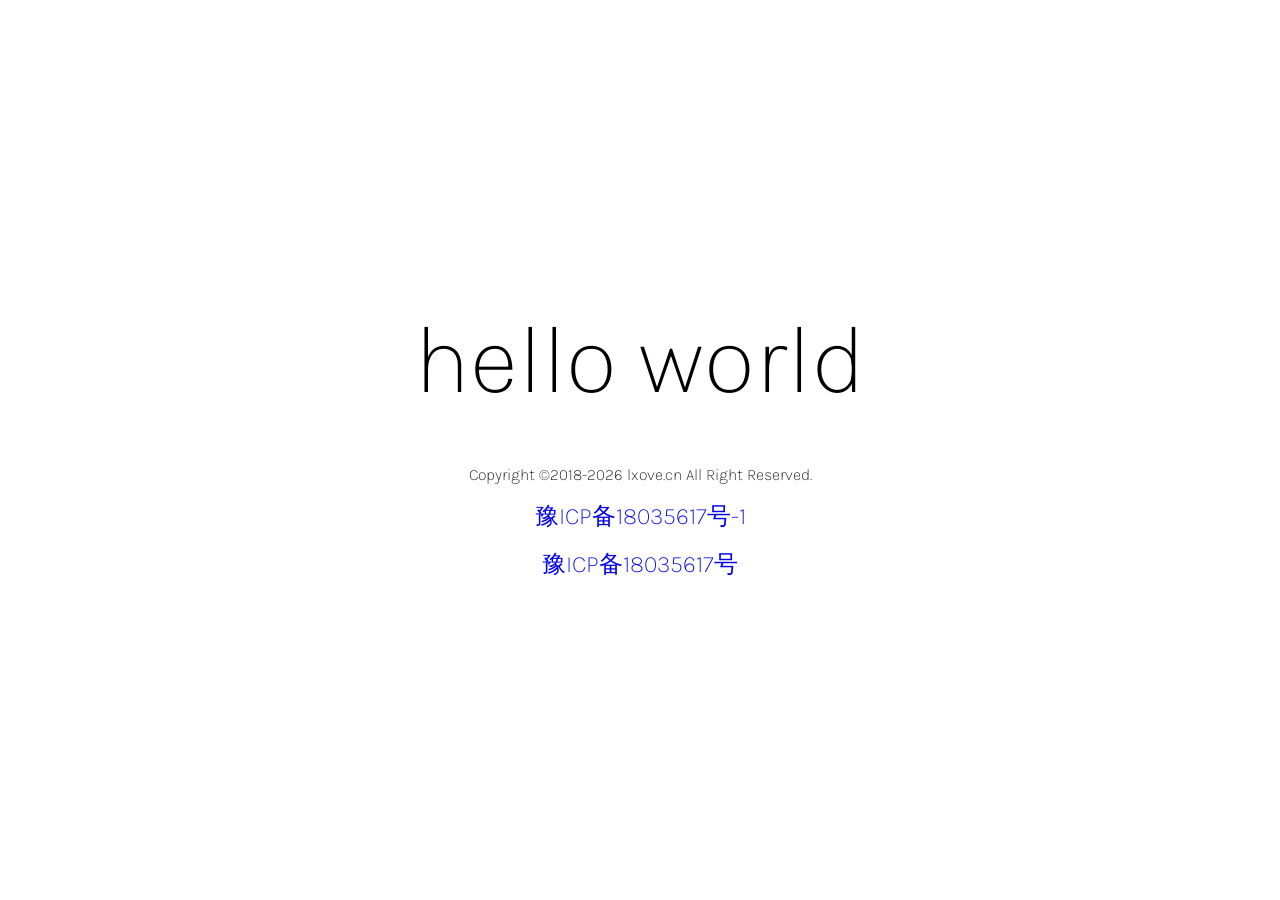
<file: index.html>
<!DOCTYPE html>
<html>
    <head>
        <title>hello world</title>

        <link href="https://fonts.googleapis.com/css?family=Karla:400" rel="stylesheet" type="text/css">

        <style>
            html, body {
                height: 100%;
            }

            body {
                margin: 0;
                padding: 0;
                width: 100%;
                display: table;
                font-weight: 100;
                font-family: 'Karla';
            }

            .container {
                text-align: center;
                display: table-cell;
                vertical-align: middle;
            }

            .content {
                text-align: center;
                display: inline-block;
            }

            .title {
                font-size: 96px;
            }

            .opt {
                margin-top: 30px;
            }

            .opt a {
              text-decoration: none;
              font-size: 150%;
            }
            
            a:hover {
              color: red;
            }
        </style>
    </head>
    <body>
        <div class="container">
            <div class="content">
                <div class="title" title="Laragon">hello world</div>
     
                <div class="info"><br />

                </div>
                <div class="opt">
                  <!-- <div><a title="Getting Started" href="https://laragon.org/docs">Getting Started</a></div> -->
                  <div class="text">
                    Copyright &copy;2018-2026 lxove.cn All Right Reserved.
                    <p class="dev_info">
                        <a href="https://beian.miit.gov.cn/" rel="nofollow" target="_blank">豫ICP备18035617号-1</a>
                    </p>
                    <p class="dev_info">
                        <a href="https://beian.miit.gov.cn/" rel="nofollow" target="_blank">豫ICP备18035617号</a>
                    </p>
                </div>
                </div>
            </div>

        </div>

    </body>
</html>
</file>
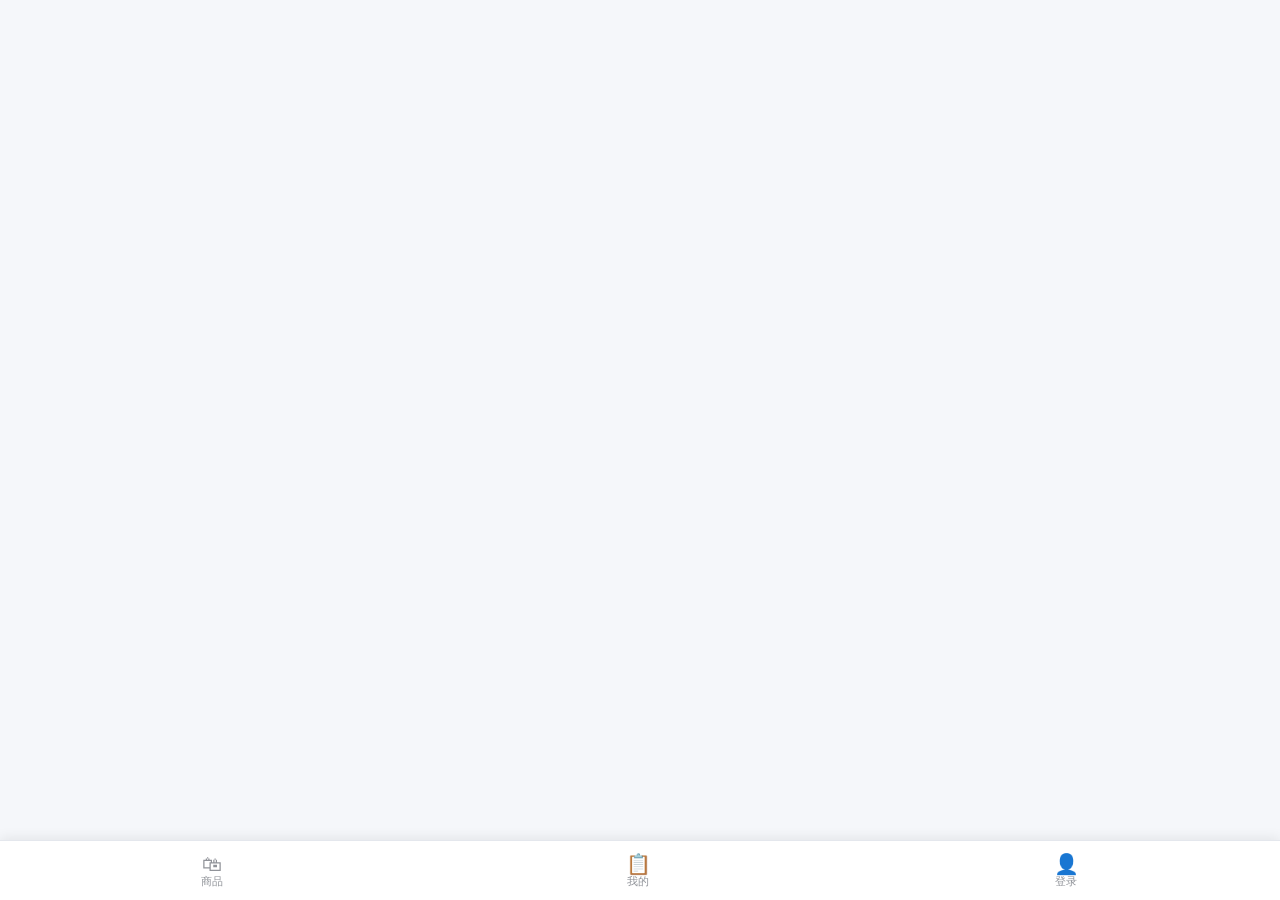
<file: fruit_ordering/index.html>
<!doctype html>
<html lang="zh-CN">
  <head>
    <meta charset="UTF-8" />
    <meta name="viewport" content="width=device-width, initial-scale=1.0" />
    <title>水果订餐系统</title>
    <script type="module" crossorigin src="/fruit_ordering/assets/index-CHclAu25.js"></script>
    <link rel="stylesheet" crossorigin href="/fruit_ordering/assets/index-DONQ1Suo.css">
  </head>
  <body>
    <div id="app"></div>
  </body>
</html>
</file>
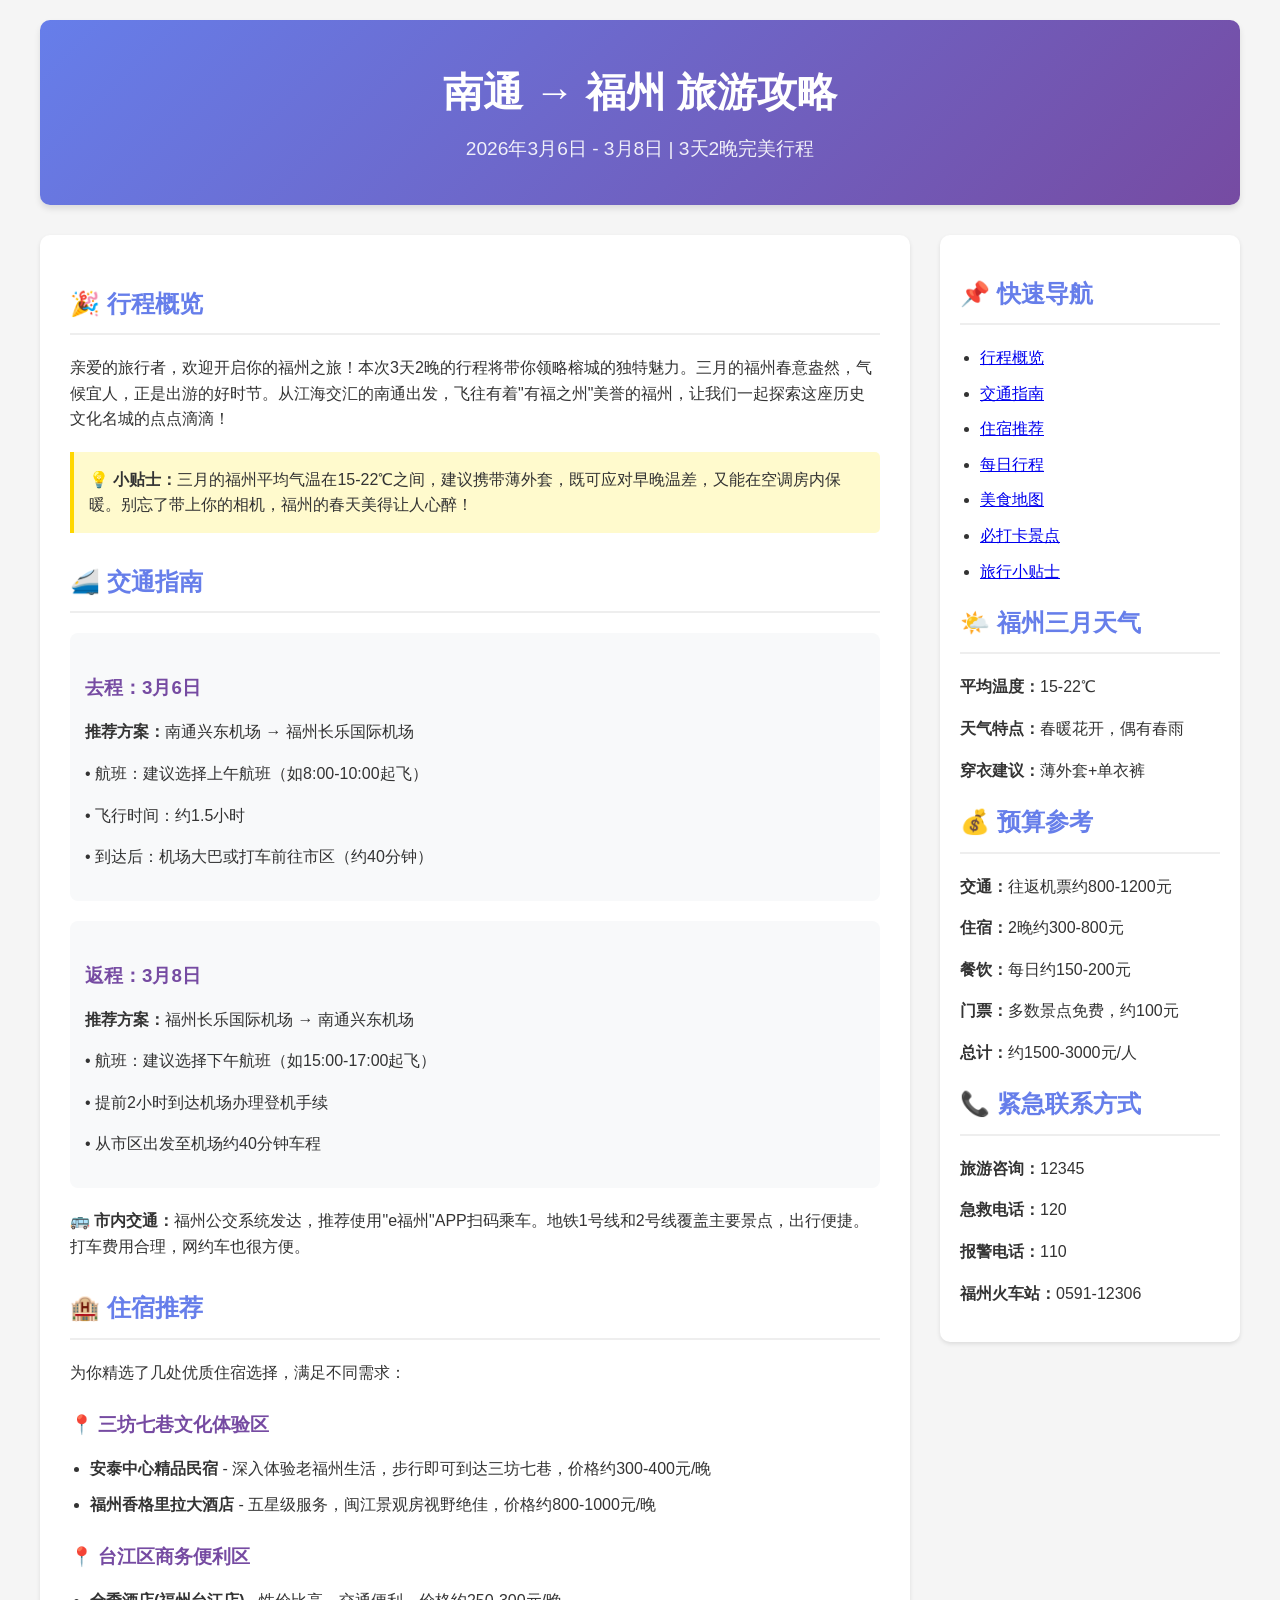
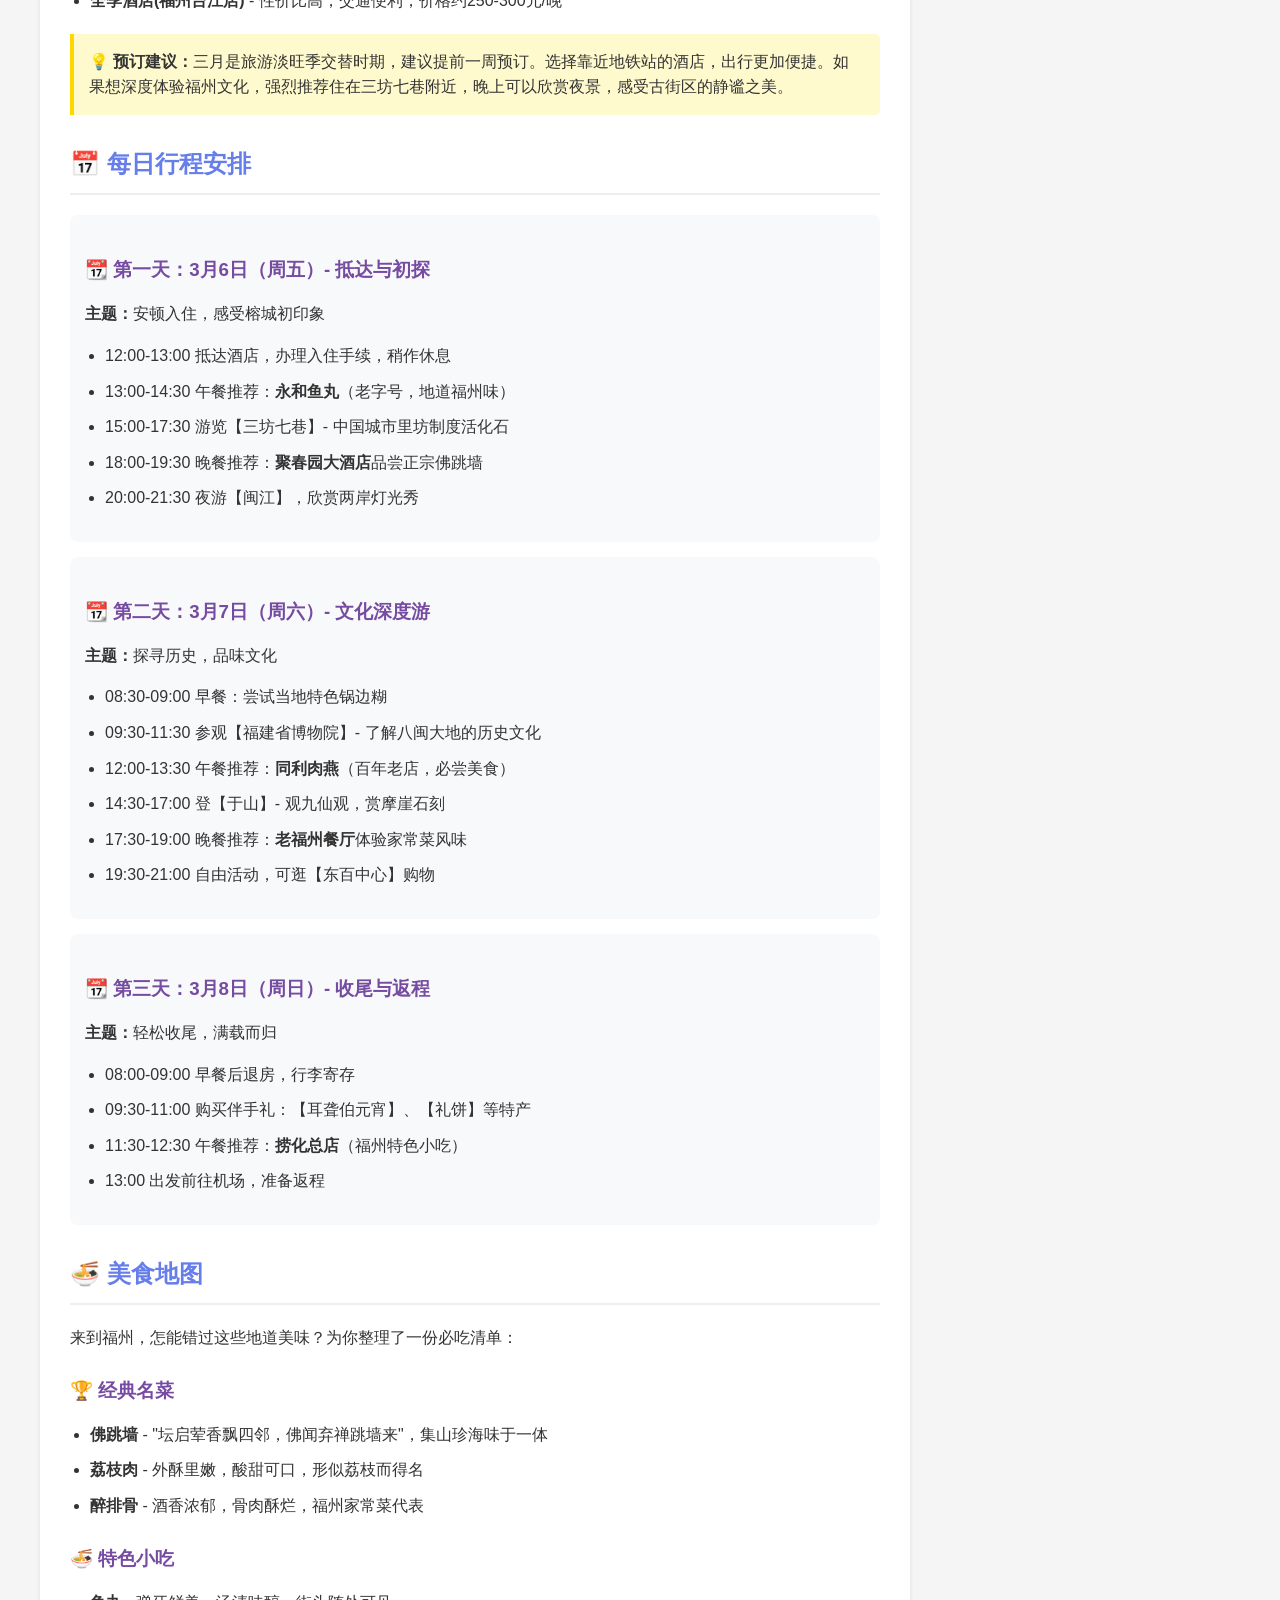
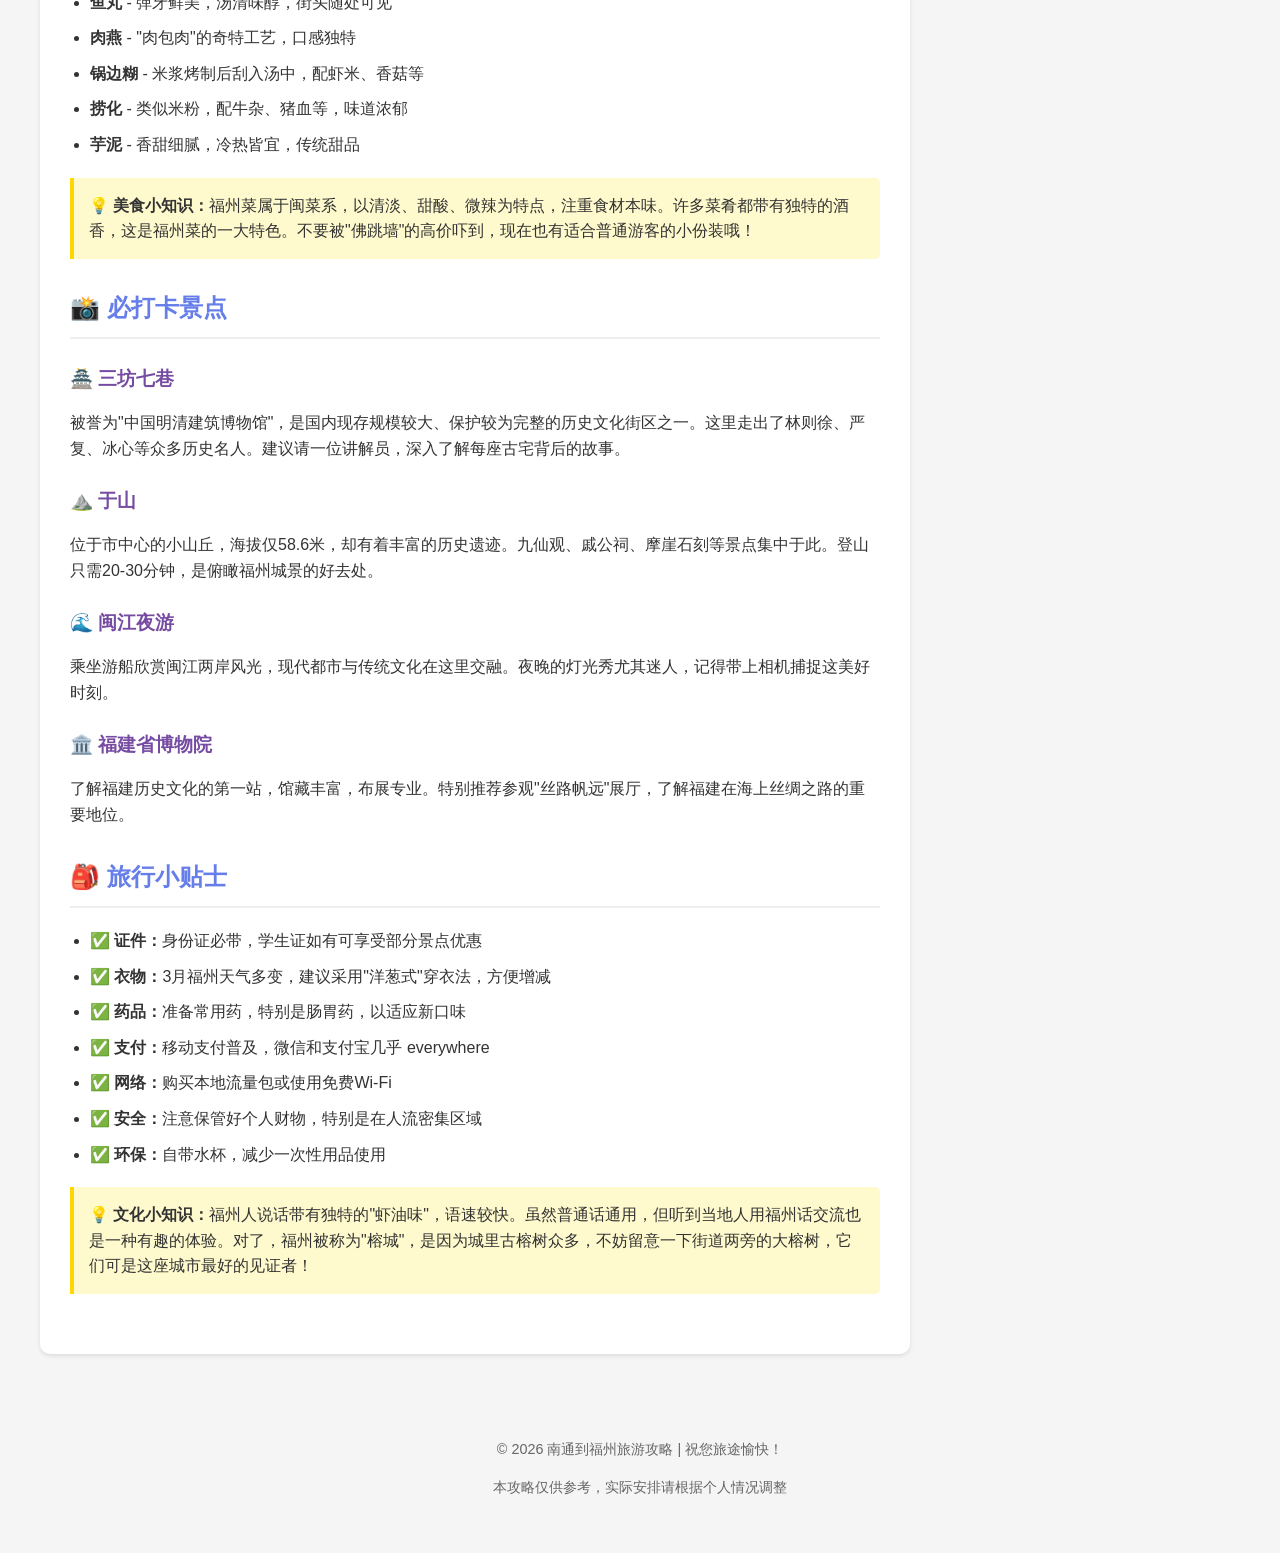
<file: nantong-to-fuzhou.html>
<!DOCTYPE html>
<html lang="zh-CN">
<head>
    <meta charset="UTF-8">
    <meta name="viewport" content="width=device-width, initial-scale=1.0">
    <title>南通到福州旅游攻略 | 3月6日-8日行程</title>
    <style>
        body {
            font-family: 'Arial', sans-serif;
            line-height: 1.6;
            color: #333;
            max-width: 1200px;
            margin: 0 auto;
            padding: 20px;
            background-color: #f5f5f5;
        }
        .header {
            text-align: center;
            background: linear-gradient(135deg, #667eea 0%, #764ba2 100%);
            color: white;
            padding: 40px 20px;
            border-radius: 10px;
            margin-bottom: 30px;
            box-shadow: 0 4px 6px rgba(0, 0, 0, 0.1);
        }
        h1 {
            margin: 0;
            font-size: 2.5em;
        }
        .date-info {
            font-size: 1.2em;
            opacity: 0.9;
            margin-top: 10px;
        }
        .container {
            display: grid;
            grid-template-columns: 1fr 300px;
            gap: 30px;
        }
        @media (max-width: 768px) {
            .container {
                grid-template-columns: 1fr;
            }
        }
        .content {
            background: white;
            padding: 30px;
            border-radius: 10px;
            box-shadow: 0 2px 4px rgba(0, 0, 0, 0.1);
        }
        .sidebar {
            background: white;
            padding: 20px;
            border-radius: 10px;
            box-shadow: 0 2px 4px rgba(0, 0, 0, 0.1);
            align-self: start;
        }
        section {
            margin-bottom: 30px;
        }
        h2 {
            color: #667eea;
            border-bottom: 2px solid #eee;
            padding-bottom: 10px;
            margin-bottom: 20px;
        }
        h3 {
            color: #764ba2;
            margin: 25px 0 15px 0;
        }
        ul {
            padding-left: 20px;
        }
        li {
            margin: 10px 0;
        }
        .highlight {
            background: #fffacd;
            padding: 15px;
            border-left: 4px solid #ffd700;
            margin: 20px 0;
            border-radius: 0 5px 5px 0;
        }
        .transport {
            display: flex;
            justify-content: space-between;
            margin: 20px 0;
            padding: 15px;
            background: #f8f9fa;
            border-radius: 8px;
        }
        .day-plan {
            background: #f8f9fa;
            padding: 15px;
            border-radius: 8px;
            margin: 15px 0;
        }
        footer {
            text-align: center;
            margin-top: 50px;
            color: #666;
            font-size: 0.9em;
            padding: 20px;
        }
    </style>
</head>
<body>
    <div class="header">
        <h1>南通 → 福州 旅游攻略</h1>
        <div class="date-info">2026年3月6日 - 3月8日 | 3天2晚完美行程</div>
    </div>

    <div class="container">
        <div class="content">
            <section>
                <h2>🎉 行程概览</h2>
                <p>亲爱的旅行者，欢迎开启你的福州之旅！本次3天2晚的行程将带你领略榕城的独特魅力。三月的福州春意盎然，气候宜人，正是出游的好时节。从江海交汇的南通出发，飞往有着"有福之州"美誉的福州，让我们一起探索这座历史文化名城的点点滴滴！</p>
                
                <div class="highlight">
                    <strong>💡 小贴士：</strong>三月的福州平均气温在15-22℃之间，建议携带薄外套，既可应对早晚温差，又能在空调房内保暖。别忘了带上你的相机，福州的春天美得让人心醉！
                </div>
            </section>

            <section>
                <h2>🚄 交通指南</h2>
                
                <div class="transport">
                    <div>
                        <h3>去程：3月6日</h3>
                        <p><strong>推荐方案：</strong>南通兴东机场 → 福州长乐国际机场</p>
                        <p>• 航班：建议选择上午航班（如8:00-10:00起飞）</p>
                        <p>• 飞行时间：约1.5小时</p>
                        <p>• 到达后：机场大巴或打车前往市区（约40分钟）</p>
                    </div>
                </div>
                
                <div class="transport">
                    <div>
                        <h3>返程：3月8日</h3>
                        <p><strong>推荐方案：</strong>福州长乐国际机场 → 南通兴东机场</p>
                        <p>• 航班：建议选择下午航班（如15:00-17:00起飞）</p>
                        <p>• 提前2小时到达机场办理登机手续</p>
                        <p>• 从市区出发至机场约40分钟车程</p>
                    </div>
                </div>
                
                <p><strong>🚌 市内交通：</strong>福州公交系统发达，推荐使用"e福州"APP扫码乘车。地铁1号线和2号线覆盖主要景点，出行便捷。打车费用合理，网约车也很方便。</p>
            </section>

            <section>
                <h2>🏨 住宿推荐</h2>
                <p>为你精选了几处优质住宿选择，满足不同需求：</p>
                
                <h3>📍 三坊七巷文化体验区</h3>
                <ul>
                    <li><strong>安泰中心精品民宿</strong> - 深入体验老福州生活，步行即可到达三坊七巷，价格约300-400元/晚</li>
                    <li><strong>福州香格里拉大酒店</strong> - 五星级服务，闽江景观房视野绝佳，价格约800-1000元/晚</li>
                </ul>
                
                <h3>📍 台江区商务便利区</h3>
                <ul>
                    <li><strong>全季酒店(福州台江店)</strong> - 性价比高，交通便利，价格约250-300元/晚</li>
                </ul>
                
                <div class="highlight">
                    <strong>💡 预订建议：</strong>三月是旅游淡旺季交替时期，建议提前一周预订。选择靠近地铁站的酒店，出行更加便捷。如果想深度体验福州文化，强烈推荐住在三坊七巷附近，晚上可以欣赏夜景，感受古街区的静谧之美。
                </div>
            </section>

            <section>
                <h2>📅 每日行程安排</h2>
                
                <div class="day-plan">
                    <h3>📆 第一天：3月6日（周五）- 抵达与初探</h3>
                    <p><strong>主题：</strong>安顿入住，感受榕城初印象</p>
                    <ul>
                        <li>12:00-13:00 抵达酒店，办理入住手续，稍作休息</li>
                        <li>13:00-14:30 午餐推荐：<strong>永和鱼丸</strong>（老字号，地道福州味）</li>
                        <li>15:00-17:30 游览【三坊七巷】- 中国城市里坊制度活化石</li>
                        <li>18:00-19:30 晚餐推荐：<strong>聚春园大酒店</strong>品尝正宗佛跳墙</li>
                        <li>20:00-21:30 夜游【闽江】，欣赏两岸灯光秀</li>
                    </ul>
                </div>
                
                <div class="day-plan">
                    <h3>📆 第二天：3月7日（周六）- 文化深度游</h3>
                    <p><strong>主题：</strong>探寻历史，品味文化</p>
                    <ul>
                        <li>08:30-09:00 早餐：尝试当地特色锅边糊</li>
                        <li>09:30-11:30 参观【福建省博物院】- 了解八闽大地的历史文化</li>
                        <li>12:00-13:30 午餐推荐：<strong>同利肉燕</strong>（百年老店，必尝美食）</li>
                        <li>14:30-17:00 登【于山】- 观九仙观，赏摩崖石刻</li>
                        <li>17:30-19:00 晚餐推荐：<strong>老福州餐厅</strong>体验家常菜风味</li>
                        <li>19:30-21:00 自由活动，可逛【东百中心】购物</li>
                    </ul>
                </div>
                
                <div class="day-plan">
                    <h3>📆 第三天：3月8日（周日）- 收尾与返程</h3>
                    <p><strong>主题：</strong>轻松收尾，满载而归</p>
                    <ul>
                        <li>08:00-09:00 早餐后退房，行李寄存</li>
                        <li>09:30-11:00 购买伴手礼：【耳聋伯元宵】、【礼饼】等特产</li>
                        <li>11:30-12:30 午餐推荐：<strong>捞化总店</strong>（福州特色小吃）</li>
                        <li>13:00 出发前往机场，准备返程</li>
                    </ul>
                </div>
            </section>

            <section>
                <h2>🍜 美食地图</h2>
                <p>来到福州，怎能错过这些地道美味？为你整理了一份必吃清单：</p>
                
                <h3>🏆 经典名菜</h3>
                <ul>
                    <li><strong>佛跳墙</strong> - "坛启荤香飘四邻，佛闻弃禅跳墙来"，集山珍海味于一体</li>
                    <li><strong>荔枝肉</strong> - 外酥里嫩，酸甜可口，形似荔枝而得名</li>
                    <li><strong>醉排骨</strong> - 酒香浓郁，骨肉酥烂，福州家常菜代表</li>
                </ul>
                
                <h3>🍜 特色小吃</h3>
                <ul>
                    <li><strong>鱼丸</strong> - 弹牙鲜美，汤清味醇，街头随处可见</li>
                    <li><strong>肉燕</strong> - "肉包肉"的奇特工艺，口感独特</li>
                    <li><strong>锅边糊</strong> - 米浆烤制后刮入汤中，配虾米、香菇等</li>
                    <li><strong>捞化</strong> - 类似米粉，配牛杂、猪血等，味道浓郁</li>
                    <li><strong>芋泥</strong> - 香甜细腻，冷热皆宜，传统甜品</li>
                </ul>
                
                <div class="highlight">
                    <strong>💡 美食小知识：</strong>福州菜属于闽菜系，以清淡、甜酸、微辣为特点，注重食材本味。许多菜肴都带有独特的酒香，这是福州菜的一大特色。不要被"佛跳墙"的高价吓到，现在也有适合普通游客的小份装哦！
                </div>
            </section>

            <section>
                <h2>📸 必打卡景点</h2>
                
                <h3>🏯 三坊七巷</h3>
                <p>被誉为"中国明清建筑博物馆"，是国内现存规模较大、保护较为完整的历史文化街区之一。这里走出了林则徐、严复、冰心等众多历史名人。建议请一位讲解员，深入了解每座古宅背后的故事。</p>
                
                <h3>⛰️ 于山</h3>
                <p>位于市中心的小山丘，海拔仅58.6米，却有着丰富的历史遗迹。九仙观、戚公祠、摩崖石刻等景点集中于此。登山只需20-30分钟，是俯瞰福州城景的好去处。</p>
                
                <h3>🌊 闽江夜游</h3>
                <p>乘坐游船欣赏闽江两岸风光，现代都市与传统文化在这里交融。夜晚的灯光秀尤其迷人，记得带上相机捕捉这美好时刻。</p>
                
                <h3>🏛️ 福建省博物院</h3>
                <p>了解福建历史文化的第一站，馆藏丰富，布展专业。特别推荐参观"丝路帆远"展厅，了解福建在海上丝绸之路的重要地位。</p>
            </section>

            <section>
                <h2>🎒 旅行小贴士</h2>
                <ul>
                    <li>✅ <strong>证件：</strong>身份证必带，学生证如有可享受部分景点优惠</li>
                    <li>✅ <strong>衣物：</strong>3月福州天气多变，建议采用"洋葱式"穿衣法，方便增减</li>
                    <li>✅ <strong>药品：</strong>准备常用药，特别是肠胃药，以适应新口味</li>
                    <li>✅ <strong>支付：</strong>移动支付普及，微信和支付宝几乎 everywhere</li>
                    <li>✅ <strong>网络：</strong>购买本地流量包或使用免费Wi-Fi</li>
                    <li>✅ <strong>安全：</strong>注意保管好个人财物，特别是在人流密集区域</li>
                    <li>✅ <strong>环保：</strong>自带水杯，减少一次性用品使用</li>
                </ul>
                
                <div class="highlight">
                    <strong>💡 文化小知识：</strong>福州人说话带有独特的"虾油味"，语速较快。虽然普通话通用，但听到当地人用福州话交流也是一种有趣的体验。对了，福州被称为"榕城"，是因为城里古榕树众多，不妨留意一下街道两旁的大榕树，它们可是这座城市最好的见证者！
                </div>
            </section>
        </div>

        <div class="sidebar">
            <h2>📌 快速导航</h2>
            <ul>
                <li><a href="#overview">行程概览</a></li>
                <li><a href="#transport">交通指南</a></li>
                <li><a href="#accommodation">住宿推荐</a></li>
                <li><a href="#itinerary">每日行程</a></li>
                <li><a href="#food">美食地图</a></li>
                <li><a href="#attractions">必打卡景点</a></li>
                <li><a href="#tips">旅行小贴士</a></li>
            </ul>

            <h2>🌤️ 福州三月天气</h2>
            <p><strong>平均温度：</strong>15-22℃</p>
            <p><strong>天气特点：</strong>春暖花开，偶有春雨</p>
            <p><strong>穿衣建议：</strong>薄外套+单衣裤</p>
            
            <h2>💰 预算参考</h2>
            <p><strong>交通：</strong>往返机票约800-1200元</p>
            <p><strong>住宿：</strong>2晚约300-800元</p>
            <p><strong>餐饮：</strong>每日约150-200元</p>
            <p><strong>门票：</strong>多数景点免费，约100元</p>
            <p><strong>总计：</strong>约1500-3000元/人</p>

            <h2>📞 紧急联系方式</h2>
            <p><strong>旅游咨询：</strong>12345</p>
            <p><strong>急救电话：</strong>120</p>
            <p><strong>报警电话：</strong>110</p>
            <p><strong>福州火车站：</strong>0591-12306</p>
        </div>
    </div>

    <footer>
        <p>© 2026 南通到福州旅游攻略 | 祝您旅途愉快！</p>
        <p>本攻略仅供参考，实际安排请根据个人情况调整</p>
    </footer>
</body>
</html>
</file>
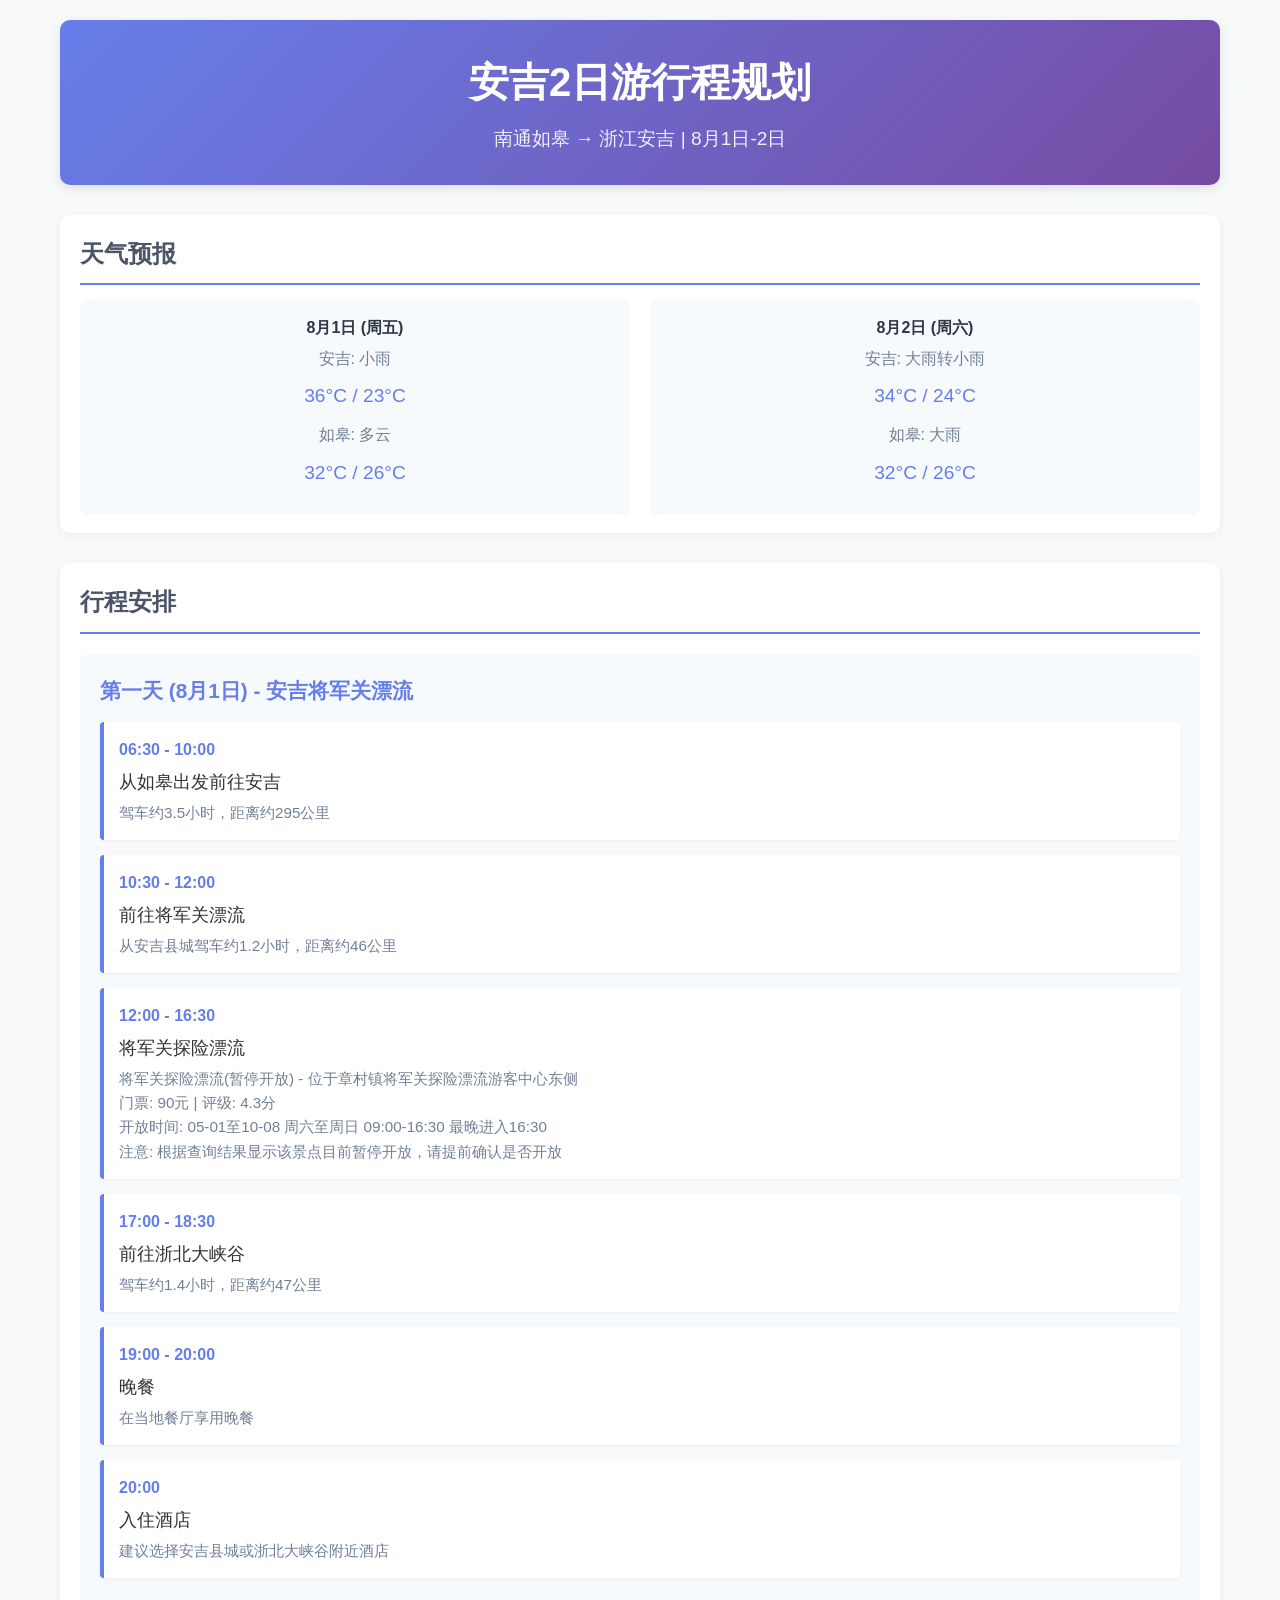
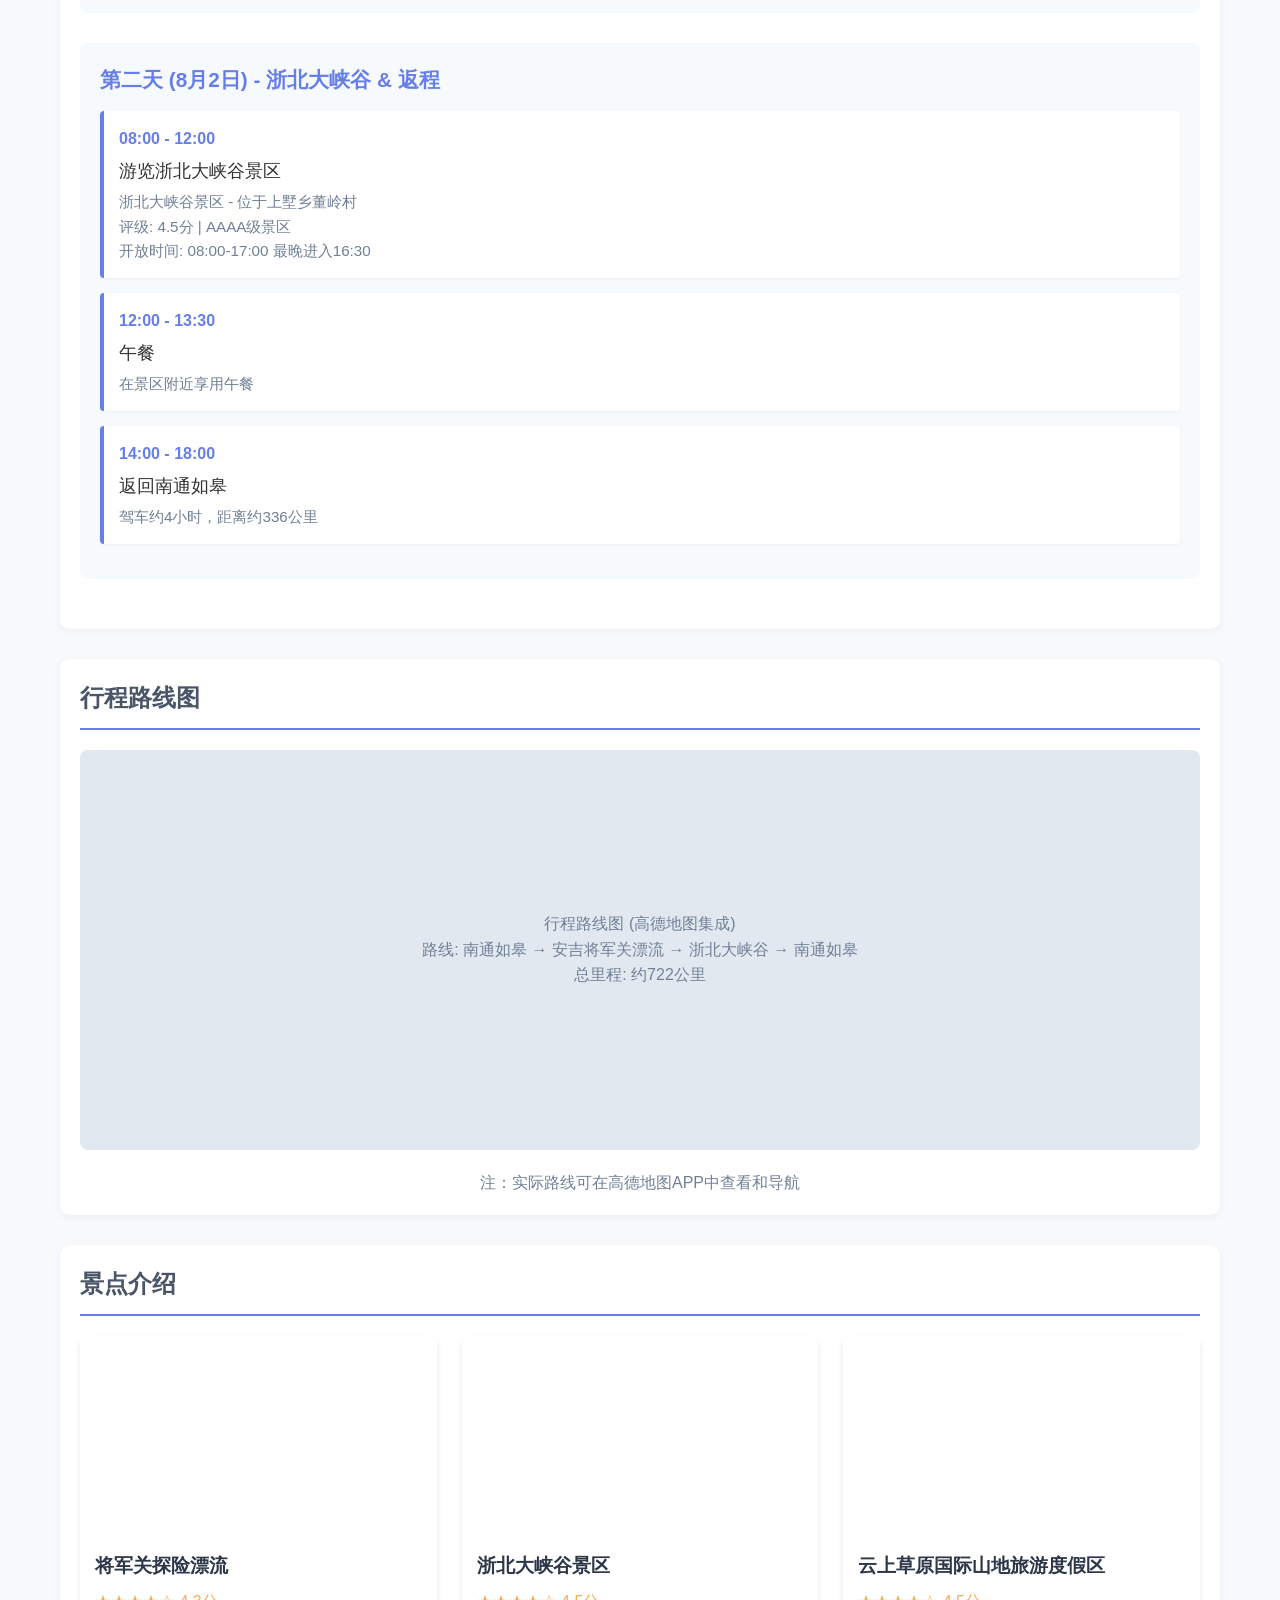
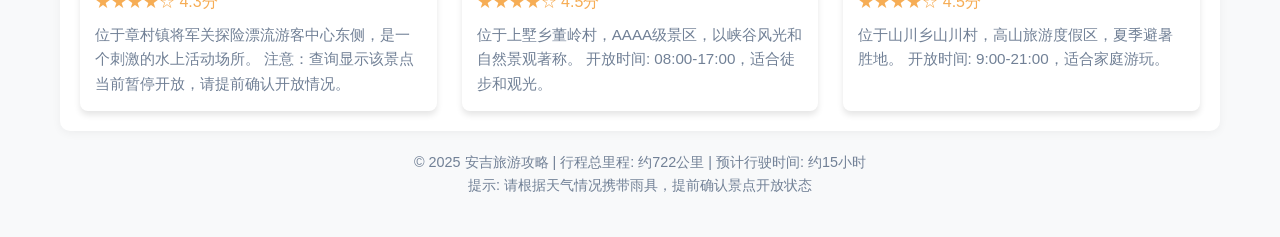
<file: travel.html>
<!DOCTYPE html>
<html lang="zh-CN">
<head>
    <meta charset="UTF-8">
    <meta name="viewport" content="width=device-width, initial-scale=1.0">
    <title>安吉2日游行程规划</title>
    <style>
        * {
            margin: 0;
            padding: 0;
            box-sizing: border-box;
        }

        body {
            font-family: 'Helvetica Neue', Helvetica, Arial, sans-serif;
            line-height: 1.6;
            color: #333;
            background-color: #f8f9fa;
        }

        .container {
            max-width: 1200px;
            margin: 0 auto;
            padding: 20px;
        }

        header {
            text-align: center;
            padding: 30px 0;
            background: linear-gradient(135deg, #667eea 0%, #764ba2 100%);
            color: white;
            border-radius: 10px;
            margin-bottom: 30px;
            box-shadow: 0 4px 12px rgba(0,0,0,0.1);
        }

        h1 {
            font-size: 2.5rem;
            margin-bottom: 10px;
        }

        .subtitle {
            font-size: 1.2rem;
            opacity: 0.9;
        }

        .weather-section {
            background: white;
            border-radius: 10px;
            padding: 20px;
            margin-bottom: 30px;
            box-shadow: 0 2px 10px rgba(0,0,0,0.05);
        }

        .weather-title {
            font-size: 1.5rem;
            margin-bottom: 15px;
            color: #4a5568;
            border-bottom: 2px solid #667eea;
            padding-bottom: 10px;
        }

        .weather-grid {
            display: grid;
            grid-template-columns: repeat(auto-fit, minmax(250px, 1fr));
            gap: 20px;
        }

        .weather-card {
            background: #f7fafc;
            border-radius: 8px;
            padding: 15px;
            text-align: center;
            box-shadow: 0 1px 3px rgba(0,0,0,0.05);
        }

        .weather-date {
            font-weight: bold;
            color: #2d3748;
            margin-bottom: 5px;
        }

        .weather-temp {
            font-size: 1.2rem;
            color: #667eea;
            margin: 10px 0;
        }

        .weather-condition {
            color: #718096;
        }

        .itinerary-section {
            background: white;
            border-radius: 10px;
            padding: 20px;
            margin-bottom: 30px;
            box-shadow: 0 2px 10px rgba(0,0,0,0.05);
        }

        .itinerary-title {
            font-size: 1.5rem;
            margin-bottom: 20px;
            color: #4a5568;
            border-bottom: 2px solid #667eea;
            padding-bottom: 10px;
        }

        .day-plan {
            margin-bottom: 30px;
            padding: 20px;
            background: #f7fafc;
            border-radius: 8px;
        }

        .day-title {
            font-size: 1.3rem;
            color: #667eea;
            margin-bottom: 15px;
        }

        .activity {
            margin-bottom: 15px;
            padding: 15px;
            background: white;
            border-left: 4px solid #667eea;
            border-radius: 4px;
            box-shadow: 0 1px 3px rgba(0,0,0,0.05);
        }

        .activity-time {
            font-weight: bold;
            color: #667eea;
            margin-bottom: 5px;
        }

        .activity-name {
            font-size: 1.1rem;
            margin-bottom: 5px;
        }

        .activity-details {
            color: #718096;
            font-size: 0.95rem;
        }

        .map-section {
            background: white;
            border-radius: 10px;
            padding: 20px;
            margin-bottom: 30px;
            box-shadow: 0 2px 10px rgba(0,0,0,0.05);
        }

        .map-title {
            font-size: 1.5rem;
            margin-bottom: 20px;
            color: #4a5568;
            border-bottom: 2px solid #667eea;
            padding-bottom: 10px;
        }

        .map-container {
            height: 400px;
            background: #e2e8f0;
            border-radius: 8px;
            display: flex;
            align-items: center;
            justify-content: center;
            margin-bottom: 20px;
        }

        .map-placeholder {
            text-align: center;
            color: #718096;
        }

        .map-placeholder img {
            max-width: 100%;
            height: auto;
            border-radius: 8px;
        }

        .attractions-section {
            background: white;
            border-radius: 10px;
            padding: 20px;
            box-shadow: 0 2px 10px rgba(0,0,0,0.05);
        }

        .attractions-title {
            font-size: 1.5rem;
            margin-bottom: 20px;
            color: #4a5568;
            border-bottom: 2px solid #667eea;
            padding-bottom: 10px;
        }

        .attractions-grid {
            display: grid;
            grid-template-columns: repeat(auto-fit, minmax(300px, 1fr));
            gap: 25px;
        }

        .attraction-card {
            border-radius: 8px;
            overflow: hidden;
            box-shadow: 0 4px 6px rgba(0,0,0,0.1);
            transition: transform 0.3s ease, box-shadow 0.3s ease;
        }

        .attraction-card:hover {
            transform: translateY(-5px);
            box-shadow: 0 10px 15px rgba(0,0,0,0.1);
        }

        .attraction-image {
            height: 200px;
            background-size: cover;
            background-position: center;
        }

        .attraction-info {
            padding: 15px;
        }

        .attraction-name {
            font-size: 1.2rem;
            font-weight: bold;
            margin-bottom: 8px;
            color: #2d3748;
        }

        .attraction-rating {
            color: #f6ad55;
            margin-bottom: 8px;
        }

        .attraction-description {
            color: #718096;
            font-size: 0.95rem;
        }

        footer {
            text-align: center;
            padding: 20px;
            color: #718096;
            font-size: 0.9rem;
        }

        @media (max-width: 768px) {
            .container {
                padding: 10px;
            }

            h1 {
                font-size: 2rem;
            }

            .weather-grid,
            .attractions-grid {
                grid-template-columns: 1fr;
            }

            .map-container {
                height: 300px;
            }
        }
    </style>
</head>
<body>
    <div class="container">
        <header>
            <h1>安吉2日游行程规划</h1>
            <div class="subtitle">南通如皋 → 浙江安吉 | 8月1日-2日</div>
        </header>

        <section class="weather-section">
            <h2 class="weather-title">天气预报</h2>
            <div class="weather-grid">
                <div class="weather-card">
                    <div class="weather-date">8月1日 (周五)</div>
                    <div class="weather-condition">安吉: 小雨</div>
                    <div class="weather-temp">36°C / 23°C</div>
                    <div class="weather-condition">如皋: 多云</div>
                    <div class="weather-temp">32°C / 26°C</div>
                </div>
                <div class="weather-card">
                    <div class="weather-date">8月2日 (周六)</div>
                    <div class="weather-condition">安吉: 大雨转小雨</div>
                    <div class="weather-temp">34°C / 24°C</div>
                    <div class="weather-condition">如皋: 大雨</div>
                    <div class="weather-temp">32°C / 26°C</div>
                </div>
            </div>
        </section>

        <section class="itinerary-section">
            <h2 class="itinerary-title">行程安排</h2>
            
            <div class="day-plan">
                <h3 class="day-title">第一天 (8月1日) - 安吉将军关漂流</h3>
                
                <div class="activity">
                    <div class="activity-time">06:30 - 10:00</div>
                    <div class="activity-name">从如皋出发前往安吉</div>
                    <div class="activity-details">驾车约3.5小时，距离约295公里</div>
                </div>
                
                <div class="activity">
                    <div class="activity-time">10:30 - 12:00</div>
                    <div class="activity-name">前往将军关漂流</div>
                    <div class="activity-details">从安吉县城驾车约1.2小时，距离约46公里</div>
                </div>
                
                <div class="activity">
                    <div class="activity-time">12:00 - 16:30</div>
                    <div class="activity-name">将军关探险漂流</div>
                    <div class="activity-details">
                        <p>将军关探险漂流(暂停开放) - 位于章村镇将军关探险漂流游客中心东侧</p>
                        <p>门票: 90元 | 评级: 4.3分</p>
                        <p>开放时间: 05-01至10-08 周六至周日 09:00-16:30 最晚进入16:30</p>
                        <p>注意: 根据查询结果显示该景点目前暂停开放，请提前确认是否开放</p>
                    </div>
                </div>
                
                <div class="activity">
                    <div class="activity-time">17:00 - 18:30</div>
                    <div class="activity-name">前往浙北大峡谷</div>
                    <div class="activity-details">驾车约1.4小时，距离约47公里</div>
                </div>
                
                <div class="activity">
                    <div class="activity-time">19:00 - 20:00</div>
                    <div class="activity-name">晚餐</div>
                    <div class="activity-details">在当地餐厅享用晚餐</div>
                </div>
                
                <div class="activity">
                    <div class="activity-time">20:00</div>
                    <div class="activity-name">入住酒店</div>
                    <div class="activity-details">建议选择安吉县城或浙北大峡谷附近酒店</div>
                </div>
            </div>
            
            <div class="day-plan">
                <h3 class="day-title">第二天 (8月2日) - 浙北大峡谷 & 返程</h3>
                
                <div class="activity">
                    <div class="activity-time">08:00 - 12:00</div>
                    <div class="activity-name">游览浙北大峡谷景区</div>
                    <div class="activity-details">
                        <p>浙北大峡谷景区 - 位于上墅乡董岭村</p>
                        <p>评级: 4.5分 | AAAA级景区</p>
                        <p>开放时间: 08:00-17:00 最晚进入16:30</p>
                    </div>
                </div>
                
                <div class="activity">
                    <div class="activity-time">12:00 - 13:30</div>
                    <div class="activity-name">午餐</div>
                    <div class="activity-details">在景区附近享用午餐</div>
                </div>
                
                <div class="activity">
                    <div class="activity-time">14:00 - 18:00</div>
                    <div class="activity-name">返回南通如皋</div>
                    <div class="activity-details">驾车约4小时，距离约336公里</div>
                </div>
            </div>
        </section>

        <section class="map-section">
            <h2 class="map-title">行程路线图</h2>
            <div class="map-container">
                <div class="map-placeholder">
                    <p>行程路线图 (高德地图集成)</p>
                    <p>路线: 南通如皋 → 安吉将军关漂流 → 浙北大峡谷 → 南通如皋</p>
                    <p>总里程: 约722公里</p>
                </div>
            </div>
            <p style="text-align: center; color: #718096;">
                注：实际路线可在高德地图APP中查看和导航
            </p>
        </section>

        <section class="attractions-section">
            <h2 class="attractions-title">景点介绍</h2>
            <div class="attractions-grid">
                <div class="attraction-card">
                    <div class="attraction-image" style="background-image: url('http://store.is.autonavi.com/showpic/64dad73b30edc439a4f6ea84d5cedae5'); background-size: cover;"></div>
                    <div class="attraction-info">
                        <div class="attraction-name">将军关探险漂流</div>
                        <div class="attraction-rating">★★★★☆ 4.3分</div>
                        <div class="attraction-description">
                            位于章村镇将军关探险漂流游客中心东侧，是一个刺激的水上活动场所。
                            注意：查询显示该景点当前暂停开放，请提前确认开放情况。
                        </div>
                    </div>
                </div>
                
                <div class="attraction-card">
                    <div class="attraction-image" style="background-image: url('http://store.is.autonavi.com/showpic/944b4226a7c4ab3bdc54ba0d048f6c70'); background-size: cover;"></div>
                    <div class="attraction-info">
                        <div class="attraction-name">浙北大峡谷景区</div>
                        <div class="attraction-rating">★★★★☆ 4.5分</div>
                        <div class="attraction-description">
                            位于上墅乡董岭村，AAAA级景区，以峡谷风光和自然景观著称。
                            开放时间: 08:00-17:00，适合徒步和观光。
                        </div>
                    </div>
                </div>
                
                <div class="attraction-card">
                    <div class="attraction-image" style="background-image: url('http://store.is.autonavi.com/showpic/894d4b064d8da3c5f4af9405ff96392d'); background-size: cover;"></div>
                    <div class="attraction-info">
                        <div class="attraction-name">云上草原国际山地旅游度假区</div>
                        <div class="attraction-rating">★★★★☆ 4.5分</div>
                        <div class="attraction-description">
                            位于山川乡山川村，高山旅游度假区，夏季避暑胜地。
                            开放时间: 9:00-21:00，适合家庭游玩。
                        </div>
                    </div>
                </div>
            </div>
        </section>

        <footer>
            <p>© 2025 安吉旅游攻略 | 行程总里程: 约722公里 | 预计行驶时间: 约15小时</p>
            <p>提示: 请根据天气情况携带雨具，提前确认景点开放状态</p>
        </footer>
    </div>
</body>
</html>
</file>
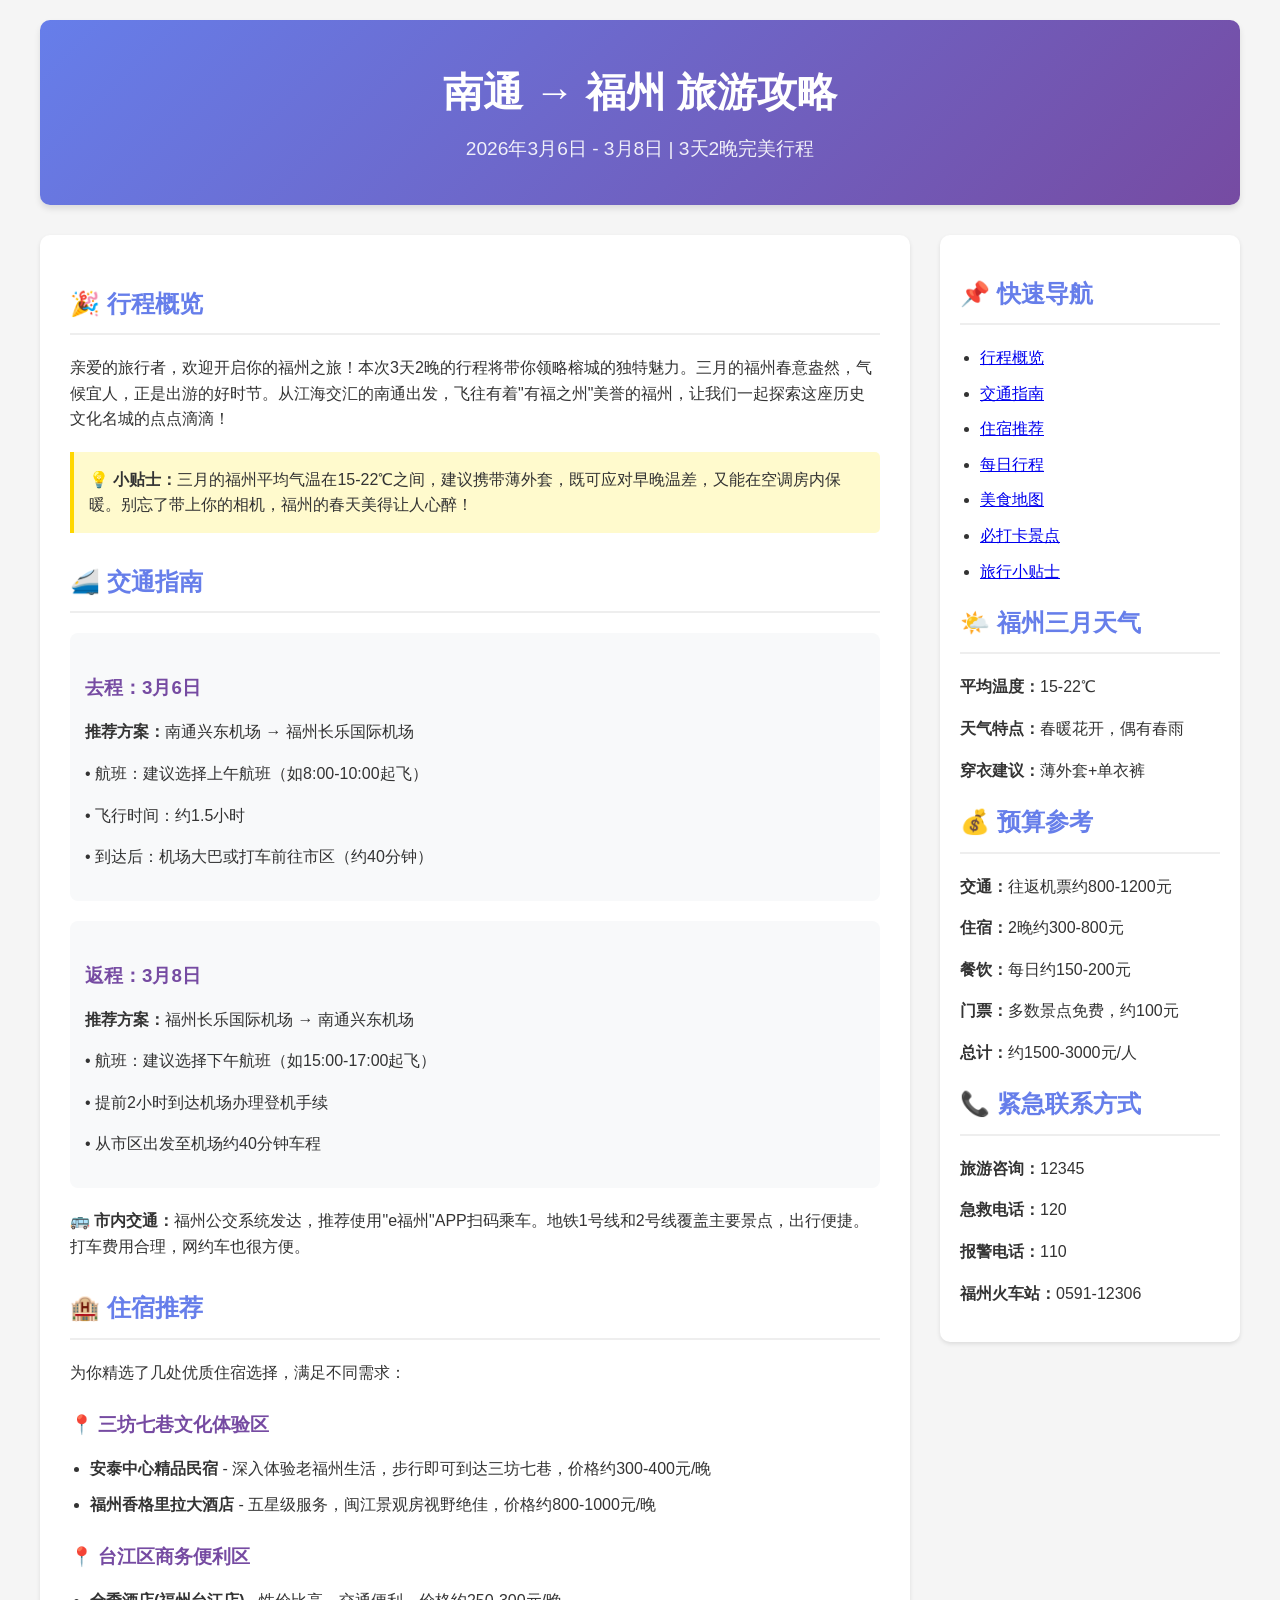
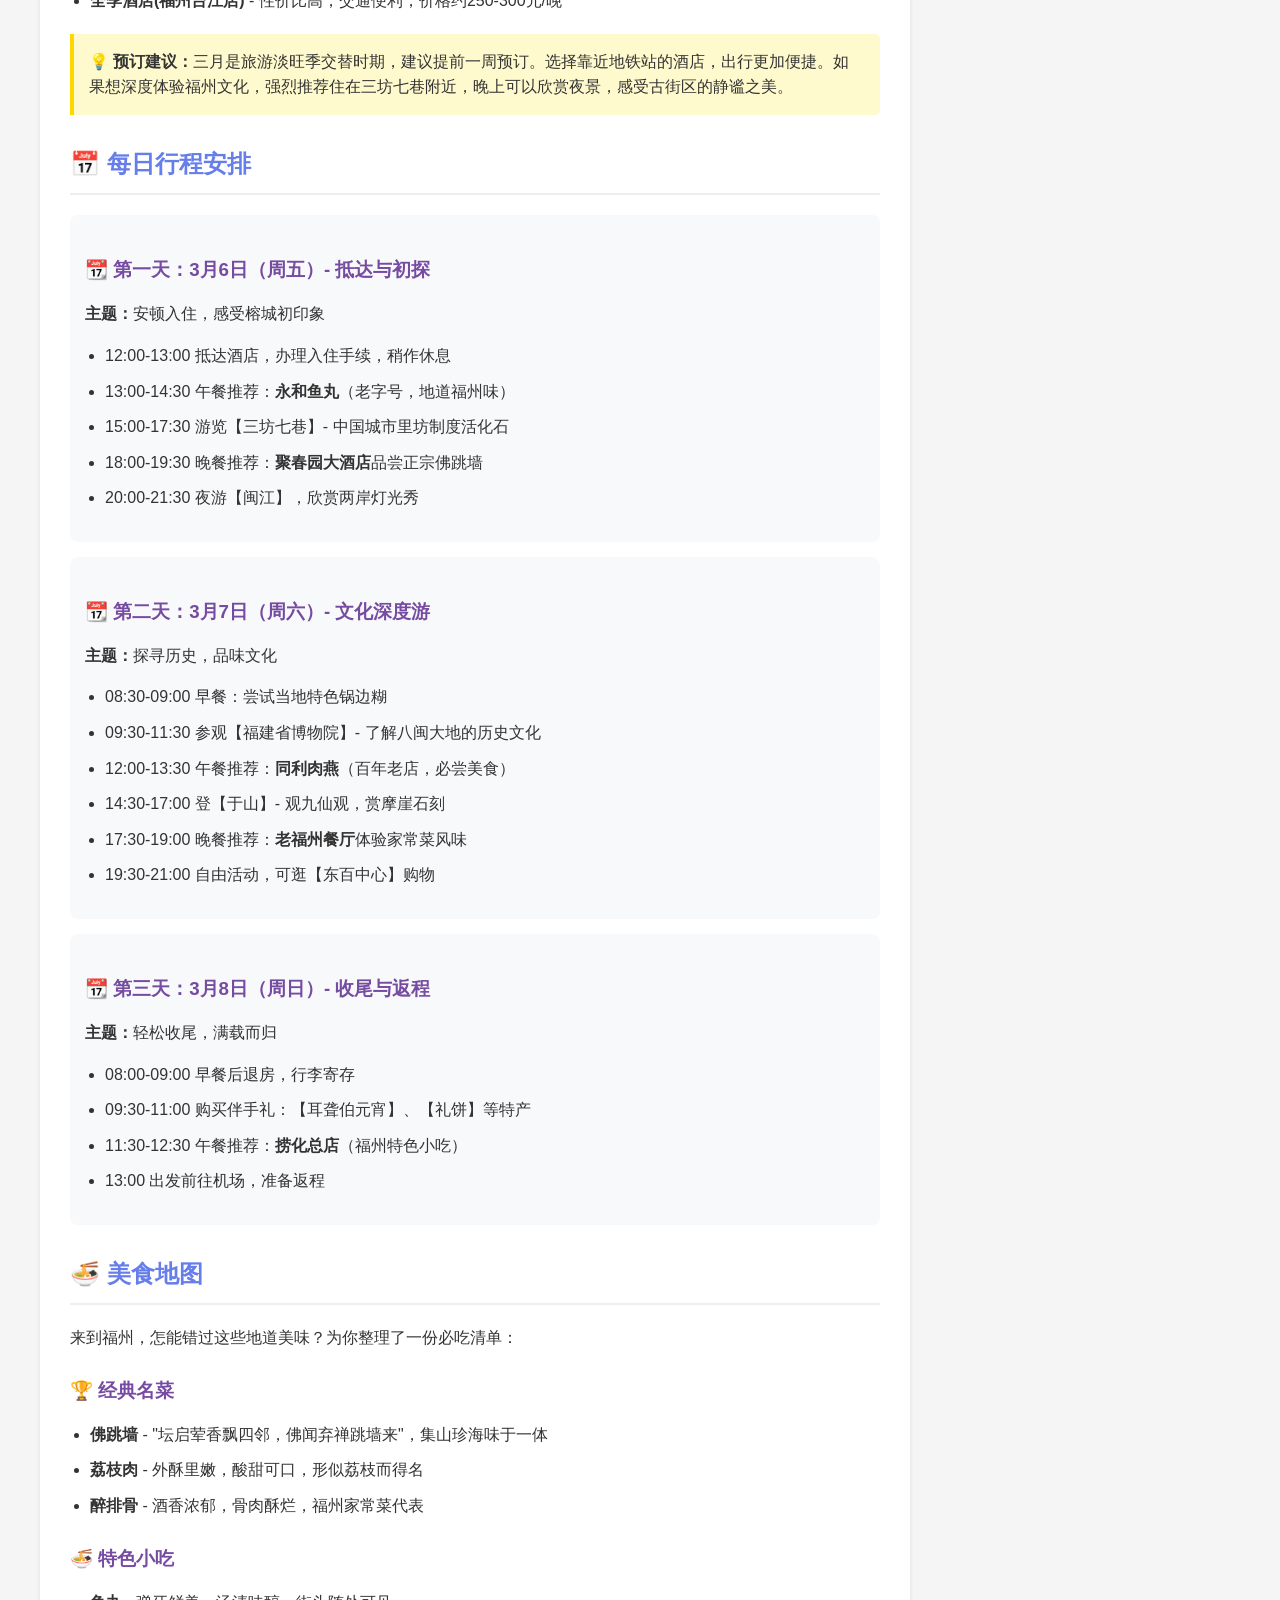
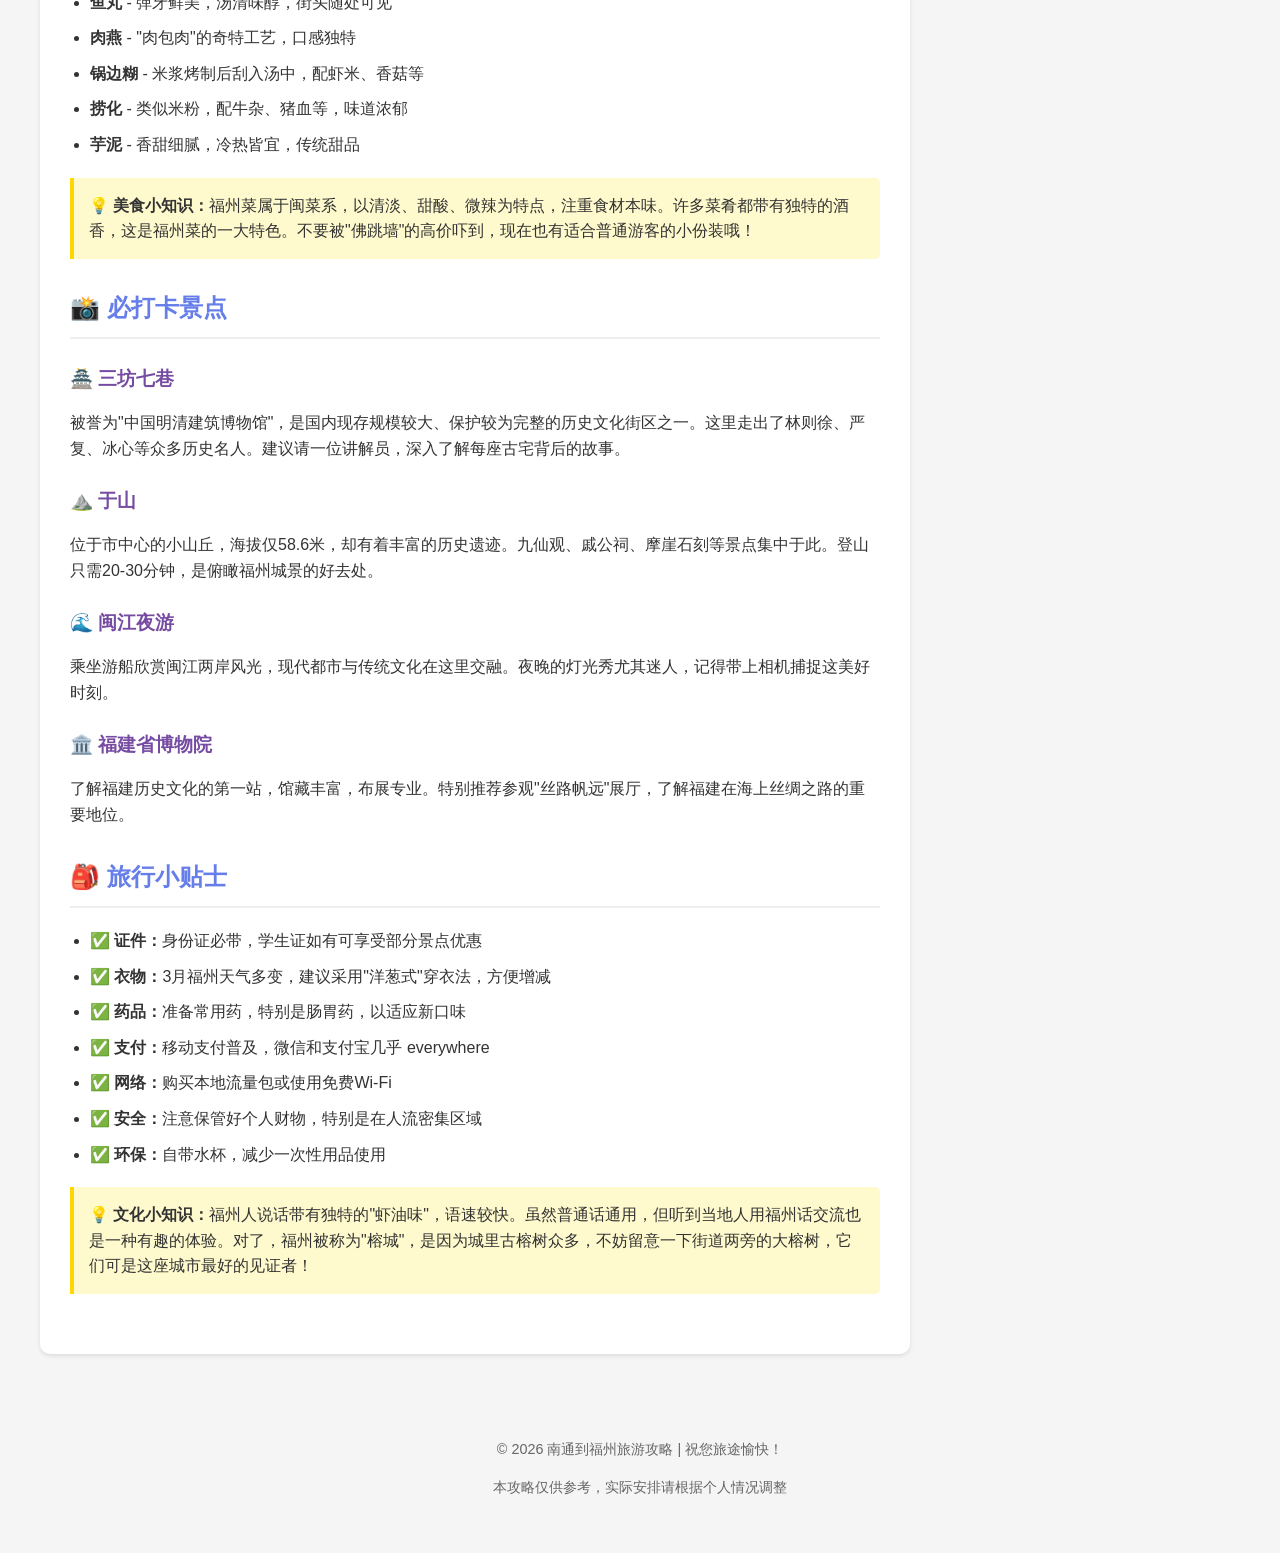
<file: travel/to-fuzhou/nantong-to-fuzhou.html>
<!DOCTYPE html>
<html lang="zh-CN">
<head>
    <meta charset="UTF-8">
    <meta name="viewport" content="width=device-width, initial-scale=1.0">
    <title>南通到福州旅游攻略 | 3月6日-8日行程</title>
    <style>
        body {
            font-family: 'Arial', sans-serif;
            line-height: 1.6;
            color: #333;
            max-width: 1200px;
            margin: 0 auto;
            padding: 20px;
            background-color: #f5f5f5;
        }
        .header {
            text-align: center;
            background: linear-gradient(135deg, #667eea 0%, #764ba2 100%);
            color: white;
            padding: 40px 20px;
            border-radius: 10px;
            margin-bottom: 30px;
            box-shadow: 0 4px 6px rgba(0, 0, 0, 0.1);
        }
        h1 {
            margin: 0;
            font-size: 2.5em;
        }
        .date-info {
            font-size: 1.2em;
            opacity: 0.9;
            margin-top: 10px;
        }
        .container {
            display: grid;
            grid-template-columns: 1fr 300px;
            gap: 30px;
        }
        @media (max-width: 768px) {
            .container {
                grid-template-columns: 1fr;
            }
        }
        .content {
            background: white;
            padding: 30px;
            border-radius: 10px;
            box-shadow: 0 2px 4px rgba(0, 0, 0, 0.1);
        }
        .sidebar {
            background: white;
            padding: 20px;
            border-radius: 10px;
            box-shadow: 0 2px 4px rgba(0, 0, 0, 0.1);
            align-self: start;
        }
        section {
            margin-bottom: 30px;
        }
        h2 {
            color: #667eea;
            border-bottom: 2px solid #eee;
            padding-bottom: 10px;
            margin-bottom: 20px;
        }
        h3 {
            color: #764ba2;
            margin: 25px 0 15px 0;
        }
        ul {
            padding-left: 20px;
        }
        li {
            margin: 10px 0;
        }
        .highlight {
            background: #fffacd;
            padding: 15px;
            border-left: 4px solid #ffd700;
            margin: 20px 0;
            border-radius: 0 5px 5px 0;
        }
        .transport {
            display: flex;
            justify-content: space-between;
            margin: 20px 0;
            padding: 15px;
            background: #f8f9fa;
            border-radius: 8px;
        }
        .day-plan {
            background: #f8f9fa;
            padding: 15px;
            border-radius: 8px;
            margin: 15px 0;
        }
        footer {
            text-align: center;
            margin-top: 50px;
            color: #666;
            font-size: 0.9em;
            padding: 20px;
        }
    </style>
</head>
<body>
    <div class="header">
        <h1>南通 → 福州 旅游攻略</h1>
        <div class="date-info">2026年3月6日 - 3月8日 | 3天2晚完美行程</div>
    </div>

    <div class="container">
        <div class="content">
            <section id="overview">
                <h2>🎉 行程概览</h2>
                <p>亲爱的旅行者，欢迎开启你的福州之旅！本次3天2晚的行程将带你领略榕城的独特魅力。三月的福州春意盎然，气候宜人，正是出游的好时节。从江海交汇的南通出发，飞往有着"有福之州"美誉的福州，让我们一起探索这座历史文化名城的点点滴滴！</p>
                
                <div class="highlight">
                    <strong>💡 小贴士：</strong>三月的福州平均气温在15-22℃之间，建议携带薄外套，既可应对早晚温差，又能在空调房内保暖。别忘了带上你的相机，福州的春天美得让人心醉！
                </div>
            </section>

            <section id="transport">
                <h2>🚄 交通指南</h2>
                
                <div class="transport">
                    <div>
                        <h3>去程：3月6日</h3>
                        <p><strong>推荐方案：</strong>南通兴东机场 → 福州长乐国际机场</p>
                        <p>• 航班：建议选择上午航班（如8:00-10:00起飞）</p>
                        <p>• 飞行时间：约1.5小时</p>
                        <p>• 到达后：机场大巴或打车前往市区（约40分钟）</p>
                    </div>
                </div>
                
                <div class="transport">
                    <div>
                        <h3>返程：3月8日</h3>
                        <p><strong>推荐方案：</strong>福州长乐国际机场 → 南通兴东机场</p>
                        <p>• 航班：建议选择下午航班（如15:00-17:00起飞）</p>
                        <p>• 提前2小时到达机场办理登机手续</p>
                        <p>• 从市区出发至机场约40分钟车程</p>
                    </div>
                </div>
                
                <p><strong>🚌 市内交通：</strong>福州公交系统发达，推荐使用"e福州"APP扫码乘车。地铁1号线和2号线覆盖主要景点，出行便捷。打车费用合理，网约车也很方便。</p>
            </section>

            <section id="accommodation">
                <h2>🏨 住宿推荐</h2>
                <p>为你精选了几处优质住宿选择，满足不同需求：</p>
                
                <h3>📍 三坊七巷文化体验区</h3>
                <ul>
                    <li><strong>安泰中心精品民宿</strong> - 深入体验老福州生活，步行即可到达三坊七巷，价格约300-400元/晚</li>
                    <li><strong>福州香格里拉大酒店</strong> - 五星级服务，闽江景观房视野绝佳，价格约800-1000元/晚</li>
                </ul>
                
                <h3>📍 台江区商务便利区</h3>
                <ul>
                    <li><strong>全季酒店(福州台江店)</strong> - 性价比高，交通便利，价格约250-300元/晚</li>
                </ul>
                
                <div class="highlight">
                    <strong>💡 预订建议：</strong>三月是旅游淡旺季交替时期，建议提前一周预订。选择靠近地铁站的酒店，出行更加便捷。如果想深度体验福州文化，强烈推荐住在三坊七巷附近，晚上可以欣赏夜景，感受古街区的静谧之美。
                </div>
            </section>

            <section id="itinerary">
                <h2>📅 每日行程安排</h2>
                
                <div class="day-plan">
                    <h3>📆 第一天：3月6日（周五）- 抵达与初探</h3>
                    <p><strong>主题：</strong>安顿入住，感受榕城初印象</p>
                    <ul>
                        <li>12:00-13:00 抵达酒店，办理入住手续，稍作休息</li>
                        <li>13:00-14:30 午餐推荐：<strong>永和鱼丸</strong>（老字号，地道福州味）</li>
                        <li>15:00-17:30 游览【三坊七巷】- 中国城市里坊制度活化石</li>
                        <li>18:00-19:30 晚餐推荐：<strong>聚春园大酒店</strong>品尝正宗佛跳墙</li>
                        <li>20:00-21:30 夜游【闽江】，欣赏两岸灯光秀</li>
                    </ul>
                </div>
                
                <div class="day-plan">
                    <h3>📆 第二天：3月7日（周六）- 文化深度游</h3>
                    <p><strong>主题：</strong>探寻历史，品味文化</p>
                    <ul>
                        <li>08:30-09:00 早餐：尝试当地特色锅边糊</li>
                        <li>09:30-11:30 参观【福建省博物院】- 了解八闽大地的历史文化</li>
                        <li>12:00-13:30 午餐推荐：<strong>同利肉燕</strong>（百年老店，必尝美食）</li>
                        <li>14:30-17:00 登【于山】- 观九仙观，赏摩崖石刻</li>
                        <li>17:30-19:00 晚餐推荐：<strong>老福州餐厅</strong>体验家常菜风味</li>
                        <li>19:30-21:00 自由活动，可逛【东百中心】购物</li>
                    </ul>
                </div>
                
                <div class="day-plan">
                    <h3>📆 第三天：3月8日（周日）- 收尾与返程</h3>
                    <p><strong>主题：</strong>轻松收尾，满载而归</p>
                    <ul>
                        <li>08:00-09:00 早餐后退房，行李寄存</li>
                        <li>09:30-11:00 购买伴手礼：【耳聋伯元宵】、【礼饼】等特产</li>
                        <li>11:30-12:30 午餐推荐：<strong>捞化总店</strong>（福州特色小吃）</li>
                        <li>13:00 出发前往机场，准备返程</li>
                    </ul>
                </div>
            </section>

            <section id="food">
                <h2>🍜 美食地图</h2>
                <p>来到福州，怎能错过这些地道美味？为你整理了一份必吃清单：</p>
                
                <h3>🏆 经典名菜</h3>
                <ul>
                    <li><strong>佛跳墙</strong> - "坛启荤香飘四邻，佛闻弃禅跳墙来"，集山珍海味于一体</li>
                    <li><strong>荔枝肉</strong> - 外酥里嫩，酸甜可口，形似荔枝而得名</li>
                    <li><strong>醉排骨</strong> - 酒香浓郁，骨肉酥烂，福州家常菜代表</li>
                </ul>
                
                <h3>🍜 特色小吃</h3>
                <ul>
                    <li><strong>鱼丸</strong> - 弹牙鲜美，汤清味醇，街头随处可见</li>
                    <li><strong>肉燕</strong> - "肉包肉"的奇特工艺，口感独特</li>
                    <li><strong>锅边糊</strong> - 米浆烤制后刮入汤中，配虾米、香菇等</li>
                    <li><strong>捞化</strong> - 类似米粉，配牛杂、猪血等，味道浓郁</li>
                    <li><strong>芋泥</strong> - 香甜细腻，冷热皆宜，传统甜品</li>
                </ul>
                
                <div class="highlight">
                    <strong>💡 美食小知识：</strong>福州菜属于闽菜系，以清淡、甜酸、微辣为特点，注重食材本味。许多菜肴都带有独特的酒香，这是福州菜的一大特色。不要被"佛跳墙"的高价吓到，现在也有适合普通游客的小份装哦！
                </div>
            </section>

            <section id="attractions">
                <h2>📸 必打卡景点</h2>
                
                <h3>🏯 三坊七巷</h3>
                <p>被誉为"中国明清建筑博物馆"，是国内现存规模较大、保护较为完整的历史文化街区之一。这里走出了林则徐、严复、冰心等众多历史名人。建议请一位讲解员，深入了解每座古宅背后的故事。</p>
                
                <h3>⛰️ 于山</h3>
                <p>位于市中心的小山丘，海拔仅58.6米，却有着丰富的历史遗迹。九仙观、戚公祠、摩崖石刻等景点集中于此。登山只需20-30分钟，是俯瞰福州城景的好去处。</p>
                
                <h3>🌊 闽江夜游</h3>
                <p>乘坐游船欣赏闽江两岸风光，现代都市与传统文化在这里交融。夜晚的灯光秀尤其迷人，记得带上相机捕捉这美好时刻。</p>
                
                <h3>🏛️ 福建省博物院</h3>
                <p>了解福建历史文化的第一站，馆藏丰富，布展专业。特别推荐参观"丝路帆远"展厅，了解福建在海上丝绸之路的重要地位。</p>
            </section>

            <section id="tips">
                <h2>🎒 旅行小贴士</h2>
                <ul>
                    <li>✅ <strong>证件：</strong>身份证必带，学生证如有可享受部分景点优惠</li>
                    <li>✅ <strong>衣物：</strong>3月福州天气多变，建议采用"洋葱式"穿衣法，方便增减</li>
                    <li>✅ <strong>药品：</strong>准备常用药，特别是肠胃药，以适应新口味</li>
                    <li>✅ <strong>支付：</strong>移动支付普及，微信和支付宝几乎 everywhere</li>
                    <li>✅ <strong>网络：</strong>购买本地流量包或使用免费Wi-Fi</li>
                    <li>✅ <strong>安全：</strong>注意保管好个人财物，特别是在人流密集区域</li>
                    <li>✅ <strong>环保：</strong>自带水杯，减少一次性用品使用</li>
                </ul>
                
                <div class="highlight">
                    <strong>💡 文化小知识：</strong>福州人说话带有独特的"虾油味"，语速较快。虽然普通话通用，但听到当地人用福州话交流也是一种有趣的体验。对了，福州被称为"榕城"，是因为城里古榕树众多，不妨留意一下街道两旁的大榕树，它们可是这座城市最好的见证者！
                </div>
            </section>
        </div>

        <div class="sidebar">
            <h2>📌 快速导航</h2>
            <ul>
                <li><a href="#overview">行程概览</a></li>
                <li><a href="#transport">交通指南</a></li>
                <li><a href="#accommodation">住宿推荐</a></li>
                <li><a href="#itinerary">每日行程</a></li>
                <li><a href="#food">美食地图</a></li>
                <li><a href="#attractions">必打卡景点</a></li>
                <li><a href="#tips">旅行小贴士</a></li>
            </ul>

            <h2>🌤️ 福州三月天气</h2>
            <p><strong>平均温度：</strong>15-22℃</p>
            <p><strong>天气特点：</strong>春暖花开，偶有春雨</p>
            <p><strong>穿衣建议：</strong>薄外套+单衣裤</p>
            
            <h2>💰 预算参考</h2>
            <p><strong>交通：</strong>往返机票约800-1200元</p>
            <p><strong>住宿：</strong>2晚约300-800元</p>
            <p><strong>餐饮：</strong>每日约150-200元</p>
            <p><strong>门票：</strong>多数景点免费，约100元</p>
            <p><strong>总计：</strong>约1500-3000元/人</p>

            <h2>📞 紧急联系方式</h2>
            <p><strong>旅游咨询：</strong>12345</p>
            <p><strong>急救电话：</strong>120</p>
            <p><strong>报警电话：</strong>110</p>
            <p><strong>福州火车站：</strong>0591-12306</p>
        </div>
    </div>

    <footer>
        <p>© 2026 南通到福州旅游攻略 | 祝您旅途愉快！</p>
        <p>本攻略仅供参考，实际安排请根据个人情况调整</p>
    </footer>
</body>
</html>
</file>
<file: fruit_ordering/assets/index-DONQ1Suo.css>
:root{--el-color-white:#fff;--el-color-black:#000;--el-color-primary-rgb:64, 158, 255;--el-color-success-rgb:103, 194, 58;--el-color-warning-rgb:230, 162, 60;--el-color-danger-rgb:245, 108, 108;--el-color-error-rgb:245, 108, 108;--el-color-info-rgb:144, 147, 153;--el-font-size-extra-large:20px;--el-font-size-large:18px;--el-font-size-medium:16px;--el-font-size-base:14px;--el-font-size-small:13px;--el-font-size-extra-small:12px;--el-font-family:"Helvetica Neue", Helvetica, "PingFang SC", "Hiragino Sans GB", "Microsoft YaHei", "微软雅黑", Arial, sans-serif;--el-font-weight-primary:500;--el-font-line-height-primary:24px;--el-index-normal:1;--el-index-top:1000;--el-index-popper:2000;--el-border-radius-base:4px;--el-border-radius-small:2px;--el-border-radius-round:20px;--el-border-radius-circle:100%;--el-transition-duration:.3s;--el-transition-duration-fast:.2s;--el-transition-function-ease-in-out-bezier:cubic-bezier(.645, .045, .355, 1);--el-transition-function-fast-bezier:cubic-bezier(.23, 1, .32, 1);--el-transition-all:all var(--el-transition-duration) var(--el-transition-function-ease-in-out-bezier);--el-transition-fade:opacity var(--el-transition-duration) var(--el-transition-function-fast-bezier);--el-transition-md-fade:transform var(--el-transition-duration) var(--el-transition-function-fast-bezier), opacity var(--el-transition-duration) var(--el-transition-function-fast-bezier);--el-transition-fade-linear:opacity var(--el-transition-duration-fast) linear;--el-transition-border:border-color var(--el-transition-duration-fast) var(--el-transition-function-ease-in-out-bezier);--el-transition-box-shadow:box-shadow var(--el-transition-duration-fast) var(--el-transition-function-ease-in-out-bezier);--el-transition-color:color var(--el-transition-duration-fast) var(--el-transition-function-ease-in-out-bezier);--el-component-size-large:40px;--el-component-size:32px;--el-component-size-small:24px;--lightningcss-light:initial;--lightningcss-dark: ;color-scheme:light;--el-color-primary:#409eff;--el-color-primary-light-3:#79bbff;--el-color-primary-light-5:#a0cfff;--el-color-primary-light-7:#c6e2ff;--el-color-primary-light-8:#d9ecff;--el-color-primary-light-9:#ecf5ff;--el-color-primary-dark-2:#337ecc;--el-color-success:#67c23a;--el-color-success-light-3:#95d475;--el-color-success-light-5:#b3e19d;--el-color-success-light-7:#d1edc4;--el-color-success-light-8:#e1f3d8;--el-color-success-light-9:#f0f9eb;--el-color-success-dark-2:#529b2e;--el-color-warning:#e6a23c;--el-color-warning-light-3:#eebe77;--el-color-warning-light-5:#f3d19e;--el-color-warning-light-7:#f8e3c5;--el-color-warning-light-8:#faecd8;--el-color-warning-light-9:#fdf6ec;--el-color-warning-dark-2:#b88230;--el-color-danger:#f56c6c;--el-color-danger-light-3:#f89898;--el-color-danger-light-5:#fab6b6;--el-color-danger-light-7:#fcd3d3;--el-color-danger-light-8:#fde2e2;--el-color-danger-light-9:#fef0f0;--el-color-danger-dark-2:#c45656;--el-color-error:#f56c6c;--el-color-error-light-3:#f89898;--el-color-error-light-5:#fab6b6;--el-color-error-light-7:#fcd3d3;--el-color-error-light-8:#fde2e2;--el-color-error-light-9:#fef0f0;--el-color-error-dark-2:#c45656;--el-color-info:#909399;--el-color-info-light-3:#b1b3b8;--el-color-info-light-5:#c8c9cc;--el-color-info-light-7:#dedfe0;--el-color-info-light-8:#e9e9eb;--el-color-info-light-9:#f4f4f5;--el-color-info-dark-2:#73767a;--el-bg-color:#fff;--el-bg-color-page:#f2f3f5;--el-bg-color-overlay:#fff;--el-text-color-primary:#303133;--el-text-color-regular:#606266;--el-text-color-secondary:#909399;--el-text-color-placeholder:#a8abb2;--el-text-color-disabled:#c0c4cc;--el-border-color:#dcdfe6;--el-border-color-light:#e4e7ed;--el-border-color-lighter:#ebeef5;--el-border-color-extra-light:#f2f6fc;--el-border-color-dark:#d4d7de;--el-border-color-darker:#cdd0d6;--el-fill-color:#f0f2f5;--el-fill-color-light:#f5f7fa;--el-fill-color-lighter:#fafafa;--el-fill-color-extra-light:#fafcff;--el-fill-color-dark:#ebedf0;--el-fill-color-darker:#e6e8eb;--el-fill-color-blank:#fff;--el-box-shadow:0px 12px 32px 4px #0000000a, 0px 8px 20px #00000014;--el-box-shadow-light:0px 0px 12px #0000001f;--el-box-shadow-lighter:0px 0px 6px #0000001f;--el-box-shadow-dark:0px 16px 48px 16px #00000014, 0px 12px 32px #0000001f, 0px 8px 16px -8px #00000029;--el-disabled-bg-color:var(--el-fill-color-light);--el-disabled-text-color:var(--el-text-color-placeholder);--el-disabled-border-color:var(--el-border-color-light);--el-overlay-color:#000c;--el-overlay-color-light:#000000b3;--el-overlay-color-lighter:#00000080;--el-mask-color:#ffffffe6;--el-mask-color-extra-light:#ffffff4d;--el-border-width:1px;--el-border-style:solid;--el-border-color-hover:var(--el-text-color-disabled);--el-border:var(--el-border-width) var(--el-border-style) var(--el-border-color);--el-svg-monochrome-grey:var(--el-border-color)}.fade-in-linear-enter-active,.fade-in-linear-leave-active{transition:var(--el-transition-fade-linear)}.fade-in-linear-enter-from,.fade-in-linear-leave-to{opacity:0}.el-fade-in-linear-enter-active,.el-fade-in-linear-leave-active{transition:var(--el-transition-fade-linear)}.el-fade-in-linear-enter-from,.el-fade-in-linear-leave-to{opacity:0}.el-fade-in-enter-active,.el-fade-in-leave-active{transition:all var(--el-transition-duration) cubic-bezier(.55,0,.1,1)}.el-fade-in-enter-from,.el-fade-in-leave-active{opacity:0}.el-zoom-in-center-enter-active,.el-zoom-in-center-leave-active{transition:all var(--el-transition-duration) cubic-bezier(.55,0,.1,1)}.el-zoom-in-center-enter-from,.el-zoom-in-center-leave-active{opacity:0;transform:scaleX(0)}.el-zoom-in-top-enter-active,.el-zoom-in-top-leave-active{opacity:1;transition:var(--el-transition-md-fade);transform-origin:top;transform:scaleY(1)}.el-zoom-in-top-enter-active[data-popper-placement^=top],.el-zoom-in-top-leave-active[data-popper-placement^=top]{transform-origin:bottom}.el-zoom-in-top-enter-from,.el-zoom-in-top-leave-active{opacity:0;transform:scaleY(0)}.el-zoom-in-bottom-enter-active,.el-zoom-in-bottom-leave-active{opacity:1;transition:var(--el-transition-md-fade);transform-origin:bottom;transform:scaleY(1)}.el-zoom-in-bottom-enter-from,.el-zoom-in-bottom-leave-active{opacity:0;transform:scaleY(0)}.el-zoom-in-left-enter-active,.el-zoom-in-left-leave-active{opacity:1;transition:var(--el-transition-md-fade);transform-origin:0 0;transform:scale(1)}.el-zoom-in-left-enter-from,.el-zoom-in-left-leave-active{opacity:0;transform:scale(.45)}.collapse-transition{transition:var(--el-transition-duration) height ease-in-out,var(--el-transition-duration) padding-top ease-in-out,var(--el-transition-duration) padding-bottom ease-in-out}.el-collapse-transition-leave-active,.el-collapse-transition-enter-active{transition:var(--el-transition-duration) max-height ease-in-out,var(--el-transition-duration) padding-top ease-in-out,var(--el-transition-duration) padding-bottom ease-in-out}.horizontal-collapse-transition{transition:var(--el-transition-duration) width ease-in-out,var(--el-transition-duration) padding-left ease-in-out,var(--el-transition-duration) padding-right ease-in-out}.el-list-enter-active,.el-list-leave-active{transition:all 1s}.el-list-enter-from,.el-list-leave-to{opacity:0;transform:translateY(-30px)}.el-list-leave-active{position:absolute!important}.el-opacity-transition{transition:opacity var(--el-transition-duration) cubic-bezier(.55,0,.1,1)}.el-icon--right{margin-left:5px}.el-icon--left{margin-right:5px}@keyframes rotating{0%{transform:rotate(0)}to{transform:rotate(360deg)}}.el-icon{--color:inherit;fill:currentColor;width:1em;height:1em;color:var(--color);line-height:1em;font-size:inherit;justify-content:center;align-items:center;display:inline-flex;position:relative}.el-icon.is-loading{animation:2s linear infinite rotating}.el-icon svg{width:1em;height:1em}.el-affix--fixed{position:fixed}.el-alert{--el-alert-padding:8px 16px;--el-alert-border-radius-base:var(--el-border-radius-base);--el-alert-title-font-size:14px;--el-alert-title-with-description-font-size:16px;--el-alert-description-font-size:14px;--el-alert-close-font-size:16px;--el-alert-close-customed-font-size:14px;--el-alert-icon-size:16px;--el-alert-icon-large-size:28px;width:100%;padding:var(--el-alert-padding);box-sizing:border-box;border-radius:var(--el-alert-border-radius-base);background-color:var(--el-color-white);opacity:1;transition:opacity var(--el-transition-duration-fast);align-items:center;margin:0;display:flex;position:relative;overflow:hidden}.el-alert.is-light .el-alert__close-btn{color:var(--el-text-color-placeholder)}.el-alert.is-dark .el-alert__close-btn,.el-alert.is-dark .el-alert__description{color:var(--el-color-white)}.el-alert.is-center{justify-content:center}.el-alert--primary{--el-alert-bg-color:var(--el-color-primary-light-9)}.el-alert--primary.is-light{background-color:var(--el-alert-bg-color);color:var(--el-color-primary)}.el-alert--primary.is-light .el-alert__description{color:var(--el-color-primary)}.el-alert--primary.is-dark{background-color:var(--el-color-primary);color:var(--el-color-white)}.el-alert--success{--el-alert-bg-color:var(--el-color-success-light-9)}.el-alert--success.is-light{background-color:var(--el-alert-bg-color);color:var(--el-color-success)}.el-alert--success.is-light .el-alert__description{color:var(--el-color-success)}.el-alert--success.is-dark{background-color:var(--el-color-success);color:var(--el-color-white)}.el-alert--info{--el-alert-bg-color:var(--el-color-info-light-9)}.el-alert--info.is-light{background-color:var(--el-alert-bg-color);color:var(--el-color-info)}.el-alert--info.is-light .el-alert__description{color:var(--el-color-info)}.el-alert--info.is-dark{background-color:var(--el-color-info);color:var(--el-color-white)}.el-alert--warning{--el-alert-bg-color:var(--el-color-warning-light-9)}.el-alert--warning.is-light{background-color:var(--el-alert-bg-color);color:var(--el-color-warning)}.el-alert--warning.is-light .el-alert__description{color:var(--el-color-warning)}.el-alert--warning.is-dark{background-color:var(--el-color-warning);color:var(--el-color-white)}.el-alert--error{--el-alert-bg-color:var(--el-color-error-light-9)}.el-alert--error.is-light{background-color:var(--el-alert-bg-color);color:var(--el-color-error)}.el-alert--error.is-light .el-alert__description{color:var(--el-color-error)}.el-alert--error.is-dark{background-color:var(--el-color-error);color:var(--el-color-white)}.el-alert__content{flex-direction:column;gap:4px;display:flex}.el-alert .el-alert__icon{font-size:var(--el-alert-icon-size);width:var(--el-alert-icon-size);margin-right:8px}.el-alert .el-alert__icon.is-big{font-size:var(--el-alert-icon-large-size);width:var(--el-alert-icon-large-size);margin-right:12px}.el-alert__title{font-size:var(--el-alert-title-font-size);line-height:24px}.el-alert__title.with-description{font-size:var(--el-alert-title-with-description-font-size)}.el-alert .el-alert__description{font-size:var(--el-alert-description-font-size);margin:0}.el-alert .el-alert__close-btn{font-size:var(--el-alert-close-font-size);opacity:1;cursor:pointer;position:absolute;top:12px;right:16px}.el-alert .el-alert__close-btn.is-customed{font-style:normal;font-size:var(--el-alert-close-customed-font-size);line-height:24px;top:8px}.el-alert-fade-enter-from,.el-alert-fade-leave-active{opacity:0}.el-aside{box-sizing:border-box;width:var(--el-aside-width,300px);flex-shrink:0;overflow:auto}.el-autocomplete{--el-input-text-color:var(--el-text-color-regular);--el-input-border:var(--el-border);--el-input-hover-border:var(--el-border-color-hover);--el-input-focus-border:var(--el-color-primary);--el-input-transparent-border:0 0 0 1px transparent inset;--el-input-border-color:var(--el-border-color);--el-input-border-radius:var(--el-border-radius-base);--el-input-bg-color:var(--el-fill-color-blank);--el-input-icon-color:var(--el-text-color-placeholder);--el-input-placeholder-color:var(--el-text-color-placeholder);--el-input-hover-border-color:var(--el-border-color-hover);--el-input-clear-hover-color:var(--el-text-color-secondary);--el-input-focus-border-color:var(--el-color-primary);--el-input-width:100%;width:var(--el-input-width);display:inline-block;position:relative}.el-autocomplete__popper.el-popper{background:var(--el-bg-color-overlay);border:1px solid var(--el-border-color-light);box-shadow:var(--el-box-shadow-light)}.el-autocomplete__popper.el-popper .el-popper__arrow:before{border:1px solid var(--el-border-color-light)}.el-autocomplete__popper.el-popper[data-popper-placement^=top] .el-popper__arrow:before{border-top-color:#0000;border-left-color:#0000}.el-autocomplete__popper.el-popper[data-popper-placement^=bottom] .el-popper__arrow:before{border-bottom-color:#0000;border-right-color:#0000}.el-autocomplete__popper.el-popper[data-popper-placement^=left] .el-popper__arrow:before{border-bottom-color:#0000;border-left-color:#0000}.el-autocomplete__popper.el-popper[data-popper-placement^=right] .el-popper__arrow:before{border-top-color:#0000;border-right-color:#0000}.el-autocomplete-suggestion{border-radius:var(--el-border-radius-base);box-sizing:border-box}.el-autocomplete-suggestion__header{border-bottom:1px solid var(--el-border-color-lighter);padding:10px}.el-autocomplete-suggestion__footer{border-top:1px solid var(--el-border-color-lighter);padding:10px}.el-autocomplete-suggestion__wrap{box-sizing:border-box;max-height:280px;padding:10px 0}.el-autocomplete-suggestion__list{margin:0;padding:0}.el-autocomplete-suggestion li{cursor:pointer;color:var(--el-text-color-regular);line-height:34px;font-size:var(--el-font-size-base);text-align:left;text-overflow:ellipsis;white-space:nowrap;margin:0;padding:0 20px;list-style:none;overflow:hidden}.el-autocomplete-suggestion li:hover,.el-autocomplete-suggestion li.highlighted{background-color:var(--el-fill-color-light)}.el-autocomplete-suggestion li.divider{border-top:1px solid var(--el-color-black);margin-top:6px}.el-autocomplete-suggestion li.divider:last-child{margin-bottom:-6px}.el-autocomplete-suggestion.is-loading li{cursor:default;height:100px;color:var(--el-text-color-secondary);justify-content:center;align-items:center;font-size:20px;display:flex}.el-autocomplete-suggestion.is-loading li:hover{background-color:var(--el-bg-color-overlay)}.el-avatar{--el-avatar-text-color:var(--el-color-white);--el-avatar-bg-color:var(--el-text-color-disabled);--el-avatar-text-size:14px;--el-avatar-icon-size:18px;--el-avatar-border-radius:var(--el-border-radius-base);--el-avatar-size-large:56px;--el-avatar-size:40px;--el-avatar-size-small:24px;box-sizing:border-box;text-align:center;color:var(--el-avatar-text-color);background:var(--el-avatar-bg-color);width:var(--el-avatar-size);height:var(--el-avatar-size);font-size:var(--el-avatar-text-size);outline:none;justify-content:center;align-items:center;display:inline-flex;overflow:hidden}.el-avatar>img{width:100%;height:100%;display:block}.el-avatar--circle{border-radius:50%}.el-avatar--square{border-radius:var(--el-avatar-border-radius)}.el-avatar--icon{font-size:var(--el-avatar-icon-size)}.el-avatar--small{--el-avatar-size:24px}.el-avatar--large{--el-avatar-size:56px}.el-avatar-group{--el-avatar-group-item-gap:-8px;--el-avatar-group-collapse-item-gap:4px;display:inline-flex}.el-avatar-group .el-avatar{border:1px solid var(--el-border-color-extra-light)}.el-avatar-group .el-avatar:not(:first-child){margin-left:var(--el-avatar-group-item-gap)}.el-avatar-group__collapse-avatars{--el-avatar-group-item-gap:-8px;--el-avatar-group-collapse-item-gap:4px}.el-avatar-group__collapse-avatars .el-avatar:not(:first-child){margin-left:var(--el-avatar-group-collapse-item-gap)}.el-backtop{--el-backtop-bg-color:var(--el-bg-color-overlay);--el-backtop-text-color:var(--el-color-primary);--el-backtop-hover-bg-color:var(--el-border-color-extra-light);background-color:var(--el-backtop-bg-color);width:40px;height:40px;color:var(--el-backtop-text-color);box-shadow:var(--el-box-shadow-lighter);cursor:pointer;z-index:5;border-radius:50%;justify-content:center;align-items:center;font-size:20px;display:flex;position:fixed}.el-backtop:hover{background-color:var(--el-backtop-hover-bg-color)}.el-backtop__icon{font-size:20px}.el-badge{--el-badge-bg-color:var(--el-color-danger);--el-badge-radius:10px;--el-badge-font-size:12px;--el-badge-padding:6px;--el-badge-size:18px;vertical-align:middle;width:-moz-fit-content;width:fit-content;display:inline-block;position:relative}.el-badge__content{background-color:var(--el-badge-bg-color);border-radius:var(--el-badge-radius);color:var(--el-color-white);font-size:var(--el-badge-font-size);height:var(--el-badge-size);padding:0 var(--el-badge-padding);white-space:nowrap;border:1px solid var(--el-bg-color);justify-content:center;align-items:center;display:inline-flex}.el-badge__content.is-fixed{top:0;right:calc(1px + var(--el-badge-size) / 2);z-index:var(--el-index-normal);position:absolute;transform:translateY(-50%)translate(100%)}.el-badge__content.is-fixed.is-dot{right:5px}.el-badge__content.is-dot{border-radius:50%;width:8px;height:8px;padding:0;right:0}.el-badge__content.is-hide-zero{display:none}.el-badge__content--primary{background-color:var(--el-color-primary)}.el-badge__content--success{background-color:var(--el-color-success)}.el-badge__content--warning{background-color:var(--el-color-warning)}.el-badge__content--info{background-color:var(--el-color-info)}.el-badge__content--danger{background-color:var(--el-color-danger)}.el-breadcrumb__separator{color:var(--el-text-color-placeholder);margin:0 9px;font-weight:700}.el-breadcrumb__separator.el-icon{margin:0 6px;font-weight:400}.el-breadcrumb__separator.el-icon svg{vertical-align:middle}.el-breadcrumb__item{float:left;align-items:center;display:inline-flex}.el-breadcrumb__inner{color:var(--el-text-color-regular)}.el-breadcrumb__inner.is-link,.el-breadcrumb__inner a{transition:var(--el-transition-color);color:var(--el-text-color-primary);font-weight:700;text-decoration:none}.el-breadcrumb__inner.is-link:hover,.el-breadcrumb__inner a:hover{color:var(--el-color-primary);cursor:pointer}.el-breadcrumb__item:last-child .el-breadcrumb__inner,.el-breadcrumb__item:last-child .el-breadcrumb__inner:hover,.el-breadcrumb__item:last-child .el-breadcrumb__inner a,.el-breadcrumb__item:last-child .el-breadcrumb__inner a:hover{color:var(--el-text-color-regular);cursor:text;font-weight:400}.el-breadcrumb__item:last-child .el-breadcrumb__separator{display:none}.el-breadcrumb{font-size:14px;line-height:1}.el-breadcrumb:before,.el-breadcrumb:after{content:"";display:table}.el-breadcrumb:after{clear:both}.el-button-group>.el-button+.el-button{margin-left:0}.el-button-group>.el-button:first-child:last-child{border-top-right-radius:var(--el-border-radius-base);border-bottom-right-radius:var(--el-border-radius-base);border-top-left-radius:var(--el-border-radius-base);border-bottom-left-radius:var(--el-border-radius-base)}.el-button-group>.el-button:first-child:last-child.is-round{border-radius:var(--el-border-radius-round)}.el-button-group>.el-button:first-child:last-child.is-circle{border-radius:50%}.el-button-group>.el-button:not(:first-child):not(:last-child){border-radius:0}.el-button-group>.el-button:hover,.el-button-group>.el-button:focus,.el-button-group>.el-button:active,.el-button-group>.el-button.is-active{z-index:1}.el-button-group--horizontal{vertical-align:middle;display:inline-block}.el-button-group--horizontal:before,.el-button-group--horizontal:after{content:"";display:table}.el-button-group--horizontal:after{clear:both}.el-button-group--horizontal>.el-button{float:left;position:relative}.el-button-group--horizontal>.el-button:first-child{border-top-right-radius:0;border-bottom-right-radius:0}.el-button-group--horizontal>.el-button:last-child{border-top-left-radius:0;border-bottom-left-radius:0}.el-button-group--horizontal>.el-button:not(:last-child){margin-right:-1px}.el-button-group--horizontal .el-button--primary:first-child{border-right-color:var(--el-button-divide-border-color)}.el-button-group--horizontal .el-button--primary:last-child{border-left-color:var(--el-button-divide-border-color)}.el-button-group--horizontal .el-button--primary:not(:first-child):not(:last-child){border-left-color:var(--el-button-divide-border-color);border-right-color:var(--el-button-divide-border-color)}.el-button-group--horizontal .el-button--success:first-child{border-right-color:var(--el-button-divide-border-color)}.el-button-group--horizontal .el-button--success:last-child{border-left-color:var(--el-button-divide-border-color)}.el-button-group--horizontal .el-button--success:not(:first-child):not(:last-child){border-left-color:var(--el-button-divide-border-color);border-right-color:var(--el-button-divide-border-color)}.el-button-group--horizontal .el-button--warning:first-child{border-right-color:var(--el-button-divide-border-color)}.el-button-group--horizontal .el-button--warning:last-child{border-left-color:var(--el-button-divide-border-color)}.el-button-group--horizontal .el-button--warning:not(:first-child):not(:last-child){border-left-color:var(--el-button-divide-border-color);border-right-color:var(--el-button-divide-border-color)}.el-button-group--horizontal .el-button--danger:first-child{border-right-color:var(--el-button-divide-border-color)}.el-button-group--horizontal .el-button--danger:last-child{border-left-color:var(--el-button-divide-border-color)}.el-button-group--horizontal .el-button--danger:not(:first-child):not(:last-child){border-left-color:var(--el-button-divide-border-color);border-right-color:var(--el-button-divide-border-color)}.el-button-group--horizontal .el-button--info:first-child{border-right-color:var(--el-button-divide-border-color)}.el-button-group--horizontal .el-button--info:last-child{border-left-color:var(--el-button-divide-border-color)}.el-button-group--horizontal .el-button--info:not(:first-child):not(:last-child){border-left-color:var(--el-button-divide-border-color);border-right-color:var(--el-button-divide-border-color)}.el-button-group--horizontal>.el-dropdown>.el-button{border-left-color:var(--el-button-divide-border-color);border-top-left-radius:0;border-bottom-left-radius:0}.el-button-group--vertical{flex-direction:column;align-items:stretch;display:inline-flex}.el-button-group--vertical>.el-button{margin-top:-1px}.el-button-group--vertical>.el-button:first-child{border-bottom-right-radius:0;border-bottom-left-radius:0}.el-button-group--vertical>.el-button:last-child{border-top-left-radius:0;border-top-right-radius:0}.el-button-group--vertical>.el-dropdown{margin-top:-1px}.el-button-group--vertical>.el-dropdown>.el-button{border-left-color:var(--el-button-divide-border-color);border-top-left-radius:0;border-top-right-radius:0}.el-button-group--vertical .el-button--primary:first-child{border-bottom-color:var(--el-button-divide-border-color)}.el-button-group--vertical .el-button--primary:last-child{border-top-color:var(--el-button-divide-border-color)}.el-button-group--vertical .el-button--primary:not(:first-child):not(:last-child){border-top-color:var(--el-button-divide-border-color);border-bottom-color:var(--el-button-divide-border-color)}.el-button-group--vertical .el-button--success:first-child{border-bottom-color:var(--el-button-divide-border-color)}.el-button-group--vertical .el-button--success:last-child{border-top-color:var(--el-button-divide-border-color)}.el-button-group--vertical .el-button--success:not(:first-child):not(:last-child){border-top-color:var(--el-button-divide-border-color);border-bottom-color:var(--el-button-divide-border-color)}.el-button-group--vertical .el-button--warning:first-child{border-bottom-color:var(--el-button-divide-border-color)}.el-button-group--vertical .el-button--warning:last-child{border-top-color:var(--el-button-divide-border-color)}.el-button-group--vertical .el-button--warning:not(:first-child):not(:last-child){border-top-color:var(--el-button-divide-border-color);border-bottom-color:var(--el-button-divide-border-color)}.el-button-group--vertical .el-button--danger:first-child{border-bottom-color:var(--el-button-divide-border-color)}.el-button-group--vertical .el-button--danger:last-child{border-top-color:var(--el-button-divide-border-color)}.el-button-group--vertical .el-button--danger:not(:first-child):not(:last-child){border-top-color:var(--el-button-divide-border-color);border-bottom-color:var(--el-button-divide-border-color)}.el-button-group--vertical .el-button--info:first-child{border-bottom-color:var(--el-button-divide-border-color)}.el-button-group--vertical .el-button--info:last-child{border-top-color:var(--el-button-divide-border-color)}.el-button-group--vertical .el-button--info:not(:first-child):not(:last-child){border-top-color:var(--el-button-divide-border-color);border-bottom-color:var(--el-button-divide-border-color)}.el-button{--el-button-font-weight:var(--el-font-weight-primary);--el-button-border-color:var(--el-border-color);--el-button-bg-color:var(--el-fill-color-blank);--el-button-text-color:var(--el-text-color-regular);--el-button-disabled-text-color:var(--el-disabled-text-color);--el-button-disabled-bg-color:var(--el-fill-color-blank);--el-button-disabled-border-color:var(--el-border-color-light);--el-button-divide-border-color:#ffffff80;--el-button-hover-text-color:var(--el-color-primary);--el-button-hover-bg-color:var(--el-color-primary-light-9);--el-button-hover-border-color:var(--el-color-primary-light-7);--el-button-active-text-color:var(--el-button-hover-text-color);--el-button-active-border-color:var(--el-color-primary);--el-button-active-bg-color:var(--el-button-hover-bg-color);--el-button-outline-color:var(--el-color-primary-light-5);--el-button-hover-link-text-color:var(--el-text-color-secondary);--el-button-active-color:var(--el-text-color-primary);white-space:nowrap;cursor:pointer;height:32px;color:var(--el-button-text-color);text-align:center;box-sizing:border-box;line-height:1;font-weight:var(--el-button-font-weight);-webkit-user-select:none;user-select:none;vertical-align:middle;-webkit-appearance:none;background-color:var(--el-button-bg-color);border:var(--el-border);border-color:var(--el-button-border-color);outline:none;justify-content:center;align-items:center;transition:all .1s;display:inline-flex}.el-button:hover{color:var(--el-button-hover-text-color);border-color:var(--el-button-hover-border-color);background-color:var(--el-button-hover-bg-color);outline:none}.el-button:active{color:var(--el-button-active-text-color);border-color:var(--el-button-active-border-color);background-color:var(--el-button-active-bg-color);outline:none}.el-button:focus-visible{outline:2px solid var(--el-button-outline-color);outline-offset:1px;transition:outline-offset,outline}.el-button>span{align-items:center;display:inline-flex}.el-button+.el-button{margin-left:12px}.el-button{font-size:var(--el-font-size-base);border-radius:var(--el-border-radius-base);padding:8px 15px}.el-button.is-round{padding:8px 15px}.el-button::-moz-focus-inner{border:0}.el-button [class*=el-icon]+span{margin-left:6px}.el-button [class*=el-icon] svg{vertical-align:bottom}.el-button.is-plain{--el-button-hover-text-color:var(--el-color-primary);--el-button-hover-bg-color:var(--el-fill-color-blank);--el-button-hover-border-color:var(--el-color-primary)}.el-button.is-active{color:var(--el-button-active-text-color);border-color:var(--el-button-active-border-color);background-color:var(--el-button-active-bg-color);outline:none}.el-button.is-disabled,.el-button.is-disabled:hover{color:var(--el-button-disabled-text-color);cursor:not-allowed;background-image:none;background-color:var(--el-button-disabled-bg-color);border-color:var(--el-button-disabled-border-color)}.el-button.is-loading{pointer-events:none;position:relative}.el-button.is-loading:before{z-index:1;pointer-events:none;content:"";border-radius:inherit;background-color:var(--el-mask-color-extra-light);position:absolute;top:-1px;bottom:-1px;left:-1px;right:-1px}.el-button.is-round{border-radius:var(--el-border-radius-round)}.el-button.is-dashed{--el-button-hover-text-color:var(--el-color-primary);--el-button-hover-bg-color:var(--el-fill-color-blank);--el-button-hover-border-color:var(--el-color-primary);border-style:dashed}.el-button.is-circle{border-radius:50%;width:32px;padding:8px}.el-button.is-text{color:var(--el-button-text-color);background-color:#0000;border:0 solid #0000}.el-button.is-text.is-disabled{color:var(--el-button-disabled-text-color);background-color:#0000!important}.el-button.is-text:not(.is-disabled):hover{background-color:var(--el-fill-color-light)}.el-button.is-text:not(.is-disabled):focus-visible{outline:2px solid var(--el-button-outline-color);outline-offset:1px;transition:outline-offset,outline}.el-button.is-text:not(.is-disabled):active{background-color:var(--el-fill-color)}.el-button.is-text:not(.is-disabled).is-has-bg{background-color:var(--el-fill-color-light)}.el-button.is-text:not(.is-disabled).is-has-bg:hover{background-color:var(--el-fill-color)}.el-button.is-text:not(.is-disabled).is-has-bg:active{background-color:var(--el-fill-color-dark)}.el-button__text--expand{letter-spacing:.3em;margin-right:-.3em}.el-button.is-link{color:var(--el-button-text-color);background:0 0;border-color:#0000;height:auto;padding:2px}.el-button.is-link:hover{color:var(--el-button-hover-link-text-color)}.el-button.is-link.is-disabled{color:var(--el-button-disabled-text-color);background-color:#0000!important;border-color:#0000!important}.el-button.is-link:not(.is-disabled):hover{background-color:#0000;border-color:#0000}.el-button.is-link:not(.is-disabled):active{color:var(--el-button-active-color);background-color:#0000;border-color:#0000}.el-button--text{color:var(--el-color-primary);background:0 0;border-color:#0000;padding-left:0;padding-right:0}.el-button--text.is-disabled{color:var(--el-button-disabled-text-color);background-color:#0000!important;border-color:#0000!important}.el-button--text:not(.is-disabled):hover{color:var(--el-color-primary-light-3);background-color:#0000;border-color:#0000}.el-button--text:not(.is-disabled):active{color:var(--el-color-primary-dark-2);background-color:#0000;border-color:#0000}.el-button__link--expand{letter-spacing:.3em;margin-right:-.3em}.el-button--primary{--el-button-text-color:var(--el-color-white);--el-button-bg-color:var(--el-color-primary);--el-button-border-color:var(--el-color-primary);--el-button-outline-color:var(--el-color-primary-light-5);--el-button-active-color:var(--el-color-primary-dark-2);--el-button-hover-text-color:var(--el-color-white);--el-button-hover-link-text-color:var(--el-color-primary-light-5);--el-button-hover-bg-color:var(--el-color-primary-light-3);--el-button-hover-border-color:var(--el-color-primary-light-3);--el-button-active-bg-color:var(--el-color-primary-dark-2);--el-button-active-border-color:var(--el-color-primary-dark-2);--el-button-disabled-text-color:var(--el-color-white);--el-button-disabled-bg-color:var(--el-color-primary-light-5);--el-button-disabled-border-color:var(--el-color-primary-light-5)}.el-button--primary.is-plain,.el-button--primary.is-text,.el-button--primary.is-link{--el-button-text-color:var(--el-color-primary);--el-button-bg-color:var(--el-color-primary-light-9);--el-button-border-color:var(--el-color-primary-light-5);--el-button-hover-text-color:var(--el-color-white);--el-button-hover-bg-color:var(--el-color-primary);--el-button-hover-border-color:var(--el-color-primary);--el-button-active-text-color:var(--el-color-white)}.el-button--primary.is-plain.is-disabled,.el-button--primary.is-plain.is-disabled:hover,.el-button--primary.is-plain.is-disabled:focus,.el-button--primary.is-plain.is-disabled:active,.el-button--primary.is-text.is-disabled,.el-button--primary.is-text.is-disabled:hover,.el-button--primary.is-text.is-disabled:focus,.el-button--primary.is-text.is-disabled:active,.el-button--primary.is-link.is-disabled,.el-button--primary.is-link.is-disabled:hover,.el-button--primary.is-link.is-disabled:focus,.el-button--primary.is-link.is-disabled:active{color:var(--el-color-primary-light-5);background-color:var(--el-color-primary-light-9);border-color:var(--el-color-primary-light-8)}.el-button--primary.is-dashed{--el-button-text-color:var(--el-color-primary);--el-button-bg-color:var(--el-color-primary-light-9);--el-button-border-color:var(--el-color-primary-light-5);--el-button-hover-text-color:var(--el-color-primary);--el-button-hover-bg-color:var(--el-color-primary-light-9);--el-button-hover-border-color:var(--el-color-primary-light-3);--el-button-active-text-color:var(--el-color-primary-dark-2);--el-button-active-bg-color:var(--el-color-primary-light-9);--el-button-active-border-color:var(--el-color-primary-dark-2)}.el-button--primary.is-dashed.is-disabled,.el-button--primary.is-dashed.is-disabled:hover,.el-button--primary.is-dashed.is-disabled:focus,.el-button--primary.is-dashed.is-disabled:active{color:var(--el-color-primary-light-5);background-color:var(--el-color-primary-light-9);border-color:var(--el-color-primary-light-8)}.el-button--success{--el-button-text-color:var(--el-color-white);--el-button-bg-color:var(--el-color-success);--el-button-border-color:var(--el-color-success);--el-button-outline-color:var(--el-color-success-light-5);--el-button-active-color:var(--el-color-success-dark-2);--el-button-hover-text-color:var(--el-color-white);--el-button-hover-link-text-color:var(--el-color-success-light-5);--el-button-hover-bg-color:var(--el-color-success-light-3);--el-button-hover-border-color:var(--el-color-success-light-3);--el-button-active-bg-color:var(--el-color-success-dark-2);--el-button-active-border-color:var(--el-color-success-dark-2);--el-button-disabled-text-color:var(--el-color-white);--el-button-disabled-bg-color:var(--el-color-success-light-5);--el-button-disabled-border-color:var(--el-color-success-light-5)}.el-button--success.is-plain,.el-button--success.is-text,.el-button--success.is-link{--el-button-text-color:var(--el-color-success);--el-button-bg-color:var(--el-color-success-light-9);--el-button-border-color:var(--el-color-success-light-5);--el-button-hover-text-color:var(--el-color-white);--el-button-hover-bg-color:var(--el-color-success);--el-button-hover-border-color:var(--el-color-success);--el-button-active-text-color:var(--el-color-white)}.el-button--success.is-plain.is-disabled,.el-button--success.is-plain.is-disabled:hover,.el-button--success.is-plain.is-disabled:focus,.el-button--success.is-plain.is-disabled:active,.el-button--success.is-text.is-disabled,.el-button--success.is-text.is-disabled:hover,.el-button--success.is-text.is-disabled:focus,.el-button--success.is-text.is-disabled:active,.el-button--success.is-link.is-disabled,.el-button--success.is-link.is-disabled:hover,.el-button--success.is-link.is-disabled:focus,.el-button--success.is-link.is-disabled:active{color:var(--el-color-success-light-5);background-color:var(--el-color-success-light-9);border-color:var(--el-color-success-light-8)}.el-button--success.is-dashed{--el-button-text-color:var(--el-color-success);--el-button-bg-color:var(--el-color-success-light-9);--el-button-border-color:var(--el-color-success-light-5);--el-button-hover-text-color:var(--el-color-success);--el-button-hover-bg-color:var(--el-color-success-light-9);--el-button-hover-border-color:var(--el-color-success-light-3);--el-button-active-text-color:var(--el-color-success-dark-2);--el-button-active-bg-color:var(--el-color-success-light-9);--el-button-active-border-color:var(--el-color-success-dark-2)}.el-button--success.is-dashed.is-disabled,.el-button--success.is-dashed.is-disabled:hover,.el-button--success.is-dashed.is-disabled:focus,.el-button--success.is-dashed.is-disabled:active{color:var(--el-color-success-light-5);background-color:var(--el-color-success-light-9);border-color:var(--el-color-success-light-8)}.el-button--warning{--el-button-text-color:var(--el-color-white);--el-button-bg-color:var(--el-color-warning);--el-button-border-color:var(--el-color-warning);--el-button-outline-color:var(--el-color-warning-light-5);--el-button-active-color:var(--el-color-warning-dark-2);--el-button-hover-text-color:var(--el-color-white);--el-button-hover-link-text-color:var(--el-color-warning-light-5);--el-button-hover-bg-color:var(--el-color-warning-light-3);--el-button-hover-border-color:var(--el-color-warning-light-3);--el-button-active-bg-color:var(--el-color-warning-dark-2);--el-button-active-border-color:var(--el-color-warning-dark-2);--el-button-disabled-text-color:var(--el-color-white);--el-button-disabled-bg-color:var(--el-color-warning-light-5);--el-button-disabled-border-color:var(--el-color-warning-light-5)}.el-button--warning.is-plain,.el-button--warning.is-text,.el-button--warning.is-link{--el-button-text-color:var(--el-color-warning);--el-button-bg-color:var(--el-color-warning-light-9);--el-button-border-color:var(--el-color-warning-light-5);--el-button-hover-text-color:var(--el-color-white);--el-button-hover-bg-color:var(--el-color-warning);--el-button-hover-border-color:var(--el-color-warning);--el-button-active-text-color:var(--el-color-white)}.el-button--warning.is-plain.is-disabled,.el-button--warning.is-plain.is-disabled:hover,.el-button--warning.is-plain.is-disabled:focus,.el-button--warning.is-plain.is-disabled:active,.el-button--warning.is-text.is-disabled,.el-button--warning.is-text.is-disabled:hover,.el-button--warning.is-text.is-disabled:focus,.el-button--warning.is-text.is-disabled:active,.el-button--warning.is-link.is-disabled,.el-button--warning.is-link.is-disabled:hover,.el-button--warning.is-link.is-disabled:focus,.el-button--warning.is-link.is-disabled:active{color:var(--el-color-warning-light-5);background-color:var(--el-color-warning-light-9);border-color:var(--el-color-warning-light-8)}.el-button--warning.is-dashed{--el-button-text-color:var(--el-color-warning);--el-button-bg-color:var(--el-color-warning-light-9);--el-button-border-color:var(--el-color-warning-light-5);--el-button-hover-text-color:var(--el-color-warning);--el-button-hover-bg-color:var(--el-color-warning-light-9);--el-button-hover-border-color:var(--el-color-warning-light-3);--el-button-active-text-color:var(--el-color-warning-dark-2);--el-button-active-bg-color:var(--el-color-warning-light-9);--el-button-active-border-color:var(--el-color-warning-dark-2)}.el-button--warning.is-dashed.is-disabled,.el-button--warning.is-dashed.is-disabled:hover,.el-button--warning.is-dashed.is-disabled:focus,.el-button--warning.is-dashed.is-disabled:active{color:var(--el-color-warning-light-5);background-color:var(--el-color-warning-light-9);border-color:var(--el-color-warning-light-8)}.el-button--danger{--el-button-text-color:var(--el-color-white);--el-button-bg-color:var(--el-color-danger);--el-button-border-color:var(--el-color-danger);--el-button-outline-color:var(--el-color-danger-light-5);--el-button-active-color:var(--el-color-danger-dark-2);--el-button-hover-text-color:var(--el-color-white);--el-button-hover-link-text-color:var(--el-color-danger-light-5);--el-button-hover-bg-color:var(--el-color-danger-light-3);--el-button-hover-border-color:var(--el-color-danger-light-3);--el-button-active-bg-color:var(--el-color-danger-dark-2);--el-button-active-border-color:var(--el-color-danger-dark-2);--el-button-disabled-text-color:var(--el-color-white);--el-button-disabled-bg-color:var(--el-color-danger-light-5);--el-button-disabled-border-color:var(--el-color-danger-light-5)}.el-button--danger.is-plain,.el-button--danger.is-text,.el-button--danger.is-link{--el-button-text-color:var(--el-color-danger);--el-button-bg-color:var(--el-color-danger-light-9);--el-button-border-color:var(--el-color-danger-light-5);--el-button-hover-text-color:var(--el-color-white);--el-button-hover-bg-color:var(--el-color-danger);--el-button-hover-border-color:var(--el-color-danger);--el-button-active-text-color:var(--el-color-white)}.el-button--danger.is-plain.is-disabled,.el-button--danger.is-plain.is-disabled:hover,.el-button--danger.is-plain.is-disabled:focus,.el-button--danger.is-plain.is-disabled:active,.el-button--danger.is-text.is-disabled,.el-button--danger.is-text.is-disabled:hover,.el-button--danger.is-text.is-disabled:focus,.el-button--danger.is-text.is-disabled:active,.el-button--danger.is-link.is-disabled,.el-button--danger.is-link.is-disabled:hover,.el-button--danger.is-link.is-disabled:focus,.el-button--danger.is-link.is-disabled:active{color:var(--el-color-danger-light-5);background-color:var(--el-color-danger-light-9);border-color:var(--el-color-danger-light-8)}.el-button--danger.is-dashed{--el-button-text-color:var(--el-color-danger);--el-button-bg-color:var(--el-color-danger-light-9);--el-button-border-color:var(--el-color-danger-light-5);--el-button-hover-text-color:var(--el-color-danger);--el-button-hover-bg-color:var(--el-color-danger-light-9);--el-button-hover-border-color:var(--el-color-danger-light-3);--el-button-active-text-color:var(--el-color-danger-dark-2);--el-button-active-bg-color:var(--el-color-danger-light-9);--el-button-active-border-color:var(--el-color-danger-dark-2)}.el-button--danger.is-dashed.is-disabled,.el-button--danger.is-dashed.is-disabled:hover,.el-button--danger.is-dashed.is-disabled:focus,.el-button--danger.is-dashed.is-disabled:active{color:var(--el-color-danger-light-5);background-color:var(--el-color-danger-light-9);border-color:var(--el-color-danger-light-8)}.el-button--info{--el-button-text-color:var(--el-color-white);--el-button-bg-color:var(--el-color-info);--el-button-border-color:var(--el-color-info);--el-button-outline-color:var(--el-color-info-light-5);--el-button-active-color:var(--el-color-info-dark-2);--el-button-hover-text-color:var(--el-color-white);--el-button-hover-link-text-color:var(--el-color-info-light-5);--el-button-hover-bg-color:var(--el-color-info-light-3);--el-button-hover-border-color:var(--el-color-info-light-3);--el-button-active-bg-color:var(--el-color-info-dark-2);--el-button-active-border-color:var(--el-color-info-dark-2);--el-button-disabled-text-color:var(--el-color-white);--el-button-disabled-bg-color:var(--el-color-info-light-5);--el-button-disabled-border-color:var(--el-color-info-light-5)}.el-button--info.is-plain,.el-button--info.is-text,.el-button--info.is-link{--el-button-text-color:var(--el-color-info);--el-button-bg-color:var(--el-color-info-light-9);--el-button-border-color:var(--el-color-info-light-5);--el-button-hover-text-color:var(--el-color-white);--el-button-hover-bg-color:var(--el-color-info);--el-button-hover-border-color:var(--el-color-info);--el-button-active-text-color:var(--el-color-white)}.el-button--info.is-plain.is-disabled,.el-button--info.is-plain.is-disabled:hover,.el-button--info.is-plain.is-disabled:focus,.el-button--info.is-plain.is-disabled:active,.el-button--info.is-text.is-disabled,.el-button--info.is-text.is-disabled:hover,.el-button--info.is-text.is-disabled:focus,.el-button--info.is-text.is-disabled:active,.el-button--info.is-link.is-disabled,.el-button--info.is-link.is-disabled:hover,.el-button--info.is-link.is-disabled:focus,.el-button--info.is-link.is-disabled:active{color:var(--el-color-info-light-5);background-color:var(--el-color-info-light-9);border-color:var(--el-color-info-light-8)}.el-button--info.is-dashed{--el-button-text-color:var(--el-color-info);--el-button-bg-color:var(--el-color-info-light-9);--el-button-border-color:var(--el-color-info-light-5);--el-button-hover-text-color:var(--el-color-info);--el-button-hover-bg-color:var(--el-color-info-light-9);--el-button-hover-border-color:var(--el-color-info-light-3);--el-button-active-text-color:var(--el-color-info-dark-2);--el-button-active-bg-color:var(--el-color-info-light-9);--el-button-active-border-color:var(--el-color-info-dark-2)}.el-button--info.is-dashed.is-disabled,.el-button--info.is-dashed.is-disabled:hover,.el-button--info.is-dashed.is-disabled:focus,.el-button--info.is-dashed.is-disabled:active{color:var(--el-color-info-light-5);background-color:var(--el-color-info-light-9);border-color:var(--el-color-info-light-8)}.el-button--large{--el-button-size:40px;height:var(--el-button-size)}.el-button--large [class*=el-icon]+span{margin-left:8px}.el-button--large{font-size:var(--el-font-size-base);border-radius:var(--el-border-radius-base);padding:12px 19px}.el-button--large.is-round{padding:12px 19px}.el-button--large.is-circle{width:var(--el-button-size);padding:12px}.el-button--small{--el-button-size:24px;height:var(--el-button-size)}.el-button--small [class*=el-icon]+span{margin-left:4px}.el-button--small{border-radius:calc(var(--el-border-radius-base) - 1px);padding:5px 11px;font-size:12px}.el-button--small.is-round{padding:5px 11px}.el-button--small.is-circle{width:var(--el-button-size);padding:5px}.el-calendar{--el-calendar-border:var(--el-table-border,1px solid var(--el-border-color-lighter));--el-calendar-header-border-bottom:var(--el-calendar-border);--el-calendar-selected-bg-color:var(--el-color-primary-light-9);--el-calendar-cell-width:85px;background-color:var(--el-fill-color-blank)}.el-calendar__header{border-bottom:var(--el-calendar-header-border-bottom);justify-content:space-between;padding:12px 20px;display:flex}.el-calendar__title{color:var(--el-text-color);align-self:center}.el-calendar__body{padding:12px 20px 35px}.el-calendar__select-controller .el-select{margin-right:8px}.el-calendar__select-controller .el-calendar-select__year{width:120px}.el-calendar__select-controller .el-calendar-select__month{width:60px}.el-calendar-table{table-layout:fixed;width:100%}.el-calendar-table thead th{color:var(--el-text-color-regular);padding:12px 0;font-weight:400}.el-calendar-table:not(.is-range) td.prev,.el-calendar-table:not(.is-range) td.next{color:var(--el-text-color-placeholder)}.el-calendar-table td{border-bottom:var(--el-calendar-border);border-right:var(--el-calendar-border);vertical-align:top;transition:background-color var(--el-transition-duration-fast) ease}.el-calendar-table td.is-selected{background-color:var(--el-calendar-selected-bg-color)}.el-calendar-table td.is-today{color:var(--el-color-primary)}.el-calendar-table tr:first-child td{border-top:var(--el-calendar-border)}.el-calendar-table tr td:first-child{border-left:var(--el-calendar-border)}.el-calendar-table tr.el-calendar-table__row--hide-border td{border-top:none}.el-calendar-table .el-calendar-day{box-sizing:border-box;height:var(--el-calendar-cell-width);padding:8px}.el-calendar-table .el-calendar-day:hover{cursor:pointer;background-color:var(--el-calendar-selected-bg-color)}.el-card{--el-card-border-color:var(--el-border-color-light);--el-card-border-radius:4px;--el-card-padding:20px;--el-card-bg-color:var(--el-fill-color-blank);border-radius:var(--el-card-border-radius);border:1px solid var(--el-card-border-color);background-color:var(--el-card-bg-color);color:var(--el-text-color-primary);transition:var(--el-transition-duration);flex-direction:column;display:flex;overflow:hidden}.el-card.is-always-shadow,.el-card.is-hover-shadow:hover,.el-card.is-hover-shadow:focus{box-shadow:var(--el-box-shadow-light)}.el-card__header{padding:calc(var(--el-card-padding) - 2px) var(--el-card-padding);border-bottom:1px solid var(--el-card-border-color);box-sizing:border-box}.el-card__body{padding:var(--el-card-padding);flex-grow:1;overflow:auto}.el-card__footer{padding:calc(var(--el-card-padding) - 2px) var(--el-card-padding);border-top:1px solid var(--el-card-border-color);box-sizing:border-box}.el-carousel__item{width:100%;height:100%;z-index:calc(var(--el-index-normal) - 1);display:inline-block;position:absolute;top:0;left:0;overflow:hidden}.el-carousel__item.is-active{z-index:calc(var(--el-index-normal) - 1)}.el-carousel__item.is-animating{transition:transform .4s ease-in-out}.el-carousel__item--card{width:50%;transition:transform .4s ease-in-out}.el-carousel__item--card.is-in-stage{cursor:pointer;z-index:var(--el-index-normal)}.el-carousel__item--card.is-in-stage:hover .el-carousel__mask,.el-carousel__item--card.is-in-stage.is-hover .el-carousel__mask{opacity:.12}.el-carousel__item--card.is-active{z-index:calc(var(--el-index-normal) + 1)}.el-carousel__item--card-vertical{width:100%;height:50%}.el-carousel__mask{background-color:var(--el-color-white);opacity:.24;width:100%;height:100%;transition:var(--el-transition-duration-fast);position:absolute;top:0;left:0}.el-carousel{--el-carousel-arrow-font-size:12px;--el-carousel-arrow-size:36px;--el-carousel-arrow-background:#1f2d3d1c;--el-carousel-arrow-hover-background:#1f2d3d3b;--el-carousel-indicator-width:30px;--el-carousel-indicator-height:2px;--el-carousel-indicator-padding-horizontal:4px;--el-carousel-indicator-padding-vertical:12px;--el-carousel-indicator-out-color:var(--el-border-color-hover);position:relative}.el-carousel--horizontal,.el-carousel--vertical{overflow:hidden}.el-carousel.is-vertical-outside{flex-direction:row;align-items:center;display:flex}.el-carousel.is-vertical-outside .el-carousel__container{flex:1}.el-carousel__container{height:300px;position:relative}.el-carousel__arrow{height:var(--el-carousel-arrow-size);width:var(--el-carousel-arrow-size);cursor:pointer;transition:var(--el-transition-duration);background-color:var(--el-carousel-arrow-background);color:#fff;z-index:10;text-align:center;font-size:var(--el-carousel-arrow-font-size);border:none;border-radius:50%;outline:none;justify-content:center;align-items:center;margin:0;padding:0;display:inline-flex;position:absolute;top:50%;transform:translateY(-50%)}.el-carousel__arrow--left{left:16px}.el-carousel__arrow--right{right:16px}.el-carousel__arrow:hover{background-color:var(--el-carousel-arrow-hover-background)}.el-carousel__arrow i{cursor:pointer}.el-carousel__indicators{z-index:calc(var(--el-index-normal) + 1);margin:0;padding:0;list-style:none;position:absolute}.el-carousel__indicators--horizontal{bottom:0;left:50%;transform:translate(-50%)}.el-carousel__indicators--vertical{top:50%;right:0;transform:translateY(-50%)}.el-carousel__indicators--outside{text-align:center;position:static;transform:none}.el-carousel__indicators--outside .el-carousel__indicator:hover button{opacity:.64}.el-carousel__indicators--outside button{background-color:var(--el-carousel-indicator-out-color);opacity:.24}.el-carousel__indicators--right{right:0}.el-carousel__indicators--labels .el-carousel__button{color:#000;padding:2px 18px;font-size:12px}.el-carousel__indicators--labels .el-carousel__indicator{padding:6px 4px}.el-carousel__indicator{cursor:pointer;background-color:#0000}.el-carousel__indicator:hover button{opacity:.72}.el-carousel__indicator--horizontal{padding:var(--el-carousel-indicator-padding-vertical) var(--el-carousel-indicator-padding-horizontal);display:inline-block}.el-carousel__indicator--vertical{padding:var(--el-carousel-indicator-padding-horizontal) var(--el-carousel-indicator-padding-vertical)}.el-carousel__indicator--vertical .el-carousel__button{width:var(--el-carousel-indicator-height);height:calc(var(--el-carousel-indicator-width) / 2)}.el-carousel__indicator.is-active button{opacity:1}.el-carousel__button{opacity:.48;width:var(--el-carousel-indicator-width);height:var(--el-carousel-indicator-height);cursor:pointer;transition:var(--el-transition-duration);background-color:#fff;border:none;outline:none;margin:0;padding:0;display:block}.el-carousel__indicators--labels .el-carousel__button{width:auto;height:auto}.carousel-arrow-left-enter-from,.carousel-arrow-left-leave-active{opacity:0;transform:translateY(-50%)translate(-10px)}.carousel-arrow-right-enter-from,.carousel-arrow-right-leave-active{opacity:0;transform:translateY(-50%)translate(10px)}.el-transitioning{filter:url(#elCarouselHorizontal)}.el-transitioning-vertical{filter:url(#elCarouselVertical)}.el-cascader-panel{--el-cascader-menu-text-color:var(--el-text-color-regular);--el-cascader-menu-selected-text-color:var(--el-color-primary);--el-cascader-menu-fill:var(--el-bg-color-overlay);--el-cascader-menu-font-size:var(--el-font-size-base);--el-cascader-menu-radius:var(--el-border-radius-base);--el-cascader-menu-border:solid 1px var(--el-border-color-light);--el-cascader-menu-shadow:var(--el-box-shadow-light);--el-cascader-node-background-hover:var(--el-fill-color-light);--el-cascader-node-color-disabled:var(--el-text-color-placeholder);--el-cascader-color-empty:var(--el-text-color-placeholder);--el-cascader-tag-background:var(--el-fill-color);border-radius:var(--el-cascader-menu-radius);width:-moz-fit-content;width:fit-content;font-size:var(--el-cascader-menu-font-size);display:flex}.el-cascader-panel.is-bordered{border:var(--el-cascader-menu-border);border-radius:var(--el-cascader-menu-radius)}.el-cascader-menu{box-sizing:border-box;min-width:180px;color:var(--el-cascader-menu-text-color);border-right:var(--el-cascader-menu-border)}.el-cascader-menu:last-child{border-right:none}.el-cascader-menu:last-child .el-cascader-node{padding-right:20px}.el-cascader-menu__wrap.el-scrollbar__wrap{height:204px}.el-cascader-menu__list{box-sizing:border-box;min-height:100%;margin:0;padding:6px 0;list-style:none;position:relative}.el-cascader-menu__hover-zone{pointer-events:none;width:100%;height:100%;position:absolute;top:0;left:0}.el-cascader-menu__empty-text{color:var(--el-cascader-color-empty);align-items:center;display:flex;position:absolute;top:50%;left:50%;transform:translate(-50%,-50%)}.el-cascader-menu__empty-text .is-loading{margin-right:2px}.el-cascader-node{outline:none;align-items:center;height:34px;padding:0 30px 0 20px;line-height:34px;display:flex;position:relative}.el-cascader-node.is-selectable.in-active-path{color:var(--el-cascader-menu-text-color)}.el-cascader-node.in-active-path,.el-cascader-node.is-selectable.in-checked-path,.el-cascader-node.is-active{color:var(--el-cascader-menu-selected-text-color);font-weight:700}.el-cascader-node:not(.is-disabled){cursor:pointer}.el-cascader-node:not(.is-disabled):hover,.el-cascader-node:not(.is-disabled):focus{background:var(--el-cascader-node-background-hover)}.el-cascader-node.is-disabled{color:var(--el-cascader-node-color-disabled);cursor:not-allowed}.el-cascader-node__prefix{position:absolute;left:10px}.el-cascader-node__postfix{position:absolute;right:10px}.el-cascader-node__label{text-align:left;white-space:nowrap;text-overflow:ellipsis;flex:1;padding:0 8px;overflow:hidden}.el-cascader-node>.el-checkbox,.el-cascader-node>.el-radio{margin-right:0}.el-cascader-node>.el-radio .el-radio__label{padding-left:0}.el-cascader{--el-cascader-menu-text-color:var(--el-text-color-regular);--el-cascader-menu-selected-text-color:var(--el-color-primary);--el-cascader-menu-fill:var(--el-bg-color-overlay);--el-cascader-menu-font-size:var(--el-font-size-base);--el-cascader-menu-radius:var(--el-border-radius-base);--el-cascader-menu-border:solid 1px var(--el-border-color-light);--el-cascader-menu-shadow:var(--el-box-shadow-light);--el-cascader-node-background-hover:var(--el-fill-color-light);--el-cascader-node-color-disabled:var(--el-text-color-placeholder);--el-cascader-color-empty:var(--el-text-color-placeholder);--el-cascader-tag-background:var(--el-fill-color);vertical-align:middle;font-size:var(--el-font-size-base);outline:none;line-height:32px;display:inline-block;position:relative}.el-cascader:not(.is-disabled):hover .el-input__wrapper{cursor:pointer;box-shadow:0 0 0 1px var(--el-input-hover-border-color) inset}.el-cascader .el-input{cursor:pointer;display:flex}.el-cascader .el-input .el-input__inner{text-overflow:ellipsis}.el-cascader .el-input .el-input__inner:read-only{cursor:pointer}.el-cascader .el-input .el-input__inner:disabled{cursor:not-allowed}.el-cascader .el-input .el-input__suffix-inner .el-icon svg{vertical-align:middle}.el-cascader .el-input .icon-arrow-down{transition:transform var(--el-transition-duration);font-size:14px}.el-cascader .el-input .icon-arrow-down.is-reverse{transform:rotate(180deg)}.el-cascader .el-input .icon-circle-close:hover{color:var(--el-input-clear-hover-color,var(--el-text-color-secondary))}.el-cascader .el-input.is-focus .el-input__wrapper{box-shadow:0 0 0 1px var(--el-input-focus-border-color,var(--el-color-primary)) inset}.el-cascader--large{font-size:14px;line-height:40px}.el-cascader--large .el-cascader__tags{gap:6px;padding:8px}.el-cascader--large .el-cascader__search-input{height:24px;margin-left:7px}.el-cascader--small{font-size:12px;line-height:24px}.el-cascader--small .el-cascader__tags{gap:4px;padding:2px}.el-cascader--small .el-cascader__search-input{height:20px;margin-left:5px}.el-cascader.is-disabled .el-cascader__label{z-index:calc(var(--el-index-normal) + 1);color:var(--el-disabled-text-color)}.el-cascader__dropdown{--el-cascader-menu-text-color:var(--el-text-color-regular);--el-cascader-menu-selected-text-color:var(--el-color-primary);--el-cascader-menu-fill:var(--el-bg-color-overlay);--el-cascader-menu-font-size:var(--el-font-size-base);--el-cascader-menu-radius:var(--el-border-radius-base);--el-cascader-menu-border:solid 1px var(--el-border-color-light);--el-cascader-menu-shadow:var(--el-box-shadow-light);--el-cascader-node-background-hover:var(--el-fill-color-light);--el-cascader-node-color-disabled:var(--el-text-color-placeholder);--el-cascader-color-empty:var(--el-text-color-placeholder);--el-cascader-tag-background:var(--el-fill-color);font-size:var(--el-cascader-menu-font-size);border-radius:var(--el-cascader-menu-radius)}.el-cascader__dropdown.el-popper{background:var(--el-cascader-menu-fill);border:var(--el-cascader-menu-border);box-shadow:var(--el-cascader-menu-shadow)}.el-cascader__dropdown.el-popper .el-popper__arrow:before{border:var(--el-cascader-menu-border)}.el-cascader__dropdown.el-popper[data-popper-placement^=top] .el-popper__arrow:before{border-top-color:#0000;border-left-color:#0000}.el-cascader__dropdown.el-popper[data-popper-placement^=bottom] .el-popper__arrow:before{border-bottom-color:#0000;border-right-color:#0000}.el-cascader__dropdown.el-popper[data-popper-placement^=left] .el-popper__arrow:before{border-bottom-color:#0000;border-left-color:#0000}.el-cascader__dropdown.el-popper[data-popper-placement^=right] .el-popper__arrow:before{border-top-color:#0000;border-right-color:#0000}.el-cascader__dropdown.el-popper{box-shadow:var(--el-cascader-menu-shadow)}.el-cascader__header{border-bottom:1px solid var(--el-border-color-light);padding:10px}.el-cascader__footer{border-top:1px solid var(--el-border-color-light);padding:10px}.el-cascader__tags{text-align:left;box-sizing:border-box;flex-wrap:wrap;gap:6px;padding:4px;line-height:normal;display:flex;position:absolute;top:50%;left:0;right:30px;transform:translateY(-50%)}.el-cascader__tags .el-tag{text-overflow:ellipsis;background:var(--el-cascader-tag-background);align-items:center;max-width:100%;display:inline-flex}.el-cascader__tags .el-tag.el-tag--dark,.el-cascader__tags .el-tag.el-tag--plain{background-color:var(--el-tag-bg-color)}.el-cascader__tags .el-tag:not(.is-hit){border-color:#0000}.el-cascader__tags .el-tag:not(.is-hit).el-tag--dark,.el-cascader__tags .el-tag:not(.is-hit).el-tag--plain{border-color:var(--el-tag-border-color)}.el-cascader__tags .el-tag>span{text-overflow:ellipsis;flex:1;line-height:normal;overflow:hidden}.el-cascader__tags .el-tag .el-icon-close{background-color:var(--el-text-color-placeholder);color:var(--el-color-white);flex:none}.el-cascader__tags .el-tag .el-icon-close:hover{background-color:var(--el-text-color-secondary)}.el-cascader__tags .el-tag+input{margin-left:0}.el-cascader__tags.is-validate{right:55px}.el-cascader__collapse-tags{white-space:normal;z-index:var(--el-index-normal)}.el-cascader__collapse-tags .el-tag{text-overflow:ellipsis;background:var(--el-fill-color);align-items:center;max-width:100%;display:inline-flex}.el-cascader__collapse-tags .el-tag.el-tag--dark,.el-cascader__collapse-tags .el-tag.el-tag--plain{background-color:var(--el-tag-bg-color)}.el-cascader__collapse-tags .el-tag:not(.is-hit){border-color:#0000}.el-cascader__collapse-tags .el-tag:not(.is-hit).el-tag--dark,.el-cascader__collapse-tags .el-tag:not(.is-hit).el-tag--plain{border-color:var(--el-tag-border-color)}.el-cascader__collapse-tags .el-tag>span{text-overflow:ellipsis;flex:1;line-height:normal;overflow:hidden}.el-cascader__collapse-tags .el-tag .el-icon-close{background-color:var(--el-text-color-placeholder);color:var(--el-color-white);flex:none}.el-cascader__collapse-tags .el-tag .el-icon-close:hover{background-color:var(--el-text-color-secondary)}.el-cascader__collapse-tags .el-tag+input{margin-left:0}.el-cascader__collapse-tags .el-tag{margin:2px 0}.el-cascader__suggestion-panel{border-radius:var(--el-cascader-menu-radius)}.el-cascader__suggestion-list{max-height:204px;font-size:var(--el-font-size-base);color:var(--el-cascader-menu-text-color);text-align:center;margin:0;padding:6px 0}.el-cascader__suggestion-item{text-align:left;cursor:pointer;outline:none;justify-content:space-between;align-items:center;height:34px;padding:0 15px;display:flex}.el-cascader__suggestion-item:hover,.el-cascader__suggestion-item:focus{background:var(--el-cascader-node-background-hover)}.el-cascader__suggestion-item.is-checked{color:var(--el-cascader-menu-selected-text-color);font-weight:700}.el-cascader__suggestion-item>span{margin-right:10px}.el-cascader__empty-text{color:var(--el-cascader-color-empty);margin:10px 0}.el-cascader__search-input{min-width:60px;height:24px;color:var(--el-cascader-menu-text-color);box-sizing:border-box;background:0 0;border:none;outline:none;flex:1;margin-left:7px;padding:0}.el-cascader__search-input::placeholder{color:#0000}.el-check-tag{background-color:var(--el-color-info-light-9);border-radius:var(--el-border-radius-base);color:var(--el-color-info);cursor:pointer;font-size:var(--el-font-size-base);line-height:var(--el-font-size-base);transition:var(--el-transition-all);padding:7px 15px;font-weight:700;display:inline-block}.el-check-tag:hover{background-color:var(--el-color-info-light-7)}.el-check-tag.el-check-tag--primary.is-checked{background-color:var(--el-color-primary-light-8);color:var(--el-color-primary)}.el-check-tag.el-check-tag--primary.is-checked:hover{background-color:var(--el-color-primary-light-7)}.el-check-tag.el-check-tag--primary.is-checked.is-disabled{background-color:var(--el-color-primary-light-8);color:var(--el-disabled-text-color);cursor:not-allowed}.el-check-tag.el-check-tag--primary.is-checked.is-disabled:hover{background-color:var(--el-color-primary-light-8)}.el-check-tag.el-check-tag--primary.is-disabled{background-color:var(--el-color-info-light-9);color:var(--el-disabled-text-color);cursor:not-allowed}.el-check-tag.el-check-tag--primary.is-disabled:hover{background-color:var(--el-color-info-light-9)}.el-check-tag.el-check-tag--success.is-checked{background-color:var(--el-color-success-light-8);color:var(--el-color-success)}.el-check-tag.el-check-tag--success.is-checked:hover{background-color:var(--el-color-success-light-7)}.el-check-tag.el-check-tag--success.is-checked.is-disabled{background-color:var(--el-color-success-light-8);color:var(--el-disabled-text-color);cursor:not-allowed}.el-check-tag.el-check-tag--success.is-checked.is-disabled:hover{background-color:var(--el-color-success-light-8)}.el-check-tag.el-check-tag--success.is-disabled{background-color:var(--el-color-success-light-9);color:var(--el-disabled-text-color);cursor:not-allowed}.el-check-tag.el-check-tag--success.is-disabled:hover{background-color:var(--el-color-success-light-9)}.el-check-tag.el-check-tag--warning.is-checked{background-color:var(--el-color-warning-light-8);color:var(--el-color-warning)}.el-check-tag.el-check-tag--warning.is-checked:hover{background-color:var(--el-color-warning-light-7)}.el-check-tag.el-check-tag--warning.is-checked.is-disabled{background-color:var(--el-color-warning-light-8);color:var(--el-disabled-text-color);cursor:not-allowed}.el-check-tag.el-check-tag--warning.is-checked.is-disabled:hover{background-color:var(--el-color-warning-light-8)}.el-check-tag.el-check-tag--warning.is-disabled{background-color:var(--el-color-warning-light-9);color:var(--el-disabled-text-color);cursor:not-allowed}.el-check-tag.el-check-tag--warning.is-disabled:hover{background-color:var(--el-color-warning-light-9)}.el-check-tag.el-check-tag--danger.is-checked{background-color:var(--el-color-danger-light-8);color:var(--el-color-danger)}.el-check-tag.el-check-tag--danger.is-checked:hover{background-color:var(--el-color-danger-light-7)}.el-check-tag.el-check-tag--danger.is-checked.is-disabled{background-color:var(--el-color-danger-light-8);color:var(--el-disabled-text-color);cursor:not-allowed}.el-check-tag.el-check-tag--danger.is-checked.is-disabled:hover{background-color:var(--el-color-danger-light-8)}.el-check-tag.el-check-tag--danger.is-disabled{background-color:var(--el-color-danger-light-9);color:var(--el-disabled-text-color);cursor:not-allowed}.el-check-tag.el-check-tag--danger.is-disabled:hover{background-color:var(--el-color-danger-light-9)}.el-check-tag.el-check-tag--error.is-checked{background-color:var(--el-color-error-light-8);color:var(--el-color-error)}.el-check-tag.el-check-tag--error.is-checked:hover{background-color:var(--el-color-error-light-7)}.el-check-tag.el-check-tag--error.is-checked.is-disabled{background-color:var(--el-color-error-light-8);color:var(--el-disabled-text-color);cursor:not-allowed}.el-check-tag.el-check-tag--error.is-checked.is-disabled:hover{background-color:var(--el-color-error-light-8)}.el-check-tag.el-check-tag--error.is-disabled{background-color:var(--el-color-error-light-9);color:var(--el-disabled-text-color);cursor:not-allowed}.el-check-tag.el-check-tag--error.is-disabled:hover{background-color:var(--el-color-error-light-9)}.el-check-tag.el-check-tag--info.is-checked{background-color:var(--el-color-info-light-8);color:var(--el-color-info)}.el-check-tag.el-check-tag--info.is-checked:hover{background-color:var(--el-color-info-light-7)}.el-check-tag.el-check-tag--info.is-checked.is-disabled{background-color:var(--el-color-info-light-8);color:var(--el-disabled-text-color);cursor:not-allowed}.el-check-tag.el-check-tag--info.is-checked.is-disabled:hover{background-color:var(--el-color-info-light-8)}.el-check-tag.el-check-tag--info.is-disabled{background-color:var(--el-color-info-light-9);color:var(--el-disabled-text-color);cursor:not-allowed}.el-check-tag.el-check-tag--info.is-disabled:hover{background-color:var(--el-color-info-light-9)}.el-checkbox-button{--el-checkbox-button-checked-bg-color:var(--el-color-primary);--el-checkbox-button-checked-text-color:var(--el-color-white);--el-checkbox-button-checked-border-color:var(--el-color-primary);--el-checkbox-button-disabled-checked-fill:var(--el-border-color-extra-light);display:inline-block;position:relative}.el-checkbox-button__inner{line-height:1;font-weight:var(--el-checkbox-font-weight);white-space:nowrap;vertical-align:middle;cursor:pointer;background:var(--el-button-bg-color,var(--el-fill-color-blank));outline:var(--el-border);color:var(--el-button-text-color,var(--el-text-color-regular));-webkit-appearance:none;text-align:center;box-sizing:border-box;transition:var(--el-transition-all);-webkit-user-select:none;user-select:none;font-size:var(--el-font-size-base);border-radius:0;margin:0;padding:8px 15px;display:inline-block;position:relative}.el-checkbox-button__inner.is-round{padding:8px 15px}.el-checkbox-button__inner:hover{color:var(--el-color-primary)}.el-checkbox-button__inner [class*=el-icon-]{line-height:.9}.el-checkbox-button__inner [class*=el-icon-]+span{margin-left:5px}.el-checkbox-button__original{opacity:0;z-index:-1;outline:none;margin:0;position:absolute}.el-checkbox-button.is-checked .el-checkbox-button__inner{color:var(--el-checkbox-button-checked-text-color);background-color:var(--el-checkbox-button-checked-bg-color);border-color:var(--el-checkbox-button-checked-border-color);box-shadow:-1px 0 0 0 var(--el-color-primary-light-7)}.el-checkbox-button.is-checked:first-child .el-checkbox-button__inner{border-left-color:var(--el-checkbox-button-checked-border-color)}.el-checkbox-button.is-disabled .el-checkbox-button__inner{color:var(--el-disabled-text-color);cursor:not-allowed;background-image:none;background-color:var(--el-button-disabled-bg-color,var(--el-fill-color-blank));border-color:var(--el-button-disabled-border-color,var(--el-border-color-light));box-shadow:none}.el-checkbox-button.is-disabled:first-child .el-checkbox-button__inner{border-left-color:var(--el-button-disabled-border-color,var(--el-border-color-light))}.el-checkbox-button.is-disabled.is-checked .el-checkbox-button__inner{background-color:var(--el-checkbox-button-disabled-checked-fill)}.el-checkbox-button:first-child .el-checkbox-button__inner{border-top-left-radius:var(--el-border-radius-base);border-bottom-left-radius:var(--el-border-radius-base);box-shadow:none!important}.el-checkbox-button.is-focus .el-checkbox-button__inner{border-color:var(--el-checkbox-button-checked-border-color)}.el-checkbox-button:last-child .el-checkbox-button__inner{border-top-right-radius:var(--el-border-radius-base);border-bottom-right-radius:var(--el-border-radius-base)}.el-checkbox-button--large .el-checkbox-button__inner{font-size:var(--el-font-size-base);border-radius:0;padding:12px 19px}.el-checkbox-button--large .el-checkbox-button__inner.is-round{padding:12px 19px}.el-checkbox-button--small .el-checkbox-button__inner{border-radius:0;padding:5px 11px;font-size:12px}.el-checkbox-button--small .el-checkbox-button__inner.is-round{padding:5px 11px}.el-checkbox-group{font-size:0;line-height:0}.el-checkbox{--el-checkbox-font-size:14px;--el-checkbox-font-weight:var(--el-font-weight-primary);--el-checkbox-text-color:var(--el-text-color-regular);--el-checkbox-input-height:14px;--el-checkbox-input-width:14px;--el-checkbox-border-radius:var(--el-border-radius-small);--el-checkbox-bg-color:var(--el-fill-color-blank);--el-checkbox-input-border:var(--el-border);--el-checkbox-disabled-border-color:var(--el-border-color);--el-checkbox-disabled-input-fill:var(--el-fill-color-light);--el-checkbox-disabled-icon-color:var(--el-text-color-placeholder);--el-checkbox-disabled-checked-input-fill:var(--el-border-color-extra-light);--el-checkbox-disabled-checked-input-border-color:var(--el-border-color);--el-checkbox-disabled-checked-icon-color:var(--el-text-color-placeholder);--el-checkbox-checked-text-color:var(--el-color-primary);--el-checkbox-checked-input-border-color:var(--el-color-primary);--el-checkbox-checked-bg-color:var(--el-color-primary);--el-checkbox-checked-icon-color:var(--el-color-white);--el-checkbox-input-border-color-hover:var(--el-color-primary);color:var(--el-checkbox-text-color);font-weight:var(--el-checkbox-font-weight);font-size:var(--el-font-size-base);cursor:pointer;white-space:nowrap;-webkit-user-select:none;user-select:none;height:var(--el-checkbox-height,32px);align-items:center;margin-right:30px;display:inline-flex;position:relative}.el-checkbox.is-disabled{cursor:not-allowed}.el-checkbox.is-bordered{border-radius:var(--el-border-radius-base);border:var(--el-border);box-sizing:border-box;padding:0 15px 0 9px}.el-checkbox.is-bordered.is-checked{border-color:var(--el-color-primary)}.el-checkbox.is-bordered.is-disabled{border-color:var(--el-border-color-lighter)}.el-checkbox.is-bordered.el-checkbox--large{border-radius:var(--el-border-radius-base);padding:0 19px 0 11px}.el-checkbox.is-bordered.el-checkbox--large .el-checkbox__label{font-size:var(--el-font-size-base)}.el-checkbox.is-bordered.el-checkbox--large .el-checkbox__inner{width:14px;height:14px}.el-checkbox.is-bordered.el-checkbox--small{border-radius:calc(var(--el-border-radius-base) - 1px);padding:0 11px 0 7px}.el-checkbox.is-bordered.el-checkbox--small .el-checkbox__label{font-size:12px}.el-checkbox.is-bordered.el-checkbox--small .el-checkbox__inner{width:12px;height:12px}.el-checkbox.is-bordered.el-checkbox--small .el-checkbox__inner:after{width:2px;height:6px}.el-checkbox input:focus-visible+.el-checkbox__inner{outline:2px solid var(--el-checkbox-input-border-color-hover);outline-offset:1px;border-radius:var(--el-checkbox-border-radius)}.el-checkbox__input{white-space:nowrap;cursor:pointer;outline:none;display:inline-flex;position:relative}.el-checkbox__input.is-disabled .el-checkbox__inner{background-color:var(--el-checkbox-disabled-input-fill);border-color:var(--el-checkbox-disabled-border-color);cursor:not-allowed}.el-checkbox__input.is-disabled .el-checkbox__inner:after{cursor:not-allowed;border-color:var(--el-checkbox-disabled-icon-color);will-change:transform}.el-checkbox__input.is-disabled.is-checked .el-checkbox__inner{background-color:var(--el-checkbox-disabled-checked-input-fill);border-color:var(--el-checkbox-disabled-checked-input-border-color)}.el-checkbox__input.is-disabled.is-checked .el-checkbox__inner:after{border-color:var(--el-checkbox-disabled-checked-icon-color)}.el-checkbox__input.is-disabled.is-indeterminate .el-checkbox__inner{background-color:var(--el-checkbox-disabled-checked-input-fill);border-color:var(--el-checkbox-disabled-checked-input-border-color)}.el-checkbox__input.is-disabled.is-indeterminate .el-checkbox__inner:before{background-color:var(--el-checkbox-disabled-checked-icon-color);border-color:var(--el-checkbox-disabled-checked-icon-color)}.el-checkbox__input.is-disabled+span.el-checkbox__label{color:var(--el-disabled-text-color);cursor:not-allowed}.el-checkbox__input.is-checked .el-checkbox__inner{background-color:var(--el-checkbox-checked-bg-color);border-color:var(--el-checkbox-checked-input-border-color)}.el-checkbox__input.is-checked .el-checkbox__inner:after{border-color:var(--el-checkbox-checked-icon-color);transform:translate(-45%,-60%)rotate(45deg)scaleY(1)}.el-checkbox__input.is-checked+.el-checkbox__label{color:var(--el-checkbox-checked-text-color)}.el-checkbox__input.is-focus:not(.is-checked) .el-checkbox__original:not(:focus-visible){border-color:var(--el-checkbox-input-border-color-hover)}.el-checkbox__input.is-indeterminate .el-checkbox__inner{background-color:var(--el-checkbox-checked-bg-color);border-color:var(--el-checkbox-checked-input-border-color)}.el-checkbox__input.is-indeterminate .el-checkbox__inner:before{content:"";background-color:var(--el-checkbox-checked-icon-color);height:2px;display:block;position:absolute;top:5px;left:0;right:0;transform:scale(.5)}.el-checkbox__input.is-indeterminate .el-checkbox__inner:after{display:none}.el-checkbox__inner{border:var(--el-checkbox-input-border);border-radius:var(--el-checkbox-border-radius);box-sizing:border-box;width:var(--el-checkbox-input-width);height:var(--el-checkbox-input-height);background-color:var(--el-checkbox-bg-color);z-index:var(--el-index-normal);transition:border-color .25s cubic-bezier(.71,-.46,.29,1.46),background-color .25s cubic-bezier(.71,-.46,.29,1.46),outline .25s cubic-bezier(.71,-.46,.29,1.46);display:inline-block;position:relative}.el-checkbox__inner:hover{border-color:var(--el-checkbox-input-border-color-hover)}.el-checkbox__inner:after{box-sizing:content-box;content:"";transform-origin:50%;border:1px solid #0000;border-top:0;border-left:0;width:3px;height:7px;transition:transform .15s ease-in 50ms;position:absolute;top:50%;left:50%;transform:translate(-45%,-60%)rotate(45deg)scaleY(0)}.el-checkbox__original{opacity:0;z-index:-1;outline:none;width:0;height:0;margin:0;position:absolute}.el-checkbox__label{line-height:1;font-size:var(--el-checkbox-font-size);padding-left:8px;display:inline-block}.el-checkbox.el-checkbox--large{height:40px}.el-checkbox.el-checkbox--large .el-checkbox__label{font-size:14px}.el-checkbox.el-checkbox--large .el-checkbox__inner{width:14px;height:14px}.el-checkbox.el-checkbox--small{height:24px}.el-checkbox.el-checkbox--small .el-checkbox__label{font-size:12px}.el-checkbox.el-checkbox--small .el-checkbox__inner{width:12px;height:12px}.el-checkbox.el-checkbox--small .el-checkbox__input.is-indeterminate .el-checkbox__inner:before{top:4px}.el-checkbox.el-checkbox--small .el-checkbox__inner:after{width:2px;height:6px}.el-checkbox:last-of-type{margin-right:0}[class*=el-col-]{box-sizing:border-box}[class*=el-col-].is-guttered{min-height:1px;display:block}.el-col-0{flex:0 0;max-width:0%;display:none}.el-col-0.is-guttered{display:none}.el-col-offset-0{margin-left:0%}.el-col-pull-0{position:relative;right:0%}.el-col-push-0{position:relative;left:0%}.el-col-1{flex:0 0 4.16667%;max-width:4.16667%;display:block}.el-col-1.is-guttered{display:block}.el-col-offset-1{margin-left:4.16667%}.el-col-pull-1{position:relative;right:4.16667%}.el-col-push-1{position:relative;left:4.16667%}.el-col-2{flex:0 0 8.33333%;max-width:8.33333%;display:block}.el-col-2.is-guttered{display:block}.el-col-offset-2{margin-left:8.33333%}.el-col-pull-2{position:relative;right:8.33333%}.el-col-push-2{position:relative;left:8.33333%}.el-col-3{flex:0 0 12.5%;max-width:12.5%;display:block}.el-col-3.is-guttered{display:block}.el-col-offset-3{margin-left:12.5%}.el-col-pull-3{position:relative;right:12.5%}.el-col-push-3{position:relative;left:12.5%}.el-col-4{flex:0 0 16.6667%;max-width:16.6667%;display:block}.el-col-4.is-guttered{display:block}.el-col-offset-4{margin-left:16.6667%}.el-col-pull-4{position:relative;right:16.6667%}.el-col-push-4{position:relative;left:16.6667%}.el-col-5{flex:0 0 20.8333%;max-width:20.8333%;display:block}.el-col-5.is-guttered{display:block}.el-col-offset-5{margin-left:20.8333%}.el-col-pull-5{position:relative;right:20.8333%}.el-col-push-5{position:relative;left:20.8333%}.el-col-6{flex:0 0 25%;max-width:25%;display:block}.el-col-6.is-guttered{display:block}.el-col-offset-6{margin-left:25%}.el-col-pull-6{position:relative;right:25%}.el-col-push-6{position:relative;left:25%}.el-col-7{flex:0 0 29.1667%;max-width:29.1667%;display:block}.el-col-7.is-guttered{display:block}.el-col-offset-7{margin-left:29.1667%}.el-col-pull-7{position:relative;right:29.1667%}.el-col-push-7{position:relative;left:29.1667%}.el-col-8{flex:0 0 33.3333%;max-width:33.3333%;display:block}.el-col-8.is-guttered{display:block}.el-col-offset-8{margin-left:33.3333%}.el-col-pull-8{position:relative;right:33.3333%}.el-col-push-8{position:relative;left:33.3333%}.el-col-9{flex:0 0 37.5%;max-width:37.5%;display:block}.el-col-9.is-guttered{display:block}.el-col-offset-9{margin-left:37.5%}.el-col-pull-9{position:relative;right:37.5%}.el-col-push-9{position:relative;left:37.5%}.el-col-10{flex:0 0 41.6667%;max-width:41.6667%;display:block}.el-col-10.is-guttered{display:block}.el-col-offset-10{margin-left:41.6667%}.el-col-pull-10{position:relative;right:41.6667%}.el-col-push-10{position:relative;left:41.6667%}.el-col-11{flex:0 0 45.8333%;max-width:45.8333%;display:block}.el-col-11.is-guttered{display:block}.el-col-offset-11{margin-left:45.8333%}.el-col-pull-11{position:relative;right:45.8333%}.el-col-push-11{position:relative;left:45.8333%}.el-col-12{flex:0 0 50%;max-width:50%;display:block}.el-col-12.is-guttered{display:block}.el-col-offset-12{margin-left:50%}.el-col-pull-12{position:relative;right:50%}.el-col-push-12{position:relative;left:50%}.el-col-13{flex:0 0 54.1667%;max-width:54.1667%;display:block}.el-col-13.is-guttered{display:block}.el-col-offset-13{margin-left:54.1667%}.el-col-pull-13{position:relative;right:54.1667%}.el-col-push-13{position:relative;left:54.1667%}.el-col-14{flex:0 0 58.3333%;max-width:58.3333%;display:block}.el-col-14.is-guttered{display:block}.el-col-offset-14{margin-left:58.3333%}.el-col-pull-14{position:relative;right:58.3333%}.el-col-push-14{position:relative;left:58.3333%}.el-col-15{flex:0 0 62.5%;max-width:62.5%;display:block}.el-col-15.is-guttered{display:block}.el-col-offset-15{margin-left:62.5%}.el-col-pull-15{position:relative;right:62.5%}.el-col-push-15{position:relative;left:62.5%}.el-col-16{flex:0 0 66.6667%;max-width:66.6667%;display:block}.el-col-16.is-guttered{display:block}.el-col-offset-16{margin-left:66.6667%}.el-col-pull-16{position:relative;right:66.6667%}.el-col-push-16{position:relative;left:66.6667%}.el-col-17{flex:0 0 70.8333%;max-width:70.8333%;display:block}.el-col-17.is-guttered{display:block}.el-col-offset-17{margin-left:70.8333%}.el-col-pull-17{position:relative;right:70.8333%}.el-col-push-17{position:relative;left:70.8333%}.el-col-18{flex:0 0 75%;max-width:75%;display:block}.el-col-18.is-guttered{display:block}.el-col-offset-18{margin-left:75%}.el-col-pull-18{position:relative;right:75%}.el-col-push-18{position:relative;left:75%}.el-col-19{flex:0 0 79.1667%;max-width:79.1667%;display:block}.el-col-19.is-guttered{display:block}.el-col-offset-19{margin-left:79.1667%}.el-col-pull-19{position:relative;right:79.1667%}.el-col-push-19{position:relative;left:79.1667%}.el-col-20{flex:0 0 83.3333%;max-width:83.3333%;display:block}.el-col-20.is-guttered{display:block}.el-col-offset-20{margin-left:83.3333%}.el-col-pull-20{position:relative;right:83.3333%}.el-col-push-20{position:relative;left:83.3333%}.el-col-21{flex:0 0 87.5%;max-width:87.5%;display:block}.el-col-21.is-guttered{display:block}.el-col-offset-21{margin-left:87.5%}.el-col-pull-21{position:relative;right:87.5%}.el-col-push-21{position:relative;left:87.5%}.el-col-22{flex:0 0 91.6667%;max-width:91.6667%;display:block}.el-col-22.is-guttered{display:block}.el-col-offset-22{margin-left:91.6667%}.el-col-pull-22{position:relative;right:91.6667%}.el-col-push-22{position:relative;left:91.6667%}.el-col-23{flex:0 0 95.8333%;max-width:95.8333%;display:block}.el-col-23.is-guttered{display:block}.el-col-offset-23{margin-left:95.8333%}.el-col-pull-23{position:relative;right:95.8333%}.el-col-push-23{position:relative;left:95.8333%}.el-col-24{flex:0 0 100%;max-width:100%;display:block}.el-col-24.is-guttered{display:block}.el-col-offset-24{margin-left:100%}.el-col-pull-24{position:relative;right:100%}.el-col-push-24{position:relative;left:100%}@media only screen and (max-width:767px){.el-col-xs-0{flex:0 0;max-width:0%;display:none}.el-col-xs-0.is-guttered{display:none}.el-col-xs-offset-0{margin-left:0%}.el-col-xs-pull-0{position:relative;right:0%}.el-col-xs-push-0{position:relative;left:0%}.el-col-xs-1{flex:0 0 4.16667%;max-width:4.16667%;display:block}.el-col-xs-1.is-guttered{display:block}.el-col-xs-offset-1{margin-left:4.16667%}.el-col-xs-pull-1{position:relative;right:4.16667%}.el-col-xs-push-1{position:relative;left:4.16667%}.el-col-xs-2{flex:0 0 8.33333%;max-width:8.33333%;display:block}.el-col-xs-2.is-guttered{display:block}.el-col-xs-offset-2{margin-left:8.33333%}.el-col-xs-pull-2{position:relative;right:8.33333%}.el-col-xs-push-2{position:relative;left:8.33333%}.el-col-xs-3{flex:0 0 12.5%;max-width:12.5%;display:block}.el-col-xs-3.is-guttered{display:block}.el-col-xs-offset-3{margin-left:12.5%}.el-col-xs-pull-3{position:relative;right:12.5%}.el-col-xs-push-3{position:relative;left:12.5%}.el-col-xs-4{flex:0 0 16.6667%;max-width:16.6667%;display:block}.el-col-xs-4.is-guttered{display:block}.el-col-xs-offset-4{margin-left:16.6667%}.el-col-xs-pull-4{position:relative;right:16.6667%}.el-col-xs-push-4{position:relative;left:16.6667%}.el-col-xs-5{flex:0 0 20.8333%;max-width:20.8333%;display:block}.el-col-xs-5.is-guttered{display:block}.el-col-xs-offset-5{margin-left:20.8333%}.el-col-xs-pull-5{position:relative;right:20.8333%}.el-col-xs-push-5{position:relative;left:20.8333%}.el-col-xs-6{flex:0 0 25%;max-width:25%;display:block}.el-col-xs-6.is-guttered{display:block}.el-col-xs-offset-6{margin-left:25%}.el-col-xs-pull-6{position:relative;right:25%}.el-col-xs-push-6{position:relative;left:25%}.el-col-xs-7{flex:0 0 29.1667%;max-width:29.1667%;display:block}.el-col-xs-7.is-guttered{display:block}.el-col-xs-offset-7{margin-left:29.1667%}.el-col-xs-pull-7{position:relative;right:29.1667%}.el-col-xs-push-7{position:relative;left:29.1667%}.el-col-xs-8{flex:0 0 33.3333%;max-width:33.3333%;display:block}.el-col-xs-8.is-guttered{display:block}.el-col-xs-offset-8{margin-left:33.3333%}.el-col-xs-pull-8{position:relative;right:33.3333%}.el-col-xs-push-8{position:relative;left:33.3333%}.el-col-xs-9{flex:0 0 37.5%;max-width:37.5%;display:block}.el-col-xs-9.is-guttered{display:block}.el-col-xs-offset-9{margin-left:37.5%}.el-col-xs-pull-9{position:relative;right:37.5%}.el-col-xs-push-9{position:relative;left:37.5%}.el-col-xs-10{flex:0 0 41.6667%;max-width:41.6667%;display:block}.el-col-xs-10.is-guttered{display:block}.el-col-xs-offset-10{margin-left:41.6667%}.el-col-xs-pull-10{position:relative;right:41.6667%}.el-col-xs-push-10{position:relative;left:41.6667%}.el-col-xs-11{flex:0 0 45.8333%;max-width:45.8333%;display:block}.el-col-xs-11.is-guttered{display:block}.el-col-xs-offset-11{margin-left:45.8333%}.el-col-xs-pull-11{position:relative;right:45.8333%}.el-col-xs-push-11{position:relative;left:45.8333%}.el-col-xs-12{flex:0 0 50%;max-width:50%;display:block}.el-col-xs-12.is-guttered{display:block}.el-col-xs-offset-12{margin-left:50%}.el-col-xs-pull-12{position:relative;right:50%}.el-col-xs-push-12{position:relative;left:50%}.el-col-xs-13{flex:0 0 54.1667%;max-width:54.1667%;display:block}.el-col-xs-13.is-guttered{display:block}.el-col-xs-offset-13{margin-left:54.1667%}.el-col-xs-pull-13{position:relative;right:54.1667%}.el-col-xs-push-13{position:relative;left:54.1667%}.el-col-xs-14{flex:0 0 58.3333%;max-width:58.3333%;display:block}.el-col-xs-14.is-guttered{display:block}.el-col-xs-offset-14{margin-left:58.3333%}.el-col-xs-pull-14{position:relative;right:58.3333%}.el-col-xs-push-14{position:relative;left:58.3333%}.el-col-xs-15{flex:0 0 62.5%;max-width:62.5%;display:block}.el-col-xs-15.is-guttered{display:block}.el-col-xs-offset-15{margin-left:62.5%}.el-col-xs-pull-15{position:relative;right:62.5%}.el-col-xs-push-15{position:relative;left:62.5%}.el-col-xs-16{flex:0 0 66.6667%;max-width:66.6667%;display:block}.el-col-xs-16.is-guttered{display:block}.el-col-xs-offset-16{margin-left:66.6667%}.el-col-xs-pull-16{position:relative;right:66.6667%}.el-col-xs-push-16{position:relative;left:66.6667%}.el-col-xs-17{flex:0 0 70.8333%;max-width:70.8333%;display:block}.el-col-xs-17.is-guttered{display:block}.el-col-xs-offset-17{margin-left:70.8333%}.el-col-xs-pull-17{position:relative;right:70.8333%}.el-col-xs-push-17{position:relative;left:70.8333%}.el-col-xs-18{flex:0 0 75%;max-width:75%;display:block}.el-col-xs-18.is-guttered{display:block}.el-col-xs-offset-18{margin-left:75%}.el-col-xs-pull-18{position:relative;right:75%}.el-col-xs-push-18{position:relative;left:75%}.el-col-xs-19{flex:0 0 79.1667%;max-width:79.1667%;display:block}.el-col-xs-19.is-guttered{display:block}.el-col-xs-offset-19{margin-left:79.1667%}.el-col-xs-pull-19{position:relative;right:79.1667%}.el-col-xs-push-19{position:relative;left:79.1667%}.el-col-xs-20{flex:0 0 83.3333%;max-width:83.3333%;display:block}.el-col-xs-20.is-guttered{display:block}.el-col-xs-offset-20{margin-left:83.3333%}.el-col-xs-pull-20{position:relative;right:83.3333%}.el-col-xs-push-20{position:relative;left:83.3333%}.el-col-xs-21{flex:0 0 87.5%;max-width:87.5%;display:block}.el-col-xs-21.is-guttered{display:block}.el-col-xs-offset-21{margin-left:87.5%}.el-col-xs-pull-21{position:relative;right:87.5%}.el-col-xs-push-21{position:relative;left:87.5%}.el-col-xs-22{flex:0 0 91.6667%;max-width:91.6667%;display:block}.el-col-xs-22.is-guttered{display:block}.el-col-xs-offset-22{margin-left:91.6667%}.el-col-xs-pull-22{position:relative;right:91.6667%}.el-col-xs-push-22{position:relative;left:91.6667%}.el-col-xs-23{flex:0 0 95.8333%;max-width:95.8333%;display:block}.el-col-xs-23.is-guttered{display:block}.el-col-xs-offset-23{margin-left:95.8333%}.el-col-xs-pull-23{position:relative;right:95.8333%}.el-col-xs-push-23{position:relative;left:95.8333%}.el-col-xs-24{flex:0 0 100%;max-width:100%;display:block}.el-col-xs-24.is-guttered{display:block}.el-col-xs-offset-24{margin-left:100%}.el-col-xs-pull-24{position:relative;right:100%}.el-col-xs-push-24{position:relative;left:100%}}@media only screen and (min-width:768px){.el-col-sm-0{flex:0 0;max-width:0%;display:none}.el-col-sm-0.is-guttered{display:none}.el-col-sm-offset-0{margin-left:0%}.el-col-sm-pull-0{position:relative;right:0%}.el-col-sm-push-0{position:relative;left:0%}.el-col-sm-1{flex:0 0 4.16667%;max-width:4.16667%;display:block}.el-col-sm-1.is-guttered{display:block}.el-col-sm-offset-1{margin-left:4.16667%}.el-col-sm-pull-1{position:relative;right:4.16667%}.el-col-sm-push-1{position:relative;left:4.16667%}.el-col-sm-2{flex:0 0 8.33333%;max-width:8.33333%;display:block}.el-col-sm-2.is-guttered{display:block}.el-col-sm-offset-2{margin-left:8.33333%}.el-col-sm-pull-2{position:relative;right:8.33333%}.el-col-sm-push-2{position:relative;left:8.33333%}.el-col-sm-3{flex:0 0 12.5%;max-width:12.5%;display:block}.el-col-sm-3.is-guttered{display:block}.el-col-sm-offset-3{margin-left:12.5%}.el-col-sm-pull-3{position:relative;right:12.5%}.el-col-sm-push-3{position:relative;left:12.5%}.el-col-sm-4{flex:0 0 16.6667%;max-width:16.6667%;display:block}.el-col-sm-4.is-guttered{display:block}.el-col-sm-offset-4{margin-left:16.6667%}.el-col-sm-pull-4{position:relative;right:16.6667%}.el-col-sm-push-4{position:relative;left:16.6667%}.el-col-sm-5{flex:0 0 20.8333%;max-width:20.8333%;display:block}.el-col-sm-5.is-guttered{display:block}.el-col-sm-offset-5{margin-left:20.8333%}.el-col-sm-pull-5{position:relative;right:20.8333%}.el-col-sm-push-5{position:relative;left:20.8333%}.el-col-sm-6{flex:0 0 25%;max-width:25%;display:block}.el-col-sm-6.is-guttered{display:block}.el-col-sm-offset-6{margin-left:25%}.el-col-sm-pull-6{position:relative;right:25%}.el-col-sm-push-6{position:relative;left:25%}.el-col-sm-7{flex:0 0 29.1667%;max-width:29.1667%;display:block}.el-col-sm-7.is-guttered{display:block}.el-col-sm-offset-7{margin-left:29.1667%}.el-col-sm-pull-7{position:relative;right:29.1667%}.el-col-sm-push-7{position:relative;left:29.1667%}.el-col-sm-8{flex:0 0 33.3333%;max-width:33.3333%;display:block}.el-col-sm-8.is-guttered{display:block}.el-col-sm-offset-8{margin-left:33.3333%}.el-col-sm-pull-8{position:relative;right:33.3333%}.el-col-sm-push-8{position:relative;left:33.3333%}.el-col-sm-9{flex:0 0 37.5%;max-width:37.5%;display:block}.el-col-sm-9.is-guttered{display:block}.el-col-sm-offset-9{margin-left:37.5%}.el-col-sm-pull-9{position:relative;right:37.5%}.el-col-sm-push-9{position:relative;left:37.5%}.el-col-sm-10{flex:0 0 41.6667%;max-width:41.6667%;display:block}.el-col-sm-10.is-guttered{display:block}.el-col-sm-offset-10{margin-left:41.6667%}.el-col-sm-pull-10{position:relative;right:41.6667%}.el-col-sm-push-10{position:relative;left:41.6667%}.el-col-sm-11{flex:0 0 45.8333%;max-width:45.8333%;display:block}.el-col-sm-11.is-guttered{display:block}.el-col-sm-offset-11{margin-left:45.8333%}.el-col-sm-pull-11{position:relative;right:45.8333%}.el-col-sm-push-11{position:relative;left:45.8333%}.el-col-sm-12{flex:0 0 50%;max-width:50%;display:block}.el-col-sm-12.is-guttered{display:block}.el-col-sm-offset-12{margin-left:50%}.el-col-sm-pull-12{position:relative;right:50%}.el-col-sm-push-12{position:relative;left:50%}.el-col-sm-13{flex:0 0 54.1667%;max-width:54.1667%;display:block}.el-col-sm-13.is-guttered{display:block}.el-col-sm-offset-13{margin-left:54.1667%}.el-col-sm-pull-13{position:relative;right:54.1667%}.el-col-sm-push-13{position:relative;left:54.1667%}.el-col-sm-14{flex:0 0 58.3333%;max-width:58.3333%;display:block}.el-col-sm-14.is-guttered{display:block}.el-col-sm-offset-14{margin-left:58.3333%}.el-col-sm-pull-14{position:relative;right:58.3333%}.el-col-sm-push-14{position:relative;left:58.3333%}.el-col-sm-15{flex:0 0 62.5%;max-width:62.5%;display:block}.el-col-sm-15.is-guttered{display:block}.el-col-sm-offset-15{margin-left:62.5%}.el-col-sm-pull-15{position:relative;right:62.5%}.el-col-sm-push-15{position:relative;left:62.5%}.el-col-sm-16{flex:0 0 66.6667%;max-width:66.6667%;display:block}.el-col-sm-16.is-guttered{display:block}.el-col-sm-offset-16{margin-left:66.6667%}.el-col-sm-pull-16{position:relative;right:66.6667%}.el-col-sm-push-16{position:relative;left:66.6667%}.el-col-sm-17{flex:0 0 70.8333%;max-width:70.8333%;display:block}.el-col-sm-17.is-guttered{display:block}.el-col-sm-offset-17{margin-left:70.8333%}.el-col-sm-pull-17{position:relative;right:70.8333%}.el-col-sm-push-17{position:relative;left:70.8333%}.el-col-sm-18{flex:0 0 75%;max-width:75%;display:block}.el-col-sm-18.is-guttered{display:block}.el-col-sm-offset-18{margin-left:75%}.el-col-sm-pull-18{position:relative;right:75%}.el-col-sm-push-18{position:relative;left:75%}.el-col-sm-19{flex:0 0 79.1667%;max-width:79.1667%;display:block}.el-col-sm-19.is-guttered{display:block}.el-col-sm-offset-19{margin-left:79.1667%}.el-col-sm-pull-19{position:relative;right:79.1667%}.el-col-sm-push-19{position:relative;left:79.1667%}.el-col-sm-20{flex:0 0 83.3333%;max-width:83.3333%;display:block}.el-col-sm-20.is-guttered{display:block}.el-col-sm-offset-20{margin-left:83.3333%}.el-col-sm-pull-20{position:relative;right:83.3333%}.el-col-sm-push-20{position:relative;left:83.3333%}.el-col-sm-21{flex:0 0 87.5%;max-width:87.5%;display:block}.el-col-sm-21.is-guttered{display:block}.el-col-sm-offset-21{margin-left:87.5%}.el-col-sm-pull-21{position:relative;right:87.5%}.el-col-sm-push-21{position:relative;left:87.5%}.el-col-sm-22{flex:0 0 91.6667%;max-width:91.6667%;display:block}.el-col-sm-22.is-guttered{display:block}.el-col-sm-offset-22{margin-left:91.6667%}.el-col-sm-pull-22{position:relative;right:91.6667%}.el-col-sm-push-22{position:relative;left:91.6667%}.el-col-sm-23{flex:0 0 95.8333%;max-width:95.8333%;display:block}.el-col-sm-23.is-guttered{display:block}.el-col-sm-offset-23{margin-left:95.8333%}.el-col-sm-pull-23{position:relative;right:95.8333%}.el-col-sm-push-23{position:relative;left:95.8333%}.el-col-sm-24{flex:0 0 100%;max-width:100%;display:block}.el-col-sm-24.is-guttered{display:block}.el-col-sm-offset-24{margin-left:100%}.el-col-sm-pull-24{position:relative;right:100%}.el-col-sm-push-24{position:relative;left:100%}}@media only screen and (min-width:992px){.el-col-md-0{flex:0 0;max-width:0%;display:none}.el-col-md-0.is-guttered{display:none}.el-col-md-offset-0{margin-left:0%}.el-col-md-pull-0{position:relative;right:0%}.el-col-md-push-0{position:relative;left:0%}.el-col-md-1{flex:0 0 4.16667%;max-width:4.16667%;display:block}.el-col-md-1.is-guttered{display:block}.el-col-md-offset-1{margin-left:4.16667%}.el-col-md-pull-1{position:relative;right:4.16667%}.el-col-md-push-1{position:relative;left:4.16667%}.el-col-md-2{flex:0 0 8.33333%;max-width:8.33333%;display:block}.el-col-md-2.is-guttered{display:block}.el-col-md-offset-2{margin-left:8.33333%}.el-col-md-pull-2{position:relative;right:8.33333%}.el-col-md-push-2{position:relative;left:8.33333%}.el-col-md-3{flex:0 0 12.5%;max-width:12.5%;display:block}.el-col-md-3.is-guttered{display:block}.el-col-md-offset-3{margin-left:12.5%}.el-col-md-pull-3{position:relative;right:12.5%}.el-col-md-push-3{position:relative;left:12.5%}.el-col-md-4{flex:0 0 16.6667%;max-width:16.6667%;display:block}.el-col-md-4.is-guttered{display:block}.el-col-md-offset-4{margin-left:16.6667%}.el-col-md-pull-4{position:relative;right:16.6667%}.el-col-md-push-4{position:relative;left:16.6667%}.el-col-md-5{flex:0 0 20.8333%;max-width:20.8333%;display:block}.el-col-md-5.is-guttered{display:block}.el-col-md-offset-5{margin-left:20.8333%}.el-col-md-pull-5{position:relative;right:20.8333%}.el-col-md-push-5{position:relative;left:20.8333%}.el-col-md-6{flex:0 0 25%;max-width:25%;display:block}.el-col-md-6.is-guttered{display:block}.el-col-md-offset-6{margin-left:25%}.el-col-md-pull-6{position:relative;right:25%}.el-col-md-push-6{position:relative;left:25%}.el-col-md-7{flex:0 0 29.1667%;max-width:29.1667%;display:block}.el-col-md-7.is-guttered{display:block}.el-col-md-offset-7{margin-left:29.1667%}.el-col-md-pull-7{position:relative;right:29.1667%}.el-col-md-push-7{position:relative;left:29.1667%}.el-col-md-8{flex:0 0 33.3333%;max-width:33.3333%;display:block}.el-col-md-8.is-guttered{display:block}.el-col-md-offset-8{margin-left:33.3333%}.el-col-md-pull-8{position:relative;right:33.3333%}.el-col-md-push-8{position:relative;left:33.3333%}.el-col-md-9{flex:0 0 37.5%;max-width:37.5%;display:block}.el-col-md-9.is-guttered{display:block}.el-col-md-offset-9{margin-left:37.5%}.el-col-md-pull-9{position:relative;right:37.5%}.el-col-md-push-9{position:relative;left:37.5%}.el-col-md-10{flex:0 0 41.6667%;max-width:41.6667%;display:block}.el-col-md-10.is-guttered{display:block}.el-col-md-offset-10{margin-left:41.6667%}.el-col-md-pull-10{position:relative;right:41.6667%}.el-col-md-push-10{position:relative;left:41.6667%}.el-col-md-11{flex:0 0 45.8333%;max-width:45.8333%;display:block}.el-col-md-11.is-guttered{display:block}.el-col-md-offset-11{margin-left:45.8333%}.el-col-md-pull-11{position:relative;right:45.8333%}.el-col-md-push-11{position:relative;left:45.8333%}.el-col-md-12{flex:0 0 50%;max-width:50%;display:block}.el-col-md-12.is-guttered{display:block}.el-col-md-offset-12{margin-left:50%}.el-col-md-pull-12{position:relative;right:50%}.el-col-md-push-12{position:relative;left:50%}.el-col-md-13{flex:0 0 54.1667%;max-width:54.1667%;display:block}.el-col-md-13.is-guttered{display:block}.el-col-md-offset-13{margin-left:54.1667%}.el-col-md-pull-13{position:relative;right:54.1667%}.el-col-md-push-13{position:relative;left:54.1667%}.el-col-md-14{flex:0 0 58.3333%;max-width:58.3333%;display:block}.el-col-md-14.is-guttered{display:block}.el-col-md-offset-14{margin-left:58.3333%}.el-col-md-pull-14{position:relative;right:58.3333%}.el-col-md-push-14{position:relative;left:58.3333%}.el-col-md-15{flex:0 0 62.5%;max-width:62.5%;display:block}.el-col-md-15.is-guttered{display:block}.el-col-md-offset-15{margin-left:62.5%}.el-col-md-pull-15{position:relative;right:62.5%}.el-col-md-push-15{position:relative;left:62.5%}.el-col-md-16{flex:0 0 66.6667%;max-width:66.6667%;display:block}.el-col-md-16.is-guttered{display:block}.el-col-md-offset-16{margin-left:66.6667%}.el-col-md-pull-16{position:relative;right:66.6667%}.el-col-md-push-16{position:relative;left:66.6667%}.el-col-md-17{flex:0 0 70.8333%;max-width:70.8333%;display:block}.el-col-md-17.is-guttered{display:block}.el-col-md-offset-17{margin-left:70.8333%}.el-col-md-pull-17{position:relative;right:70.8333%}.el-col-md-push-17{position:relative;left:70.8333%}.el-col-md-18{flex:0 0 75%;max-width:75%;display:block}.el-col-md-18.is-guttered{display:block}.el-col-md-offset-18{margin-left:75%}.el-col-md-pull-18{position:relative;right:75%}.el-col-md-push-18{position:relative;left:75%}.el-col-md-19{flex:0 0 79.1667%;max-width:79.1667%;display:block}.el-col-md-19.is-guttered{display:block}.el-col-md-offset-19{margin-left:79.1667%}.el-col-md-pull-19{position:relative;right:79.1667%}.el-col-md-push-19{position:relative;left:79.1667%}.el-col-md-20{flex:0 0 83.3333%;max-width:83.3333%;display:block}.el-col-md-20.is-guttered{display:block}.el-col-md-offset-20{margin-left:83.3333%}.el-col-md-pull-20{position:relative;right:83.3333%}.el-col-md-push-20{position:relative;left:83.3333%}.el-col-md-21{flex:0 0 87.5%;max-width:87.5%;display:block}.el-col-md-21.is-guttered{display:block}.el-col-md-offset-21{margin-left:87.5%}.el-col-md-pull-21{position:relative;right:87.5%}.el-col-md-push-21{position:relative;left:87.5%}.el-col-md-22{flex:0 0 91.6667%;max-width:91.6667%;display:block}.el-col-md-22.is-guttered{display:block}.el-col-md-offset-22{margin-left:91.6667%}.el-col-md-pull-22{position:relative;right:91.6667%}.el-col-md-push-22{position:relative;left:91.6667%}.el-col-md-23{flex:0 0 95.8333%;max-width:95.8333%;display:block}.el-col-md-23.is-guttered{display:block}.el-col-md-offset-23{margin-left:95.8333%}.el-col-md-pull-23{position:relative;right:95.8333%}.el-col-md-push-23{position:relative;left:95.8333%}.el-col-md-24{flex:0 0 100%;max-width:100%;display:block}.el-col-md-24.is-guttered{display:block}.el-col-md-offset-24{margin-left:100%}.el-col-md-pull-24{position:relative;right:100%}.el-col-md-push-24{position:relative;left:100%}}@media only screen and (min-width:1200px){.el-col-lg-0{flex:0 0;max-width:0%;display:none}.el-col-lg-0.is-guttered{display:none}.el-col-lg-offset-0{margin-left:0%}.el-col-lg-pull-0{position:relative;right:0%}.el-col-lg-push-0{position:relative;left:0%}.el-col-lg-1{flex:0 0 4.16667%;max-width:4.16667%;display:block}.el-col-lg-1.is-guttered{display:block}.el-col-lg-offset-1{margin-left:4.16667%}.el-col-lg-pull-1{position:relative;right:4.16667%}.el-col-lg-push-1{position:relative;left:4.16667%}.el-col-lg-2{flex:0 0 8.33333%;max-width:8.33333%;display:block}.el-col-lg-2.is-guttered{display:block}.el-col-lg-offset-2{margin-left:8.33333%}.el-col-lg-pull-2{position:relative;right:8.33333%}.el-col-lg-push-2{position:relative;left:8.33333%}.el-col-lg-3{flex:0 0 12.5%;max-width:12.5%;display:block}.el-col-lg-3.is-guttered{display:block}.el-col-lg-offset-3{margin-left:12.5%}.el-col-lg-pull-3{position:relative;right:12.5%}.el-col-lg-push-3{position:relative;left:12.5%}.el-col-lg-4{flex:0 0 16.6667%;max-width:16.6667%;display:block}.el-col-lg-4.is-guttered{display:block}.el-col-lg-offset-4{margin-left:16.6667%}.el-col-lg-pull-4{position:relative;right:16.6667%}.el-col-lg-push-4{position:relative;left:16.6667%}.el-col-lg-5{flex:0 0 20.8333%;max-width:20.8333%;display:block}.el-col-lg-5.is-guttered{display:block}.el-col-lg-offset-5{margin-left:20.8333%}.el-col-lg-pull-5{position:relative;right:20.8333%}.el-col-lg-push-5{position:relative;left:20.8333%}.el-col-lg-6{flex:0 0 25%;max-width:25%;display:block}.el-col-lg-6.is-guttered{display:block}.el-col-lg-offset-6{margin-left:25%}.el-col-lg-pull-6{position:relative;right:25%}.el-col-lg-push-6{position:relative;left:25%}.el-col-lg-7{flex:0 0 29.1667%;max-width:29.1667%;display:block}.el-col-lg-7.is-guttered{display:block}.el-col-lg-offset-7{margin-left:29.1667%}.el-col-lg-pull-7{position:relative;right:29.1667%}.el-col-lg-push-7{position:relative;left:29.1667%}.el-col-lg-8{flex:0 0 33.3333%;max-width:33.3333%;display:block}.el-col-lg-8.is-guttered{display:block}.el-col-lg-offset-8{margin-left:33.3333%}.el-col-lg-pull-8{position:relative;right:33.3333%}.el-col-lg-push-8{position:relative;left:33.3333%}.el-col-lg-9{flex:0 0 37.5%;max-width:37.5%;display:block}.el-col-lg-9.is-guttered{display:block}.el-col-lg-offset-9{margin-left:37.5%}.el-col-lg-pull-9{position:relative;right:37.5%}.el-col-lg-push-9{position:relative;left:37.5%}.el-col-lg-10{flex:0 0 41.6667%;max-width:41.6667%;display:block}.el-col-lg-10.is-guttered{display:block}.el-col-lg-offset-10{margin-left:41.6667%}.el-col-lg-pull-10{position:relative;right:41.6667%}.el-col-lg-push-10{position:relative;left:41.6667%}.el-col-lg-11{flex:0 0 45.8333%;max-width:45.8333%;display:block}.el-col-lg-11.is-guttered{display:block}.el-col-lg-offset-11{margin-left:45.8333%}.el-col-lg-pull-11{position:relative;right:45.8333%}.el-col-lg-push-11{position:relative;left:45.8333%}.el-col-lg-12{flex:0 0 50%;max-width:50%;display:block}.el-col-lg-12.is-guttered{display:block}.el-col-lg-offset-12{margin-left:50%}.el-col-lg-pull-12{position:relative;right:50%}.el-col-lg-push-12{position:relative;left:50%}.el-col-lg-13{flex:0 0 54.1667%;max-width:54.1667%;display:block}.el-col-lg-13.is-guttered{display:block}.el-col-lg-offset-13{margin-left:54.1667%}.el-col-lg-pull-13{position:relative;right:54.1667%}.el-col-lg-push-13{position:relative;left:54.1667%}.el-col-lg-14{flex:0 0 58.3333%;max-width:58.3333%;display:block}.el-col-lg-14.is-guttered{display:block}.el-col-lg-offset-14{margin-left:58.3333%}.el-col-lg-pull-14{position:relative;right:58.3333%}.el-col-lg-push-14{position:relative;left:58.3333%}.el-col-lg-15{flex:0 0 62.5%;max-width:62.5%;display:block}.el-col-lg-15.is-guttered{display:block}.el-col-lg-offset-15{margin-left:62.5%}.el-col-lg-pull-15{position:relative;right:62.5%}.el-col-lg-push-15{position:relative;left:62.5%}.el-col-lg-16{flex:0 0 66.6667%;max-width:66.6667%;display:block}.el-col-lg-16.is-guttered{display:block}.el-col-lg-offset-16{margin-left:66.6667%}.el-col-lg-pull-16{position:relative;right:66.6667%}.el-col-lg-push-16{position:relative;left:66.6667%}.el-col-lg-17{flex:0 0 70.8333%;max-width:70.8333%;display:block}.el-col-lg-17.is-guttered{display:block}.el-col-lg-offset-17{margin-left:70.8333%}.el-col-lg-pull-17{position:relative;right:70.8333%}.el-col-lg-push-17{position:relative;left:70.8333%}.el-col-lg-18{flex:0 0 75%;max-width:75%;display:block}.el-col-lg-18.is-guttered{display:block}.el-col-lg-offset-18{margin-left:75%}.el-col-lg-pull-18{position:relative;right:75%}.el-col-lg-push-18{position:relative;left:75%}.el-col-lg-19{flex:0 0 79.1667%;max-width:79.1667%;display:block}.el-col-lg-19.is-guttered{display:block}.el-col-lg-offset-19{margin-left:79.1667%}.el-col-lg-pull-19{position:relative;right:79.1667%}.el-col-lg-push-19{position:relative;left:79.1667%}.el-col-lg-20{flex:0 0 83.3333%;max-width:83.3333%;display:block}.el-col-lg-20.is-guttered{display:block}.el-col-lg-offset-20{margin-left:83.3333%}.el-col-lg-pull-20{position:relative;right:83.3333%}.el-col-lg-push-20{position:relative;left:83.3333%}.el-col-lg-21{flex:0 0 87.5%;max-width:87.5%;display:block}.el-col-lg-21.is-guttered{display:block}.el-col-lg-offset-21{margin-left:87.5%}.el-col-lg-pull-21{position:relative;right:87.5%}.el-col-lg-push-21{position:relative;left:87.5%}.el-col-lg-22{flex:0 0 91.6667%;max-width:91.6667%;display:block}.el-col-lg-22.is-guttered{display:block}.el-col-lg-offset-22{margin-left:91.6667%}.el-col-lg-pull-22{position:relative;right:91.6667%}.el-col-lg-push-22{position:relative;left:91.6667%}.el-col-lg-23{flex:0 0 95.8333%;max-width:95.8333%;display:block}.el-col-lg-23.is-guttered{display:block}.el-col-lg-offset-23{margin-left:95.8333%}.el-col-lg-pull-23{position:relative;right:95.8333%}.el-col-lg-push-23{position:relative;left:95.8333%}.el-col-lg-24{flex:0 0 100%;max-width:100%;display:block}.el-col-lg-24.is-guttered{display:block}.el-col-lg-offset-24{margin-left:100%}.el-col-lg-pull-24{position:relative;right:100%}.el-col-lg-push-24{position:relative;left:100%}}@media only screen and (min-width:1920px){.el-col-xl-0{flex:0 0;max-width:0%;display:none}.el-col-xl-0.is-guttered{display:none}.el-col-xl-offset-0{margin-left:0%}.el-col-xl-pull-0{position:relative;right:0%}.el-col-xl-push-0{position:relative;left:0%}.el-col-xl-1{flex:0 0 4.16667%;max-width:4.16667%;display:block}.el-col-xl-1.is-guttered{display:block}.el-col-xl-offset-1{margin-left:4.16667%}.el-col-xl-pull-1{position:relative;right:4.16667%}.el-col-xl-push-1{position:relative;left:4.16667%}.el-col-xl-2{flex:0 0 8.33333%;max-width:8.33333%;display:block}.el-col-xl-2.is-guttered{display:block}.el-col-xl-offset-2{margin-left:8.33333%}.el-col-xl-pull-2{position:relative;right:8.33333%}.el-col-xl-push-2{position:relative;left:8.33333%}.el-col-xl-3{flex:0 0 12.5%;max-width:12.5%;display:block}.el-col-xl-3.is-guttered{display:block}.el-col-xl-offset-3{margin-left:12.5%}.el-col-xl-pull-3{position:relative;right:12.5%}.el-col-xl-push-3{position:relative;left:12.5%}.el-col-xl-4{flex:0 0 16.6667%;max-width:16.6667%;display:block}.el-col-xl-4.is-guttered{display:block}.el-col-xl-offset-4{margin-left:16.6667%}.el-col-xl-pull-4{position:relative;right:16.6667%}.el-col-xl-push-4{position:relative;left:16.6667%}.el-col-xl-5{flex:0 0 20.8333%;max-width:20.8333%;display:block}.el-col-xl-5.is-guttered{display:block}.el-col-xl-offset-5{margin-left:20.8333%}.el-col-xl-pull-5{position:relative;right:20.8333%}.el-col-xl-push-5{position:relative;left:20.8333%}.el-col-xl-6{flex:0 0 25%;max-width:25%;display:block}.el-col-xl-6.is-guttered{display:block}.el-col-xl-offset-6{margin-left:25%}.el-col-xl-pull-6{position:relative;right:25%}.el-col-xl-push-6{position:relative;left:25%}.el-col-xl-7{flex:0 0 29.1667%;max-width:29.1667%;display:block}.el-col-xl-7.is-guttered{display:block}.el-col-xl-offset-7{margin-left:29.1667%}.el-col-xl-pull-7{position:relative;right:29.1667%}.el-col-xl-push-7{position:relative;left:29.1667%}.el-col-xl-8{flex:0 0 33.3333%;max-width:33.3333%;display:block}.el-col-xl-8.is-guttered{display:block}.el-col-xl-offset-8{margin-left:33.3333%}.el-col-xl-pull-8{position:relative;right:33.3333%}.el-col-xl-push-8{position:relative;left:33.3333%}.el-col-xl-9{flex:0 0 37.5%;max-width:37.5%;display:block}.el-col-xl-9.is-guttered{display:block}.el-col-xl-offset-9{margin-left:37.5%}.el-col-xl-pull-9{position:relative;right:37.5%}.el-col-xl-push-9{position:relative;left:37.5%}.el-col-xl-10{flex:0 0 41.6667%;max-width:41.6667%;display:block}.el-col-xl-10.is-guttered{display:block}.el-col-xl-offset-10{margin-left:41.6667%}.el-col-xl-pull-10{position:relative;right:41.6667%}.el-col-xl-push-10{position:relative;left:41.6667%}.el-col-xl-11{flex:0 0 45.8333%;max-width:45.8333%;display:block}.el-col-xl-11.is-guttered{display:block}.el-col-xl-offset-11{margin-left:45.8333%}.el-col-xl-pull-11{position:relative;right:45.8333%}.el-col-xl-push-11{position:relative;left:45.8333%}.el-col-xl-12{flex:0 0 50%;max-width:50%;display:block}.el-col-xl-12.is-guttered{display:block}.el-col-xl-offset-12{margin-left:50%}.el-col-xl-pull-12{position:relative;right:50%}.el-col-xl-push-12{position:relative;left:50%}.el-col-xl-13{flex:0 0 54.1667%;max-width:54.1667%;display:block}.el-col-xl-13.is-guttered{display:block}.el-col-xl-offset-13{margin-left:54.1667%}.el-col-xl-pull-13{position:relative;right:54.1667%}.el-col-xl-push-13{position:relative;left:54.1667%}.el-col-xl-14{flex:0 0 58.3333%;max-width:58.3333%;display:block}.el-col-xl-14.is-guttered{display:block}.el-col-xl-offset-14{margin-left:58.3333%}.el-col-xl-pull-14{position:relative;right:58.3333%}.el-col-xl-push-14{position:relative;left:58.3333%}.el-col-xl-15{flex:0 0 62.5%;max-width:62.5%;display:block}.el-col-xl-15.is-guttered{display:block}.el-col-xl-offset-15{margin-left:62.5%}.el-col-xl-pull-15{position:relative;right:62.5%}.el-col-xl-push-15{position:relative;left:62.5%}.el-col-xl-16{flex:0 0 66.6667%;max-width:66.6667%;display:block}.el-col-xl-16.is-guttered{display:block}.el-col-xl-offset-16{margin-left:66.6667%}.el-col-xl-pull-16{position:relative;right:66.6667%}.el-col-xl-push-16{position:relative;left:66.6667%}.el-col-xl-17{flex:0 0 70.8333%;max-width:70.8333%;display:block}.el-col-xl-17.is-guttered{display:block}.el-col-xl-offset-17{margin-left:70.8333%}.el-col-xl-pull-17{position:relative;right:70.8333%}.el-col-xl-push-17{position:relative;left:70.8333%}.el-col-xl-18{flex:0 0 75%;max-width:75%;display:block}.el-col-xl-18.is-guttered{display:block}.el-col-xl-offset-18{margin-left:75%}.el-col-xl-pull-18{position:relative;right:75%}.el-col-xl-push-18{position:relative;left:75%}.el-col-xl-19{flex:0 0 79.1667%;max-width:79.1667%;display:block}.el-col-xl-19.is-guttered{display:block}.el-col-xl-offset-19{margin-left:79.1667%}.el-col-xl-pull-19{position:relative;right:79.1667%}.el-col-xl-push-19{position:relative;left:79.1667%}.el-col-xl-20{flex:0 0 83.3333%;max-width:83.3333%;display:block}.el-col-xl-20.is-guttered{display:block}.el-col-xl-offset-20{margin-left:83.3333%}.el-col-xl-pull-20{position:relative;right:83.3333%}.el-col-xl-push-20{position:relative;left:83.3333%}.el-col-xl-21{flex:0 0 87.5%;max-width:87.5%;display:block}.el-col-xl-21.is-guttered{display:block}.el-col-xl-offset-21{margin-left:87.5%}.el-col-xl-pull-21{position:relative;right:87.5%}.el-col-xl-push-21{position:relative;left:87.5%}.el-col-xl-22{flex:0 0 91.6667%;max-width:91.6667%;display:block}.el-col-xl-22.is-guttered{display:block}.el-col-xl-offset-22{margin-left:91.6667%}.el-col-xl-pull-22{position:relative;right:91.6667%}.el-col-xl-push-22{position:relative;left:91.6667%}.el-col-xl-23{flex:0 0 95.8333%;max-width:95.8333%;display:block}.el-col-xl-23.is-guttered{display:block}.el-col-xl-offset-23{margin-left:95.8333%}.el-col-xl-pull-23{position:relative;right:95.8333%}.el-col-xl-push-23{position:relative;left:95.8333%}.el-col-xl-24{flex:0 0 100%;max-width:100%;display:block}.el-col-xl-24.is-guttered{display:block}.el-col-xl-offset-24{margin-left:100%}.el-col-xl-pull-24{position:relative;right:100%}.el-col-xl-push-24{position:relative;left:100%}}.el-collapse-item.is-disabled .el-collapse-item__header{color:var(--el-text-color-disabled);cursor:not-allowed}.el-collapse-item__header{width:100%;min-height:var(--el-collapse-header-height);line-height:var(--el-collapse-header-height);background-color:var(--el-collapse-header-bg-color);color:var(--el-collapse-header-text-color);cursor:pointer;border:none;border-bottom:1px solid var(--el-collapse-border-color);font-size:var(--el-collapse-header-font-size);transition:border-bottom-color var(--el-transition-duration);box-sizing:border-box;outline:none;align-items:center;padding:0;font-weight:500;display:flex}.el-collapse-item__arrow{transition:transform var(--el-transition-duration);font-weight:300}.el-collapse-item__arrow.is-active{transform:rotate(90deg)}.el-collapse-item__title{text-align:left;flex:auto}.el-collapse-item__header.focusing:focus:not(:hover){color:var(--el-color-primary)}.el-collapse-item__header.is-active{border-bottom-color:#0000}.el-collapse-item__wrap{will-change:height;background-color:var(--el-collapse-content-bg-color);box-sizing:border-box;border-bottom:1px solid var(--el-collapse-border-color);overflow:hidden}.el-collapse-item__content{font-size:var(--el-collapse-content-font-size);color:var(--el-collapse-content-text-color);padding-bottom:25px;line-height:1.76923}.el-collapse-item:last-child{margin-bottom:-1px}.el-collapse{--el-collapse-border-color:var(--el-border-color-lighter);--el-collapse-header-height:48px;--el-collapse-header-bg-color:var(--el-fill-color-blank);--el-collapse-header-text-color:var(--el-text-color-primary);--el-collapse-header-font-size:13px;--el-collapse-content-bg-color:var(--el-fill-color-blank);--el-collapse-content-font-size:13px;--el-collapse-content-text-color:var(--el-text-color-primary);border-top:1px solid var(--el-collapse-border-color);border-bottom:1px solid var(--el-collapse-border-color)}.el-collapse-icon-position-left .el-collapse-item__header{gap:8px}.el-collapse-icon-position-left .el-collapse-item__title{order:1}.el-collapse-icon-position-right .el-collapse-item__header{padding-right:8px}.el-color-picker-panel{--el-colorpicker-bg-color:var(--el-bg-color-overlay);--el-fill-color-blank:var(--el-colorpicker-bg-color);box-sizing:content-box;background:var(--el-colorpicker-bg-color);width:300px;padding:12px}.el-color-picker-panel.is-border{border:solid 1px var(--el-border-color-lighter);border-radius:4px}.el-color-picker-panel__wrapper{margin-bottom:6px}.el-color-picker-panel__footer{text-align:right;justify-content:space-between;margin-top:12px;display:flex}.el-color-picker-panel__footer .el-input{color:#000;width:160px;font-size:12px;line-height:26px}.el-color-picker-panel.is-disabled .el-color-svpanel,.el-color-picker-panel.is-disabled .el-color-hue-slider{cursor:not-allowed;opacity:.3}.el-color-picker-panel.is-disabled .el-color-hue-slider__thumb{cursor:not-allowed}.el-color-picker-panel.is-disabled .el-color-alpha-slider,.el-color-picker-panel.is-disabled .el-color-predefine .el-color-predefine__color-selector{cursor:not-allowed;opacity:.3}.el-color-predefine{width:280px;margin-top:8px;font-size:12px;display:flex}.el-color-predefine__colors{flex-wrap:wrap;flex:1;gap:8px;display:flex}.el-color-predefine__color-selector{border-radius:var(--el-border-radius-base);cursor:pointer;border:none;outline:none;width:20px;height:20px;padding:0;overflow:hidden}.el-color-predefine__color-selector.selected{box-shadow:0 0 3px 2px var(--el-color-primary)}.el-color-predefine__color-selector:focus-visible{outline:2px solid var(--el-color-primary);outline-offset:2px}.el-color-predefine__color-selector>div{height:100%;display:flex}.el-color-predefine__color-selector.is-alpha{background-image:url([data-uri])}.el-color-hue-slider{box-sizing:border-box;float:right;background-color:red;width:280px;height:12px;padding:0 2px;position:relative}.el-color-hue-slider__bar{background:linear-gradient(90deg,red,#ff0 17%,#0f0 33%,#0ff,#00f 67%,#f0f 83%,red);height:100%;position:relative}.el-color-hue-slider__thumb{cursor:pointer;box-sizing:border-box;border:1px solid var(--el-border-color-lighter);z-index:1;background:#fff;border-radius:1px;width:4px;height:100%;position:absolute;top:0;left:0;box-shadow:0 0 2px #0009}.el-color-hue-slider__thumb:focus-visible{outline:2px solid var(--el-color-primary);outline-offset:1px}.el-color-hue-slider.is-vertical{width:12px;height:180px;padding:2px 0}.el-color-hue-slider.is-vertical .el-color-hue-slider__bar{background:linear-gradient(red,#ff0 17%,#0f0 33%,#0ff,#00f 67%,#f0f 83%,red)}.el-color-hue-slider.is-vertical .el-color-hue-slider__thumb{width:100%;height:4px;top:0;left:0}.el-color-svpanel{background-image:linear-gradient(#0000,#000),linear-gradient(90deg,#fff,#fff0);width:280px;height:180px;position:relative}.el-color-svpanel__cursor{cursor:pointer;border-radius:50%;width:4px;height:4px;position:absolute;transform:translate(-2px,-2px);box-shadow:0 0 0 1.5px #fff,inset 0 0 1px 1px #0000004d,0 0 1px 2px #0006}.el-color-svpanel__cursor:focus-visible{outline:2px solid var(--el-color-primary);outline-offset:2px}.el-color-alpha-slider{box-sizing:border-box;background-image:linear-gradient(45deg,var(--el-color-picker-alpha-bg-a) 25%,var(--el-color-picker-alpha-bg-b) 25%),linear-gradient(135deg,var(--el-color-picker-alpha-bg-a) 25%,var(--el-color-picker-alpha-bg-b) 25%),linear-gradient(45deg,var(--el-color-picker-alpha-bg-b) 75%,var(--el-color-picker-alpha-bg-a) 75%),linear-gradient(135deg,var(--el-color-picker-alpha-bg-b) 75%,var(--el-color-picker-alpha-bg-a) 75%);background-position:0 0,6px 0,6px -6px,0 6px;background-size:12px 12px;width:280px;height:12px;position:relative}.el-color-alpha-slider.is-disabled .el-color-alpha-slider__thumb{cursor:not-allowed}.el-color-alpha-slider__bar{background:linear-gradient(to right,#fff0 0%,var(--el-bg-color) 100%);height:100%;position:relative}.el-color-alpha-slider__thumb{cursor:pointer;box-sizing:border-box;border:1px solid var(--el-border-color-lighter);z-index:1;background:#fff;border-radius:1px;width:4px;height:100%;position:absolute;top:0;left:0;box-shadow:0 0 2px #0009}.el-color-alpha-slider__thumb:focus-visible{outline:2px solid var(--el-color-primary);outline-offset:1px}.el-color-alpha-slider.is-vertical{width:20px;height:180px}.el-color-alpha-slider.is-vertical .el-color-alpha-slider__bar{background:linear-gradient(#fff0,#fff)}.el-color-alpha-slider.is-vertical .el-color-alpha-slider__thumb{width:100%;height:4px;top:0;left:0}.el-color-picker-panel{--el-color-picker-alpha-bg-a:#ccc;--el-color-picker-alpha-bg-b:transparent}.dark .el-color-picker-panel{--el-color-picker-alpha-bg-a:#333}.el-color-picker{outline:none;width:32px;height:32px;line-height:normal;display:inline-block;position:relative}.el-color-picker:hover:not(:-webkit-any(.is-disabled,.is-focused)) .el-color-picker__trigger{border-color:var(--el-border-color-hover)}.el-color-picker:hover:not(:is(.is-disabled,.is-focused)) .el-color-picker__trigger{border-color:var(--el-border-color-hover)}.el-color-picker:focus-visible:not(.is-disabled) .el-color-picker__trigger{outline:2px solid var(--el-color-primary);outline-offset:1px}.el-color-picker.is-focused .el-color-picker__trigger{border-color:var(--el-color-primary)}.el-color-picker.is-disabled .el-color-picker__trigger{cursor:not-allowed;background-color:var(--el-fill-color-light)}.el-color-picker.is-disabled .el-color-picker__color{opacity:.3}.el-color-picker--large{width:40px;height:40px}.el-color-picker--small{width:24px;height:24px}.el-color-picker--small .el-color-picker__icon,.el-color-picker--small .el-color-picker__empty{transform:scale(.8)}.el-color-picker__trigger{box-sizing:border-box;border:1px solid var(--el-border-color);cursor:pointer;border-radius:4px;justify-content:center;align-items:center;width:100%;height:100%;padding:4px;font-size:0;display:inline-flex;position:relative}.el-color-picker__color{box-sizing:border-box;border:1px solid var(--el-text-color-secondary);border-radius:var(--el-border-radius-small);text-align:center;width:100%;height:100%;display:block;position:relative}.el-color-picker__color.is-alpha{background-image:linear-gradient(45deg,var(--el-color-picker-alpha-bg-a) 25%,var(--el-color-picker-alpha-bg-b) 25%),linear-gradient(135deg,var(--el-color-picker-alpha-bg-a) 25%,var(--el-color-picker-alpha-bg-b) 25%),linear-gradient(45deg,var(--el-color-picker-alpha-bg-b) 75%,var(--el-color-picker-alpha-bg-a) 75%),linear-gradient(135deg,var(--el-color-picker-alpha-bg-b) 75%,var(--el-color-picker-alpha-bg-a) 75%);background-position:0 0,6px 0,6px -6px,0 6px;background-size:12px 12px}.el-color-picker__color-inner{justify-content:center;align-items:center;width:100%;height:100%;display:inline-flex}.el-color-picker .el-color-picker__empty{color:var(--el-text-color-secondary);font-size:12px}.el-color-picker .el-color-picker__icon{color:#fff;justify-content:center;align-items:center;font-size:12px;display:inline-flex}.el-color-picker__panel{border-radius:var(--el-border-radius-base);box-shadow:var(--el-box-shadow-light);background-color:#fff}.el-color-picker__panel.el-popper{border:1px solid var(--el-border-color-lighter)}.el-color-picker,.el-color-picker__panel{--el-color-picker-alpha-bg-a:#ccc;--el-color-picker-alpha-bg-b:transparent}.dark .el-color-picker,.dark .el-color-picker__panel{--el-color-picker-alpha-bg-a:#333}.el-container{box-sizing:border-box;flex-direction:row;flex:auto;min-width:0;display:flex}.el-container.is-vertical{flex-direction:column}.el-date-table{-webkit-user-select:none;user-select:none;font-size:12px}.el-date-table.is-week-mode .el-date-table__row:hover .el-date-table-cell{background-color:var(--el-datepicker-inrange-bg-color)}.el-date-table.is-week-mode .el-date-table__row:hover td.available:hover{color:var(--el-datepicker-text-color)}.el-date-table.is-week-mode .el-date-table__row:hover td:first-child .el-date-table-cell{border-top-left-radius:15px;border-bottom-left-radius:15px;margin-left:5px}.el-date-table.is-week-mode .el-date-table__row:hover td:last-child .el-date-table-cell{border-top-right-radius:15px;border-bottom-right-radius:15px;margin-right:5px}.el-date-table.is-week-mode .el-date-table__row.current .el-date-table-cell{background-color:var(--el-datepicker-inrange-bg-color)}.el-date-table td{box-sizing:border-box;text-align:center;cursor:pointer;width:32px;height:30px;padding:4px 0;position:relative}.el-date-table td .el-date-table-cell{box-sizing:border-box;height:30px;padding:3px 0}.el-date-table td .el-date-table-cell .el-date-table-cell__text{border-radius:50%;width:24px;height:24px;margin:0 auto;line-height:24px;display:block;position:absolute;left:50%;transform:translate(-50%)}.el-date-table td.next-month,.el-date-table td.prev-month{color:var(--el-datepicker-off-text-color)}.el-date-table td.today{position:relative}.el-date-table td.today .el-date-table-cell__text{color:var(--el-color-primary);font-weight:700}.el-date-table td.today.start-date .el-date-table-cell__text,.el-date-table td.today.end-date .el-date-table-cell__text{color:#fff}.el-date-table td.available:hover{color:var(--el-datepicker-hover-text-color)}.el-date-table td.in-range .el-date-table-cell{background-color:var(--el-datepicker-inrange-bg-color)}.el-date-table td.in-range .el-date-table-cell:hover{background-color:var(--el-datepicker-inrange-hover-bg-color)}.el-date-table td.current:not(.disabled) .el-date-table-cell__text{color:#fff;background-color:var(--el-datepicker-active-color)}.el-date-table td.current:not(.disabled):focus-visible .el-date-table-cell__text{outline:2px solid var(--el-datepicker-active-color);outline-offset:1px}.el-date-table td.start-date .el-date-table-cell,.el-date-table td.end-date .el-date-table-cell{color:#fff}.el-date-table td.start-date .el-date-table-cell__text,.el-date-table td.end-date .el-date-table-cell__text{background-color:var(--el-datepicker-active-color)}.el-date-table td.start-date .el-date-table-cell{border-top-left-radius:15px;border-bottom-left-radius:15px;margin-left:5px}.el-date-table td.end-date .el-date-table-cell{border-top-right-radius:15px;border-bottom-right-radius:15px;margin-right:5px}.el-date-table td.disabled .el-date-table-cell{background-color:var(--el-fill-color-light);opacity:1;cursor:not-allowed;color:var(--el-text-color-placeholder)}.el-date-table td.selected .el-date-table-cell{border-radius:15px;margin-left:5px;margin-right:5px}.el-date-table td.selected .el-date-table-cell__text{background-color:var(--el-datepicker-active-color);color:#fff;border-radius:15px}.el-date-table td.week{color:var(--el-datepicker-off-text-color);cursor:default;font-size:80%}.el-date-table td:focus{outline:none}.el-date-table th{color:var(--el-datepicker-header-text-color);border-bottom:solid 1px var(--el-border-color-lighter);padding:5px;font-weight:400}.el-date-table th.el-date-table__week-header{width:24px;padding:0}.el-month-table{border-collapse:collapse;margin:-1px;font-size:12px}.el-month-table td{text-align:center;cursor:pointer;width:68px;padding:8px 0;position:relative}.el-month-table td .el-date-table-cell{box-sizing:border-box;height:48px;padding:6px 0}.el-month-table td.today .el-date-table-cell__text{color:var(--el-color-primary);font-weight:700}.el-month-table td.today.start-date .el-date-table-cell__text,.el-month-table td.today.end-date .el-date-table-cell__text{color:#fff}.el-month-table td.disabled .el-date-table-cell__text{background-color:var(--el-fill-color-light);cursor:not-allowed;color:var(--el-text-color-placeholder)}.el-month-table td.disabled .el-date-table-cell__text:hover{color:var(--el-text-color-placeholder)}.el-month-table td .el-date-table-cell__text{width:54px;height:36px;color:var(--el-datepicker-text-color);border-radius:18px;margin:0 auto;line-height:36px;display:block;position:absolute;left:50%;transform:translate(-50%)}.el-month-table td .el-date-table-cell__text:hover{color:var(--el-datepicker-hover-text-color)}.el-month-table td.in-range .el-date-table-cell{background-color:var(--el-datepicker-inrange-bg-color)}.el-month-table td.in-range .el-date-table-cell:hover{background-color:var(--el-datepicker-inrange-hover-bg-color)}.el-month-table td.start-date .el-date-table-cell,.el-month-table td.end-date .el-date-table-cell{color:#fff}.el-month-table td.start-date .el-date-table-cell__text,.el-month-table td.end-date .el-date-table-cell__text{color:#fff;background-color:var(--el-datepicker-active-color)}.el-month-table td.start-date .el-date-table-cell{border-top-left-radius:24px;border-bottom-left-radius:24px;margin-left:3px}.el-month-table td.end-date .el-date-table-cell{border-top-right-radius:24px;border-bottom-right-radius:24px;margin-right:3px}.el-month-table td.current:not(.disabled) .el-date-table-cell{border-radius:24px;margin-left:3px;margin-right:3px}.el-month-table td.current:not(.disabled) .el-date-table-cell__text{color:#fff;background-color:var(--el-datepicker-active-color)}.el-month-table td:focus-visible{outline:none}.el-month-table td:focus-visible .el-date-table-cell__text{outline:2px solid var(--el-datepicker-active-color);outline-offset:1px}.el-year-table{border-collapse:collapse;margin:-1px;font-size:12px}.el-year-table .el-icon{color:var(--el-datepicker-icon-color)}.el-year-table td{text-align:center;cursor:pointer;width:68px;padding:8px 0;position:relative}.el-year-table td .el-date-table-cell{box-sizing:border-box;height:48px;padding:6px 0}.el-year-table td.today .el-date-table-cell__text{color:var(--el-color-primary);font-weight:700}.el-year-table td.today.start-date .el-date-table-cell__text,.el-year-table td.today.end-date .el-date-table-cell__text{color:#fff}.el-year-table td.disabled .el-date-table-cell__text{background-color:var(--el-fill-color-light);cursor:not-allowed;color:var(--el-text-color-placeholder)}.el-year-table td.disabled .el-date-table-cell__text:hover{color:var(--el-text-color-placeholder)}.el-year-table td .el-date-table-cell__text{width:60px;height:36px;color:var(--el-datepicker-text-color);border-radius:18px;margin:0 auto;line-height:36px;display:block;position:absolute;left:50%;transform:translate(-50%)}.el-year-table td .el-date-table-cell__text:hover{color:var(--el-datepicker-hover-text-color)}.el-year-table td.in-range .el-date-table-cell{background-color:var(--el-datepicker-inrange-bg-color)}.el-year-table td.in-range .el-date-table-cell:hover{background-color:var(--el-datepicker-inrange-hover-bg-color)}.el-year-table td.start-date .el-date-table-cell,.el-year-table td.end-date .el-date-table-cell{color:#fff}.el-year-table td.start-date .el-date-table-cell__text,.el-year-table td.end-date .el-date-table-cell__text{color:#fff;background-color:var(--el-datepicker-active-color)}.el-year-table td.start-date .el-date-table-cell{border-top-left-radius:24px;border-bottom-left-radius:24px}.el-year-table td.end-date .el-date-table-cell{border-top-right-radius:24px;border-bottom-right-radius:24px}.el-year-table td.current:not(.disabled) .el-date-table-cell__text{color:#fff;background-color:var(--el-datepicker-active-color)}.el-year-table td:focus-visible{outline:none}.el-year-table td:focus-visible .el-date-table-cell__text{outline:2px solid var(--el-datepicker-active-color);outline-offset:1px}.el-time-spinner.has-seconds .el-time-spinner__wrapper{width:33.3%}.el-time-spinner__wrapper{vertical-align:top;width:50%;max-height:192px;display:inline-block;position:relative;overflow:auto}.el-time-spinner__wrapper.el-scrollbar__wrap:not(.el-scrollbar__wrap--hidden-default){padding-bottom:15px}.el-time-spinner__wrapper.is-arrow{box-sizing:border-box;text-align:center;overflow:hidden}.el-time-spinner__wrapper.is-arrow .el-time-spinner__list{transform:translateY(-32px)}.el-time-spinner__wrapper.is-arrow .el-time-spinner__item:hover:not(.is-disabled):not(.is-active){background:var(--el-fill-color-light);cursor:default}.el-time-spinner__arrow{color:var(--el-text-color-secondary);width:100%;z-index:var(--el-index-normal);text-align:center;cursor:pointer;height:30px;font-size:12px;line-height:30px;position:absolute;left:0}.el-time-spinner__arrow:hover{color:var(--el-color-primary)}.el-time-spinner__arrow.arrow-up{top:10px}.el-time-spinner__arrow.arrow-down{bottom:10px}.el-time-spinner__input.el-input{width:70%}.el-time-spinner__input.el-input .el-input__inner{text-align:center;padding:0}.el-time-spinner__list{text-align:center;margin:0;padding:0;list-style:none}.el-time-spinner__list:after,.el-time-spinner__list:before{content:"";width:100%;height:80px;display:block}.el-time-spinner__item{height:32px;color:var(--el-text-color-regular);font-size:12px;line-height:32px}.el-time-spinner__item:hover:not(.is-disabled):not(.is-active){background:var(--el-fill-color-light);cursor:pointer}.el-time-spinner__item.is-active:not(.is-disabled){color:var(--el-text-color-primary);font-weight:700}.el-time-spinner__item.is-disabled{color:var(--el-text-color-placeholder);cursor:not-allowed}.el-picker__popper{--el-datepicker-border-color:var(--el-disabled-border-color)}.el-picker__popper.el-popper{background:var(--el-bg-color-overlay);border:1px solid var(--el-datepicker-border-color);box-shadow:var(--el-box-shadow-light)}.el-picker__popper.el-popper .el-popper__arrow:before{border:1px solid var(--el-datepicker-border-color)}.el-picker__popper.el-popper[data-popper-placement^=top] .el-popper__arrow:before{border-top-color:#0000;border-left-color:#0000}.el-picker__popper.el-popper[data-popper-placement^=bottom] .el-popper__arrow:before{border-bottom-color:#0000;border-right-color:#0000}.el-picker__popper.el-popper[data-popper-placement^=left] .el-popper__arrow:before{border-bottom-color:#0000;border-left-color:#0000}.el-picker__popper.el-popper[data-popper-placement^=right] .el-popper__arrow:before{border-top-color:#0000;border-right-color:#0000}.el-date-editor{--el-date-editor-width:220px;--el-date-editor-monthrange-width:300px;--el-date-editor-daterange-width:350px;--el-date-editor-datetimerange-width:400px;--el-input-text-color:var(--el-text-color-regular);--el-input-border:var(--el-border);--el-input-hover-border:var(--el-border-color-hover);--el-input-focus-border:var(--el-color-primary);--el-input-transparent-border:0 0 0 1px transparent inset;--el-input-border-color:var(--el-border-color);--el-input-border-radius:var(--el-border-radius-base);--el-input-bg-color:var(--el-fill-color-blank);--el-input-icon-color:var(--el-text-color-placeholder);--el-input-placeholder-color:var(--el-text-color-placeholder);--el-input-hover-border-color:var(--el-border-color-hover);--el-input-clear-hover-color:var(--el-text-color-secondary);--el-input-focus-border-color:var(--el-color-primary);--el-input-width:100%;text-align:left;vertical-align:middle;position:relative}.el-date-editor.el-input__wrapper{box-shadow:0 0 0 1px var(--el-input-border-color,var(--el-border-color)) inset}.el-date-editor.el-input__wrapper:hover{box-shadow:0 0 0 1px var(--el-input-hover-border-color) inset}.el-date-editor.is-focus .el-input__wrapper{box-shadow:0 0 0 1px var(--el-input-focus-border-color) inset}.el-date-editor.el-input,.el-date-editor.el-input__wrapper{width:var(--el-date-editor-width);height:var(--el-input-height,var(--el-component-size))}.el-date-editor--monthrange{--el-date-editor-width:var(--el-date-editor-monthrange-width)}.el-date-editor--daterange,.el-date-editor--timerange{--el-date-editor-width:var(--el-date-editor-daterange-width)}.el-date-editor--datetimerange{--el-date-editor-width:var(--el-date-editor-datetimerange-width)}.el-date-editor--dates .el-input__wrapper{text-overflow:ellipsis;white-space:nowrap}.el-date-editor .close-icon,.el-date-editor .clear-icon{cursor:pointer}.el-date-editor .clear-icon:hover{color:var(--el-input-clear-hover-color)}.el-date-editor .el-range__icon{height:inherit;color:var(--el-text-color-placeholder);float:left;font-size:14px}.el-date-editor .el-range__icon svg{vertical-align:middle}.el-date-editor .el-range-input{-webkit-appearance:none;-moz-appearance:none;appearance:none;text-align:center;width:39%;height:30px;line-height:30px;font-size:var(--el-font-size-base);color:var(--el-text-color-regular);background-color:#0000;border:none;outline:none;margin:0;padding:0;display:inline-block}.el-date-editor .el-range-input::placeholder{color:var(--el-text-color-placeholder)}.el-date-editor .el-range-separator{overflow-wrap:break-word;height:100%;color:var(--el-text-color-primary);flex:1;justify-content:center;align-items:center;margin:0;padding:0 5px;font-size:14px;display:inline-flex}.el-date-editor .el-range__close-icon{color:var(--el-text-color-placeholder);height:inherit;width:unset;cursor:pointer;font-size:14px}.el-date-editor .el-range__close-icon:hover{color:var(--el-input-clear-hover-color)}.el-date-editor .el-range__close-icon svg{vertical-align:middle}.el-date-editor .el-range__close-icon--hidden{opacity:0;visibility:hidden}.el-range-editor.el-input__wrapper{vertical-align:middle;align-items:center;padding:0 10px;display:inline-flex}.el-range-editor.is-active,.el-range-editor.is-active:hover{box-shadow:0 0 0 1px var(--el-input-focus-border-color) inset}.el-range-editor--large{line-height:var(--el-component-size-large)}.el-range-editor--large.el-input__wrapper{height:var(--el-component-size-large)}.el-range-editor--large .el-range-separator{font-size:14px;line-height:40px}.el-range-editor--large .el-range-input{height:38px;font-size:14px;line-height:38px}.el-range-editor--small{line-height:var(--el-component-size-small)}.el-range-editor--small.el-input__wrapper{height:var(--el-component-size-small)}.el-range-editor--small .el-range-separator{font-size:12px;line-height:24px}.el-range-editor--small .el-range-input{height:22px;font-size:12px;line-height:22px}.el-range-editor.is-disabled{background-color:var(--el-disabled-bg-color);border-color:var(--el-disabled-border-color);color:var(--el-disabled-text-color);cursor:not-allowed}.el-range-editor.is-disabled:hover,.el-range-editor.is-disabled:focus{border-color:var(--el-disabled-border-color)}.el-range-editor.is-disabled input{background-color:var(--el-disabled-bg-color);color:var(--el-disabled-text-color);cursor:not-allowed}.el-range-editor.is-disabled input::placeholder{color:var(--el-text-color-placeholder)}.el-range-editor.is-disabled .el-range-separator{color:var(--el-disabled-text-color)}.el-picker-panel{color:var(--el-text-color-regular);background:var(--el-datepicker-bg-color);border-radius:var(--el-popper-border-radius,var(--el-border-radius-base));line-height:30px}.el-picker-panel .el-time-panel{border:solid 1px var(--el-datepicker-border-color);background-color:var(--el-datepicker-bg-color);box-shadow:var(--el-box-shadow-light);margin:5px 0}.el-picker-panel__body:after,.el-picker-panel__body-wrapper:after{content:"";clear:both;display:table}.el-picker-panel__content{margin:15px;position:relative}.el-picker-panel__footer{border-top:1px solid var(--el-datepicker-inner-border-color);text-align:right;background-color:var(--el-datepicker-bg-color);padding:4px 12px;font-size:0;position:relative}.el-picker-panel__shortcut{width:100%;color:var(--el-datepicker-text-color);text-align:left;cursor:pointer;background-color:#0000;border:0;outline:none;padding-left:12px;font-size:14px;line-height:28px;display:block}.el-picker-panel__shortcut:hover{color:var(--el-datepicker-hover-text-color)}.el-picker-panel__shortcut.active{color:var(--el-datepicker-active-color);background-color:#e6f1fe}.el-picker-panel__btn{border:1px solid var(--el-fill-color-darker);color:var(--el-text-color-primary);cursor:pointer;background-color:#0000;border-radius:2px;outline:none;padding:0 20px;font-size:12px;line-height:24px}.el-picker-panel__btn[disabled]{color:var(--el-text-color-disabled);cursor:not-allowed}.el-picker-panel__icon-btn{color:var(--el-datepicker-icon-color);cursor:pointer;background:0 0;border:0;outline:none;margin-top:8px;padding:1px 6px;font-size:12px;line-height:1}.el-picker-panel__icon-btn:hover{color:var(--el-datepicker-hover-text-color)}.el-picker-panel__icon-btn:focus-visible{color:var(--el-datepicker-hover-text-color)}.el-picker-panel__icon-btn.is-disabled{color:var(--el-text-color-disabled)}.el-picker-panel__icon-btn.is-disabled:hover{cursor:not-allowed}.el-picker-panel__icon-btn.is-disabled .el-icon{cursor:inherit}.el-picker-panel__icon-btn .el-icon{cursor:pointer;font-size:inherit}.el-picker-panel__link-btn{vertical-align:middle}.el-picker-panel.is-disabled .el-picker-panel__prev-btn{color:var(--el-text-color-disabled)}.el-picker-panel.is-disabled .el-picker-panel__prev-btn:hover{cursor:not-allowed}.el-picker-panel.is-disabled .el-picker-panel__prev-btn .el-icon{cursor:inherit}.el-picker-panel.is-disabled .el-picker-panel__next-btn{color:var(--el-text-color-disabled)}.el-picker-panel.is-disabled .el-picker-panel__next-btn:hover{cursor:not-allowed}.el-picker-panel.is-disabled .el-picker-panel__next-btn .el-icon{cursor:inherit}.el-picker-panel.is-disabled .el-picker-panel__icon-btn{color:var(--el-text-color-disabled)}.el-picker-panel.is-disabled .el-picker-panel__icon-btn:hover{cursor:not-allowed}.el-picker-panel.is-disabled .el-picker-panel__icon-btn .el-icon{cursor:inherit}.el-picker-panel.is-disabled .el-picker-panel__shortcut{color:var(--el-text-color-disabled)}.el-picker-panel.is-disabled .el-picker-panel__shortcut:hover{cursor:not-allowed}.el-picker-panel.is-disabled .el-picker-panel__shortcut .el-icon{cursor:inherit}.el-picker-panel [slot=sidebar],.el-picker-panel__sidebar{border-right:1px solid var(--el-datepicker-inner-border-color);box-sizing:border-box;width:110px;padding-top:6px;position:absolute;top:0;bottom:0;overflow:auto}.el-picker-panel [slot=sidebar]+.el-picker-panel__body,.el-picker-panel__sidebar+.el-picker-panel__body{margin-left:110px}.el-date-picker{--el-datepicker-text-color:var(--el-text-color-regular);--el-datepicker-off-text-color:var(--el-text-color-placeholder);--el-datepicker-header-text-color:var(--el-text-color-regular);--el-datepicker-icon-color:var(--el-text-color-primary);--el-datepicker-border-color:var(--el-disabled-border-color);--el-datepicker-inner-border-color:var(--el-border-color-light);--el-datepicker-inrange-bg-color:var(--el-border-color-extra-light);--el-datepicker-inrange-hover-bg-color:var(--el-border-color-extra-light);--el-datepicker-active-color:var(--el-color-primary);--el-datepicker-hover-text-color:var(--el-color-primary);--el-datepicker-bg-color:var(--el-bg-color-overlay);--el-fill-color-blank:var(--el-datepicker-bg-color);width:322px}.el-date-picker.has-sidebar.has-time{width:434px}.el-date-picker.has-sidebar{width:438px}.el-date-picker.has-time .el-picker-panel__body-wrapper{position:relative}.el-date-picker .el-picker-panel__content{width:292px}.el-date-picker table{table-layout:fixed;width:100%}.el-date-picker__editor-wrap{padding:0 5px;display:table-cell;position:relative}.el-date-picker__time-header{border-bottom:1px solid var(--el-datepicker-inner-border-color);box-sizing:border-box;width:100%;padding:8px 5px 5px;font-size:12px;display:table;position:relative}.el-date-picker__header{text-align:center;padding:12px 12px 0}.el-date-picker__header--bordered{border-bottom:solid 1px var(--el-border-color-lighter);margin-bottom:0;padding-bottom:12px}.el-date-picker__header--bordered+.el-picker-panel__content{margin-top:0}.el-date-picker__header-label{text-align:center;cursor:pointer;color:var(--el-text-color-regular);padding:0 5px;font-size:16px;font-weight:500;line-height:22px}.el-date-picker__header-label:hover{color:var(--el-datepicker-hover-text-color)}.el-date-picker__header-label:focus-visible{color:var(--el-datepicker-hover-text-color);outline:none}.el-date-picker__header-label.active{color:var(--el-datepicker-active-color)}.el-date-picker__prev-btn{float:left}.el-date-picker__next-btn{float:right}.el-date-picker__time-wrap{text-align:center;padding:10px}.el-date-picker__time-label{float:left;cursor:pointer;margin-left:10px;line-height:30px}.el-date-picker .el-time-panel{position:absolute}.el-date-picker.is-disabled .el-date-picker__header-label{color:var(--el-text-color-disabled)}.el-date-picker.is-disabled .el-date-picker__header-label:hover{cursor:not-allowed}.el-date-picker.is-disabled .el-date-picker__header-label .el-icon{cursor:inherit}.el-date-range-picker{--el-datepicker-text-color:var(--el-text-color-regular);--el-datepicker-off-text-color:var(--el-text-color-placeholder);--el-datepicker-header-text-color:var(--el-text-color-regular);--el-datepicker-icon-color:var(--el-text-color-primary);--el-datepicker-border-color:var(--el-disabled-border-color);--el-datepicker-inner-border-color:var(--el-border-color-light);--el-datepicker-inrange-bg-color:var(--el-border-color-extra-light);--el-datepicker-inrange-hover-bg-color:var(--el-border-color-extra-light);--el-datepicker-active-color:var(--el-color-primary);--el-datepicker-hover-text-color:var(--el-color-primary);--el-datepicker-bg-color:var(--el-bg-color-overlay);width:646px}.el-date-range-picker.has-sidebar{width:756px}.el-date-range-picker.has-time .el-picker-panel__body-wrapper{position:relative}.el-date-range-picker table{table-layout:fixed;width:100%}.el-date-range-picker .el-picker-panel__body{min-width:513px}.el-date-range-picker .el-picker-panel__content{margin:0}.el-date-range-picker__header{text-align:center;height:28px;position:relative}.el-date-range-picker__header [class*=arrow-left]{float:left}.el-date-range-picker__header [class*=arrow-right]{float:right}.el-date-range-picker__header div{margin-right:50px;font-size:16px;font-weight:500}.el-date-range-picker__header-label{text-align:center;cursor:pointer;color:var(--el-text-color-regular);padding:0 5px;font-size:16px;font-weight:500;line-height:22px}.el-date-range-picker__header-label:hover{color:var(--el-datepicker-hover-text-color)}.el-date-range-picker__header-label:focus-visible{color:var(--el-datepicker-hover-text-color);outline:none}.el-date-range-picker__header-label.active{color:var(--el-datepicker-active-color)}.el-date-range-picker__content{box-sizing:border-box;width:50%;margin:0;padding:16px;display:table-cell}.el-date-range-picker__content.is-left{border-right:1px solid var(--el-datepicker-inner-border-color)}.el-date-range-picker__content .el-date-range-picker__header div{margin-left:50px;margin-right:50px}.el-date-range-picker__editors-wrap{box-sizing:border-box;display:table-cell}.el-date-range-picker__editors-wrap.is-right{text-align:right}.el-date-range-picker__time-header{border-bottom:1px solid var(--el-datepicker-inner-border-color);box-sizing:border-box;width:100%;padding:8px 5px 5px;font-size:12px;display:table;position:relative}.el-date-range-picker__time-header>.el-icon-arrow-right{vertical-align:middle;color:var(--el-datepicker-icon-color);font-size:20px;display:table-cell}.el-date-range-picker__time-picker-wrap{padding:0 5px;display:table-cell;position:relative}.el-date-range-picker__time-picker-wrap .el-picker-panel{z-index:1;background:#fff;position:absolute;top:13px;right:0}.el-date-range-picker__time-picker-wrap .el-time-panel{position:absolute}.el-date-range-picker.is-disabled .el-date-range-picker__header-label{color:var(--el-text-color-disabled)}.el-date-range-picker.is-disabled .el-date-range-picker__header-label:hover{cursor:not-allowed}.el-date-range-picker.is-disabled .el-date-range-picker__header-label .el-icon{cursor:inherit}.el-time-range-picker{width:354px;overflow:visible}.el-time-range-picker__content{text-align:center;z-index:1;padding:10px;position:relative}.el-time-range-picker__cell{box-sizing:border-box;width:50%;margin:0;padding:4px 7px 7px;display:inline-block}.el-time-range-picker__header{text-align:center;margin-bottom:5px;font-size:14px}.el-time-range-picker__body{border:1px solid var(--el-datepicker-border-color);border-radius:2px}.el-time-panel{width:180px;z-index:var(--el-index-top);-webkit-user-select:none;user-select:none;box-sizing:content-box;border-radius:2px;position:relative;left:0}.el-time-panel__content{font-size:0;position:relative;overflow:hidden}.el-time-panel__content:after,.el-time-panel__content:before{content:"";z-index:-1;box-sizing:border-box;text-align:left;height:32px;margin-top:-16px;padding-top:6px;position:absolute;top:50%;left:0;right:0}.el-time-panel__content:after{margin-left:12%;margin-right:12%;left:50%}.el-time-panel__content:before{border-top:1px solid var(--el-border-color-light);border-bottom:1px solid var(--el-border-color-light);margin-left:12%;margin-right:12%;padding-left:50%}.el-time-panel__content.has-seconds:after{left:66.6667%}.el-time-panel__content.has-seconds:before{padding-left:33.3333%}.el-time-panel__footer{border-top:1px solid var(--el-timepicker-inner-border-color,var(--el-border-color-light));text-align:right;box-sizing:border-box;height:36px;padding:4px;line-height:25px}.el-time-panel__btn{cursor:pointer;color:var(--el-text-color-primary);background-color:#0000;border:none;outline:none;margin:0 5px;padding:0 5px;font-size:12px;line-height:28px}.el-time-panel__btn.confirm{color:var(--el-timepicker-active-color,var(--el-color-primary));font-weight:800}.el-picker-panel.is-border{border:solid 1px var(--el-border-color-lighter)}.el-picker-panel.is-border .el-picker-panel__body-wrapper{position:relative}.el-picker-panel.is-border.el-picker-panel [slot=sidebar],.el-picker-panel.is-border.el-picker-panel__sidebar{border-right:1px solid var(--el-datepicker-inner-border-color);box-sizing:border-box;width:110px;height:100%;padding-top:6px;position:absolute;top:0;overflow:auto}.el-descriptions{--el-descriptions-table-border:1px solid var(--el-border-color-lighter);--el-descriptions-item-bordered-label-background:var(--el-fill-color-light);box-sizing:border-box;font-size:var(--el-font-size-base);color:var(--el-text-color-primary)}.el-descriptions__header{justify-content:space-between;align-items:center;margin-bottom:16px;display:flex}.el-descriptions__title{color:var(--el-text-color-primary);font-size:16px;font-weight:700}.el-descriptions__body{background-color:var(--el-fill-color-blank)}.el-descriptions__body .el-descriptions__table{border-collapse:collapse;width:100%}.el-descriptions__body .el-descriptions__table .el-descriptions__cell{box-sizing:border-box;text-align:left;font-size:14px;line-height:23px}.el-descriptions__body .el-descriptions__table .el-descriptions__cell.is-left{text-align:left}.el-descriptions__body .el-descriptions__table .el-descriptions__cell.is-center{text-align:center}.el-descriptions__body .el-descriptions__table .el-descriptions__cell.is-right{text-align:right}.el-descriptions__body .el-descriptions__table.is-bordered .el-descriptions__cell{border:var(--el-descriptions-table-border);padding:8px 11px}.el-descriptions__body .el-descriptions__table:not(.is-bordered) .el-descriptions__cell{padding-bottom:12px}.el-descriptions--large{font-size:14px}.el-descriptions--large .el-descriptions__header{margin-bottom:20px}.el-descriptions--large .el-descriptions__header .el-descriptions__title{font-size:16px}.el-descriptions--large .el-descriptions__body .el-descriptions__table .el-descriptions__cell{font-size:14px}.el-descriptions--large .el-descriptions__body .el-descriptions__table.is-bordered .el-descriptions__cell{padding:12px 15px}.el-descriptions--large .el-descriptions__body .el-descriptions__table:not(.is-bordered) .el-descriptions__cell{padding-bottom:16px}.el-descriptions--small{font-size:12px}.el-descriptions--small .el-descriptions__header{margin-bottom:12px}.el-descriptions--small .el-descriptions__header .el-descriptions__title{font-size:14px}.el-descriptions--small .el-descriptions__body .el-descriptions__table .el-descriptions__cell{font-size:12px}.el-descriptions--small .el-descriptions__body .el-descriptions__table.is-bordered .el-descriptions__cell{padding:4px 7px}.el-descriptions--small .el-descriptions__body .el-descriptions__table:not(.is-bordered) .el-descriptions__cell{padding-bottom:8px}.el-descriptions__label.el-descriptions__cell.is-bordered-label{color:var(--el-text-color-regular);background:var(--el-descriptions-item-bordered-label-background);font-weight:700}.el-descriptions__label:not(.is-bordered-label){color:var(--el-text-color-primary);margin-right:16px}.el-descriptions__label.el-descriptions__cell:not(.is-bordered-label).is-vertical-label{padding-bottom:6px}.el-descriptions__content.el-descriptions__cell.is-bordered-content{color:var(--el-text-color-primary)}.el-descriptions__content:not(.is-bordered-label){color:var(--el-text-color-regular)}.el-descriptions--large .el-descriptions__label:not(.is-bordered-label){margin-right:16px}.el-descriptions--large .el-descriptions__label.el-descriptions__cell:not(.is-bordered-label).is-vertical-label{padding-bottom:8px}.el-descriptions--small .el-descriptions__label:not(.is-bordered-label){margin-right:12px}.el-descriptions--small .el-descriptions__label.el-descriptions__cell:not(.is-bordered-label).is-vertical-label{padding-bottom:4px}:root{--el-popup-modal-bg-color:var(--el-color-black);--el-popup-modal-opacity:.5}.v-modal-enter{animation:v-modal-in var(--el-transition-duration-fast) ease}.v-modal-leave{animation:v-modal-out var(--el-transition-duration-fast) ease forwards}@keyframes v-modal-in{0%{opacity:0}}@keyframes v-modal-out{to{opacity:0}}.v-modal{width:100%;height:100%;opacity:var(--el-popup-modal-opacity);background:var(--el-popup-modal-bg-color);position:fixed;top:0;left:0}.el-popup-parent--hidden{overflow:hidden}.el-dialog{--el-dialog-width:50%;--el-dialog-margin-top:15vh;--el-dialog-bg-color:var(--el-bg-color);--el-dialog-box-shadow:var(--el-box-shadow);--el-dialog-title-font-size:var(--el-font-size-large);--el-dialog-content-font-size:14px;--el-dialog-font-line-height:var(--el-font-line-height-primary);--el-dialog-padding-primary:16px;--el-dialog-border-radius:var(--el-border-radius-base);margin:var(--el-dialog-margin-top,15vh) auto 50px;background:var(--el-dialog-bg-color);border-radius:var(--el-dialog-border-radius);box-shadow:var(--el-dialog-box-shadow);box-sizing:border-box;padding:var(--el-dialog-padding-primary);width:var(--el-dialog-width,50%);overflow-wrap:break-word;position:relative}.el-dialog:focus{outline:none!important}.el-dialog.is-align-center{margin:auto}.el-dialog.is-fullscreen{--el-dialog-width:100%;--el-dialog-margin-top:0;border-radius:0;height:100%;margin-bottom:0;overflow:auto}.el-dialog__wrapper{margin:0;position:fixed;top:0;bottom:0;left:0;right:0;overflow:auto}.el-dialog.is-draggable .el-dialog__header{cursor:move;-webkit-user-select:none;user-select:none}.el-dialog__header{padding-bottom:var(--el-dialog-padding-primary)}.el-dialog__header.show-close{padding-right:calc(var(--el-dialog-padding-primary) + var(--el-message-close-size,16px))}.el-dialog__headerbtn{cursor:pointer;width:48px;height:48px;font-size:var(--el-message-close-size,16px);background:0 0;border:none;outline:none;padding:0;position:absolute;top:0;right:0}.el-dialog__headerbtn .el-dialog__close{color:var(--el-color-info);font-size:inherit}.el-dialog__headerbtn:focus .el-dialog__close,.el-dialog__headerbtn:hover .el-dialog__close{color:var(--el-color-primary)}.el-dialog__title{line-height:var(--el-dialog-font-line-height);font-size:var(--el-dialog-title-font-size);color:var(--el-text-color-primary)}.el-dialog__body{color:var(--el-text-color-regular);font-size:var(--el-dialog-content-font-size)}.el-dialog__footer{padding-top:var(--el-dialog-padding-primary);text-align:right;box-sizing:border-box}.el-dialog--center{text-align:center}.el-dialog--center .el-dialog__body{text-align:initial}.el-dialog--center .el-dialog__footer{text-align:inherit}.el-modal-dialog.is-penetrable{pointer-events:none}.el-modal-dialog.is-penetrable .el-dialog{pointer-events:auto}.el-overlay-dialog{position:fixed;top:0;bottom:0;left:0;right:0;overflow:auto}.el-overlay-dialog.is-closing .el-dialog{pointer-events:none}.dialog-fade-enter-active{animation:modal-fade-in var(--el-transition-duration)}.dialog-fade-enter-active .el-overlay-dialog{animation:dialog-fade-in var(--el-transition-duration)}.dialog-fade-leave-active{animation:modal-fade-out var(--el-transition-duration)}.dialog-fade-leave-active .el-overlay-dialog{animation:dialog-fade-out var(--el-transition-duration)}@keyframes dialog-fade-in{0%{opacity:0;transform:translateY(-20px)}to{opacity:1;transform:translate(0)}}@keyframes dialog-fade-out{0%{opacity:1;transform:translate(0)}to{opacity:0;transform:translateY(-20px)}}@keyframes modal-fade-in{0%{opacity:0}to{opacity:1}}@keyframes modal-fade-out{0%{opacity:1}to{opacity:0}}.el-divider{position:relative}.el-divider--horizontal{border-top:1px var(--el-border-color) var(--el-border-style);width:100%;height:1px;margin:24px 0;display:block}.el-divider--vertical{vertical-align:middle;border-left:1px var(--el-border-color) var(--el-border-style);width:1px;height:1em;margin:0 8px;display:inline-block;position:relative}.el-divider__text{background-color:var(--el-bg-color);color:var(--el-text-color-primary);padding:0 20px;font-size:14px;font-weight:500;position:absolute}.el-divider__text.is-left{left:20px;transform:translateY(-50%)}.el-divider__text.is-center{left:50%;transform:translate(-50%)translateY(-50%)}.el-divider__text.is-right{right:20px;transform:translateY(-50%)}.el-overlay.is-drawer{overflow:hidden}.el-drawer{--el-drawer-bg-color:var(--el-dialog-bg-color,var(--el-bg-color));--el-drawer-padding-primary:var(--el-dialog-padding-primary,20px);--el-drawer-dragger-size:8px;box-sizing:border-box;background-color:var(--el-drawer-bg-color);box-shadow:var(--el-box-shadow-dark);transition:all var(--el-transition-duration);flex-direction:column;display:flex;position:absolute}.el-drawer .rtl,.el-drawer .ltr,.el-drawer .ttb,.el-drawer .btt{transform:translate(0)}.el-drawer__sr-focus:focus{outline:none!important}.el-drawer__header{color:var(--el-text-color-primary);padding:var(--el-drawer-padding-primary);align-items:center;margin-bottom:32px;padding-bottom:0;display:flex;overflow:hidden}.el-drawer__header>:first-child{flex:1}.el-drawer__title{line-height:inherit;flex:1;margin:0;font-size:16px}.el-drawer__footer{padding:var(--el-drawer-padding-primary);text-align:right;padding-top:10px;overflow:hidden}.el-drawer__close-btn{cursor:pointer;font-size:var(--el-font-size-extra-large);color:inherit;background-color:#0000;border:none;outline:none;display:inline-flex}.el-drawer__close-btn:focus i,.el-drawer__close-btn:hover i{color:var(--el-color-primary)}.el-drawer__body{padding:var(--el-drawer-padding-primary);flex:1;overflow:auto}.el-drawer__body>*{box-sizing:border-box}.el-drawer.is-dragging{transition:none}.el-drawer__dragger{-webkit-user-select:none;user-select:none;background-color:#0000;transition:all .2s;position:absolute}.el-drawer__dragger:before{content:"";background-color:#0000;transition:all .2s;position:absolute}.el-drawer__dragger:hover:before{background-color:var(--el-color-primary)}.el-drawer.ltr,.el-drawer.rtl{height:100%;top:0;bottom:0}.el-drawer.ltr>.el-drawer__dragger,.el-drawer.rtl>.el-drawer__dragger{height:100%;width:var(--el-drawer-dragger-size);cursor:ew-resize;top:0;bottom:0}.el-drawer.ltr>.el-drawer__dragger:before,.el-drawer.rtl>.el-drawer__dragger:before{width:3px;top:0;bottom:0}.el-drawer.ttb,.el-drawer.btt{width:100%;left:0;right:0}.el-drawer.ttb>.el-drawer__dragger,.el-drawer.btt>.el-drawer__dragger{width:100%;height:var(--el-drawer-dragger-size);cursor:ns-resize;left:0;right:0}.el-drawer.ttb>.el-drawer__dragger:before,.el-drawer.btt>.el-drawer__dragger:before{height:3px;left:0;right:0}.el-drawer.ltr{left:0}.el-drawer.ltr>.el-drawer__dragger{right:0}.el-drawer.ltr>.el-drawer__dragger:before{right:-2px}.el-drawer.rtl{right:0}.el-drawer.rtl>.el-drawer__dragger{left:0}.el-drawer.rtl>.el-drawer__dragger:before{left:-2px}.el-drawer.ttb{top:0}.el-drawer.ttb>.el-drawer__dragger{bottom:0}.el-drawer.ttb>.el-drawer__dragger:before{bottom:-2px}.el-drawer.btt{bottom:0}.el-drawer.btt>.el-drawer__dragger{top:0}.el-drawer.btt>.el-drawer__dragger:before{top:-2px}.el-modal-drawer.is-penetrable{pointer-events:none}.el-modal-drawer.is-penetrable .el-drawer{pointer-events:auto}.el-drawer-fade-enter-active,.el-drawer-fade-leave-active{transition:all var(--el-transition-duration)}.el-drawer-fade-enter-from,.el-drawer-fade-enter-active,.el-drawer-fade-enter-to,.el-drawer-fade-leave-from,.el-drawer-fade-leave-active,.el-drawer-fade-leave-to{overflow:hidden!important}.el-drawer-fade-enter-from,.el-drawer-fade-leave-to{background-color:#0000!important}.el-drawer-fade-enter-from .rtl,.el-drawer-fade-leave-to .rtl{transform:translate(100%)}.el-drawer-fade-enter-from .ltr,.el-drawer-fade-leave-to .ltr{transform:translate(-100%)}.el-drawer-fade-enter-from .ttb,.el-drawer-fade-leave-to .ttb{transform:translateY(-100%)}.el-drawer-fade-enter-from .btt,.el-drawer-fade-leave-to .btt{transform:translateY(100%)}.el-dropdown{--el-dropdown-menu-box-shadow:var(--el-box-shadow-light);--el-dropdown-menuItem-hover-fill:var(--el-color-primary-light-9);--el-dropdown-menuItem-hover-color:var(--el-color-primary);--el-dropdown-menu-index:10;color:var(--el-text-color-regular);font-size:var(--el-font-size-base);vertical-align:top;line-height:1;display:inline-flex;position:relative}.el-dropdown.is-disabled{color:var(--el-text-color-placeholder);cursor:not-allowed}.el-dropdown__popper{--el-dropdown-menu-box-shadow:var(--el-box-shadow-light);--el-dropdown-menuItem-hover-fill:var(--el-color-primary-light-9);--el-dropdown-menuItem-hover-color:var(--el-color-primary);--el-dropdown-menu-index:10}.el-dropdown__popper.el-popper{background:var(--el-bg-color-overlay);border:1px solid var(--el-border-color-light);box-shadow:var(--el-dropdown-menu-box-shadow)}.el-dropdown__popper.el-popper .el-popper__arrow:before{border:1px solid var(--el-border-color-light)}.el-dropdown__popper.el-popper[data-popper-placement^=top] .el-popper__arrow:before{border-top-color:#0000;border-left-color:#0000}.el-dropdown__popper.el-popper[data-popper-placement^=bottom] .el-popper__arrow:before{border-bottom-color:#0000;border-right-color:#0000}.el-dropdown__popper.el-popper[data-popper-placement^=left] .el-popper__arrow:before{border-bottom-color:#0000;border-left-color:#0000}.el-dropdown__popper.el-popper[data-popper-placement^=right] .el-popper__arrow:before{border-top-color:#0000;border-right-color:#0000}.el-dropdown__popper .el-dropdown-menu{border:none}.el-dropdown__popper .el-dropdown__popper-selfdefine{outline:none}.el-dropdown__popper .el-scrollbar__bar{z-index:calc(var(--el-dropdown-menu-index) + 1)}.el-dropdown__popper .el-dropdown__list{box-sizing:border-box;margin:0;padding:0;list-style:none}.el-dropdown .el-dropdown__caret-button{border-left:none;justify-content:center;align-items:center;width:32px;padding-left:0;padding-right:0;display:inline-flex}.el-dropdown .el-dropdown__caret-button>span{display:inline-flex}.el-dropdown .el-dropdown__caret-button:before{content:"";background:var(--el-overlay-color-lighter);width:1px;display:block;position:absolute;top:-1px;bottom:-1px;left:0}.el-dropdown .el-dropdown__caret-button.el-button:before{background:var(--el-border-color);opacity:.5}.el-dropdown .el-dropdown__caret-button .el-dropdown__icon{font-size:inherit;padding-left:0}.el-dropdown .el-dropdown-selfdefine{outline:none}.el-dropdown--large .el-dropdown__caret-button{width:40px}.el-dropdown--small .el-dropdown__caret-button{width:24px}.el-dropdown-menu{z-index:var(--el-dropdown-menu-index);background-color:var(--el-bg-color-overlay);border-radius:var(--el-border-radius-base);box-shadow:none;border:none;margin:0;padding:5px 0;list-style:none;position:relative;top:0;left:0}.el-dropdown-menu__item{white-space:nowrap;line-height:22px;font-size:var(--el-font-size-base);color:var(--el-text-color-regular);cursor:pointer;outline:none;align-items:center;margin:0;padding:5px 16px;list-style:none;display:flex}.el-dropdown-menu__item:not(.is-disabled):hover,.el-dropdown-menu__item:not(.is-disabled):focus{background-color:var(--el-dropdown-menuItem-hover-fill);color:var(--el-dropdown-menuItem-hover-color)}.el-dropdown-menu__item i{margin-right:5px}.el-dropdown-menu__item--divided{border-top:1px solid var(--el-border-color-lighter);margin:6px 0}.el-dropdown-menu__item.is-disabled{cursor:not-allowed;color:var(--el-text-color-disabled)}.el-dropdown-menu--large{padding:7px 0}.el-dropdown-menu--large .el-dropdown-menu__item{padding:7px 20px;font-size:14px;line-height:22px}.el-dropdown-menu--large .el-dropdown-menu__item--divided{margin:8px 0}.el-dropdown-menu--small{padding:3px 0}.el-dropdown-menu--small .el-dropdown-menu__item{padding:2px 12px;font-size:12px;line-height:20px}.el-dropdown-menu--small .el-dropdown-menu__item--divided{margin:4px 0}.el-empty{--el-empty-padding:40px 0;--el-empty-image-width:160px;--el-empty-description-margin-top:20px;--el-empty-bottom-margin-top:20px;--el-empty-fill-color-0:var(--el-color-white);--el-empty-fill-color-1:#fcfcfd;--el-empty-fill-color-2:#f8f9fb;--el-empty-fill-color-3:#f7f8fc;--el-empty-fill-color-4:#eeeff3;--el-empty-fill-color-5:#edeef2;--el-empty-fill-color-6:#e9ebef;--el-empty-fill-color-7:#e5e7e9;--el-empty-fill-color-8:#e0e3e9;--el-empty-fill-color-9:#d5d7de;text-align:center;box-sizing:border-box;padding:var(--el-empty-padding);flex-direction:column;justify-content:center;align-items:center;display:flex}.el-empty__image{width:var(--el-empty-image-width)}.el-empty__image img{-webkit-user-select:none;user-select:none;vertical-align:top;object-fit:contain;width:100%;height:100%}.el-empty__image svg{color:var(--el-svg-monochrome-grey);fill:currentColor;vertical-align:top;width:100%;height:100%}.el-empty__description{margin-top:var(--el-empty-description-margin-top)}.el-empty__description p{font-size:var(--el-font-size-base);color:var(--el-text-color-secondary);margin:0}.el-empty__bottom{margin-top:var(--el-empty-bottom-margin-top)}.el-footer{--el-footer-padding:0 20px;--el-footer-height:60px;padding:var(--el-footer-padding);box-sizing:border-box;height:var(--el-footer-height);flex-shrink:0}.el-form-item{--font-size:14px;margin-bottom:18px;display:flex}.el-form-item .el-form-item{margin-bottom:0}.el-form-item .el-input__validateIcon{display:none}.el-form-item--large{--font-size:14px;--el-form-label-font-size:var(--font-size);margin-bottom:22px}.el-form-item--large .el-form-item__label{height:40px;line-height:40px}.el-form-item--large .el-form-item__content{line-height:40px}.el-form-item--large .el-form-item__error{padding-top:4px}.el-form-item--default{--font-size:14px;--el-form-label-font-size:var(--font-size);margin-bottom:18px}.el-form-item--default .el-form-item__label{height:32px;line-height:32px}.el-form-item--default .el-form-item__content{line-height:32px}.el-form-item--default .el-form-item__error{padding-top:2px}.el-form-item--small{--font-size:12px;--el-form-label-font-size:var(--font-size);margin-bottom:18px}.el-form-item--small .el-form-item__label{height:24px;line-height:24px}.el-form-item--small .el-form-item__content{line-height:24px}.el-form-item--small .el-form-item__error{padding-top:2px}.el-form-item--label-left .el-form-item__label{text-align:left;justify-content:flex-start}.el-form-item--label-right .el-form-item__label{text-align:right;justify-content:flex-end}.el-form-item--label-top{display:block}.el-form-item--label-top .el-form-item__label{text-align:left;width:-moz-fit-content;width:fit-content;height:auto;margin-bottom:8px;padding-right:0;line-height:22px;display:block}.el-form-item__label-wrap{display:flex}.el-form-item__label{font-size:var(--el-form-label-font-size);color:var(--el-text-color-regular);box-sizing:border-box;flex:none;align-items:flex-start;height:32px;padding:0 12px 0 0;line-height:32px;display:inline-flex}.el-form-item__content{line-height:32px;font-size:var(--font-size);flex-wrap:wrap;flex:1;align-items:center;min-width:0;display:flex;position:relative}.el-form-item__content .el-input-group{vertical-align:top}.el-form-item__error{color:var(--el-color-danger);padding-top:2px;font-size:12px;line-height:1;position:absolute;top:100%;left:0}.el-form-item__error--inline{margin-left:10px;display:inline-block;position:relative;top:auto;left:auto}.el-form-item.is-required:not(.is-no-asterisk).asterisk-left>.el-form-item__label:before,.el-form-item.is-required:not(.is-no-asterisk).asterisk-left>.el-form-item__label-wrap>.el-form-item__label:before{content:"*";color:var(--el-color-danger);margin-right:4px}.el-form-item.is-required:not(.is-no-asterisk).asterisk-right>.el-form-item__label:after,.el-form-item.is-required:not(.is-no-asterisk).asterisk-right>.el-form-item__label-wrap>.el-form-item__label:after{content:"*";color:var(--el-color-danger);margin-left:4px}.el-form-item.is-error .el-form-item__content .el-input__wrapper,.el-form-item.is-error .el-form-item__content .el-input__wrapper:hover,.el-form-item.is-error .el-form-item__content .el-input__wrapper:focus,.el-form-item.is-error .el-form-item__content .el-input__wrapper.is-focus,.el-form-item.is-error .el-form-item__content .el-textarea__inner,.el-form-item.is-error .el-form-item__content .el-textarea__inner:hover,.el-form-item.is-error .el-form-item__content .el-textarea__inner:focus,.el-form-item.is-error .el-form-item__content .el-textarea__inner.is-focus,.el-form-item.is-error .el-form-item__content .el-select__wrapper,.el-form-item.is-error .el-form-item__content .el-select__wrapper:hover,.el-form-item.is-error .el-form-item__content .el-select__wrapper:focus,.el-form-item.is-error .el-form-item__content .el-select__wrapper.is-focus,.el-form-item.is-error .el-form-item__content .el-input-tag__wrapper,.el-form-item.is-error .el-form-item__content .el-input-tag__wrapper:hover,.el-form-item.is-error .el-form-item__content .el-input-tag__wrapper:focus,.el-form-item.is-error .el-form-item__content .el-input-tag__wrapper.is-focus{box-shadow:0 0 0 1px var(--el-color-danger) inset}.el-form-item.is-error .el-form-item__content .el-input-group__append .el-input__wrapper,.el-form-item.is-error .el-form-item__content .el-input-group__prepend .el-input__wrapper{box-shadow:inset 0 0 0 1px #0000}.el-form-item.is-error .el-form-item__content .el-input-group__append .el-input__validateIcon,.el-form-item.is-error .el-form-item__content .el-input-group__prepend .el-input__validateIcon{display:none}.el-form-item.is-error .el-form-item__content .el-input__validateIcon{color:var(--el-color-danger)}.el-form-item--feedback .el-input__validateIcon{display:inline-flex}.el-form{--el-form-label-font-size:var(--el-font-size-base);--el-form-inline-content-width:220px}.el-form--inline .el-form-item{vertical-align:middle;margin-right:32px;display:inline-flex}.el-form--inline.el-form--label-top{flex-wrap:wrap;display:flex}.el-form--inline.el-form--label-top .el-form-item{display:block}.el-header{--el-header-padding:0 20px;--el-header-height:60px;padding:var(--el-header-padding);box-sizing:border-box;height:var(--el-header-height);flex-shrink:0}.el-image-viewer__wrapper{position:fixed;top:0;bottom:0;left:0;right:0}.el-image-viewer__wrapper:focus{outline:none!important}.el-image-viewer__btn{z-index:1;opacity:.8;cursor:pointer;box-sizing:border-box;-webkit-user-select:none;user-select:none;border-radius:50%;justify-content:center;align-items:center;display:flex;position:absolute}.el-image-viewer__btn .el-icon{cursor:pointer}.el-image-viewer__close{width:40px;height:40px;font-size:40px;top:40px;right:40px}.el-image-viewer__canvas{-webkit-user-select:none;user-select:none;justify-content:center;align-items:center;width:100%;height:100%;display:flex;position:static}.el-image-viewer__actions{background-color:var(--el-text-color-regular);border-color:#fff;border-radius:22px;height:44px;padding:0 23px;bottom:30px;left:50%;transform:translate(-50%)}.el-image-viewer__actions__inner{cursor:default;color:#fff;justify-content:space-around;align-items:center;gap:22px;width:100%;height:100%;padding:0 6px;font-size:23px;display:flex}.el-image-viewer__actions__divider{margin:0 -6px}.el-image-viewer__progress{cursor:default;color:#fff;bottom:90px;left:50%;transform:translate(-50%)}.el-image-viewer__prev{color:#fff;background-color:var(--el-text-color-regular);border-color:#fff;width:44px;height:44px;font-size:24px;top:50%;left:40px;transform:translateY(-50%)}.el-image-viewer__next{text-indent:2px;color:#fff;background-color:var(--el-text-color-regular);border-color:#fff;width:44px;height:44px;font-size:24px;top:50%;right:40px;transform:translateY(-50%)}.el-image-viewer__close{color:#fff;background-color:var(--el-text-color-regular);border-color:#fff;width:44px;height:44px;font-size:24px}.el-image-viewer__mask{opacity:.5;background:#000;width:100%;height:100%;position:absolute;top:0;left:0}.el-image-viewer-parent--hidden{overflow:hidden}.viewer-fade-enter-active{animation:viewer-fade-in var(--el-transition-duration)}.viewer-fade-leave-active{animation:viewer-fade-out var(--el-transition-duration)}@keyframes viewer-fade-in{0%{opacity:0;transform:translateY(-20px)}to{opacity:1;transform:translate(0)}}@keyframes viewer-fade-out{0%{opacity:1;transform:translate(0)}to{opacity:0;transform:translateY(-20px)}}.el-image__error,.el-image__placeholder,.el-image__wrapper,.el-image__inner{width:100%;height:100%}.el-image{display:inline-block;position:relative;overflow:hidden}.el-image__inner{vertical-align:top;opacity:1}.el-image__inner.is-loading{opacity:0}.el-image__wrapper{position:absolute;top:0;left:0}.el-image__placeholder{background:var(--el-fill-color-light)}.el-image__error{background:var(--el-fill-color-light);color:var(--el-text-color-placeholder);vertical-align:middle;justify-content:center;align-items:center;font-size:14px;display:flex}.el-image__preview{cursor:pointer}.el-textarea{--el-input-text-color:var(--el-text-color-regular);--el-input-border:var(--el-border);--el-input-hover-border:var(--el-border-color-hover);--el-input-focus-border:var(--el-color-primary);--el-input-transparent-border:0 0 0 1px transparent inset;--el-input-border-color:var(--el-border-color);--el-input-border-radius:var(--el-border-radius-base);--el-input-bg-color:var(--el-fill-color-blank);--el-input-icon-color:var(--el-text-color-placeholder);--el-input-placeholder-color:var(--el-text-color-placeholder);--el-input-hover-border-color:var(--el-border-color-hover);--el-input-clear-hover-color:var(--el-text-color-secondary);--el-input-focus-border-color:var(--el-color-primary);--el-input-width:100%;vertical-align:bottom;width:100%;font-size:var(--el-font-size-base);display:inline-block;position:relative}.el-textarea__inner{resize:vertical;box-sizing:border-box;width:100%;line-height:1.5;font-size:inherit;color:var(--el-input-text-color,var(--el-text-color-regular));background-color:var(--el-input-bg-color,var(--el-fill-color-blank));-webkit-appearance:none;box-shadow:0 0 0 1px var(--el-input-border-color,var(--el-border-color)) inset;border-radius:var(--el-input-border-radius,var(--el-border-radius-base));transition:var(--el-transition-box-shadow);background-image:none;border:none;padding:5px 11px;font-family:inherit;display:block;position:relative}.el-textarea__inner.is-clearable{padding:5px 26px 5px 11px}.el-textarea__inner::placeholder{color:var(--el-input-placeholder-color,var(--el-text-color-placeholder))}.el-textarea__inner:hover{box-shadow:0 0 0 1px var(--el-input-hover-border-color) inset}.el-textarea__inner:focus{box-shadow:0 0 0 1px var(--el-input-focus-border-color) inset;outline:none}.el-textarea__clear{color:var(--el-input-icon-color);cursor:pointer;font-size:14px;position:absolute;top:15px;right:11px;transform:translateY(-50%)}.el-textarea__clear:hover{color:var(--el-input-clear-hover-color)}.el-textarea .el-input__count{color:var(--el-color-info);background:var(--el-fill-color-blank);font-size:12px;line-height:14px;position:absolute;bottom:5px;right:10px}.el-textarea .el-input__count.is-outside{top:100%;right:0;bottom:unset;background:0 0;padding-top:2px;line-height:1;position:absolute}.el-textarea.is-disabled .el-textarea__inner{box-shadow:0 0 0 1px var(--el-disabled-border-color) inset;background-color:var(--el-disabled-bg-color);color:var(--el-disabled-text-color);cursor:not-allowed}.el-textarea.is-disabled .el-textarea__inner::placeholder{color:var(--el-text-color-placeholder)}.el-textarea.is-exceed .el-textarea__inner{box-shadow:0 0 0 1px var(--el-color-danger) inset}.el-textarea.is-exceed .el-input__count{color:var(--el-color-danger)}.el-input{--el-input-text-color:var(--el-text-color-regular);--el-input-border:var(--el-border);--el-input-hover-border:var(--el-border-color-hover);--el-input-focus-border:var(--el-color-primary);--el-input-transparent-border:0 0 0 1px transparent inset;--el-input-border-color:var(--el-border-color);--el-input-border-radius:var(--el-border-radius-base);--el-input-bg-color:var(--el-fill-color-blank);--el-input-icon-color:var(--el-text-color-placeholder);--el-input-placeholder-color:var(--el-text-color-placeholder);--el-input-hover-border-color:var(--el-border-color-hover);--el-input-clear-hover-color:var(--el-text-color-secondary);--el-input-focus-border-color:var(--el-color-primary);--el-input-width:100%;--el-input-height:var(--el-component-size);font-size:var(--el-font-size-base);width:var(--el-input-width);line-height:var(--el-input-height);box-sizing:border-box;vertical-align:middle;display:inline-flex;position:relative}.el-input::-webkit-scrollbar{z-index:11;width:6px}.el-input::-webkit-scrollbar:horizontal{height:6px}.el-input::-webkit-scrollbar-thumb{background:var(--el-text-color-disabled);border-radius:5px;width:6px}.el-input::-webkit-scrollbar-corner{background:var(--el-fill-color-blank)}.el-input::-webkit-scrollbar-track{background:var(--el-fill-color-blank)}.el-input::-webkit-scrollbar-track-piece{background:var(--el-fill-color-blank);width:6px}.el-input .el-input__clear,.el-input .el-input__password{color:var(--el-input-icon-color);cursor:pointer;font-size:14px}.el-input .el-input__clear:hover,.el-input .el-input__password:hover{color:var(--el-input-clear-hover-color)}.el-input .el-input__count{height:100%;color:var(--el-color-info);align-items:center;font-size:12px;display:inline-flex}.el-input .el-input__count .el-input__count-inner{background:var(--el-fill-color-blank);line-height:initial;padding-left:8px;display:inline-block}.el-input .el-input__count.is-outside{height:unset;padding-top:2px;position:absolute;top:100%;right:0}.el-input .el-input__count.is-outside .el-input__count-inner{background:0 0;padding-left:0;line-height:1}.el-input__wrapper{background-color:var(--el-input-bg-color,var(--el-fill-color-blank));border-radius:var(--el-input-border-radius,var(--el-border-radius-base));cursor:text;transition:var(--el-transition-box-shadow);box-shadow:0 0 0 1px var(--el-input-border-color,var(--el-border-color)) inset;background-image:none;flex-grow:1;justify-content:center;align-items:center;padding:1px 11px;display:inline-flex;transform:translate(0)}.el-input__wrapper:hover{box-shadow:0 0 0 1px var(--el-input-hover-border-color) inset}.el-input__wrapper.is-focus{box-shadow:0 0 0 1px var(--el-input-focus-border-color) inset}.el-input{--el-input-inner-height:calc(var(--el-input-height,32px) - 2px)}.el-input__inner{-webkit-appearance:none;width:100%;color:var(--el-input-text-color,var(--el-text-color-regular));font-size:inherit;height:var(--el-input-inner-height);line-height:var(--el-input-inner-height);box-sizing:border-box;background:0 0;border:none;outline:none;flex-grow:1;padding:0}.el-input__inner:focus{outline:none}.el-input__inner::placeholder{color:var(--el-input-placeholder-color,var(--el-text-color-placeholder))}.el-input__inner[type=password]::-ms-reveal{display:none}.el-input__inner[type=number]{line-height:1}.el-input__prefix{white-space:nowrap;height:100%;line-height:var(--el-input-inner-height);text-align:center;color:var(--el-input-icon-color,var(--el-text-color-placeholder));transition:all var(--el-transition-duration);pointer-events:none;flex-wrap:nowrap;flex-shrink:0;display:inline-flex}.el-input__prefix-inner{pointer-events:all;justify-content:center;align-items:center;display:inline-flex}.el-input__prefix-inner>:last-child{margin-right:8px}.el-input__prefix-inner>:first-child,.el-input__prefix-inner>:first-child.el-input__icon{margin-left:0}.el-input__suffix{white-space:nowrap;height:100%;line-height:var(--el-input-inner-height);text-align:center;color:var(--el-input-icon-color,var(--el-text-color-placeholder));transition:all var(--el-transition-duration);pointer-events:none;flex-wrap:nowrap;flex-shrink:0;display:inline-flex}.el-input__suffix-inner{pointer-events:all;justify-content:center;align-items:center;display:inline-flex}.el-input__suffix-inner>:first-child{margin-left:8px}.el-input .el-input__icon{height:inherit;line-height:inherit;transition:all var(--el-transition-duration);justify-content:center;align-items:center;margin-left:8px;display:flex}.el-input__validateIcon{pointer-events:none}.el-input.is-active .el-input__wrapper{box-shadow:0 0 0 1px var(--el-input-focus-color, ) inset}.el-input.is-disabled{cursor:not-allowed}.el-input.is-disabled .el-input__wrapper{background-color:var(--el-disabled-bg-color);cursor:not-allowed;box-shadow:0 0 0 1px var(--el-disabled-border-color) inset}.el-input.is-disabled .el-input__inner{color:var(--el-disabled-text-color);-webkit-text-fill-color:var(--el-disabled-text-color);cursor:not-allowed}.el-input.is-disabled .el-input__inner::placeholder{color:var(--el-text-color-placeholder)}.el-input.is-disabled .el-input__icon{cursor:not-allowed}.el-input.is-disabled .el-input__prefix-inner,.el-input.is-disabled .el-input__suffix-inner{pointer-events:none}.el-input.is-exceed .el-input__wrapper{box-shadow:0 0 0 1px var(--el-color-danger) inset}.el-input.is-exceed .el-input__suffix .el-input__count{color:var(--el-color-danger)}.el-input--large{--el-input-height:var(--el-component-size-large);font-size:14px}.el-input--large .el-input__wrapper{padding:1px 15px}.el-input--large{--el-input-inner-height:calc(var(--el-input-height,40px) - 2px)}.el-input--small{--el-input-height:var(--el-component-size-small);font-size:12px}.el-input--small .el-input__wrapper{padding:1px 7px}.el-input--small{--el-input-inner-height:calc(var(--el-input-height,24px) - 2px)}.el-input-group{align-items:stretch;width:100%;display:inline-flex}.el-input-group__append,.el-input-group__prepend{background-color:var(--el-fill-color-light);color:var(--el-color-info);border-radius:var(--el-input-border-radius);white-space:nowrap;justify-content:center;align-items:center;min-height:100%;padding:0 20px;display:inline-flex;position:relative}.el-input-group__append:focus,.el-input-group__prepend:focus{outline:none}.el-input-group__append .el-select,.el-input-group__append .el-button,.el-input-group__prepend .el-select,.el-input-group__prepend .el-button{flex:1;margin:0 -20px;display:inline-block}.el-input-group__append button.el-button,.el-input-group__append button.el-button:hover,.el-input-group__append div.el-select .el-select__wrapper,.el-input-group__append div.el-select:hover .el-select__wrapper,.el-input-group__prepend button.el-button,.el-input-group__prepend button.el-button:hover,.el-input-group__prepend div.el-select .el-select__wrapper,.el-input-group__prepend div.el-select:hover .el-select__wrapper{color:inherit;background-color:#0000;border-color:#0000}.el-input-group__append .el-button,.el-input-group__append .el-input,.el-input-group__prepend .el-button,.el-input-group__prepend .el-input{font-size:inherit}.el-input-group__prepend{box-shadow:1px 0 0 0 var(--el-input-border-color) inset,0 1px 0 0 var(--el-input-border-color) inset,0 -1px 0 0 var(--el-input-border-color) inset;border-right:0;border-top-right-radius:0;border-bottom-right-radius:0}.el-input-group__append{box-shadow:0 1px 0 0 var(--el-input-border-color) inset,0 -1px 0 0 var(--el-input-border-color) inset,-1px 0 0 0 var(--el-input-border-color) inset;border-left:0;border-top-left-radius:0;border-bottom-left-radius:0}.el-input-group--prepend>.el-input__wrapper{border-top-left-radius:0;border-bottom-left-radius:0}.el-input-group--prepend .el-input-group__prepend .el-select .el-select__wrapper{box-shadow:1px 0 0 0 var(--el-input-border-color) inset,0 1px 0 0 var(--el-input-border-color) inset,0 -1px 0 0 var(--el-input-border-color) inset;border-top-right-radius:0;border-bottom-right-radius:0}.el-input-group--append>.el-input__wrapper{border-top-right-radius:0;border-bottom-right-radius:0}.el-input-group--append .el-input-group__append .el-select .el-select__wrapper{box-shadow:0 1px 0 0 var(--el-input-border-color) inset,0 -1px 0 0 var(--el-input-border-color) inset,-1px 0 0 0 var(--el-input-border-color) inset;border-top-left-radius:0;border-bottom-left-radius:0}.el-input-hidden{display:none!important}.el-input-number{vertical-align:middle;width:150px;line-height:30px;display:inline-flex;position:relative}.el-input-number .el-input__wrapper{padding-left:42px;padding-right:42px}.el-input-number .el-input__inner{-webkit-appearance:none;-moz-appearance:textfield;text-align:center;line-height:1}.el-input-number .el-input__inner::-webkit-inner-spin-button{-webkit-appearance:none;margin:0}.el-input-number .el-input__inner::-webkit-outer-spin-button{-webkit-appearance:none;margin:0}.el-input-number.is-left .el-input__inner{text-align:left}.el-input-number.is-right .el-input__inner{text-align:right}.el-input-number.is-center .el-input__inner{text-align:center}.el-input-number__increase,.el-input-number__decrease{z-index:1;background:var(--el-fill-color-light);width:32px;height:auto;color:var(--el-text-color-regular);cursor:pointer;-webkit-user-select:none;user-select:none;justify-content:center;align-items:center;font-size:13px;display:flex;position:absolute;top:1px;bottom:1px}.el-input-number__increase:hover,.el-input-number__decrease:hover{color:var(--el-color-primary)}.el-input-number__increase:hover~.el-input:not(.is-disabled) .el-input__wrapper,.el-input-number__decrease:hover~.el-input:not(.is-disabled) .el-input__wrapper{box-shadow:0 0 0 1px var(--el-input-focus-border-color,var(--el-color-primary)) inset}.el-input-number__increase.is-disabled,.el-input-number__decrease.is-disabled{color:var(--el-disabled-text-color);cursor:not-allowed}.el-input-number__increase{border-radius:0 var(--el-border-radius-base) var(--el-border-radius-base) 0;border-left:var(--el-border);right:1px}.el-input-number__decrease{border-radius:var(--el-border-radius-base) 0 0 var(--el-border-radius-base);border-right:var(--el-border);left:1px}.el-input-number.is-disabled .el-input-number__increase,.el-input-number.is-disabled .el-input-number__decrease{border-color:var(--el-disabled-border-color);color:var(--el-disabled-border-color)}.el-input-number.is-disabled .el-input-number__increase:hover,.el-input-number.is-disabled .el-input-number__decrease:hover{color:var(--el-disabled-border-color);cursor:not-allowed}.el-input-number--large{width:180px;line-height:38px}.el-input-number--large .el-input-number__increase,.el-input-number--large .el-input-number__decrease{width:40px;font-size:14px}.el-input-number--large.is-controls-right .el-input--large .el-input__wrapper{padding-right:47px}.el-input-number--large .el-input--large .el-input__wrapper{padding-left:47px;padding-right:47px}.el-input-number--small{width:120px;line-height:22px}.el-input-number--small .el-input-number__increase,.el-input-number--small .el-input-number__decrease{width:24px;font-size:12px}.el-input-number--small.is-controls-right .el-input--small .el-input__wrapper{padding-right:31px}.el-input-number--small .el-input--small .el-input__wrapper{padding-left:31px;padding-right:31px}.el-input-number--small .el-input-number__increase [class*=el-icon],.el-input-number--small .el-input-number__decrease [class*=el-icon]{transform:scale(.9)}.el-input-number.is-without-controls .el-input__wrapper{padding-left:15px;padding-right:15px}.el-input-number.is-controls-right .el-input__wrapper{padding-left:15px;padding-right:42px}.el-input-number.is-controls-right .el-input-number__increase,.el-input-number.is-controls-right .el-input-number__decrease{--el-input-number-controls-height:15px;height:var(--el-input-number-controls-height);line-height:var(--el-input-number-controls-height)}.el-input-number.is-controls-right .el-input-number__increase [class*=el-icon],.el-input-number.is-controls-right .el-input-number__decrease [class*=el-icon]{transform:scale(.8)}.el-input-number.is-controls-right .el-input-number__increase{border-radius:0 var(--el-border-radius-base) 0 0;border-bottom:var(--el-border);bottom:auto;left:auto}.el-input-number.is-controls-right .el-input-number__decrease{border-right:none;border-left:var(--el-border);border-radius:0 0 var(--el-border-radius-base) 0;top:auto;left:auto;right:1px}.el-input-number.is-controls-right[class*=large] [class*=increase],.el-input-number.is-controls-right[class*=large] [class*=decrease]{--el-input-number-controls-height:19px}.el-input-number.is-controls-right[class*=small] [class*=increase],.el-input-number.is-controls-right[class*=small] [class*=decrease]{--el-input-number-controls-height:11px}.el-input-tag{--el-input-tag-border-color-hover:var(--el-border-color-hover);--el-input-tag-placeholder-color:var(--el-text-color-placeholder);--el-input-tag-disabled-color:var(--el-disabled-text-color);--el-input-tag-disabled-border:var(--el-disabled-border-color);--el-input-tag-font-size:var(--el-font-size-base);--el-input-tag-close-hover-color:var(--el-text-color-secondary);--el-input-tag-text-color:var(--el-text-color-regular);--el-input-tag-input-focus-border-color:var(--el-color-primary);--el-input-tag-width:100%;--el-input-tag-mini-height:var(--el-component-size);--el-input-tag-gap:6px;--el-input-tag-padding:4px;--el-input-tag-inner-padding:8px;--el-input-tag-line-height:24px;box-sizing:border-box;cursor:pointer;font-size:var(--el-input-tag-font-size);padding:var(--el-input-tag-padding);width:var(--el-input-tag-width);min-height:var(--el-input-tag-mini-height);line-height:var(--el-input-tag-line-height);border-radius:var(--el-border-radius-base);background-color:var(--el-fill-color-blank);transition:var(--el-transition-duration);box-shadow:0 0 0 1px var(--el-border-color) inset;align-items:center;display:flex;transform:translate(0)}.el-input-tag.is-focused{box-shadow:0 0 0 1px var(--el-color-primary) inset}.el-input-tag.is-hovering:not(.is-focused){box-shadow:0 0 0 1px var(--el-border-color-hover) inset}.el-input-tag.is-disabled{cursor:not-allowed;background-color:var(--el-fill-color-light);box-shadow:0 0 0 1px var(--el-input-tag-disabled-border) inset}.el-input-tag.is-disabled:hover{box-shadow:0 0 0 1px var(--el-input-tag-disabled-border) inset}.el-input-tag.is-disabled.is-focus{box-shadow:0 0 0 1px var(--el-input-focus-border-color) inset}.el-input-tag.is-disabled .el-input-tag__inner .el-input-tag__input,.el-input-tag.is-disabled .el-input-tag__inner .el-tag{cursor:not-allowed}.el-input-tag__prefix{padding:0 var(--el-input-tag-inner-padding);color:var(--el-input-icon-color,var(--el-text-color-placeholder));flex-shrink:0;align-items:center;display:flex}.el-input-tag__suffix{padding:0 var(--el-input-tag-inner-padding);color:var(--el-input-icon-color,var(--el-text-color-placeholder));flex-shrink:0;align-items:center;gap:8px;display:flex}.el-input-tag__collapse-tag{line-height:1}.el-input-tag__input-tag-list{flex-wrap:wrap;flex:1;align-items:center;gap:6px;min-width:0;display:flex;position:relative}.el-input-tag__input-tag-list.is-near{margin-left:-8px}.el-input-tag__input-tag-list .el-tag{cursor:pointer;border-color:#0000}.el-input-tag__input-tag-list .el-tag.el-tag--plain{border-color:var(--el-tag-border-color)}.el-input-tag__input-tag-list .el-tag .el-tag__content{min-width:0}.el-input-tag__inner{align-items:center;gap:var(--el-input-tag-gap);flex-wrap:wrap;flex:1;min-width:0;max-width:100%;display:flex;position:relative}.el-input-tag__inner.is-left-space{margin-left:var(--el-input-tag-inner-padding)}.el-input-tag__inner.is-right-space{margin-right:var(--el-input-tag-inner-padding)}.el-input-tag__inner.is-draggable .el-tag{cursor:move;-webkit-user-select:none;user-select:none}.el-input-tag__drop-indicator{width:1px;height:var(--el-input-tag-line-height);background-color:var(--el-color-primary);position:absolute;top:0}.el-input-tag__inner .el-tag{cursor:pointer;border-color:#0000;max-width:100%}.el-input-tag__inner .el-tag.el-tag--plain{border-color:var(--el-tag-border-color)}.el-input-tag__inner .el-tag .el-tag__content{text-overflow:ellipsis;white-space:nowrap;min-width:0;line-height:normal;overflow:hidden}.el-input-tag__input-wrapper{flex:1}.el-input-tag__input{color:var(--el-input-tag-text-color);font-size:inherit;font-family:inherit;line-height:inherit;-webkit-appearance:none;-moz-appearance:none;appearance:none;background-color:#0000;border:none;outline:none;width:100%;padding:0}.el-input-tag__input::placeholder{color:var(--el-input-tag-placeholder-color)}.el-input-tag__input-calculator{visibility:hidden;white-space:pre;max-width:100%;position:absolute;top:0;left:0;overflow:hidden}.el-input-tag--large{--el-input-tag-gap:6px;--el-input-tag-padding:8px;--el-input-tag-padding-left:8px;--el-input-tag-font-size:14px}.el-input-tag--small{--el-input-tag-gap:4px;--el-input-tag-padding:2px;--el-input-tag-padding-left:6px;--el-input-tag-font-size:12px;--el-input-tag-line-height:20px;--el-input-tag-mini-height:var(--el-component-size-small)}.el-link{--el-link-font-size:var(--el-font-size-base);--el-link-font-weight:var(--el-font-weight-primary);--el-link-text-color:var(--el-text-color-regular);--el-link-hover-text-color:var(--el-color-primary);--el-link-disabled-text-color:var(--el-text-color-placeholder);vertical-align:middle;cursor:pointer;font-size:var(--el-link-font-size);font-weight:var(--el-link-font-weight);color:var(--el-link-text-color);outline:none;flex-direction:row;justify-content:center;align-items:center;padding:0;text-decoration:none;display:inline-flex;position:relative}.el-link.is-hover-underline:hover:after{content:"";border-bottom:1px solid var(--el-link-hover-text-color);height:0;position:absolute;bottom:0;left:0;right:0}.el-link.is-underline:after{content:"";border-bottom:1px solid var(--el-link-text-color);height:0;position:absolute;bottom:0;left:0;right:0}.el-link:hover{color:var(--el-link-hover-text-color)}.el-link:hover:after{border-color:var(--el-link-hover-text-color)}.el-link [class*=el-icon-]+span{margin-left:5px}.el-link__inner{justify-content:center;align-items:center;display:inline-flex}.el-link.el-link--primary{--el-link-text-color:var(--el-color-primary);--el-link-hover-text-color:var(--el-color-primary-light-3);--el-link-disabled-text-color:var(--el-color-primary-light-5)}.el-link.el-link--success{--el-link-text-color:var(--el-color-success);--el-link-hover-text-color:var(--el-color-success-light-3);--el-link-disabled-text-color:var(--el-color-success-light-5)}.el-link.el-link--warning{--el-link-text-color:var(--el-color-warning);--el-link-hover-text-color:var(--el-color-warning-light-3);--el-link-disabled-text-color:var(--el-color-warning-light-5)}.el-link.el-link--danger{--el-link-text-color:var(--el-color-danger);--el-link-hover-text-color:var(--el-color-danger-light-3);--el-link-disabled-text-color:var(--el-color-danger-light-5)}.el-link.el-link--error{--el-link-text-color:var(--el-color-error);--el-link-hover-text-color:var(--el-color-error-light-3);--el-link-disabled-text-color:var(--el-color-error-light-5)}.el-link.el-link--info{--el-link-text-color:var(--el-color-info);--el-link-hover-text-color:var(--el-color-info-light-3);--el-link-disabled-text-color:var(--el-color-info-light-5)}.el-link.is-disabled{color:var(--el-link-disabled-text-color);cursor:not-allowed}.el-link.is-disabled:after{border-color:var(--el-link-disabled-text-color)}:root{--el-loading-spinner-size:42px;--el-loading-fullscreen-spinner-size:50px}.el-loading-parent--relative{position:relative!important}.el-loading-parent--hidden{overflow:hidden!important}.el-loading-mask{z-index:2000;background-color:var(--el-mask-color);transition:opacity var(--el-transition-duration);margin:0;position:absolute;top:0;bottom:0;left:0;right:0}.el-loading-mask.is-fullscreen{position:fixed}.el-loading-mask.is-fullscreen .el-loading-spinner{margin-top:calc((0px - var(--el-loading-fullscreen-spinner-size)) / 2)}.el-loading-mask.is-fullscreen .el-loading-spinner .circular{height:var(--el-loading-fullscreen-spinner-size);width:var(--el-loading-fullscreen-spinner-size)}.el-loading-spinner{margin-top:calc((0px - var(--el-loading-spinner-size)) / 2);text-align:center;width:100%;position:absolute;top:50%}.el-loading-spinner .el-loading-text{color:var(--el-color-primary);margin:3px 0;font-size:14px}.el-loading-spinner .circular{height:var(--el-loading-spinner-size);width:var(--el-loading-spinner-size);animation:2s linear infinite loading-rotate;display:inline}.el-loading-spinner .path{stroke-dasharray:90 150;stroke-dashoffset:0;stroke-width:2px;stroke:var(--el-color-primary);stroke-linecap:round;animation:1.5s ease-in-out infinite loading-dash}.el-loading-spinner i{color:var(--el-color-primary)}.el-loading-fade-enter-from,.el-loading-fade-leave-to{opacity:0}@keyframes loading-rotate{to{transform:rotate(360deg)}}@keyframes loading-dash{0%{stroke-dasharray:1 200;stroke-dashoffset:0}50%{stroke-dasharray:90 150;stroke-dashoffset:-40px}to{stroke-dasharray:90 150;stroke-dashoffset:-120px}}.el-main{--el-main-padding:20px;box-sizing:border-box;padding:var(--el-main-padding);flex:auto;display:block;overflow:auto}:root{--el-menu-active-color:var(--el-color-primary);--el-menu-text-color:var(--el-text-color-primary);--el-menu-hover-text-color:var(--el-color-primary);--el-menu-bg-color:var(--el-fill-color-blank);--el-menu-hover-bg-color:var(--el-color-primary-light-9);--el-menu-item-height:56px;--el-menu-sub-item-height:calc(var(--el-menu-item-height) - 6px);--el-menu-horizontal-height:60px;--el-menu-horizontal-sub-item-height:36px;--el-menu-item-font-size:var(--el-font-size-base);--el-menu-item-hover-fill:var(--el-color-primary-light-9);--el-menu-border-color:var(--el-border-color);--el-menu-base-level-padding:20px;--el-menu-level-padding:20px;--el-menu-icon-width:24px}.el-menu{border-right:solid 1px var(--el-menu-border-color);background-color:var(--el-menu-bg-color);box-sizing:border-box;margin:0;padding-left:0;list-style:none;position:relative}.el-menu--vertical:not(.el-menu--collapse):not(.el-menu--popup-container) .el-menu-item,.el-menu--vertical:not(.el-menu--collapse):not(.el-menu--popup-container) .el-sub-menu__title,.el-menu--vertical:not(.el-menu--collapse):not(.el-menu--popup-container) .el-menu-item-group__title{white-space:nowrap;padding-left:calc(var(--el-menu-base-level-padding) + var(--el-menu-level) * var(--el-menu-level-padding))}.el-menu:not(.el-menu--collapse) .el-sub-menu__title{padding-right:calc(var(--el-menu-base-level-padding) + var(--el-menu-icon-width))}.el-menu--horizontal{height:var(--el-menu-horizontal-height);border-right:none;flex-wrap:nowrap;display:flex}.el-menu--horizontal.el-menu--popup-container{height:unset}.el-menu--horizontal.el-menu{border-bottom:solid 1px var(--el-menu-border-color)}.el-menu--horizontal>.el-menu-item{height:100%;color:var(--el-menu-text-color);border-bottom:2px solid #0000;justify-content:center;align-items:center;margin:0;display:inline-flex}.el-menu--horizontal>.el-menu-item a,.el-menu--horizontal>.el-menu-item a:hover{color:inherit}.el-menu--horizontal>.el-sub-menu:focus,.el-menu--horizontal>.el-sub-menu:hover{outline:none}.el-menu--horizontal>.el-sub-menu:hover .el-sub-menu__title{color:var(--el-menu-hover-text-color)}.el-menu--horizontal>.el-sub-menu.is-active .el-sub-menu__title{border-bottom:2px solid var(--el-menu-active-color);color:var(--el-menu-active-color)}.el-menu--horizontal>.el-sub-menu .el-sub-menu__title{height:100%;color:var(--el-menu-text-color);border-bottom:2px solid #0000}.el-menu--horizontal>.el-sub-menu .el-sub-menu__title:hover{background-color:var(--el-menu-bg-color)}.el-menu--horizontal .el-menu .el-menu-item,.el-menu--horizontal .el-menu .el-sub-menu__title{background-color:var(--el-menu-bg-color);height:var(--el-menu-horizontal-sub-item-height);line-height:var(--el-menu-horizontal-sub-item-height);color:var(--el-menu-text-color);align-items:center;padding:0 10px;display:flex}.el-menu--horizontal .el-menu .el-sub-menu__title{padding-right:40px}.el-menu--horizontal .el-menu .el-menu-item.is-active,.el-menu--horizontal .el-menu .el-menu-item.is-active:hover,.el-menu--horizontal .el-menu .el-sub-menu.is-active>.el-sub-menu__title,.el-menu--horizontal .el-menu .el-sub-menu.is-active>.el-sub-menu__title:hover{color:var(--el-menu-active-color)}.el-menu--horizontal .el-menu-item:not(.is-disabled):hover,.el-menu--horizontal .el-menu-item:not(.is-disabled):focus{color:var(--el-menu-active-color,var(--el-menu-hover-text-color));background-color:var(--el-menu-hover-bg-color);outline:none}.el-menu--horizontal>.el-menu-item.is-active{border-bottom:2px solid var(--el-menu-active-color);color:var(--el-menu-active-color)!important}.el-menu--collapse{width:calc(var(--el-menu-icon-width) + var(--el-menu-base-level-padding) * 2)}.el-menu--collapse>.el-menu-item [class^=el-icon],.el-menu--collapse>.el-sub-menu>.el-sub-menu__title [class^=el-icon],.el-menu--collapse>.el-menu-item-group>ul>.el-sub-menu>.el-sub-menu__title [class^=el-icon]{vertical-align:middle;width:var(--el-menu-icon-width);text-align:center;margin:0}.el-menu--collapse>.el-menu-item .el-sub-menu__icon-arrow,.el-menu--collapse>.el-sub-menu>.el-sub-menu__title .el-sub-menu__icon-arrow,.el-menu--collapse>.el-menu-item-group>ul>.el-sub-menu>.el-sub-menu__title .el-sub-menu__icon-arrow{display:none}.el-menu--collapse>.el-menu-item>span,.el-menu--collapse>.el-sub-menu>.el-sub-menu__title>span,.el-menu--collapse>.el-menu-item-group>ul>.el-sub-menu>.el-sub-menu__title>span{visibility:hidden;width:0;height:0;display:inline-block;overflow:hidden}.el-menu--collapse>.el-menu-item.is-active i{color:inherit}.el-menu--collapse .el-menu .el-sub-menu{min-width:200px}.el-menu--collapse .el-sub-menu.is-active .el-sub-menu__title{color:var(--el-menu-active-color)}.el-menu--popup{z-index:100;border-radius:var(--el-border-radius-small);min-width:200px;box-shadow:var(--el-box-shadow-light);border:none;padding:5px 0}.el-menu .el-icon{flex-shrink:0}.el-menu-item{height:var(--el-menu-item-height);line-height:var(--el-menu-item-height);font-size:var(--el-menu-item-font-size);color:var(--el-menu-text-color);padding:0 var(--el-menu-base-level-padding);cursor:pointer;transition:border-color var(--el-transition-duration),background-color var(--el-transition-duration),color var(--el-transition-duration);box-sizing:border-box;white-space:nowrap;align-items:center;list-style:none;display:flex;position:relative}.el-menu-item *{vertical-align:bottom}.el-menu-item i{color:inherit}.el-menu-item:hover,.el-menu-item:focus{outline:none}.el-menu-item:hover{background-color:var(--el-menu-hover-bg-color)}.el-menu-item.is-disabled{opacity:.25;cursor:not-allowed;background:0 0!important}.el-menu-item [class^=el-icon]{width:var(--el-menu-icon-width);text-align:center;vertical-align:middle;margin-right:5px;font-size:18px}.el-menu-item.is-active{color:var(--el-menu-active-color)}.el-menu-item.is-active i{color:inherit}.el-menu-item .el-menu-tooltip__trigger{box-sizing:border-box;width:100%;height:100%;padding:0 var(--el-menu-base-level-padding);align-items:center;display:inline-flex;position:absolute;top:0;left:0}.el-sub-menu{margin:0;padding-left:0;list-style:none}.el-sub-menu__title{height:var(--el-menu-item-height);line-height:var(--el-menu-item-height);font-size:var(--el-menu-item-font-size);color:var(--el-menu-text-color);padding:0 var(--el-menu-base-level-padding);cursor:pointer;transition:border-color var(--el-transition-duration),background-color var(--el-transition-duration),color var(--el-transition-duration);box-sizing:border-box;white-space:nowrap;align-items:center;list-style:none;display:flex;position:relative}.el-sub-menu__title *{vertical-align:bottom}.el-sub-menu__title i{color:inherit}.el-sub-menu__title:hover,.el-sub-menu__title:focus{outline:none}.el-sub-menu__title.is-disabled{opacity:.25;cursor:not-allowed;background:0 0!important}.el-sub-menu__title:hover{background-color:var(--el-menu-hover-bg-color)}.el-sub-menu .el-menu{border:none}.el-sub-menu .el-menu-item{height:var(--el-menu-sub-item-height);line-height:var(--el-menu-sub-item-height)}.el-sub-menu.el-sub-menu__hide-arrow .el-sub-menu__title{padding-right:var(--el-menu-base-level-padding)}.el-sub-menu__hide-arrow .el-sub-menu__icon-arrow{display:none!important}.el-sub-menu.is-active .el-sub-menu__title{border-bottom-color:var(--el-menu-active-color)}.el-sub-menu.is-disabled .el-sub-menu__title,.el-sub-menu.is-disabled .el-menu-item{opacity:.25;cursor:not-allowed;background:0 0!important}.el-sub-menu .el-icon{vertical-align:middle;width:var(--el-menu-icon-width);text-align:center;margin-right:5px;font-size:18px}.el-sub-menu .el-icon.el-sub-menu__icon-more{margin-right:0!important}.el-sub-menu .el-sub-menu__icon-arrow{top:50%;right:var(--el-menu-base-level-padding);transition:transform var(--el-transition-duration);width:inherit;margin-top:-6px;margin-right:0;font-size:12px;position:absolute}.el-menu-item-group>ul{padding:0}.el-menu-item-group__title{padding:7px 0 7px var(--el-menu-base-level-padding);color:var(--el-text-color-secondary);font-size:12px;line-height:normal}.horizontal-collapse-transition .el-sub-menu__title .el-sub-menu__icon-arrow{transition:var(--el-transition-duration-fast);opacity:0}.el-popper,.el-menu--popup-container,.el-menu{outline:none}.el-message-box{--el-messagebox-title-color:var(--el-text-color-primary);--el-messagebox-width:420px;--el-messagebox-border-radius:4px;--el-messagebox-box-shadow:var(--el-box-shadow);--el-messagebox-font-size:var(--el-font-size-large);--el-messagebox-content-font-size:var(--el-font-size-base);--el-messagebox-content-color:var(--el-text-color-regular);--el-messagebox-error-font-size:12px;--el-messagebox-padding-primary:12px;--el-messagebox-font-line-height:var(--el-font-line-height-primary);max-width:var(--el-messagebox-width);width:100%;padding:var(--el-messagebox-padding-primary);vertical-align:middle;background-color:var(--el-bg-color);border-radius:var(--el-messagebox-border-radius);font-size:var(--el-messagebox-font-size);box-shadow:var(--el-messagebox-box-shadow);text-align:left;-webkit-backface-visibility:hidden;backface-visibility:hidden;box-sizing:border-box;overflow-wrap:break-word;display:inline-block;position:relative;overflow:hidden}.el-message-box:focus{outline:none!important}.is-message-box .el-overlay-message-box{text-align:center;padding:16px;position:fixed;top:0;bottom:0;left:0;right:0;overflow:auto}.is-message-box .el-overlay-message-box:after{content:"";vertical-align:middle;width:0;height:100%;display:inline-block}.el-message-box.is-draggable .el-message-box__header{cursor:move;-webkit-user-select:none;user-select:none}.el-message-box__header{padding-bottom:var(--el-messagebox-padding-primary)}.el-message-box__header.show-close{padding-right:calc(var(--el-messagebox-padding-primary) + var(--el-message-close-size,16px))}.el-message-box__title{font-size:var(--el-messagebox-font-size);line-height:var(--el-messagebox-font-line-height);color:var(--el-messagebox-title-color)}.el-message-box__headerbtn{width:40px;height:40px;font-size:var(--el-message-close-size,16px);cursor:pointer;background:0 0;border:none;outline:none;padding:0;position:absolute;top:0;right:0}.el-message-box__headerbtn .el-message-box__close{color:var(--el-color-info);font-size:inherit}.el-message-box__headerbtn:focus .el-message-box__close,.el-message-box__headerbtn:hover .el-message-box__close{color:var(--el-color-primary)}.el-message-box__content{color:var(--el-messagebox-content-color);font-size:var(--el-messagebox-content-font-size)}.el-message-box__container{align-items:center;gap:12px;display:flex}.el-message-box__input{padding-top:12px}.el-message-box__input div.invalid>input,.el-message-box__input div.invalid>input:focus{border-color:var(--el-color-error)}.el-message-box__status{font-size:24px}.el-message-box__status.el-message-box-icon--primary{--el-messagebox-color:var(--el-color-primary);color:var(--el-messagebox-color)}.el-message-box__status.el-message-box-icon--success{--el-messagebox-color:var(--el-color-success);color:var(--el-messagebox-color)}.el-message-box__status.el-message-box-icon--info{--el-messagebox-color:var(--el-color-info);color:var(--el-messagebox-color)}.el-message-box__status.el-message-box-icon--warning{--el-messagebox-color:var(--el-color-warning);color:var(--el-messagebox-color)}.el-message-box__status.el-message-box-icon--error{--el-messagebox-color:var(--el-color-error);color:var(--el-messagebox-color)}.el-message-box__message{min-width:0;margin:0}.el-message-box__message p{line-height:var(--el-messagebox-font-line-height);margin:0}.el-message-box__errormsg{color:var(--el-color-error);font-size:var(--el-messagebox-error-font-size);line-height:var(--el-messagebox-font-line-height)}.el-message-box__btns{padding-top:var(--el-messagebox-padding-primary);flex-wrap:wrap;justify-content:flex-end;align-items:center;display:flex}.el-message-box--center .el-message-box__title{justify-content:center;align-items:center;gap:6px;display:flex}.el-message-box--center .el-message-box__status{font-size:inherit}.el-message-box--center .el-message-box__btns,.el-message-box--center .el-message-box__container{justify-content:center}.el-message-box-parent--hidden{overflow:hidden}.fade-in-linear-enter-active .el-overlay-message-box{animation:msgbox-fade-in var(--el-transition-duration)}.fade-in-linear-leave-active .el-overlay-message-box{animation:msgbox-fade-in var(--el-transition-duration) reverse}@keyframes msgbox-fade-in{0%{opacity:0;transform:translateY(-20px)}to{opacity:1;transform:translate(0)}}.el-message{--el-message-bg-color:var(--el-color-info-light-9);--el-message-border-color:var(--el-border-color-lighter);--el-message-padding:11px 15px;--el-message-close-size:16px;--el-message-close-icon-color:var(--el-text-color-placeholder);--el-message-close-hover-color:var(--el-text-color-secondary);box-sizing:border-box;border-radius:var(--el-border-radius-base);border-width:var(--el-border-width);border-style:var(--el-border-style);border-color:var(--el-message-border-color);background-color:var(--el-message-bg-color);width:max-content;max-width:calc(100% - 32px);transition:opacity var(--el-transition-duration),transform .4s,top .4s,bottom .4s;padding:var(--el-message-padding);align-items:center;gap:8px;display:flex;position:fixed}.el-message.is-left{left:16px}.el-message.is-right{right:16px}.el-message.is-center{left:50%;transform:translate(-50%)}.el-message.is-plain{background-color:var(--el-bg-color-overlay);border-color:var(--el-bg-color-overlay);box-shadow:var(--el-box-shadow-light)}.el-message p{margin:0}.el-message--primary{--el-message-bg-color:var(--el-color-primary-light-9);--el-message-border-color:var(--el-color-primary-light-8);--el-message-text-color:var(--el-color-primary)}.el-message--primary .el-message__content{color:var(--el-message-text-color);overflow-wrap:break-word}.el-message .el-message-icon--primary{color:var(--el-message-text-color)}.el-message--success{--el-message-bg-color:var(--el-color-success-light-9);--el-message-border-color:var(--el-color-success-light-8);--el-message-text-color:var(--el-color-success)}.el-message--success .el-message__content{color:var(--el-message-text-color);overflow-wrap:break-word}.el-message .el-message-icon--success{color:var(--el-message-text-color)}.el-message--info{--el-message-bg-color:var(--el-color-info-light-9);--el-message-border-color:var(--el-color-info-light-8);--el-message-text-color:var(--el-color-info)}.el-message--info .el-message__content{color:var(--el-message-text-color);overflow-wrap:break-word}.el-message .el-message-icon--info{color:var(--el-message-text-color)}.el-message--warning{--el-message-bg-color:var(--el-color-warning-light-9);--el-message-border-color:var(--el-color-warning-light-8);--el-message-text-color:var(--el-color-warning)}.el-message--warning .el-message__content{color:var(--el-message-text-color);overflow-wrap:break-word}.el-message .el-message-icon--warning{color:var(--el-message-text-color)}.el-message--error{--el-message-bg-color:var(--el-color-error-light-9);--el-message-border-color:var(--el-color-error-light-8);--el-message-text-color:var(--el-color-error)}.el-message--error .el-message__content{color:var(--el-message-text-color);overflow-wrap:break-word}.el-message .el-message-icon--error{color:var(--el-message-text-color)}.el-message .el-message__badge{position:absolute;top:-8px;right:-8px}.el-message__content{padding:0;font-size:14px;line-height:1}.el-message__content:focus{outline-width:0}.el-message .el-message__closeBtn{cursor:pointer;color:var(--el-message-close-icon-color);font-size:var(--el-message-close-size)}.el-message .el-message__closeBtn:focus{outline-width:0}.el-message .el-message__closeBtn:hover{color:var(--el-message-close-hover-color)}.el-message-fade-enter-from,.el-message-fade-leave-to{opacity:0}.el-message-fade-enter-from.is-left,.el-message-fade-enter-from.is-right,.el-message-fade-leave-to.is-left,.el-message-fade-leave-to.is-right{transform:translateY(-100%)}.el-message-fade-enter-from.is-left.is-bottom,.el-message-fade-enter-from.is-right.is-bottom,.el-message-fade-leave-to.is-left.is-bottom,.el-message-fade-leave-to.is-right.is-bottom{transform:translateY(100%)}.el-message-fade-enter-from.is-center,.el-message-fade-leave-to.is-center{transform:translate(-50%,-100%)}.el-message-fade-enter-from.is-center.is-bottom,.el-message-fade-leave-to.is-center.is-bottom{transform:translate(-50%,100%)}.el-notification{--el-notification-width:330px;--el-notification-padding:14px 26px 14px 13px;--el-notification-radius:8px;--el-notification-shadow:var(--el-box-shadow-light);--el-notification-border-color:var(--el-border-color-lighter);--el-notification-icon-size:24px;--el-notification-close-font-size:var(--el-message-close-size,16px);--el-notification-group-margin-left:13px;--el-notification-group-margin-right:8px;--el-notification-content-font-size:var(--el-font-size-base);--el-notification-content-color:var(--el-text-color-regular);--el-notification-title-font-size:16px;--el-notification-title-color:var(--el-text-color-primary);--el-notification-close-color:var(--el-text-color-secondary);--el-notification-close-hover-color:var(--el-text-color-regular);width:var(--el-notification-width);padding:var(--el-notification-padding);border-radius:var(--el-notification-radius);box-sizing:border-box;border:1px solid var(--el-notification-border-color);background-color:var(--el-bg-color-overlay);box-shadow:var(--el-notification-shadow);transition:opacity var(--el-transition-duration),transform var(--el-transition-duration),left var(--el-transition-duration),right var(--el-transition-duration),top .4s,bottom var(--el-transition-duration);overflow-wrap:break-word;z-index:9999;display:flex;position:fixed;overflow:hidden}.el-notification.right{right:16px}.el-notification.left{left:16px}.el-notification__group{min-width:0;margin-left:var(--el-notification-group-margin-left);margin-right:var(--el-notification-group-margin-right);flex:1}.el-notification__title{font-weight:700;font-size:var(--el-notification-title-font-size);line-height:var(--el-notification-icon-size);color:var(--el-notification-title-color);margin:0}.el-notification__content{font-size:var(--el-notification-content-font-size);color:var(--el-notification-content-color);margin:6px 0 0;line-height:24px}.el-notification__content p{margin:0}.el-notification .el-notification__icon{height:var(--el-notification-icon-size);width:var(--el-notification-icon-size);font-size:var(--el-notification-icon-size);flex-shrink:0}.el-notification .el-notification__closeBtn{cursor:pointer;color:var(--el-notification-close-color);font-size:var(--el-notification-close-font-size);position:absolute;top:18px;right:15px}.el-notification .el-notification__closeBtn:hover{color:var(--el-notification-close-hover-color)}.el-notification .el-notification--primary{--el-notification-icon-color:var(--el-color-primary);color:var(--el-notification-icon-color)}.el-notification .el-notification--success{--el-notification-icon-color:var(--el-color-success);color:var(--el-notification-icon-color)}.el-notification .el-notification--info{--el-notification-icon-color:var(--el-color-info);color:var(--el-notification-icon-color)}.el-notification .el-notification--warning{--el-notification-icon-color:var(--el-color-warning);color:var(--el-notification-icon-color)}.el-notification .el-notification--error{--el-notification-icon-color:var(--el-color-error);color:var(--el-notification-icon-color)}.el-notification-fade-enter-from.right{right:0;transform:translate(100%)}.el-notification-fade-enter-from.left{left:0;transform:translate(-100%)}.el-notification-fade-leave-to{opacity:0}.el-overlay{z-index:2000;background-color:var(--el-overlay-color-lighter);height:100%;position:fixed;top:0;bottom:0;left:0;right:0;overflow:auto}.el-overlay .el-overlay-root{height:0}.el-page-header.is-contentful .el-page-header__main{border-top:1px solid var(--el-border-color-light);margin-top:16px}.el-page-header__header{justify-content:space-between;align-items:center;line-height:24px;display:flex}.el-page-header__left{align-items:center;margin-right:40px;display:flex;position:relative}.el-page-header__back{cursor:pointer;align-items:center;display:flex}.el-page-header__left .el-divider--vertical{margin:0 16px}.el-page-header__icon{align-items:center;margin-right:10px;font-size:16px;display:flex}.el-page-header__icon .el-icon{font-size:inherit}.el-page-header__title{font-size:14px;font-weight:500}.el-page-header__content{color:var(--el-text-color-primary);font-size:18px}.el-page-header__breadcrumb{margin-bottom:16px}.el-pagination{--el-pagination-font-size:14px;--el-pagination-bg-color:var(--el-fill-color-blank);--el-pagination-text-color:var(--el-text-color-primary);--el-pagination-border-radius:2px;--el-pagination-button-color:var(--el-text-color-primary);--el-pagination-button-width:32px;--el-pagination-button-height:32px;--el-pagination-button-disabled-color:var(--el-text-color-placeholder);--el-pagination-button-disabled-bg-color:var(--el-fill-color-blank);--el-pagination-button-bg-color:var(--el-fill-color);--el-pagination-hover-color:var(--el-color-primary);--el-pagination-font-size-small:12px;--el-pagination-button-width-small:24px;--el-pagination-button-height-small:24px;--el-pagination-button-width-large:40px;--el-pagination-button-height-large:40px;--el-pagination-item-gap:16px;white-space:nowrap;color:var(--el-pagination-text-color);font-size:var(--el-pagination-font-size);align-items:center;font-weight:400;display:flex}.el-pagination .el-input__inner{text-align:center;-moz-appearance:textfield}.el-pagination .el-select{width:128px}.el-pagination .btn-prev,.el-pagination .btn-next{font-size:var(--el-pagination-font-size);min-width:var(--el-pagination-button-width);height:var(--el-pagination-button-height);line-height:var(--el-pagination-button-height);color:var(--el-pagination-button-color);background:var(--el-pagination-bg-color);border-radius:var(--el-pagination-border-radius);cursor:pointer;text-align:center;box-sizing:border-box;border:none;justify-content:center;align-items:center;padding:0 4px;display:flex}.el-pagination .btn-prev *,.el-pagination .btn-next *{pointer-events:none}.el-pagination .btn-prev:focus,.el-pagination .btn-next:focus{outline:none}.el-pagination .btn-prev:hover,.el-pagination .btn-next:hover{color:var(--el-pagination-hover-color)}.el-pagination .btn-prev.is-active,.el-pagination .btn-next.is-active{color:var(--el-pagination-hover-color);cursor:default;font-weight:700}.el-pagination .btn-prev.is-active.is-disabled,.el-pagination .btn-next.is-active.is-disabled{color:var(--el-text-color-secondary);font-weight:700}.el-pagination .btn-prev:disabled,.el-pagination .btn-prev.is-disabled,.el-pagination .btn-next:disabled,.el-pagination .btn-next.is-disabled{color:var(--el-pagination-button-disabled-color);background-color:var(--el-pagination-button-disabled-bg-color);cursor:not-allowed}.el-pagination .btn-prev:focus-visible{outline:1px solid var(--el-pagination-hover-color);outline-offset:-1px}.el-pagination .btn-next:focus-visible{outline:1px solid var(--el-pagination-hover-color);outline-offset:-1px}.el-pagination .btn-prev .el-icon,.el-pagination .btn-next .el-icon{width:inherit;font-size:12px;font-weight:700;display:block}.el-pagination>.is-first{margin-left:0!important}.el-pagination>.is-last{margin-right:0!important}.el-pagination .btn-prev{margin-left:var(--el-pagination-item-gap)}.el-pagination__sizes,.el-pagination__total{margin-left:var(--el-pagination-item-gap);color:var(--el-text-color-regular);font-weight:400}.el-pagination__total[disabled=true]{color:var(--el-text-color-placeholder)}.el-pagination__jump{margin-left:var(--el-pagination-item-gap);color:var(--el-text-color-regular);align-items:center;font-weight:400;display:flex}.el-pagination__jump[disabled=true]{color:var(--el-text-color-placeholder)}.el-pagination__goto{margin-right:8px}.el-pagination__editor{text-align:center;box-sizing:border-box}.el-pagination__editor.el-input{width:56px}.el-pagination__editor .el-input__inner::-webkit-inner-spin-button{-webkit-appearance:none;margin:0}.el-pagination__editor .el-input__inner::-webkit-outer-spin-button{-webkit-appearance:none;margin:0}.el-pagination__classifier{margin-left:8px}.el-pagination__rightwrapper{flex:1;justify-content:flex-end;align-items:center;display:flex}.el-pagination.is-background .btn-prev,.el-pagination.is-background .btn-next,.el-pagination.is-background .el-pager li{background-color:var(--el-pagination-button-bg-color);margin:0 4px}.el-pagination.is-background .btn-prev.is-active,.el-pagination.is-background .btn-next.is-active,.el-pagination.is-background .el-pager li.is-active{background-color:var(--el-color-primary);color:var(--el-color-white)}.el-pagination.is-background .btn-prev:disabled,.el-pagination.is-background .btn-prev.is-disabled,.el-pagination.is-background .btn-next:disabled,.el-pagination.is-background .btn-next.is-disabled,.el-pagination.is-background .el-pager li:disabled,.el-pagination.is-background .el-pager li.is-disabled{color:var(--el-text-color-placeholder);background-color:var(--el-disabled-bg-color)}.el-pagination.is-background .btn-prev:disabled.is-active,.el-pagination.is-background .btn-prev.is-disabled.is-active,.el-pagination.is-background .btn-next:disabled.is-active,.el-pagination.is-background .btn-next.is-disabled.is-active,.el-pagination.is-background .el-pager li:disabled.is-active,.el-pagination.is-background .el-pager li.is-disabled.is-active{color:var(--el-text-color-secondary);background-color:var(--el-fill-color-dark)}.el-pagination.is-background .btn-prev{margin-left:var(--el-pagination-item-gap)}.el-pagination--small .btn-prev,.el-pagination--small .btn-next,.el-pagination--small .el-pager li{height:var(--el-pagination-button-height-small);line-height:var(--el-pagination-button-height-small);font-size:var(--el-pagination-font-size-small);min-width:var(--el-pagination-button-width-small)}.el-pagination--small span:not([class*=suffix]),.el-pagination--small button{font-size:var(--el-pagination-font-size-small)}.el-pagination--small .el-select{width:100px}.el-pagination--large .btn-prev,.el-pagination--large .btn-next,.el-pagination--large .el-pager li{height:var(--el-pagination-button-height-large);line-height:var(--el-pagination-button-height-large);min-width:var(--el-pagination-button-width-large)}.el-pagination--large .el-select .el-input{width:160px}.el-pager{-webkit-user-select:none;user-select:none;align-items:center;margin:0;padding:0;font-size:0;list-style:none;display:flex}.el-pager li{font-size:var(--el-pagination-font-size);min-width:var(--el-pagination-button-width);height:var(--el-pagination-button-height);line-height:var(--el-pagination-button-height);color:var(--el-pagination-button-color);background:var(--el-pagination-bg-color);border-radius:var(--el-pagination-border-radius);cursor:pointer;text-align:center;box-sizing:border-box;border:none;justify-content:center;align-items:center;padding:0 4px;display:flex}.el-pager li *{pointer-events:none}.el-pager li:focus{outline:none}.el-pager li:hover{color:var(--el-pagination-hover-color)}.el-pager li.is-active{color:var(--el-pagination-hover-color);cursor:default;font-weight:700}.el-pager li.is-active.is-disabled{color:var(--el-text-color-secondary);font-weight:700}.el-pager li:disabled,.el-pager li.is-disabled{color:var(--el-pagination-button-disabled-color);background-color:var(--el-pagination-button-disabled-bg-color);cursor:not-allowed}.el-pager li:focus-visible{outline:1px solid var(--el-pagination-hover-color);outline-offset:-1px}.el-popconfirm{outline:none}.el-popconfirm__main{align-items:center;display:flex}.el-popconfirm__icon{margin-right:5px}.el-popconfirm__action{text-align:right;margin-top:8px}.el-popover{--el-popover-bg-color:var(--el-bg-color-overlay);--el-popover-font-size:var(--el-font-size-base);--el-popover-border-color:var(--el-border-color-lighter);--el-popover-padding:12px;--el-popover-padding-large:18px 20px;--el-popover-title-font-size:16px;--el-popover-title-text-color:var(--el-text-color-primary);--el-popover-border-radius:4px}.el-popover.el-popper{background:var(--el-popover-bg-color);border-radius:var(--el-popover-border-radius);border:1px solid var(--el-popover-border-color);min-width:150px;padding:var(--el-popover-padding);z-index:var(--el-index-popper);color:var(--el-text-color-regular);line-height:1.4;font-size:var(--el-popover-font-size);box-shadow:var(--el-box-shadow-light);overflow-wrap:break-word;box-sizing:border-box}.el-popover.el-popper--plain{padding:var(--el-popover-padding-large)}.el-popover__title{color:var(--el-popover-title-text-color);font-size:var(--el-popover-title-font-size);margin-bottom:12px;line-height:1}.el-popover__reference:focus:not(.focusing),.el-popover__reference:focus:hover{outline-width:0}.el-popover.el-popper.is-dark{--el-popover-bg-color:var(--el-text-color-primary);--el-popover-border-color:var(--el-text-color-primary);--el-popover-title-text-color:var(--el-bg-color);color:var(--el-bg-color)}.el-popover.el-popper:focus:active,.el-popover.el-popper:focus{outline-width:0}.el-progress{align-items:center;line-height:1;display:flex;position:relative}.el-progress__text{color:var(--el-text-color-regular);min-width:50px;margin-left:5px;font-size:14px;line-height:1}.el-progress__text i{vertical-align:middle;display:block}.el-progress--circle,.el-progress--dashboard{display:inline-block}.el-progress--circle .el-progress__text,.el-progress--dashboard .el-progress__text{text-align:center;width:100%;margin:0;position:absolute;top:50%;left:0;transform:translateY(-50%)}.el-progress--circle .el-progress__text i,.el-progress--dashboard .el-progress__text i{vertical-align:middle;display:inline-block}.el-progress--without-text .el-progress__text{display:none}.el-progress--without-text .el-progress-bar{margin-right:0;padding-right:0;display:block}.el-progress--text-inside .el-progress-bar{margin-right:0;padding-right:0}.el-progress.is-success .el-progress-bar__inner{background-color:var(--el-color-success)}.el-progress.is-success .el-progress__text{color:var(--el-color-success)}.el-progress.is-warning .el-progress-bar__inner{background-color:var(--el-color-warning)}.el-progress.is-warning .el-progress__text{color:var(--el-color-warning)}.el-progress.is-exception .el-progress-bar__inner{background-color:var(--el-color-danger)}.el-progress.is-exception .el-progress__text{color:var(--el-color-danger)}.el-progress-bar{box-sizing:border-box;flex-grow:1}.el-progress-bar__outer{background-color:var(--el-border-color-lighter);vertical-align:middle;border-radius:100px;height:6px;position:relative;overflow:hidden}.el-progress-bar__inner{background-color:var(--el-color-primary);text-align:right;white-space:nowrap;border-radius:100px;height:100%;line-height:1;transition:width .6s;position:absolute;top:0;left:0}.el-progress-bar__inner:after{content:"";vertical-align:middle;height:100%;display:inline-block}.el-progress-bar__inner--indeterminate{animation:3s infinite indeterminate;transform:translateZ(0)}.el-progress-bar__inner--striped{background-image:linear-gradient(45deg,#0000001a 25%,#0000 25%,#0000 50%,#0000001a 50%,#0000001a 75%,#0000 75%,#0000);background-size:1.25em 1.25em}.el-progress-bar__inner--striped.el-progress-bar__inner--striped-flow{animation:3s linear infinite striped-flow}.el-progress-bar__innerText{vertical-align:middle;color:#fff;margin:0 5px;font-size:12px;display:inline-block}@keyframes progress{0%{background-position:0 0}to{background-position:32px 0}}@keyframes indeterminate{0%{left:-100%}to{left:100%}}@keyframes striped-flow{0%{background-position:-100%}to{background-position:100%}}.el-radio-button{--el-radio-button-checked-bg-color:var(--el-color-primary);--el-radio-button-checked-text-color:var(--el-color-white);--el-radio-button-checked-border-color:var(--el-color-primary);--el-radio-button-disabled-checked-fill:var(--el-border-color-extra-light);outline:none;display:inline-block;position:relative}.el-radio-button__inner{white-space:nowrap;vertical-align:middle;background:var(--el-button-bg-color,var(--el-fill-color-blank));outline:var(--el-border);line-height:1;font-weight:var(--el-button-font-weight,var(--el-font-weight-primary));color:var(--el-button-text-color,var(--el-text-color-regular));-webkit-appearance:none;text-align:center;box-sizing:border-box;cursor:pointer;transition:var(--el-transition-all);-webkit-user-select:none;user-select:none;font-size:var(--el-font-size-base);border-radius:0;margin:0;padding:8px 15px;display:inline-block;position:relative}.el-radio-button__inner.is-round{padding:8px 15px}.el-radio-button__inner:hover{color:var(--el-color-primary)}.el-radio-button__inner [class*=el-icon-]{line-height:.9}.el-radio-button__inner [class*=el-icon-]+span{margin-left:5px}.el-radio-button:first-child .el-radio-button__inner{border-radius:var(--el-border-radius-base) 0 0 var(--el-border-radius-base);box-shadow:none!important}.el-radio-button.is-active .el-radio-button__original-radio:not(:disabled)+.el-radio-button__inner{color:var(--el-radio-button-checked-text-color,var(--el-color-white));background-color:var(--el-radio-button-checked-bg-color,var(--el-color-primary));border-color:var(--el-radio-button-checked-border-color,var(--el-color-primary));box-shadow:-1px 0 0 0 var(--el-radio-button-checked-border-color,var(--el-color-primary))}.el-radio-button__original-radio{opacity:0;z-index:-1;outline:none;position:absolute}.el-radio-button__original-radio:focus-visible+.el-radio-button__inner{border-left:var(--el-border);border-left-color:var(--el-radio-button-checked-border-color,var(--el-color-primary));outline:2px solid var(--el-radio-button-checked-border-color);outline-offset:1px;z-index:2;border-radius:var(--el-border-radius-base);box-shadow:none}.el-radio-button__original-radio:disabled+.el-radio-button__inner{color:var(--el-disabled-text-color);cursor:not-allowed;background-image:none;background-color:var(--el-button-disabled-bg-color,var(--el-fill-color-blank));border-color:var(--el-button-disabled-border-color,var(--el-border-color-light));box-shadow:none}.el-radio-button__original-radio:disabled:checked+.el-radio-button__inner{background-color:var(--el-radio-button-disabled-checked-fill)}.el-radio-button:last-child .el-radio-button__inner{border-radius:0 var(--el-border-radius-base) var(--el-border-radius-base) 0}.el-radio-button:first-child:last-child .el-radio-button__inner{border-radius:var(--el-border-radius-base)}.el-radio-button--large .el-radio-button__inner{font-size:var(--el-font-size-base);border-radius:0;padding:12px 19px}.el-radio-button--large .el-radio-button__inner.is-round{padding:12px 19px}.el-radio-button--small .el-radio-button__inner{border-radius:0;padding:5px 11px;font-size:12px}.el-radio-button--small .el-radio-button__inner.is-round{padding:5px 11px}.el-radio-group{flex-wrap:wrap;align-items:center;font-size:0;display:inline-flex}.el-radio{--el-radio-font-size:var(--el-font-size-base);--el-radio-text-color:var(--el-text-color-regular);--el-radio-font-weight:var(--el-font-weight-primary);--el-radio-input-height:14px;--el-radio-input-width:14px;--el-radio-input-border-radius:var(--el-border-radius-circle);--el-radio-input-bg-color:var(--el-fill-color-blank);--el-radio-input-border:var(--el-border);--el-radio-input-border-color:var(--el-border-color);--el-radio-input-border-color-hover:var(--el-color-primary);color:var(--el-radio-text-color);font-weight:var(--el-radio-font-weight);cursor:pointer;white-space:nowrap;font-size:var(--el-font-size-base);-webkit-user-select:none;user-select:none;outline:none;align-items:center;height:32px;margin-right:30px;display:inline-flex;position:relative}.el-radio.el-radio--large{height:40px}.el-radio.el-radio--small{height:24px}.el-radio.is-bordered{border-radius:var(--el-border-radius-base);border:var(--el-border);box-sizing:border-box;padding:0 15px 0 9px}.el-radio.is-bordered.is-checked{border-color:var(--el-color-primary)}.el-radio.is-bordered.is-disabled{cursor:not-allowed;border-color:var(--el-border-color-lighter)}.el-radio.is-bordered.el-radio--large{border-radius:var(--el-border-radius-base);padding:0 19px 0 11px}.el-radio.is-bordered.el-radio--large .el-radio__label{font-size:var(--el-font-size-base)}.el-radio.is-bordered.el-radio--large .el-radio__inner{width:14px;height:14px}.el-radio.is-bordered.el-radio--small{border-radius:var(--el-border-radius-base);padding:0 11px 0 7px}.el-radio.is-bordered.el-radio--small .el-radio__label{font-size:12px}.el-radio.is-bordered.el-radio--small .el-radio__inner{width:12px;height:12px}.el-radio:last-child{margin-right:0}.el-radio__input{white-space:nowrap;cursor:pointer;vertical-align:middle;outline:none;display:inline-flex;position:relative}.el-radio__input.is-disabled .el-radio__inner{background-color:var(--el-disabled-bg-color);border-color:var(--el-disabled-border-color);cursor:not-allowed}.el-radio__input.is-disabled .el-radio__inner:after{cursor:not-allowed;background-color:var(--el-disabled-bg-color)}.el-radio__input.is-disabled .el-radio__inner+.el-radio__label{cursor:not-allowed}.el-radio__input.is-disabled.is-checked .el-radio__inner{background-color:var(--el-disabled-bg-color);border-color:var(--el-disabled-border-color)}.el-radio__input.is-disabled.is-checked .el-radio__inner:after{background-color:var(--el-text-color-placeholder)}.el-radio__input.is-disabled+span.el-radio__label{color:var(--el-text-color-placeholder);cursor:not-allowed}.el-radio__input.is-checked .el-radio__inner{border-color:var(--el-color-primary);background:var(--el-color-primary)}.el-radio__input.is-checked .el-radio__inner:after{background-color:var(--el-color-white);transform:translate(-50%,-50%)scale(1)}.el-radio__input.is-checked+.el-radio__label{color:var(--el-color-primary)}.el-radio__input.is-focus .el-radio__inner{border-color:var(--el-radio-input-border-color-hover)}.el-radio__inner{border:var(--el-radio-input-border);border-radius:var(--el-radio-input-border-radius);width:var(--el-radio-input-width);height:var(--el-radio-input-height);background-color:var(--el-radio-input-bg-color);cursor:pointer;box-sizing:border-box;transition:all .3s;display:inline-block;position:relative}.el-radio__inner:hover{border-color:var(--el-radio-input-border-color-hover)}.el-radio__inner:after{border-radius:var(--el-radio-input-border-radius);content:"";width:4px;height:4px;transition:transform .15s ease-in;position:absolute;top:50%;left:50%;transform:translate(-50%,-50%)scale(0)}.el-radio__original{opacity:0;z-index:-1;outline:none;margin:0;position:absolute;top:0;bottom:0;left:0;right:0}.el-radio__original:focus-visible+.el-radio__inner{outline:2px solid var(--el-radio-input-border-color-hover);outline-offset:1px;border-radius:var(--el-radio-input-border-radius)}.el-radio:focus:not(:focus-visible):not(.is-focus):not(:active):not(.is-disabled) .el-radio__inner{box-shadow:0 0 2px 2px var(--el-radio-input-border-color-hover)}.el-radio__label{font-size:var(--el-radio-font-size);padding-left:8px}.el-radio.el-radio--large .el-radio__label{font-size:14px}.el-radio.el-radio--large .el-radio__inner{width:14px;height:14px}.el-radio.el-radio--small .el-radio__label{font-size:12px}.el-radio.el-radio--small .el-radio__inner{width:12px;height:12px}.el-rate{--el-rate-height:20px;--el-rate-font-size:var(--el-font-size-base);--el-rate-icon-size:18px;--el-rate-icon-margin:6px;--el-rate-void-color:var(--el-border-color-darker);--el-rate-fill-color:#f7ba2a;--el-rate-disabled-void-color:var(--el-fill-color);--el-rate-text-color:var(--el-text-color-primary);--el-rate-outline-color:var(--el-color-primary-light-5);align-items:center;height:32px;display:inline-flex}.el-rate:focus,.el-rate:active{outline:none}.el-rate:focus-visible .el-rate__item .el-rate__icon.is-focus-visible{outline:2px solid var(--el-rate-outline-color);transition:outline-offset,outline}.el-rate__item{cursor:pointer;vertical-align:middle;color:var(--el-rate-void-color);font-size:0;line-height:normal;display:inline-block;position:relative}.el-rate .el-rate__icon{font-size:var(--el-rate-icon-size);margin-right:var(--el-rate-icon-margin);transition:var(--el-transition-duration);display:inline-block;position:relative}.el-rate .el-rate__icon.hover{transform:scale(1.15)}.el-rate .el-rate__icon .path2{position:absolute;top:0;left:0}.el-rate .el-rate__icon.is-active{color:var(--el-rate-fill-color)}.el-rate__decimal{color:var(--el-rate-fill-color);display:inline-block;position:absolute;top:0;left:0;overflow:hidden}.el-rate__decimal--box{position:absolute;top:0;left:0}.el-rate__text{font-size:var(--el-rate-font-size);vertical-align:middle;color:var(--el-rate-text-color)}.el-rate--large{height:40px}.el-rate--small{height:24px}.el-rate--small .el-rate__icon{font-size:14px}.el-rate.is-disabled .el-rate__item{cursor:not-allowed;color:var(--el-rate-disabled-void-color)}.el-result{--el-result-padding:40px 30px;--el-result-icon-font-size:64px;--el-result-title-font-size:20px;--el-result-title-margin-top:20px;--el-result-subtitle-margin-top:10px;--el-result-extra-margin-top:30px;text-align:center;box-sizing:border-box;padding:var(--el-result-padding);flex-direction:column;justify-content:center;align-items:center;display:flex}.el-result__icon svg{width:var(--el-result-icon-font-size);height:var(--el-result-icon-font-size)}.el-result__title{margin-top:var(--el-result-title-margin-top)}.el-result__title p{font-size:var(--el-result-title-font-size);color:var(--el-text-color-primary);margin:0;line-height:1.3}.el-result__subtitle{margin-top:var(--el-result-subtitle-margin-top)}.el-result__subtitle p{font-size:var(--el-font-size-base);color:var(--el-text-color-regular);margin:0;line-height:1.3}.el-result__extra{margin-top:var(--el-result-extra-margin-top)}.el-result .icon-primary{--el-result-color:var(--el-color-primary);color:var(--el-result-color)}.el-result .icon-success{--el-result-color:var(--el-color-success);color:var(--el-result-color)}.el-result .icon-warning{--el-result-color:var(--el-color-warning);color:var(--el-result-color)}.el-result .icon-danger{--el-result-color:var(--el-color-danger);color:var(--el-result-color)}.el-result .icon-error{--el-result-color:var(--el-color-error);color:var(--el-result-color)}.el-result .icon-info{--el-result-color:var(--el-color-info);color:var(--el-result-color)}.el-row{box-sizing:border-box;flex-wrap:wrap;display:flex;position:relative}.el-row.is-justify-center{justify-content:center}.el-row.is-justify-end{justify-content:flex-end}.el-row.is-justify-space-between{justify-content:space-between}.el-row.is-justify-space-around{justify-content:space-around}.el-row.is-justify-space-evenly{justify-content:space-evenly}.el-row.is-align-top{align-items:flex-start}.el-row.is-align-middle{align-items:center}.el-row.is-align-bottom{align-items:flex-end}.el-scrollbar{--el-scrollbar-opacity:.3;--el-scrollbar-bg-color:var(--el-text-color-secondary);--el-scrollbar-hover-opacity:.5;--el-scrollbar-hover-bg-color:var(--el-text-color-secondary);height:100%;position:relative;overflow:hidden}.el-scrollbar__wrap{height:100%;overflow:auto}.el-scrollbar__wrap--hidden-default{scrollbar-width:none}.el-scrollbar__wrap--hidden-default::-webkit-scrollbar{display:none}.el-scrollbar__thumb{cursor:pointer;border-radius:inherit;background-color:var(--el-scrollbar-bg-color,var(--el-text-color-secondary));width:0;height:0;transition:var(--el-transition-duration) background-color;opacity:var(--el-scrollbar-opacity,.3);display:block;position:relative}.el-scrollbar__thumb:hover{background-color:var(--el-scrollbar-hover-bg-color,var(--el-text-color-secondary));opacity:var(--el-scrollbar-hover-opacity,.5)}.el-scrollbar__bar{z-index:1;border-radius:4px;position:absolute;bottom:2px;right:2px}.el-scrollbar__bar.is-vertical{width:6px;top:2px}.el-scrollbar__bar.is-vertical>div{width:100%}.el-scrollbar__bar.is-horizontal{height:6px;left:2px}.el-scrollbar__bar.is-horizontal>div{height:100%}.el-scrollbar-fade-enter-active{transition:opacity .34s ease-out}.el-scrollbar-fade-leave-active{transition:opacity .12s ease-out}.el-scrollbar-fade-enter-from,.el-scrollbar-fade-leave-active{opacity:0}.el-select-dropdown{z-index:calc(var(--el-index-top) + 1);border-radius:var(--el-border-radius-base);box-sizing:border-box}.el-select-dropdown .el-scrollbar.is-empty .el-select-dropdown__list{padding:0}.el-select-dropdown__loading,.el-select-dropdown__empty{text-align:center;color:var(--el-text-color-secondary);font-size:var(--el-select-font-size);margin:0;padding:10px 0}.el-select-dropdown__wrap{max-height:274px}.el-select-dropdown__list{box-sizing:border-box;margin:0;padding:6px 0;list-style:none}.el-select-dropdown__list.el-vl__window{margin:6px 0;padding:0}.el-select-dropdown__header{border-bottom:1px solid var(--el-border-color-light);padding:10px}.el-select-dropdown__footer{border-top:1px solid var(--el-border-color-light);padding:10px}.el-select-dropdown__item{font-size:var(--el-font-size-base);white-space:nowrap;text-overflow:ellipsis;color:var(--el-text-color-regular);box-sizing:border-box;cursor:pointer;height:34px;padding:0 32px 0 20px;line-height:34px;position:relative;overflow:hidden}.el-select-dropdown__item.is-hovering{background-color:var(--el-fill-color-light)}.el-select-dropdown__item.is-selected{color:var(--el-color-primary);font-weight:700}.el-select-dropdown__item.is-disabled{color:var(--el-text-color-placeholder);cursor:not-allowed;background-color:unset}.el-select-dropdown.is-multiple .el-select-dropdown__item.is-selected:after{content:"";background-position:50%;background-repeat:no-repeat;background-color:var(--el-color-primary);-webkit-mask:url("data:image/svg+xml;utf8,%3Csvg class='icon' width='200' height='200' viewBox='0 0 1024 1024' xmlns='http://www.w3.org/2000/svg'%3E%3Cpath fill='currentColor' d='M406.656 706.944L195.84 496.256a32 32 0 10-45.248 45.248l256 256 512-512a32 32 0 00-45.248-45.248L406.592 706.944z'%3E%3C/path%3E%3C/svg%3E") 0 0/100% 100% no-repeat;mask:url("data:image/svg+xml;utf8,%3Csvg class='icon' width='200' height='200' viewBox='0 0 1024 1024' xmlns='http://www.w3.org/2000/svg'%3E%3Cpath fill='currentColor' d='M406.656 706.944L195.84 496.256a32 32 0 10-45.248 45.248l256 256 512-512a32 32 0 00-45.248-45.248L406.592 706.944z'%3E%3C/path%3E%3C/svg%3E") 0 0/100% 100% no-repeat;border-top:none;border-right:none;width:12px;height:12px;position:absolute;top:50%;right:20px;transform:translateY(-50%);-webkit-mask:url("data:image/svg+xml;utf8,%3Csvg class='icon' width='200' height='200' viewBox='0 0 1024 1024' xmlns='http://www.w3.org/2000/svg'%3E%3Cpath fill='currentColor' d='M406.656 706.944L195.84 496.256a32 32 0 10-45.248 45.248l256 256 512-512a32 32 0 00-45.248-45.248L406.592 706.944z'%3E%3C/path%3E%3C/svg%3E") 0 0/100% 100% no-repeat}.el-select-dropdown.is-multiple .el-select-dropdown__item.is-disabled:after{background-color:var(--el-text-color-placeholder)}.el-select-group{margin:0;padding:0}.el-select-group__wrap{margin:0;padding:0;list-style:none;position:relative}.el-select-group__title{box-sizing:border-box;color:var(--el-color-info);text-overflow:ellipsis;white-space:nowrap;padding:0 20px;font-size:12px;line-height:34px;overflow:hidden}.el-select-group .el-select-dropdown__item{padding-left:20px}.el-select{--el-select-border-color-hover:var(--el-border-color-hover);--el-select-disabled-color:var(--el-disabled-text-color);--el-select-disabled-border:var(--el-disabled-border-color);--el-select-font-size:var(--el-font-size-base);--el-select-close-hover-color:var(--el-text-color-secondary);--el-select-input-color:var(--el-text-color-placeholder);--el-select-multiple-input-color:var(--el-text-color-regular);--el-select-input-focus-border-color:var(--el-color-primary);--el-select-input-font-size:14px;--el-select-width:100%;vertical-align:middle;width:var(--el-select-width);display:inline-block;position:relative}.el-select__wrapper{box-sizing:border-box;cursor:pointer;text-align:left;border-radius:var(--el-border-radius-base);background-color:var(--el-fill-color-blank);min-height:32px;transition:var(--el-transition-duration);box-shadow:0 0 0 1px var(--el-border-color) inset;align-items:center;gap:6px;padding:4px 12px;font-size:14px;line-height:24px;display:flex;position:relative;transform:translate(0)}.el-select__wrapper.is-filterable{cursor:text}.el-select__wrapper.is-focused{box-shadow:0 0 0 1px var(--el-color-primary) inset}.el-select__wrapper.is-hovering:not(.is-focused){box-shadow:0 0 0 1px var(--el-border-color-hover) inset}.el-select__wrapper.is-disabled{cursor:not-allowed;background-color:var(--el-fill-color-light);color:var(--el-text-color-placeholder);box-shadow:0 0 0 1px var(--el-select-disabled-border) inset}.el-select__wrapper.is-disabled:hover{box-shadow:0 0 0 1px var(--el-select-disabled-border) inset}.el-select__wrapper.is-disabled.is-focus{box-shadow:0 0 0 1px var(--el-input-focus-border-color) inset}.el-select__wrapper.is-disabled .el-select__selected-item{color:var(--el-select-disabled-color)}.el-select__wrapper.is-disabled .el-select__caret,.el-select__wrapper.is-disabled .el-tag,.el-select__wrapper.is-disabled input{cursor:not-allowed}.el-select__wrapper.is-disabled .el-select__prefix,.el-select__wrapper.is-disabled .el-select__suffix{pointer-events:none}.el-select__prefix,.el-select__suffix{color:var(--el-input-icon-color,var(--el-text-color-placeholder));flex-shrink:0;align-items:center;gap:6px;display:flex}.el-select__caret{color:var(--el-select-input-color);font-size:var(--el-select-input-font-size);transition:var(--el-transition-duration);cursor:pointer;transform:rotate(0)}.el-select__caret.is-reverse{transform:rotate(180deg)}.el-select__clear{cursor:pointer}.el-select__clear:hover{color:var(--el-select-close-hover-color)}.el-select__selection{flex-wrap:wrap;flex:1;align-items:center;gap:6px;min-width:0;display:flex;position:relative}.el-select__selection.is-near{margin-left:-8px}.el-select__selection .el-tag{cursor:pointer;border-color:#0000}.el-select__selection .el-tag.el-tag--plain{border-color:var(--el-tag-border-color)}.el-select__selection .el-tag .el-tag__content{min-width:0}.el-select__selected-item{-webkit-user-select:none;user-select:none;flex-wrap:wrap;display:flex}.el-select__tags-text{text-overflow:ellipsis;white-space:nowrap;line-height:normal;display:block;overflow:hidden}.el-select__placeholder{z-index:-1;text-overflow:ellipsis;white-space:nowrap;width:100%;color:var(--el-input-text-color,var(--el-text-color-regular));display:block;position:absolute;top:50%;overflow:hidden;transform:translateY(-50%)}.el-select__placeholder.is-transparent{-webkit-user-select:none;user-select:none;color:var(--el-text-color-placeholder)}.el-select__popper.el-popper{background:var(--el-bg-color-overlay);border:1px solid var(--el-border-color-light);box-shadow:var(--el-box-shadow-light)}.el-select__popper.el-popper .el-popper__arrow:before{border:1px solid var(--el-border-color-light)}.el-select__popper.el-popper[data-popper-placement^=top] .el-popper__arrow:before{border-top-color:#0000;border-left-color:#0000}.el-select__popper.el-popper[data-popper-placement^=bottom] .el-popper__arrow:before{border-bottom-color:#0000;border-right-color:#0000}.el-select__popper.el-popper[data-popper-placement^=left] .el-popper__arrow:before{border-bottom-color:#0000;border-left-color:#0000}.el-select__popper.el-popper[data-popper-placement^=right] .el-popper__arrow:before{border-top-color:#0000;border-right-color:#0000}.el-select__input-wrapper{flex:1}.el-select__input-wrapper.is-hidden{opacity:0;z-index:-1;position:absolute}.el-select__input{color:var(--el-select-multiple-input-color);font-size:inherit;-webkit-appearance:none;-moz-appearance:none;appearance:none;background-color:#0000;border:none;outline:none;width:100%;height:24px;padding:0;font-family:inherit}.el-select__input-calculator{visibility:hidden;white-space:pre;max-width:100%;position:absolute;top:0;left:0;overflow:hidden}.el-select--large .el-select__wrapper{gap:6px;min-height:40px;padding:8px 16px;font-size:14px;line-height:24px}.el-select--large .el-select__selection{gap:6px}.el-select--large .el-select__selection.is-near{margin-left:-8px}.el-select--large .el-select__prefix,.el-select--large .el-select__suffix{gap:6px}.el-select--large .el-select__input{height:24px}.el-select--small .el-select__wrapper{gap:4px;min-height:24px;padding:2px 8px;font-size:12px;line-height:20px}.el-select--small .el-select__selection{gap:4px}.el-select--small .el-select__selection.is-near{margin-left:-6px}.el-select--small .el-select__prefix,.el-select--small .el-select__suffix{gap:4px}.el-select--small .el-select__input{height:20px}.el-skeleton{--el-skeleton-circle-size:var(--el-avatar-size)}.el-skeleton__item{background:var(--el-skeleton-color);border-radius:var(--el-border-radius-base);width:100%;height:16px;display:inline-block}.el-skeleton__circle{width:var(--el-skeleton-circle-size);height:var(--el-skeleton-circle-size);line-height:var(--el-skeleton-circle-size);border-radius:50%}.el-skeleton__button{border-radius:4px;width:64px;height:40px}.el-skeleton__p{width:100%}.el-skeleton__p.is-last{width:61%}.el-skeleton__p.is-first{width:33%}.el-skeleton__text{width:100%;height:var(--el-font-size-small)}.el-skeleton__caption{height:var(--el-font-size-extra-small)}.el-skeleton__h1{height:var(--el-font-size-extra-large)}.el-skeleton__h3{height:var(--el-font-size-large)}.el-skeleton__h5{height:var(--el-font-size-medium)}.el-skeleton__image{width:unset;border-radius:0;justify-content:center;align-items:center;display:flex}.el-skeleton__image svg{color:var(--el-svg-monochrome-grey);fill:currentColor;width:22%;height:22%}.el-skeleton{--el-skeleton-color:var(--el-fill-color);--el-skeleton-to-color:var(--el-fill-color-darker)}@keyframes el-skeleton-loading{0%{background-position:100%}to{background-position:0}}.el-skeleton{width:100%}.el-skeleton__first-line,.el-skeleton__paragraph{background:var(--el-skeleton-color);height:16px;margin-top:16px}.el-skeleton.is-animated .el-skeleton__item{background:linear-gradient(90deg,var(--el-skeleton-color) 25%,var(--el-skeleton-to-color) 37%,var(--el-skeleton-color) 63%);background-size:400% 100%;animation:1.4s infinite el-skeleton-loading}.el-slider{--el-slider-main-bg-color:var(--el-color-primary);--el-slider-runway-bg-color:var(--el-border-color-light);--el-slider-stop-bg-color:var(--el-color-white);--el-slider-disabled-color:var(--el-text-color-placeholder);--el-slider-border-radius:3px;--el-slider-height:6px;--el-slider-button-size:20px;--el-slider-button-wrapper-size:36px;--el-slider-button-wrapper-offset:-15px;align-items:center;width:100%;height:32px;display:flex}.el-slider__runway{height:var(--el-slider-height);background-color:var(--el-slider-runway-bg-color);border-radius:var(--el-slider-border-radius);cursor:pointer;flex:1;position:relative}.el-slider__runway.show-input{width:auto;margin-right:30px}.el-slider__runway.is-disabled{cursor:default}.el-slider__runway.is-disabled .el-slider__bar{background-color:var(--el-slider-disabled-color)}.el-slider__runway.is-disabled .el-slider__button{border-color:var(--el-slider-disabled-color)}.el-slider__runway.is-disabled .el-slider__button-wrapper:hover,.el-slider__runway.is-disabled .el-slider__button-wrapper.hover,.el-slider__runway.is-disabled .el-slider__button-wrapper.dragging{cursor:not-allowed}.el-slider__runway.is-disabled .el-slider__button:hover,.el-slider__runway.is-disabled .el-slider__button.hover,.el-slider__runway.is-disabled .el-slider__button.dragging{cursor:not-allowed;transform:scale(1)}.el-slider__input{flex-shrink:0;width:130px}.el-slider__bar{height:var(--el-slider-height);background-color:var(--el-slider-main-bg-color);border-top-left-radius:var(--el-slider-border-radius);border-bottom-left-radius:var(--el-slider-border-radius);position:absolute}.el-slider__button-wrapper{height:var(--el-slider-button-wrapper-size);width:var(--el-slider-button-wrapper-size);z-index:1;top:var(--el-slider-button-wrapper-offset);text-align:center;-webkit-user-select:none;user-select:none;background-color:#0000;outline:none;line-height:normal;position:absolute;transform:translate(-50%)}.el-slider__button-wrapper:after{content:"";vertical-align:middle;height:100%;display:inline-block}.el-slider__button-wrapper:hover,.el-slider__button-wrapper.hover{cursor:grab}.el-slider__button-wrapper.dragging{cursor:grabbing}.el-slider__button{width:var(--el-slider-button-size);height:var(--el-slider-button-size);vertical-align:middle;border:solid 2px var(--el-slider-main-bg-color);background-color:var(--el-color-white);box-sizing:border-box;transition:var(--el-transition-duration-fast);-webkit-user-select:none;user-select:none;border-radius:50%;display:inline-block}.el-slider__button:hover,.el-slider__button.hover,.el-slider__button.dragging{transform:scale(1.2)}.el-slider__button:hover,.el-slider__button.hover{cursor:grab}.el-slider__button.dragging{cursor:grabbing}.el-slider__stop{height:var(--el-slider-height);width:var(--el-slider-height);border-radius:var(--el-border-radius-circle);background-color:var(--el-slider-stop-bg-color);position:absolute;transform:translate(-50%)}.el-slider__marks{width:18px;height:100%;top:0;left:12px}.el-slider__marks-text{color:var(--el-color-info);white-space:pre;margin-top:15px;font-size:14px;position:absolute;transform:translate(-50%)}.el-slider.is-vertical{flex:0;width:auto;height:100%;display:inline-flex;position:relative}.el-slider.is-vertical .el-slider__runway{width:var(--el-slider-height);height:100%;margin:0 16px}.el-slider.is-vertical .el-slider__bar{width:var(--el-slider-height);border-radius:0 0 3px 3px;height:auto}.el-slider.is-vertical .el-slider__button-wrapper{top:auto;left:var(--el-slider-button-wrapper-offset);transform:translateY(50%)}.el-slider.is-vertical .el-slider__stop{transform:translateY(50%)}.el-slider.is-vertical .el-slider__marks-text{margin-top:0;left:15px;transform:translateY(50%)}.el-slider--large{height:40px}.el-slider--small{height:24px}.el-space{vertical-align:top;display:inline-flex}.el-space__item{flex-wrap:wrap;display:flex}.el-space__item>*{flex:1}.el-space--vertical{flex-direction:column}.el-time-spinner{white-space:nowrap;width:100%}.el-spinner{vertical-align:middle;display:inline-block}.el-spinner-inner{width:50px;height:50px;animation:2s linear infinite rotate}.el-spinner-inner .path{stroke:var(--el-border-color-lighter);stroke-linecap:round;animation:1.5s ease-in-out infinite dash}@keyframes rotate{to{transform:rotate(360deg)}}@keyframes dash{0%{stroke-dasharray:1 150;stroke-dashoffset:0}50%{stroke-dasharray:90 150;stroke-dashoffset:-35px}to{stroke-dasharray:90 150;stroke-dashoffset:-124px}}.el-step{flex-shrink:1;position:relative}.el-step:last-of-type .el-step__line{display:none}.el-step:last-of-type.is-flex{flex-grow:0;flex-shrink:0;flex-basis:auto!important}.el-step:last-of-type .el-step__main,.el-step:last-of-type .el-step__description{padding-right:0}.el-step__head{width:100%;position:relative}.el-step__head.is-process{color:var(--el-text-color-primary);border-color:var(--el-text-color-primary)}.el-step__head.is-wait{color:var(--el-text-color-placeholder);border-color:var(--el-text-color-placeholder)}.el-step__head.is-success{color:var(--el-color-success);border-color:var(--el-color-success)}.el-step__head.is-error{color:var(--el-color-danger);border-color:var(--el-color-danger)}.el-step__head.is-finish{color:var(--el-color-primary);border-color:var(--el-color-primary)}.el-step__icon{z-index:1;box-sizing:border-box;background:var(--el-bg-color);justify-content:center;align-items:center;width:24px;height:24px;font-size:14px;transition:all .15s ease-out;display:inline-flex;position:relative}.el-step__icon.is-text{border:2px solid;border-radius:50%}.el-step__icon.is-icon{width:40px}.el-step__icon-inner{-webkit-user-select:none;user-select:none;text-align:center;color:inherit;font-weight:700;line-height:1;display:inline-block}.el-step__icon-inner[class*=el-icon]:not(.is-status){font-size:25px;font-weight:400}.el-step__icon-inner.is-status{transform:translateY(1px)}.el-step__line{background-color:var(--el-text-color-placeholder);border-color:currentColor;position:absolute}.el-step__line-inner{box-sizing:border-box;border:1px solid;width:0;height:0;transition:all .15s ease-out;display:block}.el-step__main{white-space:normal;text-align:left}.el-step__title{font-size:16px;line-height:38px}.el-step__title.is-process{color:var(--el-text-color-primary);font-weight:700}.el-step__title.is-wait{color:var(--el-text-color-placeholder)}.el-step__title.is-success{color:var(--el-color-success)}.el-step__title.is-error{color:var(--el-color-danger)}.el-step__title.is-finish{color:var(--el-color-primary)}.el-step__description{margin-top:-5px;padding-right:10%;font-size:12px;font-weight:400;line-height:20px}.el-step__description.is-process{color:var(--el-text-color-primary)}.el-step__description.is-wait{color:var(--el-text-color-placeholder)}.el-step__description.is-success{color:var(--el-color-success)}.el-step__description.is-error{color:var(--el-color-danger)}.el-step__description.is-finish{color:var(--el-color-primary)}.el-step.is-horizontal{display:inline-block}.el-step.is-horizontal .el-step__line{height:2px;top:11px;left:0;right:0}.el-step.is-vertical{display:flex}.el-step.is-vertical .el-step__head{flex-grow:0;width:24px}.el-step.is-vertical .el-step__main{flex-grow:1;padding-left:10px}.el-step.is-vertical .el-step__title{padding-bottom:8px;line-height:24px}.el-step.is-vertical .el-step__line{width:2px;top:0;bottom:0;left:11px}.el-step.is-vertical .el-step__icon.is-icon{width:24px}.el-step.is-vertical .el-step__description{padding-right:0}.el-step.is-center .el-step__head,.el-step.is-center .el-step__main{text-align:center}.el-step.is-center .el-step__description{padding-left:20%;padding-right:20%}.el-step.is-center .el-step__line{left:50%;right:-50%}.el-step.is-simple{align-items:center;display:flex}.el-step.is-simple .el-step__head{width:auto;padding-right:10px;font-size:0}.el-step.is-simple .el-step__icon{background:0 0;width:16px;height:16px;font-size:12px}.el-step.is-simple .el-step__icon-inner[class*=el-icon]:not(.is-status){font-size:18px}.el-step.is-simple .el-step__icon-inner.is-status{transform:scale(.8)translateY(1px)}.el-step.is-simple .el-step__main{flex-grow:1;align-items:stretch;display:flex;position:relative}.el-step.is-simple .el-step__title{font-size:16px;line-height:20px}.el-step.is-simple:not(:last-of-type) .el-step__title{overflow-wrap:break-word;max-width:50%}.el-step.is-simple .el-step__arrow{flex-grow:1;justify-content:center;align-items:center;display:flex}.el-step.is-simple .el-step__arrow:before,.el-step.is-simple .el-step__arrow:after{content:"";background:var(--el-text-color-placeholder);width:1px;height:15px;display:inline-block;position:absolute}.el-step.is-simple .el-step__arrow:before{transform-origin:0 0;transform:rotate(-45deg)translateY(-4px)}.el-step.is-simple .el-step__arrow:after{transform-origin:100% 100%;transform:rotate(45deg)translateY(4px)}.el-step.is-simple:last-of-type .el-step__arrow{display:none}.el-steps{line-height:normal;display:flex}.el-steps--simple{background:var(--el-fill-color-light);border-radius:4px;padding:13px 8%}.el-steps--horizontal{white-space:nowrap}.el-steps--vertical{flex-flow:column;height:100%}.el-switch{--el-switch-on-color:var(--el-color-primary);--el-switch-off-color:var(--el-border-color);vertical-align:middle;align-items:center;height:32px;font-size:14px;line-height:20px;display:inline-flex;position:relative}.el-switch.is-disabled .el-switch__core,.el-switch.is-disabled .el-switch__label{cursor:not-allowed}.el-switch__label{transition:var(--el-transition-duration-fast);cursor:pointer;vertical-align:middle;height:20px;color:var(--el-text-color-primary);font-size:14px;font-weight:500;display:inline-block}.el-switch__label.is-active{color:var(--el-color-primary)}.el-switch__label--left{margin-right:10px}.el-switch__label--right{margin-left:10px}.el-switch__label *{font-size:14px;line-height:1;display:inline-block}.el-switch__label .el-icon{height:inherit}.el-switch__label .el-icon svg{vertical-align:middle}.el-switch__input{opacity:0;width:0;height:0;margin:0;position:absolute}.el-switch__input:focus-visible~.el-switch__core{outline:2px solid var(--el-switch-on-color);outline-offset:1px}.el-switch__core{border:1px solid var(--el-switch-border-color,var(--el-switch-off-color));box-sizing:border-box;background:var(--el-switch-off-color);cursor:pointer;min-width:40px;height:20px;transition:border-color var(--el-transition-duration),background-color var(--el-transition-duration);border-radius:10px;outline:none;align-items:center;display:inline-flex;position:relative}.el-switch__core .el-switch__inner{width:100%;transition:all var(--el-transition-duration);justify-content:center;align-items:center;height:16px;padding:0 4px 0 18px;display:flex;overflow:hidden}.el-switch__core .el-switch__inner-wrapper{color:var(--el-color-white);-webkit-user-select:none;user-select:none;text-overflow:ellipsis;white-space:nowrap;align-items:center;font-size:12px;display:flex;overflow:hidden}.el-switch__core .el-switch__action{border-radius:var(--el-border-radius-circle);transition:all var(--el-transition-duration);background-color:var(--el-color-white);width:16px;height:16px;color:var(--el-switch-off-color);justify-content:center;align-items:center;display:flex;position:absolute;left:1px}.el-switch.is-checked .el-switch__core{border-color:var(--el-switch-border-color,var(--el-switch-on-color));background-color:var(--el-switch-on-color)}.el-switch.is-checked .el-switch__core .el-switch__action{color:var(--el-switch-on-color);left:calc(100% - 17px)}.el-switch.is-checked .el-switch__core .el-switch__inner{padding:0 18px 0 4px}.el-switch.is-disabled{opacity:.6}.el-switch--wide .el-switch__label.el-switch__label--left span{left:10px}.el-switch--wide .el-switch__label.el-switch__label--right span{right:10px}.el-switch .label-fade-enter-from,.el-switch .label-fade-leave-active{opacity:0}.el-switch--large{height:40px;font-size:14px;line-height:24px}.el-switch--large .el-switch__label{height:24px;font-size:14px}.el-switch--large .el-switch__label *{font-size:14px}.el-switch--large .el-switch__core{border-radius:12px;min-width:50px;height:24px}.el-switch--large .el-switch__core .el-switch__inner{height:20px;padding:0 6px 0 22px}.el-switch--large .el-switch__core .el-switch__action{width:20px;height:20px}.el-switch--large.is-checked .el-switch__core .el-switch__action{left:calc(100% - 21px)}.el-switch--large.is-checked .el-switch__core .el-switch__inner{padding:0 22px 0 6px}.el-switch--small{height:24px;font-size:12px;line-height:16px}.el-switch--small .el-switch__label{height:16px;font-size:12px}.el-switch--small .el-switch__label *{font-size:12px}.el-switch--small .el-switch__core{border-radius:8px;min-width:30px;height:16px}.el-switch--small .el-switch__core .el-switch__inner{height:12px;padding:0 2px 0 14px}.el-switch--small .el-switch__core .el-switch__action{width:12px;height:12px}.el-switch--small.is-checked .el-switch__core .el-switch__action{left:calc(100% - 13px)}.el-switch--small.is-checked .el-switch__core .el-switch__inner{padding:0 14px 0 2px}.el-table-column--selection .cell{padding-left:14px;padding-right:14px}.el-table-filter{border:solid 1px var(--el-border-color-lighter);box-shadow:var(--el-box-shadow-light);box-sizing:border-box;background-color:#fff;border-radius:2px}.el-table-filter__list{outline:none;min-width:100px;margin:0;padding:5px 0;list-style:none}.el-table-filter__list-item{cursor:pointer;line-height:36px;font-size:var(--el-font-size-base);outline:none;padding:0 10px}.el-table-filter__list-item:hover,.el-table-filter__list-item:focus{background-color:var(--el-color-primary-light-9);color:var(--el-color-primary)}.el-table-filter__list-item.is-active{background-color:var(--el-color-primary);color:#fff}.el-table-filter__multiple{outline:none}.el-table-filter__content{min-width:100px}.el-table-filter__bottom{border-top:1px solid var(--el-border-color-lighter);padding:8px}.el-table-filter__bottom button{cursor:pointer;-webkit-appearance:none;-moz-appearance:none;appearance:none;border-radius:var(--el-border-radius-base);transition:transform var(--el-transition-duration-fast) ease-in-out;background-color:#0000;border:none;outline:none;margin:0;padding:0}.el-table-filter__bottom button:focus-visible{outline:2px solid var(--el-color-primary);outline-offset:2px}.el-table-filter__bottom button{color:var(--el-text-color-regular);font-size:var(--el-font-size-small);padding:0 3px}.el-table-filter__bottom button:hover{color:var(--el-color-primary)}.el-table-filter__bottom button.is-disabled{color:var(--el-disabled-text-color);cursor:not-allowed}.el-table-filter__wrap{max-height:280px}.el-table-filter__checkbox-group{padding:10px}.el-table-filter__checkbox-group label.el-checkbox{height:unset;align-items:center;margin-bottom:12px;margin-left:5px;margin-right:5px;display:flex}.el-table-filter__checkbox-group .el-checkbox:last-child{margin-bottom:0}.el-table{--el-table-border-color:var(--el-border-color-lighter);--el-table-border:1px solid var(--el-table-border-color);--el-table-text-color:var(--el-text-color-regular);--el-table-header-text-color:var(--el-text-color-secondary);--el-table-row-hover-bg-color:var(--el-fill-color-light);--el-table-current-row-bg-color:var(--el-color-primary-light-9);--el-table-header-bg-color:var(--el-fill-color-blank);--el-table-fixed-box-shadow:var(--el-box-shadow-light);--el-table-bg-color:var(--el-fill-color-blank);--el-table-tr-bg-color:var(--el-fill-color-blank);--el-table-expanded-cell-bg-color:var(--el-fill-color-blank);--el-table-fixed-left-column:inset 10px 0 10px -10px #00000026;--el-table-fixed-right-column:inset -10px 0 10px -10px #00000026;--el-table-index:var(--el-index-normal);box-sizing:border-box;background-color:var(--el-table-bg-color);width:100%;max-width:100%;height:-moz-fit-content;height:fit-content;font-size:var(--el-font-size-base);color:var(--el-table-text-color);position:relative;overflow:hidden}.el-table__inner-wrapper{flex-direction:column;height:100%;display:flex;position:relative}.el-table__inner-wrapper:before{height:1px;bottom:0;left:0}.el-table tbody:focus-visible{outline:none}.el-table.has-footer.el-table--scrollable-y tr:last-child td.el-table__cell,.el-table.has-footer.el-table--fluid-height tr:last-child td.el-table__cell{border-bottom-color:#0000}.el-table__empty-block{text-align:center;justify-content:center;align-items:center;width:100%;min-height:60px;display:flex;position:sticky;left:0}.el-table__empty-text{width:50%;color:var(--el-text-color-secondary);line-height:60px}.el-table__expand-column .cell{text-align:center;-webkit-user-select:none;user-select:none;padding:0}.el-table__expand-icon{cursor:pointer;-webkit-appearance:none;-moz-appearance:none;appearance:none;border-radius:var(--el-border-radius-base);transition:transform var(--el-transition-duration-fast) ease-in-out;background-color:#0000;border:none;outline:none;margin:0;padding:0}.el-table__expand-icon:focus-visible{outline:2px solid var(--el-color-primary);outline-offset:-2px}.el-table__expand-icon{color:var(--el-text-color-regular);width:min(23px,100%);height:23px;font-size:12px;line-height:12px}.el-table__expand-icon.is-disabled{color:var(--el-disabled-text-color);cursor:not-allowed}.el-table__expand-icon--expanded{transform:rotate(90deg)}.el-table__expand-icon>.el-icon{font-size:12px}.el-table__expanded-cell{background-color:var(--el-table-expanded-cell-bg-color)}.el-table__expanded-cell[class*=cell]{padding:20px 50px}.el-table__expanded-cell:hover{background-color:#0000!important}.el-table__placeholder{width:20px;display:inline-block}.el-table__append-wrapper{overflow:hidden}.el-table--fit{border-bottom:0;border-right:0}.el-table--fit .el-table__cell.gutter{border-right-width:1px}.el-table--fit .el-table__inner-wrapper:before{width:100%}.el-table thead{color:var(--el-table-header-text-color)}.el-table thead th{font-weight:600}.el-table thead.is-group th.el-table__cell{background:var(--el-fill-color-light)}.el-table .el-table__cell{box-sizing:border-box;text-overflow:ellipsis;vertical-align:middle;text-align:left;min-width:0;z-index:var(--el-table-index);padding:8px 0;position:relative}.el-table .el-table__cell.is-center{text-align:center}.el-table .el-table__cell.is-right{text-align:right}.el-table .el-table__cell.gutter{border-bottom-width:0;border-right-width:0;width:15px;padding:0}.el-table .el-table__cell.is-hidden>*{visibility:hidden}.el-table .cell{box-sizing:border-box;text-overflow:ellipsis;white-space:normal;overflow-wrap:break-word;padding:0 12px;line-height:23px;overflow:hidden}.el-table .cell.el-tooltip{white-space:nowrap;min-width:50px}.el-table--large{font-size:var(--el-font-size-base)}.el-table--large .el-table__cell{padding:12px 0}.el-table--large .cell{padding:0 16px}.el-table--default{font-size:var(--el-font-size-base)}.el-table--default .el-table__cell{padding:8px 0}.el-table--default .cell{padding:0 12px}.el-table--small{font-size:var(--el-font-size-extra-small)}.el-table--small .el-table__cell{padding:4px 0}.el-table--small .cell{padding:0 8px}.el-table tr{background-color:var(--el-table-tr-bg-color)}.el-table tr input[type=checkbox]{margin:0}.el-table th.el-table__cell.is-leaf,.el-table td.el-table__cell{border-bottom:var(--el-table-border)}.el-table th.el-table__cell.is-sortable{cursor:pointer}.el-table th.el-table__cell{background-color:var(--el-table-header-bg-color)}.el-table th.el-table__cell>.cell.highlight{color:var(--el-color-primary)}.el-table th.el-table__cell.required>div:before{content:"";vertical-align:middle;background:#ff4d51;border-radius:50%;width:8px;height:8px;margin-right:5px;display:inline-block}.el-table td.el-table__cell div{box-sizing:border-box}.el-table td.el-table__cell.gutter{width:0}.el-table--border:after,.el-table--border:before,.el-table--border .el-table__inner-wrapper:after,.el-table__inner-wrapper:before{content:"";background-color:var(--el-table-border-color);z-index:calc(var(--el-table-index) + 2);position:absolute}.el-table--border .el-table__inner-wrapper:after{width:100%;height:1px;z-index:calc(var(--el-table-index) + 2);top:0;left:0}.el-table--border:before{width:1px;height:100%;top:-1px;left:0}.el-table--border:after{width:1px;height:100%;top:-1px;right:0}.el-table--border .el-table__inner-wrapper{border-bottom:none;border-right:none}.el-table--border .el-table__footer-wrapper{flex-shrink:0;position:relative}.el-table--border .el-table__cell{border-right:var(--el-table-border)}.el-table--border th.el-table__cell.gutter:last-of-type{border-bottom:var(--el-table-border);border-bottom-width:1px}.el-table--border th.el-table__cell{border-bottom:var(--el-table-border)}.el-table--hidden{visibility:hidden}.el-table__header-wrapper,.el-table__body-wrapper,.el-table__footer-wrapper{width:100%}.el-table__header-wrapper tr td.el-table-fixed-column--left,.el-table__header-wrapper tr td.el-table-fixed-column--right,.el-table__header-wrapper tr th.el-table-fixed-column--left,.el-table__header-wrapper tr th.el-table-fixed-column--right,.el-table__body-wrapper tr td.el-table-fixed-column--left,.el-table__body-wrapper tr td.el-table-fixed-column--right,.el-table__body-wrapper tr th.el-table-fixed-column--left,.el-table__body-wrapper tr th.el-table-fixed-column--right,.el-table__footer-wrapper tr td.el-table-fixed-column--left,.el-table__footer-wrapper tr td.el-table-fixed-column--right,.el-table__footer-wrapper tr th.el-table-fixed-column--left,.el-table__footer-wrapper tr th.el-table-fixed-column--right{background:inherit;z-index:calc(var(--el-table-index) + 1);position:sticky!important}.el-table__header-wrapper tr td.el-table-fixed-column--left.is-last-column:before,.el-table__header-wrapper tr td.el-table-fixed-column--left.is-first-column:before,.el-table__header-wrapper tr td.el-table-fixed-column--right.is-last-column:before,.el-table__header-wrapper tr td.el-table-fixed-column--right.is-first-column:before,.el-table__header-wrapper tr th.el-table-fixed-column--left.is-last-column:before,.el-table__header-wrapper tr th.el-table-fixed-column--left.is-first-column:before,.el-table__header-wrapper tr th.el-table-fixed-column--right.is-last-column:before,.el-table__header-wrapper tr th.el-table-fixed-column--right.is-first-column:before,.el-table__body-wrapper tr td.el-table-fixed-column--left.is-last-column:before,.el-table__body-wrapper tr td.el-table-fixed-column--left.is-first-column:before,.el-table__body-wrapper tr td.el-table-fixed-column--right.is-last-column:before,.el-table__body-wrapper tr td.el-table-fixed-column--right.is-first-column:before,.el-table__body-wrapper tr th.el-table-fixed-column--left.is-last-column:before,.el-table__body-wrapper tr th.el-table-fixed-column--left.is-first-column:before,.el-table__body-wrapper tr th.el-table-fixed-column--right.is-last-column:before,.el-table__body-wrapper tr th.el-table-fixed-column--right.is-first-column:before,.el-table__footer-wrapper tr td.el-table-fixed-column--left.is-last-column:before,.el-table__footer-wrapper tr td.el-table-fixed-column--left.is-first-column:before,.el-table__footer-wrapper tr td.el-table-fixed-column--right.is-last-column:before,.el-table__footer-wrapper tr td.el-table-fixed-column--right.is-first-column:before,.el-table__footer-wrapper tr th.el-table-fixed-column--left.is-last-column:before,.el-table__footer-wrapper tr th.el-table-fixed-column--left.is-first-column:before,.el-table__footer-wrapper tr th.el-table-fixed-column--right.is-last-column:before,.el-table__footer-wrapper tr th.el-table-fixed-column--right.is-first-column:before{content:"";width:10px;box-shadow:none;touch-action:none;pointer-events:none;position:absolute;top:0;bottom:0;overflow:hidden}.el-table__header-wrapper tr td.el-table-fixed-column--left.is-first-column:before,.el-table__header-wrapper tr td.el-table-fixed-column--right.is-first-column:before,.el-table__header-wrapper tr th.el-table-fixed-column--left.is-first-column:before,.el-table__header-wrapper tr th.el-table-fixed-column--right.is-first-column:before,.el-table__body-wrapper tr td.el-table-fixed-column--left.is-first-column:before,.el-table__body-wrapper tr td.el-table-fixed-column--right.is-first-column:before,.el-table__body-wrapper tr th.el-table-fixed-column--left.is-first-column:before,.el-table__body-wrapper tr th.el-table-fixed-column--right.is-first-column:before,.el-table__footer-wrapper tr td.el-table-fixed-column--left.is-first-column:before,.el-table__footer-wrapper tr td.el-table-fixed-column--right.is-first-column:before,.el-table__footer-wrapper tr th.el-table-fixed-column--left.is-first-column:before,.el-table__footer-wrapper tr th.el-table-fixed-column--right.is-first-column:before{left:-10px}.el-table__header-wrapper tr td.el-table-fixed-column--left.is-last-column:before,.el-table__header-wrapper tr td.el-table-fixed-column--right.is-last-column:before,.el-table__header-wrapper tr th.el-table-fixed-column--left.is-last-column:before,.el-table__header-wrapper tr th.el-table-fixed-column--right.is-last-column:before,.el-table__body-wrapper tr td.el-table-fixed-column--left.is-last-column:before,.el-table__body-wrapper tr td.el-table-fixed-column--right.is-last-column:before,.el-table__body-wrapper tr th.el-table-fixed-column--left.is-last-column:before,.el-table__body-wrapper tr th.el-table-fixed-column--right.is-last-column:before,.el-table__footer-wrapper tr td.el-table-fixed-column--left.is-last-column:before,.el-table__footer-wrapper tr td.el-table-fixed-column--right.is-last-column:before,.el-table__footer-wrapper tr th.el-table-fixed-column--left.is-last-column:before,.el-table__footer-wrapper tr th.el-table-fixed-column--right.is-last-column:before{right:-10px}.el-table__header-wrapper tr td.el-table__fixed-right-patch,.el-table__header-wrapper tr th.el-table__fixed-right-patch,.el-table__body-wrapper tr td.el-table__fixed-right-patch,.el-table__body-wrapper tr th.el-table__fixed-right-patch,.el-table__footer-wrapper tr td.el-table__fixed-right-patch,.el-table__footer-wrapper tr th.el-table__fixed-right-patch{z-index:calc(var(--el-table-index) + 1);background:#fff;right:0;position:sticky!important}.el-table__header-wrapper{flex-shrink:0}.el-table__header-wrapper tr th.el-table-fixed-column--left,.el-table__header-wrapper tr th.el-table-fixed-column--right{background-color:var(--el-table-header-bg-color)}.el-table__header,.el-table__body,.el-table__footer{table-layout:fixed;border-collapse:separate}.el-table__header-wrapper{overflow:hidden}.el-table__header-wrapper tbody td.el-table__cell{background-color:var(--el-table-row-hover-bg-color);color:var(--el-table-text-color)}.el-table__footer-wrapper{flex-shrink:0;overflow:hidden}.el-table__footer-wrapper tfoot td.el-table__cell{background-color:var(--el-table-row-hover-bg-color);color:var(--el-table-text-color)}.el-table__header-wrapper .el-table-column--selection>.cell,.el-table__body-wrapper .el-table-column--selection>.cell{align-items:center;height:23px;display:inline-flex}.el-table__header-wrapper .el-table-column--selection .el-checkbox,.el-table__body-wrapper .el-table-column--selection .el-checkbox{height:unset}.el-table.is-scrolling-left .el-table-fixed-column--right.is-first-column:before{box-shadow:var(--el-table-fixed-right-column)}.el-table.is-scrolling-left.el-table--border .el-table-fixed-column--left.is-last-column.el-table__cell{border-right:var(--el-table-border)}.el-table.is-scrolling-left th.el-table-fixed-column--left{background-color:var(--el-table-header-bg-color)}.el-table.is-scrolling-right .el-table-fixed-column--left.is-last-column:before{box-shadow:var(--el-table-fixed-left-column)}.el-table.is-scrolling-right .el-table-fixed-column--left.is-last-column.el-table__cell{border-right:none}.el-table.is-scrolling-right th.el-table-fixed-column--right{background-color:var(--el-table-header-bg-color)}.el-table.is-scrolling-middle .el-table-fixed-column--left.is-last-column.el-table__cell{border-right:none}.el-table.is-scrolling-middle .el-table-fixed-column--right.is-first-column:before{box-shadow:var(--el-table-fixed-right-column)}.el-table.is-scrolling-middle .el-table-fixed-column--left.is-last-column:before{box-shadow:var(--el-table-fixed-left-column)}.el-table.is-scrolling-none .el-table-fixed-column--left.is-first-column:before,.el-table.is-scrolling-none .el-table-fixed-column--left.is-last-column:before,.el-table.is-scrolling-none .el-table-fixed-column--right.is-first-column:before,.el-table.is-scrolling-none .el-table-fixed-column--right.is-last-column:before{box-shadow:none}.el-table.is-scrolling-none th.el-table-fixed-column--left,.el-table.is-scrolling-none th.el-table-fixed-column--right{background-color:var(--el-table-header-bg-color)}.el-table__body-wrapper{flex:1;position:relative;overflow:hidden}.el-table__body-wrapper .el-scrollbar__bar{z-index:calc(var(--el-table-index) + 2)}.el-table .caret-wrapper{cursor:pointer;-webkit-appearance:none;-moz-appearance:none;appearance:none;border-radius:var(--el-border-radius-base);transition:transform var(--el-transition-duration-fast) ease-in-out;background-color:#0000;border:none;outline:none;margin:0;padding:0}.el-table .caret-wrapper:focus-visible{outline:2px solid var(--el-color-primary);outline-offset:2px}.el-table .caret-wrapper{vertical-align:middle;width:24px;height:14px;overflow:initial;flex-direction:column;align-items:center;display:inline-flex;position:relative}.el-table .sort-caret{border:5px solid #0000;width:0;height:0;position:absolute;left:7px}.el-table .sort-caret.ascending{border-bottom-color:var(--el-text-color-placeholder);top:-5px}.el-table .sort-caret.descending{border-top-color:var(--el-text-color-placeholder);bottom:-3px}.el-table .ascending .sort-caret.ascending{border-bottom-color:var(--el-color-primary)}.el-table .descending .sort-caret.descending{border-top-color:var(--el-color-primary)}.el-table .hidden-columns{visibility:hidden;z-index:-1;position:absolute}.el-table--striped .el-table__body tr.el-table__row--striped td.el-table__cell{background:var(--el-fill-color-lighter)}.el-table--striped .el-table__body tr.el-table__row--striped.current-row td.el-table__cell{background-color:var(--el-table-current-row-bg-color)}.el-table__body tr.hover-row>td.el-table__cell,.el-table__body tr.hover-row.current-row>td.el-table__cell,.el-table__body tr.hover-row.el-table__row--striped>td.el-table__cell,.el-table__body tr.hover-row.el-table__row--striped.current-row>td.el-table__cell,.el-table__body tr>td.hover-cell{background-color:var(--el-table-row-hover-bg-color)}.el-table__body tr.current-row>td.el-table__cell{background-color:var(--el-table-current-row-bg-color)}.el-table.el-table--scrollable-y .el-table__body-header{z-index:calc(var(--el-table-index) + 2);position:sticky;top:0}.el-table.el-table--scrollable-y .el-table__body-footer{z-index:calc(var(--el-table-index) + 2);position:sticky;bottom:0}.el-table__column-resize-proxy{border-left:var(--el-table-border);width:0;z-index:calc(var(--el-table-index) + 9);position:absolute;top:0;bottom:0;left:200px}.el-table__column-filter-trigger{cursor:pointer;-webkit-appearance:none;-moz-appearance:none;appearance:none;border-radius:var(--el-border-radius-base);transition:transform var(--el-transition-duration-fast) ease-in-out;background-color:#0000;border:none;outline:none;margin:0;padding:0}.el-table__column-filter-trigger:focus-visible{outline:2px solid var(--el-color-primary);outline-offset:2px}.el-table__column-filter-trigger{display:inline-block}.el-table__column-filter-trigger i{color:var(--el-color-info);vertical-align:middle;font-size:14px}.el-table__border-left-patch{width:1px;height:100%;z-index:calc(var(--el-table-index) + 2);background-color:var(--el-table-border-color);position:absolute;top:0;left:0}.el-table__border-bottom-patch{height:1px;z-index:calc(var(--el-table-index) + 2);background-color:var(--el-table-border-color);position:absolute;left:0}.el-table__border-right-patch{width:1px;height:100%;z-index:calc(var(--el-table-index) + 2);background-color:var(--el-table-border-color);position:absolute;top:0}.el-table--enable-row-transition .el-table__body td.el-table__cell{transition:background-color .25s 1ms}.el-table--enable-row-hover .el-table__body tr:hover>td.el-table__cell{background-color:var(--el-table-row-hover-bg-color)}.el-table [class*=el-table__row--level] .el-table__expand-icon{text-align:center;width:20px;display:inline-block}.el-table .el-table.el-table--border .el-table__cell{border-right:var(--el-table-border)}.el-table:not(.el-table--border) .el-table__cell{border-right:none}.el-table:not(.el-table--border)>.el-table__inner-wrapper:after{content:none}.el-table-v2{--el-table-border-color:var(--el-border-color-lighter);--el-table-border:1px solid var(--el-table-border-color);--el-table-text-color:var(--el-text-color-regular);--el-table-header-text-color:var(--el-text-color-secondary);--el-table-row-hover-bg-color:var(--el-fill-color-light);--el-table-current-row-bg-color:var(--el-color-primary-light-9);--el-table-header-bg-color:var(--el-fill-color-blank);--el-table-fixed-box-shadow:var(--el-box-shadow-light);--el-table-bg-color:var(--el-fill-color-blank);--el-table-tr-bg-color:var(--el-fill-color-blank);--el-table-expanded-cell-bg-color:var(--el-fill-color-blank);--el-table-fixed-left-column:inset 10px 0 10px -10px #00000026;--el-table-fixed-right-column:inset -10px 0 10px -10px #00000026;--el-table-index:var(--el-index-normal);font-size:var(--el-font-size-base)}.el-table-v2 *{box-sizing:border-box}.el-table-v2__root{position:relative}.el-table-v2__root:hover .el-table-v2__main .el-virtual-scrollbar{opacity:1}.el-table-v2__main{background-color:var(--el-bg-color);flex-direction:column-reverse;display:flex;position:absolute;top:0;left:0;overflow:hidden}.el-table-v2__main .el-vl__horizontal,.el-table-v2__main .el-vl__vertical{z-index:2}.el-table-v2__left{background-color:var(--el-bg-color);flex-direction:column-reverse;display:flex;position:absolute;top:0;left:0;overflow:hidden;box-shadow:2px 0 4px #0000000f}.el-table-v2__left .el-virtual-scrollbar{opacity:0}.el-table-v2__left .el-vl__vertical,.el-table-v2__left .el-vl__horizontal{z-index:-1}.el-table-v2__right{background-color:var(--el-bg-color);flex-direction:column-reverse;display:flex;position:absolute;top:0;right:0;overflow:hidden;box-shadow:-2px 0 4px #0000000f}.el-table-v2__right .el-virtual-scrollbar{opacity:0}.el-table-v2__right .el-vl__vertical,.el-table-v2__right .el-vl__horizontal{z-index:-1}.el-table-v2__header-row,.el-table-v2__row{padding-inline-end:var(--el-table-scrollbar-size)}.el-table-v2__header-wrapper{overflow:hidden}.el-table-v2__header{position:relative;overflow:hidden}.el-table-v2__header .el-checkbox{z-index:0}.el-table-v2__footer{position:absolute;bottom:0;left:0;right:0;overflow:hidden}.el-table-v2__empty{position:absolute;left:0}.el-table-v2__overlay{z-index:9999;position:absolute;top:0;bottom:0;left:0;right:0}.el-table-v2__header-row{border-bottom:var(--el-table-border);display:flex}.el-table-v2__header-cell{-webkit-user-select:none;user-select:none;background-color:var(--el-table-header-bg-color);height:100%;color:var(--el-table-header-text-color);align-items:center;padding:0 8px;font-weight:700;display:flex;overflow:hidden}.el-table-v2__header-cell.is-align-center{text-align:center;justify-content:center}.el-table-v2__header-cell.is-align-right{text-align:right;justify-content:flex-end}.el-table-v2__header-cell.is-sortable{cursor:pointer}.el-table-v2__header-cell:hover .el-icon{display:block}.el-table-v2__sort-icon{cursor:pointer;-webkit-appearance:none;-moz-appearance:none;appearance:none;border-radius:var(--el-border-radius-base);transition:transform var(--el-transition-duration-fast) ease-in-out;background-color:#0000;border:none;outline:none;margin:0;padding:0}.el-table-v2__sort-icon:focus-visible{outline:2px solid var(--el-color-primary);outline-offset:2px}.el-table-v2__sort-icon{transition:opacity,display var(--el-transition-duration);opacity:.6;display:none}.el-table-v2__sort-icon.is-sorting{opacity:1;display:flex}.el-table-v2__row{border-bottom:var(--el-table-border);transition:background-color var(--el-transition-duration);align-items:center;display:flex}.el-table-v2__row.is-hovered,.el-table-v2__row:hover{background-color:var(--el-table-row-hover-bg-color)}.el-table-v2__row-cell{align-items:center;height:100%;padding:0 8px;display:flex;overflow:hidden}.el-table-v2__row-cell.is-align-center{text-align:center;justify-content:center}.el-table-v2__row-cell.is-align-right{text-align:right;justify-content:flex-end}.el-table-v2__expand-icon{cursor:pointer;-webkit-appearance:none;-moz-appearance:none;appearance:none;border-radius:var(--el-border-radius-base);transition:transform var(--el-transition-duration-fast) ease-in-out;background-color:#0000;border:none;outline:none;margin:0;padding:0}.el-table-v2__expand-icon:focus-visible{outline:2px solid var(--el-color-primary);outline-offset:2px}.el-table-v2__expand-icon{-webkit-user-select:none;user-select:none;margin:0 4px}.el-table-v2__expand-icon svg{transition:transform var(--el-transition-duration)}.el-table-v2__expand-icon.is-expanded svg{transform:rotate(90deg)}.el-table-v2:not(.is-dynamic) .el-table-v2__cell-text{text-overflow:ellipsis;white-space:nowrap;overflow:hidden}.el-table-v2.is-dynamic .el-table-v2__row{align-items:stretch;overflow:hidden}.el-table-v2.is-dynamic .el-table-v2__row .el-table-v2__row-cell{overflow-wrap:break-word}.el-tabs{--el-tabs-header-height:40px;display:flex}.el-tabs__header{justify-content:space-between;align-items:center;margin:0 0 15px;padding:0;display:flex;position:relative}.el-tabs__header-vertical{flex-direction:column}.el-tabs__active-bar{background-color:var(--el-color-primary);z-index:1;height:2px;transition:width var(--el-transition-duration) var(--el-transition-function-ease-in-out-bezier),transform var(--el-transition-duration) var(--el-transition-function-ease-in-out-bezier);list-style:none;position:absolute;bottom:0;left:0}.el-tabs__active-bar.is-bottom{bottom:auto}.el-tabs__new-tab{border:1px solid var(--el-border-color);text-align:center;width:20px;height:20px;color:var(--el-text-color-primary);cursor:pointer;border-radius:3px;flex-shrink:0;justify-content:center;align-items:center;margin:10px 0 10px 10px;font-size:12px;line-height:20px;transition:all .15s;display:flex}.el-tabs__new-tab .is-icon-plus{height:inherit;width:inherit;transform:scale(.8)}.el-tabs__new-tab .is-icon-plus svg{vertical-align:middle}.el-tabs__new-tab:hover{color:var(--el-color-primary)}.el-tabs__new-tab-vertical{margin-left:0}.el-tabs__nav-wrap{flex:auto;margin-bottom:-1px;position:relative;overflow:hidden}.el-tabs__nav-wrap:after{content:"";background-color:var(--el-border-color-light);width:100%;height:2px;z-index:var(--el-index-normal);position:absolute;bottom:0;left:0}.el-tabs__nav-wrap.is-bottom:after{top:0;bottom:auto}.el-tabs__nav-wrap.is-scrollable{box-sizing:border-box;padding:0 20px}.el-tabs__nav-scroll{overflow:hidden}.el-tabs__nav-next,.el-tabs__nav-prev{cursor:pointer;color:var(--el-text-color-secondary);text-align:center;width:20px;font-size:12px;line-height:44px;position:absolute}.el-tabs__nav-next.is-disabled,.el-tabs__nav-prev.is-disabled{color:var(--el-text-color-disabled);cursor:not-allowed}.el-tabs__nav-next{right:0}.el-tabs__nav-prev{left:0}.el-tabs__nav{white-space:nowrap;transition:transform var(--el-transition-duration);float:left;z-index:calc(var(--el-index-normal) + 1);display:flex;position:relative}.el-tabs__nav.is-stretch{min-width:100%;display:flex}.el-tabs__nav.is-stretch>*{text-align:center;flex:1}.el-tabs__item{height:var(--el-tabs-header-height);box-sizing:border-box;font-size:var(--el-font-size-base);color:var(--el-text-color-primary);justify-content:center;align-items:center;padding:0 20px;font-weight:500;list-style:none;display:flex;position:relative}.el-tabs__item:focus,.el-tabs__item:focus:active{outline:none}.el-tabs__item:focus-visible{box-shadow:0 0 2px 2px var(--el-color-primary) inset;border-radius:3px}.el-tabs__item .is-icon-close{text-align:center;transition:all var(--el-transition-duration) var(--el-transition-function-ease-in-out-bezier);border-radius:50%;margin-left:5px}.el-tabs__item .is-icon-close:before{display:inline-block;transform:scale(.9)}.el-tabs__item .is-icon-close:hover{background-color:var(--el-text-color-placeholder);color:#fff}.el-tabs__item.is-active{color:var(--el-color-primary)}.el-tabs__item:hover{color:var(--el-color-primary);cursor:pointer}.el-tabs__item.is-disabled{color:var(--el-disabled-text-color);cursor:not-allowed}.el-tabs__content{flex-grow:1;position:relative;overflow:hidden}.el-tabs--top>.el-tabs__header .el-tabs__item:nth-child(2),.el-tabs--bottom>.el-tabs__header .el-tabs__item:nth-child(2){padding-left:0}.el-tabs--top>.el-tabs__header .el-tabs__item:last-child,.el-tabs--bottom>.el-tabs__header .el-tabs__item:last-child{padding-right:0}.el-tabs--top.el-tabs--border-card>.el-tabs__header .el-tabs__item:nth-child(2),.el-tabs--top.el-tabs--card>.el-tabs__header .el-tabs__item:nth-child(2),.el-tabs--bottom.el-tabs--border-card>.el-tabs__header .el-tabs__item:nth-child(2),.el-tabs--bottom.el-tabs--card>.el-tabs__header .el-tabs__item:nth-child(2){padding-left:20px}.el-tabs--top.el-tabs--border-card>.el-tabs__header .el-tabs__item:last-child,.el-tabs--top.el-tabs--card>.el-tabs__header .el-tabs__item:last-child,.el-tabs--bottom.el-tabs--border-card>.el-tabs__header .el-tabs__item:last-child,.el-tabs--bottom.el-tabs--card>.el-tabs__header .el-tabs__item:last-child{padding-right:20px}.el-tabs--card>.el-tabs__header{border-bottom:1px solid var(--el-border-color-light);height:var(--el-tabs-header-height);box-sizing:border-box}.el-tabs--card>.el-tabs__header .el-tabs__nav-wrap:after{content:none}.el-tabs--card>.el-tabs__header .el-tabs__nav{border:1px solid var(--el-border-color-light);box-sizing:border-box;border-bottom:none;border-radius:4px 4px 0 0}.el-tabs--card>.el-tabs__header .el-tabs__active-bar{display:none}.el-tabs--card>.el-tabs__header .el-tabs__item .is-icon-close{transform-origin:100%;width:0;height:14px;font-size:12px;position:relative;right:-2px;overflow:hidden}.el-tabs--card>.el-tabs__header .el-tabs__item{border-bottom:1px solid #0000;border-left:1px solid var(--el-border-color-light);transition:color var(--el-transition-duration) var(--el-transition-function-ease-in-out-bezier),padding var(--el-transition-duration) var(--el-transition-function-ease-in-out-bezier);margin-top:-1px}.el-tabs--card>.el-tabs__header .el-tabs__item:first-child{border-left:none}.el-tabs--card>.el-tabs__header .el-tabs__item.is-closable:hover{padding-left:13px;padding-right:13px}.el-tabs--card>.el-tabs__header .el-tabs__item.is-closable:hover .is-icon-close{width:14px}.el-tabs--card>.el-tabs__header .el-tabs__item.is-active{border-bottom-color:var(--el-bg-color)}.el-tabs--card>.el-tabs__header .el-tabs__item.is-active.is-closable{padding-left:20px;padding-right:20px}.el-tabs--card>.el-tabs__header .el-tabs__item.is-active.is-closable .is-icon-close{width:14px}.el-tabs--border-card{background:var(--el-bg-color-overlay);border:1px solid var(--el-border-color)}.el-tabs--border-card>.el-tabs__content{padding:15px}.el-tabs--border-card>.el-tabs__header{background-color:var(--el-fill-color-light);border-bottom:1px solid var(--el-border-color-light);margin:0}.el-tabs--border-card>.el-tabs__header .el-tabs__nav-wrap:after{content:none}.el-tabs--border-card>.el-tabs__header .el-tabs__item{transition:all var(--el-transition-duration) var(--el-transition-function-ease-in-out-bezier);color:var(--el-text-color-secondary);border:1px solid #0000;margin-top:-1px}.el-tabs--border-card>.el-tabs__header .el-tabs__item:first-child,.el-tabs--border-card>.el-tabs__header .el-tabs__item+.el-tabs__item{margin-left:-1px}.el-tabs--border-card>.el-tabs__header .el-tabs__item.is-active{color:var(--el-color-primary);background-color:var(--el-bg-color-overlay);border-right-color:var(--el-border-color);border-left-color:var(--el-border-color)}.el-tabs--border-card>.el-tabs__header .el-tabs__item:not(.is-disabled):hover{color:var(--el-color-primary)}.el-tabs--border-card>.el-tabs__header .el-tabs__item.is-disabled{color:var(--el-disabled-text-color)}.el-tabs--border-card>.el-tabs__header .is-scrollable .el-tabs__item:first-child{margin-left:0}.el-tabs--bottom{flex-direction:column}.el-tabs--bottom .el-tabs__header.is-bottom{margin-top:10px;margin-bottom:0}.el-tabs--bottom.el-tabs--border-card .el-tabs__header.is-bottom{border-bottom:0;border-top:1px solid var(--el-border-color)}.el-tabs--bottom.el-tabs--border-card .el-tabs__nav-wrap.is-bottom{margin-top:-1px;margin-bottom:0}.el-tabs--bottom.el-tabs--border-card .el-tabs__item.is-bottom:not(.is-active){border:1px solid #0000}.el-tabs--bottom.el-tabs--border-card .el-tabs__item.is-bottom{margin:0 -1px -1px}.el-tabs--left,.el-tabs--right{overflow:hidden}.el-tabs--left .el-tabs__header.is-left,.el-tabs--left .el-tabs__header.is-right,.el-tabs--left .el-tabs__nav-wrap.is-left,.el-tabs--left .el-tabs__nav-wrap.is-right,.el-tabs--left .el-tabs__nav-scroll,.el-tabs--right .el-tabs__header.is-left,.el-tabs--right .el-tabs__header.is-right,.el-tabs--right .el-tabs__nav-wrap.is-left,.el-tabs--right .el-tabs__nav-wrap.is-right,.el-tabs--right .el-tabs__nav-scroll{height:100%}.el-tabs--left .el-tabs__active-bar.is-left,.el-tabs--left .el-tabs__active-bar.is-right,.el-tabs--right .el-tabs__active-bar.is-left,.el-tabs--right .el-tabs__active-bar.is-right{width:2px;height:auto;top:0;bottom:auto}.el-tabs--left .el-tabs__nav-wrap.is-left,.el-tabs--left .el-tabs__nav-wrap.is-right,.el-tabs--right .el-tabs__nav-wrap.is-left,.el-tabs--right .el-tabs__nav-wrap.is-right{margin-bottom:0}.el-tabs--left .el-tabs__nav-wrap.is-left>.el-tabs__nav-prev,.el-tabs--left .el-tabs__nav-wrap.is-left>.el-tabs__nav-next,.el-tabs--left .el-tabs__nav-wrap.is-right>.el-tabs__nav-prev,.el-tabs--left .el-tabs__nav-wrap.is-right>.el-tabs__nav-next,.el-tabs--right .el-tabs__nav-wrap.is-left>.el-tabs__nav-prev,.el-tabs--right .el-tabs__nav-wrap.is-left>.el-tabs__nav-next,.el-tabs--right .el-tabs__nav-wrap.is-right>.el-tabs__nav-prev,.el-tabs--right .el-tabs__nav-wrap.is-right>.el-tabs__nav-next{text-align:center;cursor:pointer;width:100%;height:30px;line-height:30px}.el-tabs--left .el-tabs__nav-wrap.is-left>.el-tabs__nav-prev i,.el-tabs--left .el-tabs__nav-wrap.is-left>.el-tabs__nav-next i,.el-tabs--left .el-tabs__nav-wrap.is-right>.el-tabs__nav-prev i,.el-tabs--left .el-tabs__nav-wrap.is-right>.el-tabs__nav-next i,.el-tabs--right .el-tabs__nav-wrap.is-left>.el-tabs__nav-prev i,.el-tabs--right .el-tabs__nav-wrap.is-left>.el-tabs__nav-next i,.el-tabs--right .el-tabs__nav-wrap.is-right>.el-tabs__nav-prev i,.el-tabs--right .el-tabs__nav-wrap.is-right>.el-tabs__nav-next i{transform:rotate(90deg)}.el-tabs--left .el-tabs__nav-wrap.is-left>.el-tabs__nav-prev.is-disabled,.el-tabs--left .el-tabs__nav-wrap.is-left>.el-tabs__nav-next.is-disabled,.el-tabs--left .el-tabs__nav-wrap.is-right>.el-tabs__nav-prev.is-disabled,.el-tabs--left .el-tabs__nav-wrap.is-right>.el-tabs__nav-next.is-disabled,.el-tabs--right .el-tabs__nav-wrap.is-left>.el-tabs__nav-prev.is-disabled,.el-tabs--right .el-tabs__nav-wrap.is-left>.el-tabs__nav-next.is-disabled,.el-tabs--right .el-tabs__nav-wrap.is-right>.el-tabs__nav-prev.is-disabled,.el-tabs--right .el-tabs__nav-wrap.is-right>.el-tabs__nav-next.is-disabled{cursor:not-allowed}.el-tabs--left .el-tabs__nav-wrap.is-left>.el-tabs__nav-prev,.el-tabs--left .el-tabs__nav-wrap.is-right>.el-tabs__nav-prev,.el-tabs--right .el-tabs__nav-wrap.is-left>.el-tabs__nav-prev,.el-tabs--right .el-tabs__nav-wrap.is-right>.el-tabs__nav-prev{top:0;left:auto}.el-tabs--left .el-tabs__nav-wrap.is-left>.el-tabs__nav-next,.el-tabs--left .el-tabs__nav-wrap.is-right>.el-tabs__nav-next,.el-tabs--right .el-tabs__nav-wrap.is-left>.el-tabs__nav-next,.el-tabs--right .el-tabs__nav-wrap.is-right>.el-tabs__nav-next{bottom:0;right:auto}.el-tabs--left .el-tabs__nav-wrap.is-left.is-scrollable,.el-tabs--left .el-tabs__nav-wrap.is-right.is-scrollable,.el-tabs--right .el-tabs__nav-wrap.is-left.is-scrollable,.el-tabs--right .el-tabs__nav-wrap.is-right.is-scrollable{padding:30px 0}.el-tabs--left .el-tabs__nav-wrap.is-left:after,.el-tabs--left .el-tabs__nav-wrap.is-right:after,.el-tabs--right .el-tabs__nav-wrap.is-left:after,.el-tabs--right .el-tabs__nav-wrap.is-right:after{width:2px;height:100%;top:0;bottom:auto}.el-tabs--left .el-tabs__nav.is-left,.el-tabs--left .el-tabs__nav.is-right,.el-tabs--right .el-tabs__nav.is-left,.el-tabs--right .el-tabs__nav.is-right{flex-direction:column}.el-tabs--left .el-tabs__item.is-left,.el-tabs--right .el-tabs__item.is-left{justify-content:flex-end}.el-tabs--left .el-tabs__item.is-right,.el-tabs--right .el-tabs__item.is-right{justify-content:flex-start}.el-tabs--left{flex-direction:row}.el-tabs--left .el-tabs__header.is-left{margin-bottom:0;margin-right:10px}.el-tabs--left .el-tabs__nav-wrap.is-left{margin-right:-1px}.el-tabs--left .el-tabs__nav-wrap.is-left:after,.el-tabs--left .el-tabs__active-bar.is-left{left:auto;right:0}.el-tabs--left .el-tabs__item.is-left{text-align:right}.el-tabs--left.el-tabs--card .el-tabs__active-bar.is-left{display:none}.el-tabs--left.el-tabs--card .el-tabs__item.is-left{border-left:none;border-right:1px solid var(--el-border-color-light);border-bottom:none;border-top:1px solid var(--el-border-color-light);text-align:left}.el-tabs--left.el-tabs--card .el-tabs__item.is-left:first-child{border-right:1px solid var(--el-border-color-light);border-top:none}.el-tabs--left.el-tabs--card .el-tabs__item.is-left.is-active{border:1px solid var(--el-border-color-light);border-bottom:none;border-left:none;border-right-color:#fff}.el-tabs--left.el-tabs--card .el-tabs__item.is-left.is-active:first-child{border-top:none}.el-tabs--left.el-tabs--card .el-tabs__item.is-left.is-active:last-child{border-bottom:none}.el-tabs--left.el-tabs--card .el-tabs__nav{border-bottom:1px solid var(--el-border-color-light);border-right:none;border-radius:4px 0 0 4px}.el-tabs--left.el-tabs--card .el-tabs__new-tab{float:none}.el-tabs--left.el-tabs--border-card .el-tabs__header.is-left{border-right:1px solid var(--el-border-color)}.el-tabs--left.el-tabs--border-card .el-tabs__item.is-left{border:1px solid #0000;margin:-1px 0 -1px -1px}.el-tabs--left.el-tabs--border-card .el-tabs__item.is-left.is-active{border-color:#d1dbe5 #0000}.el-tabs--left>.el-tabs__content+.el-tabs__header{order:-1}.el-tabs--right .el-tabs__header.is-right{margin-bottom:0;margin-left:10px}.el-tabs--right .el-tabs__nav-wrap.is-right{margin-left:-1px}.el-tabs--right .el-tabs__nav-wrap.is-right:after{left:0;right:auto}.el-tabs--right .el-tabs__active-bar.is-right{left:0}.el-tabs--right.el-tabs--card .el-tabs__active-bar.is-right{display:none}.el-tabs--right.el-tabs--card .el-tabs__item.is-right{border-bottom:none;border-top:1px solid var(--el-border-color-light)}.el-tabs--right.el-tabs--card .el-tabs__item.is-right:first-child{border-left:1px solid var(--el-border-color-light);border-top:none}.el-tabs--right.el-tabs--card .el-tabs__item.is-right.is-active{border:1px solid var(--el-border-color-light);border-bottom:none;border-left-color:#fff;border-right:none}.el-tabs--right.el-tabs--card .el-tabs__item.is-right.is-active:first-child{border-top:none}.el-tabs--right.el-tabs--card .el-tabs__item.is-right.is-active:last-child{border-bottom:none}.el-tabs--right.el-tabs--card .el-tabs__nav{border-bottom:1px solid var(--el-border-color-light);border-left:none;border-radius:0 4px 4px 0}.el-tabs--right.el-tabs--border-card .el-tabs__header.is-right{border-left:1px solid var(--el-border-color)}.el-tabs--right.el-tabs--border-card .el-tabs__item.is-right{border:1px solid #0000;margin:-1px -1px -1px 0}.el-tabs--right.el-tabs--border-card .el-tabs__item.is-right.is-active{border-color:#d1dbe5 #0000}.el-tabs--top{flex-direction:column}.el-tabs--top>.el-tabs__content+.el-tabs__header{order:-1}.slideInRight-transition,.slideInLeft-transition{display:inline-block}.slideInRight-enter{animation:slideInRight-enter var(--el-transition-duration)}.slideInRight-leave{animation:slideInRight-leave var(--el-transition-duration);position:absolute;left:0;right:0}.slideInLeft-enter{animation:slideInLeft-enter var(--el-transition-duration)}.slideInLeft-leave{animation:slideInLeft-leave var(--el-transition-duration);position:absolute;left:0;right:0}@keyframes slideInRight-enter{0%{opacity:0;transform-origin:0 0;transform:translate(100%)}to{opacity:1;transform-origin:0 0;transform:translate(0)}}@keyframes slideInRight-leave{0%{transform-origin:0 0;opacity:1;transform:translate(0)}to{transform-origin:0 0;opacity:0;transform:translate(100%)}}@keyframes slideInLeft-enter{0%{opacity:0;transform-origin:0 0;transform:translate(-100%)}to{opacity:1;transform-origin:0 0;transform:translate(0)}}@keyframes slideInLeft-leave{0%{transform-origin:0 0;opacity:1;transform:translate(0)}to{transform-origin:0 0;opacity:0;transform:translate(-100%)}}.el-tag{--el-tag-font-size:12px;--el-tag-border-radius:4px;--el-tag-border-radius-rounded:9999px;background-color:var(--el-tag-bg-color);border-color:var(--el-tag-border-color);color:var(--el-tag-text-color);vertical-align:middle;height:24px;font-size:var(--el-tag-font-size);border-radius:var(--el-tag-border-radius);box-sizing:border-box;white-space:nowrap;--el-icon-size:14px;--el-tag-bg-color:var(--el-color-primary-light-9);--el-tag-border-color:var(--el-color-primary-light-8);--el-tag-hover-color:var(--el-color-primary);border-style:solid;border-width:1px;justify-content:center;align-items:center;padding:0 9px;line-height:1;display:inline-flex}.el-tag.el-tag--primary{--el-tag-bg-color:var(--el-color-primary-light-9);--el-tag-border-color:var(--el-color-primary-light-8);--el-tag-hover-color:var(--el-color-primary)}.el-tag.el-tag--success{--el-tag-bg-color:var(--el-color-success-light-9);--el-tag-border-color:var(--el-color-success-light-8);--el-tag-hover-color:var(--el-color-success)}.el-tag.el-tag--warning{--el-tag-bg-color:var(--el-color-warning-light-9);--el-tag-border-color:var(--el-color-warning-light-8);--el-tag-hover-color:var(--el-color-warning)}.el-tag.el-tag--danger{--el-tag-bg-color:var(--el-color-danger-light-9);--el-tag-border-color:var(--el-color-danger-light-8);--el-tag-hover-color:var(--el-color-danger)}.el-tag.el-tag--error{--el-tag-bg-color:var(--el-color-error-light-9);--el-tag-border-color:var(--el-color-error-light-8);--el-tag-hover-color:var(--el-color-error)}.el-tag.el-tag--info{--el-tag-bg-color:var(--el-color-info-light-9);--el-tag-border-color:var(--el-color-info-light-8);--el-tag-hover-color:var(--el-color-info)}.el-tag.is-hit{border-color:var(--el-color-primary)}.el-tag.is-round{border-radius:var(--el-tag-border-radius-rounded)}.el-tag .el-tag__close{color:var(--el-tag-text-color);flex-shrink:0}.el-tag .el-tag__close:hover{color:var(--el-color-white);background-color:var(--el-tag-hover-color)}.el-tag.el-tag--primary{--el-tag-text-color:var(--el-color-primary)}.el-tag.el-tag--success{--el-tag-text-color:var(--el-color-success)}.el-tag.el-tag--warning{--el-tag-text-color:var(--el-color-warning)}.el-tag.el-tag--danger{--el-tag-text-color:var(--el-color-danger)}.el-tag.el-tag--error{--el-tag-text-color:var(--el-color-error)}.el-tag.el-tag--info{--el-tag-text-color:var(--el-color-info)}.el-tag .el-icon{cursor:pointer;font-size:calc(var(--el-icon-size) - 2px);height:var(--el-icon-size);width:var(--el-icon-size);border-radius:50%}.el-tag .el-tag__close{background-color:#0000;border:none;border-radius:50%;outline:none;margin-left:6px;padding:0;overflow:hidden}.el-tag .el-tag__close:focus-visible{outline:2px solid var(--el-color-primary);outline-offset:2px}.el-tag .el-tag__close .el-icon{display:flex}.el-tag--dark{--el-tag-text-color:var(--el-color-white);--el-tag-bg-color:var(--el-color-primary);--el-tag-border-color:var(--el-color-primary);--el-tag-hover-color:var(--el-color-primary-light-3)}.el-tag--dark.el-tag--primary{--el-tag-bg-color:var(--el-color-primary);--el-tag-border-color:var(--el-color-primary);--el-tag-hover-color:var(--el-color-primary-light-3)}.el-tag--dark.el-tag--success{--el-tag-bg-color:var(--el-color-success);--el-tag-border-color:var(--el-color-success);--el-tag-hover-color:var(--el-color-success-light-3)}.el-tag--dark.el-tag--warning{--el-tag-bg-color:var(--el-color-warning);--el-tag-border-color:var(--el-color-warning);--el-tag-hover-color:var(--el-color-warning-light-3)}.el-tag--dark.el-tag--danger{--el-tag-bg-color:var(--el-color-danger);--el-tag-border-color:var(--el-color-danger);--el-tag-hover-color:var(--el-color-danger-light-3)}.el-tag--dark.el-tag--error{--el-tag-bg-color:var(--el-color-error);--el-tag-border-color:var(--el-color-error);--el-tag-hover-color:var(--el-color-error-light-3)}.el-tag--dark.el-tag--info{--el-tag-bg-color:var(--el-color-info);--el-tag-border-color:var(--el-color-info);--el-tag-hover-color:var(--el-color-info-light-3)}.el-tag--dark.el-tag--primary,.el-tag--dark.el-tag--success,.el-tag--dark.el-tag--warning,.el-tag--dark.el-tag--danger,.el-tag--dark.el-tag--error,.el-tag--dark.el-tag--info{--el-tag-text-color:var(--el-color-white)}.el-tag--plain,.el-tag--plain.el-tag--primary{--el-tag-bg-color:var(--el-fill-color-blank);--el-tag-border-color:var(--el-color-primary-light-5);--el-tag-hover-color:var(--el-color-primary)}.el-tag--plain.el-tag--success{--el-tag-bg-color:var(--el-fill-color-blank);--el-tag-border-color:var(--el-color-success-light-5);--el-tag-hover-color:var(--el-color-success)}.el-tag--plain.el-tag--warning{--el-tag-bg-color:var(--el-fill-color-blank);--el-tag-border-color:var(--el-color-warning-light-5);--el-tag-hover-color:var(--el-color-warning)}.el-tag--plain.el-tag--danger{--el-tag-bg-color:var(--el-fill-color-blank);--el-tag-border-color:var(--el-color-danger-light-5);--el-tag-hover-color:var(--el-color-danger)}.el-tag--plain.el-tag--error{--el-tag-bg-color:var(--el-fill-color-blank);--el-tag-border-color:var(--el-color-error-light-5);--el-tag-hover-color:var(--el-color-error)}.el-tag--plain.el-tag--info{--el-tag-bg-color:var(--el-fill-color-blank);--el-tag-border-color:var(--el-color-info-light-5);--el-tag-hover-color:var(--el-color-info)}.el-tag.is-closable{padding-right:5px}.el-tag--large{--el-icon-size:16px;height:32px;padding:0 11px}.el-tag--large .el-tag__close{margin-left:8px}.el-tag--large.is-closable{padding-right:7px}.el-tag--small{--el-icon-size:12px;height:20px;padding:0 7px}.el-tag--small .el-tag__close{margin-left:4px}.el-tag--small.is-closable{padding-right:3px}.el-tag--small .el-icon-close{transform:scale(.8)}.el-tag.el-tag--primary.is-hit{border-color:var(--el-color-primary)}.el-tag.el-tag--success.is-hit{border-color:var(--el-color-success)}.el-tag.el-tag--warning.is-hit{border-color:var(--el-color-warning)}.el-tag.el-tag--danger.is-hit{border-color:var(--el-color-danger)}.el-tag.el-tag--error.is-hit{border-color:var(--el-color-error)}.el-tag.el-tag--info.is-hit{border-color:var(--el-color-info)}.el-text{--el-text-font-size:var(--el-font-size-base);--el-text-color:var(--el-text-color-regular);font-size:var(--el-text-font-size);color:var(--el-text-color);overflow-wrap:break-word;align-self:center;margin:0;padding:0}.el-text.is-truncated{text-overflow:ellipsis;white-space:nowrap;max-width:100%;display:inline-block;overflow:hidden}.el-text.is-line-clamp{-webkit-box-orient:vertical;display:-webkit-inline-box;overflow:hidden}.el-text--large{--el-text-font-size:var(--el-font-size-medium)}.el-text--default{--el-text-font-size:var(--el-font-size-base)}.el-text--small{--el-text-font-size:var(--el-font-size-extra-small)}.el-text.el-text--primary{--el-text-color:var(--el-color-primary)}.el-text.el-text--success{--el-text-color:var(--el-color-success)}.el-text.el-text--warning{--el-text-color:var(--el-color-warning)}.el-text.el-text--danger{--el-text-color:var(--el-color-danger)}.el-text.el-text--error{--el-text-color:var(--el-color-error)}.el-text.el-text--info{--el-text-color:var(--el-color-info)}.el-text>.el-icon{vertical-align:-2px}.time-select{min-width:0;margin:5px 0}.time-select .el-picker-panel__content{max-height:200px;margin:0}.time-select-item{padding:8px 10px;font-size:14px;line-height:20px}.time-select-item.disabled{color:var(--el-datepicker-border-color);cursor:not-allowed}.time-select-item:hover{background-color:var(--el-fill-color-light);cursor:pointer;font-weight:700}.time-select .time-select-item.selected:not(.disabled){color:var(--el-color-primary);font-weight:700}.el-timeline-item{padding-bottom:20px;position:relative}.el-timeline-item__wrapper{box-sizing:content-box;position:relative;top:-3px}.el-timeline-item__tail{border-left:2px solid var(--el-timeline-node-color);height:100%;position:absolute}.el-timeline-item .el-timeline-item__icon{color:var(--el-color-white);font-size:var(--el-font-size-small)}.el-timeline-item__node{background-color:var(--el-timeline-node-color);border-color:var(--el-timeline-node-color);box-sizing:border-box;border-radius:50%;justify-content:center;align-items:center;display:flex;position:absolute}.el-timeline-item__node--normal{width:var(--el-timeline-node-size-normal);height:var(--el-timeline-node-size-normal)}.el-timeline-item__node--large{width:var(--el-timeline-node-size-large);height:var(--el-timeline-node-size-large)}.el-timeline-item__node.is-hollow{background:var(--el-color-white);border-style:solid;border-width:2px}.el-timeline-item__node--primary{background-color:var(--el-color-primary);border-color:var(--el-color-primary)}.el-timeline-item__node--success{background-color:var(--el-color-success);border-color:var(--el-color-success)}.el-timeline-item__node--warning{background-color:var(--el-color-warning);border-color:var(--el-color-warning)}.el-timeline-item__node--danger{background-color:var(--el-color-danger);border-color:var(--el-color-danger)}.el-timeline-item__node--info{background-color:var(--el-color-info);border-color:var(--el-color-info)}.el-timeline-item__dot{justify-content:center;align-items:center;display:flex;position:absolute}.el-timeline-item__content{color:var(--el-text-color-primary)}.el-timeline-item__timestamp{color:var(--el-text-color-secondary);line-height:1;font-size:var(--el-font-size-small)}.el-timeline-item__timestamp.is-top{margin-bottom:8px;padding-top:4px}.el-timeline-item__timestamp.is-bottom{margin-top:8px}.el-timeline-item.is-start .el-timeline-item__wrapper{padding-left:28px}.el-timeline-item.is-start .el-timeline-item__tail{left:4px}.el-timeline-item.is-start .el-timeline-item__node--normal{left:-1px}.el-timeline-item.is-start .el-timeline-item__node--large{left:-2px}.el-timeline-item.is-end .el-timeline-item__wrapper{text-align:right;padding-right:28px}.el-timeline-item.is-end .el-timeline-item__tail{right:4px}.el-timeline-item.is-end .el-timeline-item__node--normal{right:-1px}.el-timeline-item.is-end .el-timeline-item__node--large{right:-2px}.el-timeline-item.is-alternate .el-timeline-item__tail,.el-timeline-item.is-alternate .el-timeline-item__node,.el-timeline-item.is-alternate-reverse .el-timeline-item__tail,.el-timeline-item.is-alternate-reverse .el-timeline-item__node{left:50%;transform:translate(-50%)}.el-timeline{--el-timeline-node-size-normal:12px;--el-timeline-node-size-large:14px;--el-timeline-node-color:var(--el-border-color-light);font-size:var(--el-font-size-base);margin:0;list-style:none}.el-timeline .el-timeline-item:last-child .el-timeline-item__tail{display:none}.el-timeline .el-timeline-item__center{align-items:center;display:flex}.el-timeline .el-timeline-item__center .el-timeline-item__wrapper{width:100%}.el-timeline .el-timeline-item__center .el-timeline-item__tail{top:0}.el-timeline .el-timeline-item__center:first-child .el-timeline-item__tail{height:calc(50% + 10px);top:calc(50% - 10px)}.el-timeline .el-timeline-item__center:last-child .el-timeline-item__tail{height:calc(50% - 10px);display:block}.el-timeline.is-start{padding-left:40px;padding-right:0}.el-timeline.is-end{padding-left:0;padding-right:40px}.el-timeline.is-alternate{padding-left:20px;padding-right:20px}.el-timeline.is-alternate .el-timeline-item:nth-child(odd) .el-timeline-item__wrapper{width:calc(50% - 28px);left:calc(50% - var(--el-timeline-node-size-large) / 2);padding-left:28px}.el-timeline.is-alternate .el-timeline-item:nth-child(2n) .el-timeline-item__wrapper{width:calc(50% - 28px + var(--el-timeline-node-size-large) / 2);text-align:right;padding-right:28px}.el-timeline.is-alternate-reverse{padding-left:20px;padding-right:20px}.el-timeline.is-alternate-reverse .el-timeline-item:nth-child(odd) .el-timeline-item__wrapper{width:calc(50% - 28px + var(--el-timeline-node-size-large) / 2);text-align:right;padding-right:28px}.el-timeline.is-alternate-reverse .el-timeline-item:nth-child(2n) .el-timeline-item__wrapper{width:calc(50% - 28px);left:calc(50% - var(--el-timeline-node-size-large) / 2);padding-left:28px}.el-transfer{--el-transfer-border-color:var(--el-border-color-lighter);--el-transfer-border-radius:var(--el-border-radius-base);--el-transfer-panel-width:200px;--el-transfer-panel-header-height:40px;--el-transfer-panel-header-bg-color:var(--el-fill-color-light);--el-transfer-panel-footer-height:40px;--el-transfer-panel-body-height:278px;--el-transfer-item-height:30px;--el-transfer-filter-height:32px;font-size:var(--el-font-size-base)}.el-transfer__buttons{vertical-align:middle;padding:0 30px;display:inline-block}.el-transfer__button{vertical-align:top}.el-transfer__button:nth-child(2){margin:0 0 0 10px}.el-transfer__button i,.el-transfer__button span{font-size:14px}.el-transfer__button .el-icon+span{margin-left:0}.el-transfer-panel{background:var(--el-bg-color-overlay);text-align:left;vertical-align:middle;width:var(--el-transfer-panel-width);box-sizing:border-box;max-height:100%;display:inline-block;position:relative;overflow:hidden}.el-transfer-panel__body{height:var(--el-transfer-panel-body-height);border-left:1px solid var(--el-transfer-border-color);border-right:1px solid var(--el-transfer-border-color);border-bottom:1px solid var(--el-transfer-border-color);border-bottom-left-radius:var(--el-transfer-border-radius);border-bottom-right-radius:var(--el-transfer-border-radius);overflow:hidden}.el-transfer-panel__body.is-with-footer{border-bottom:none;border-bottom-right-radius:0;border-bottom-left-radius:0}.el-transfer-panel__list{height:var(--el-transfer-panel-body-height);box-sizing:border-box;margin:0;padding:6px 0;list-style:none;overflow:auto}.el-transfer-panel__list.is-filterable{height:calc(100% - var(--el-transfer-filter-height) - 30px);padding-top:0}.el-transfer-panel__item{height:var(--el-transfer-item-height);line-height:var(--el-transfer-item-height);padding-left:15px;display:block!important}.el-transfer-panel__item+.el-transfer-panel__item{margin-left:0}.el-transfer-panel__item.el-checkbox{color:var(--el-text-color-regular);margin-right:30px}.el-transfer-panel__item:hover{color:var(--el-color-primary)}.el-transfer-panel__item.el-checkbox .el-checkbox__label{text-overflow:ellipsis;white-space:nowrap;box-sizing:border-box;width:100%;line-height:var(--el-transfer-item-height);padding-left:22px;display:block;overflow:hidden}.el-transfer-panel__item .el-checkbox__input{position:absolute;top:8px}.el-transfer-panel__filter{text-align:center;box-sizing:border-box;padding:15px}.el-transfer-panel__filter .el-input__inner{height:var(--el-transfer-filter-height);box-sizing:border-box;width:100%;font-size:12px;display:inline-block}.el-transfer-panel__filter .el-icon-circle-close{cursor:pointer}.el-transfer-panel .el-transfer-panel__header{height:var(--el-transfer-panel-header-height);background:var(--el-transfer-panel-header-bg-color);border:1px solid var(--el-transfer-border-color);border-top-left-radius:var(--el-transfer-border-radius);border-top-right-radius:var(--el-transfer-border-radius);box-sizing:border-box;color:var(--el-color-black);align-items:center;margin:0;padding-left:15px;display:flex}.el-transfer-panel .el-transfer-panel__header .el-checkbox{align-items:center;width:100%;display:flex;position:relative}.el-transfer-panel .el-transfer-panel__header .el-checkbox .el-checkbox__label{min-width:0;color:var(--el-text-color-primary);flex:1;align-items:center;font-size:16px;font-weight:400;display:flex}.el-transfer-panel .el-transfer-panel__header-title{text-overflow:ellipsis;white-space:nowrap;flex:1;min-width:0;overflow:hidden}.el-transfer-panel .el-transfer-panel__header-count{color:var(--el-text-color-secondary);flex-shrink:0;margin-left:8px;margin-right:15px;font-size:12px}.el-transfer-panel .el-transfer-panel__footer{height:var(--el-transfer-panel-footer-height);background:var(--el-bg-color-overlay);border:1px solid var(--el-transfer-border-color);border-bottom-left-radius:var(--el-transfer-border-radius);border-bottom-right-radius:var(--el-transfer-border-radius);margin:0;padding:0}.el-transfer-panel .el-transfer-panel__footer:after{content:"";vertical-align:middle;height:100%;display:inline-block}.el-transfer-panel .el-transfer-panel__footer .el-checkbox{color:var(--el-text-color-regular);padding-left:20px}.el-transfer-panel .el-transfer-panel__empty{height:var(--el-transfer-item-height);line-height:var(--el-transfer-item-height);color:var(--el-text-color-secondary);text-align:center;margin:0;padding:6px 15px 0}.el-transfer-panel .el-checkbox__label{padding-left:8px}.el-tree{--el-tree-node-content-height:26px;--el-tree-node-hover-bg-color:var(--el-fill-color-light);--el-tree-text-color:var(--el-text-color-regular);--el-tree-expand-icon-color:var(--el-text-color-placeholder);cursor:default;background:var(--el-fill-color-blank);color:var(--el-tree-text-color);font-size:var(--el-font-size-base);position:relative}.el-tree__empty-block{text-align:center;width:100%;height:100%;min-height:60px;position:relative}.el-tree__empty-text{color:var(--el-text-color-secondary);font-size:var(--el-font-size-base);position:absolute;top:50%;left:50%;transform:translate(-50%,-50%)}.el-tree__drop-indicator{background-color:var(--el-color-primary);height:1px;position:absolute;left:0;right:0}.el-tree-node{white-space:nowrap;outline:none}.el-tree-node:focus>.el-tree-node__content{background-color:var(--el-tree-node-hover-bg-color)}.el-tree-node.is-drop-inner>.el-tree-node__content .el-tree-node__label{background-color:var(--el-color-primary);color:#fff}.el-tree-node__content{--el-checkbox-height:var(--el-tree-node-content-height);height:var(--el-tree-node-content-height);cursor:pointer;align-items:center;display:flex}.el-tree-node__content>.el-tree-node__expand-icon{box-sizing:content-box;padding:6px}.el-tree-node__content>label.el-checkbox{margin-right:8px}.el-tree-node__content:hover{background-color:var(--el-tree-node-hover-bg-color)}.el-tree.is-dragging .el-tree-node__content{cursor:move}.el-tree.is-dragging .el-tree-node__content *{pointer-events:none}.el-tree.is-dragging.is-drop-not-allow .el-tree-node__content{cursor:not-allowed}.el-tree-node__expand-icon{cursor:pointer;color:var(--el-tree-expand-icon-color);transition:transform var(--el-transition-duration) ease-in-out;font-size:12px;transform:rotate(0)}.el-tree-node__expand-icon.expanded{transform:rotate(90deg)}.el-tree-node__expand-icon.is-leaf{color:#0000;cursor:default;visibility:hidden}.el-tree-node__expand-icon.is-hidden{visibility:hidden}.el-tree-node__loading-icon{font-size:var(--el-font-size-base);color:var(--el-tree-expand-icon-color);margin-right:8px}.el-tree-node>.el-tree-node__children{background-color:#0000;overflow:hidden}.el-tree-node.is-expanded>.el-tree-node__children{display:block}.el-tree--highlight-current .el-tree-node.is-current>.el-tree-node__content{background-color:var(--el-color-primary-light-9)}.el-tree-select{--el-tree-node-content-height:26px;--el-tree-node-hover-bg-color:var(--el-fill-color-light);--el-tree-text-color:var(--el-text-color-regular);--el-tree-expand-icon-color:var(--el-text-color-placeholder)}.el-tree-select__popper .el-tree-node__expand-icon{margin-left:8px}.el-tree-select__popper .el-tree-node.is-checked>.el-tree-node__content .el-select-dropdown__item.selected:after{content:none}.el-tree-select__popper .el-select-dropdown__list>.el-select-dropdown__item{padding-left:32px}.el-tree-select__popper .el-select-dropdown__item{flex:1;height:20px;padding-left:0;line-height:20px;background:0 0!important}.el-upload{--el-upload-dragger-padding-horizontal:10px;--el-upload-dragger-padding-vertical:40px;--el-upload-list-picture-card-size:var(--el-upload-picture-card-size);--el-upload-picture-card-size:148px;cursor:pointer;outline:none;justify-content:center;align-items:center;display:inline-flex}.el-upload.is-disabled{cursor:not-allowed}.el-upload.is-disabled:focus{border-color:var(--el-border-color-darker);color:inherit}.el-upload.is-disabled:focus .el-upload-dragger{border-color:var(--el-border-color-darker)}.el-upload.is-disabled .el-upload-dragger{cursor:not-allowed;background-color:var(--el-disabled-bg-color)}.el-upload.is-disabled .el-upload-dragger .el-upload__text{color:var(--el-text-color-placeholder)}.el-upload.is-disabled .el-upload-dragger .el-upload__text em{color:var(--el-disabled-text-color)}.el-upload.is-disabled .el-upload-dragger:hover{border-color:var(--el-border-color-darker)}.el-upload__input{display:none}.el-upload__tip{color:var(--el-text-color-regular);margin-top:7px;font-size:12px}.el-upload iframe{z-index:-1;opacity:0;filter:alpha(opacity=0);position:absolute;top:0;left:0}.el-upload--picture-card{background-color:var(--el-fill-color-lighter);border:1px dashed var(--el-border-color-darker);box-sizing:border-box;width:var(--el-upload-picture-card-size);height:var(--el-upload-picture-card-size);cursor:pointer;vertical-align:top;border-radius:6px;justify-content:center;align-items:center;display:inline-flex}.el-upload--picture-card>i{color:var(--el-text-color-secondary);font-size:28px}.el-upload--picture-card:hover{border-color:var(--el-color-primary);color:var(--el-color-primary)}.el-upload.is-drag{display:block}.el-upload:focus{border-color:var(--el-color-primary);color:var(--el-color-primary)}.el-upload:focus .el-upload-dragger{border-color:var(--el-color-primary)}.el-upload-dragger{padding:var(--el-upload-dragger-padding-vertical) var(--el-upload-dragger-padding-horizontal);background-color:var(--el-fill-color-blank);border:1px dashed var(--el-border-color);box-sizing:border-box;text-align:center;cursor:pointer;border-radius:6px;position:relative;overflow:hidden}.el-upload-dragger .el-icon--upload{color:var(--el-text-color-placeholder);margin-bottom:16px;font-size:67px;line-height:50px}.el-upload-dragger+.el-upload__tip{text-align:center}.el-upload-dragger~.el-upload__files{border-top:var(--el-border);margin-top:7px;padding-top:5px}.el-upload-dragger .el-upload__text{color:var(--el-text-color-regular);text-align:center;font-size:14px}.el-upload-dragger .el-upload__text em{color:var(--el-color-primary);font-style:normal}.el-upload-dragger:hover{border-color:var(--el-color-primary)}.el-upload-dragger.is-dragover{padding:calc(var(--el-upload-dragger-padding-vertical) - 1px) calc(var(--el-upload-dragger-padding-horizontal) - 1px);background-color:var(--el-color-primary-light-9);border:2px dashed var(--el-color-primary)}.el-upload-list{--el-upload-dragger-padding-horizontal:10px;--el-upload-dragger-padding-vertical:40px;--el-upload-list-picture-card-size:var(--el-upload-picture-card-size);--el-upload-picture-card-size:148px;margin:10px 0 0;padding:0;list-style:none;position:relative}.el-upload-list__item{color:var(--el-text-color-regular);box-sizing:border-box;border-radius:4px;width:100%;margin-bottom:5px;font-size:14px;transition:all .5s cubic-bezier(.55,0,.1,1);position:relative}.el-upload-list__item .el-progress{width:100%;position:absolute;top:20px}.el-upload-list__item .el-progress__text{position:absolute;top:-13px;right:0}.el-upload-list__item .el-progress-bar{margin-right:0;padding-right:0}.el-upload-list__item .el-icon--upload-success{color:var(--el-color-success)}.el-upload-list__item .el-icon--close{cursor:pointer;opacity:.75;color:var(--el-text-color-regular);transition:opacity var(--el-transition-duration);display:none;position:absolute;top:50%;right:5px;transform:translateY(-50%)}.el-upload-list__item .el-icon--close:hover{opacity:1;color:var(--el-color-primary)}.el-upload-list__item .el-icon--close-tip{cursor:pointer;opacity:1;color:var(--el-color-primary);font-size:12px;font-style:normal;display:none;position:absolute;top:1px;right:5px}.el-upload-list__item:hover,.el-upload-list__item:focus-within{background-color:var(--el-fill-color-light)}.el-upload-list__item:hover .el-icon--close,.el-upload-list__item:focus-within .el-icon--close{display:inline-flex}.el-upload-list__item:hover .el-icon--close-tip,.el-upload-list__item:focus-within .el-icon--close-tip{right:24px}.el-upload-list__item:hover .el-progress__text,.el-upload-list__item:focus-within .el-progress__text{display:none}.el-upload-list__item .el-upload-list__item-info{flex-direction:column;justify-content:center;width:calc(100% - 30px);margin-left:4px;display:inline-flex}.el-upload-list__item.is-success .el-upload-list__item-status-label{display:inline-flex}.el-upload-list__item.is-success .el-upload-list__item-name:hover,.el-upload-list__item.is-success .el-upload-list__item-name:focus{color:var(--el-color-primary);cursor:pointer}.el-upload-list__item.is-success:focus:not(:hover) .el-icon--close-tip{display:inline-block}.el-upload-list__item.is-success:not(.focusing):focus,.el-upload-list__item.is-success:active{outline-width:0}.el-upload-list__item.is-success:not(.focusing):focus .el-icon--close-tip,.el-upload-list__item.is-success:active .el-icon--close-tip{display:none}.el-upload-list__item.is-success:hover .el-upload-list__item-status-label,.el-upload-list__item.is-success:focus .el-upload-list__item-status-label,.el-upload-list__item.is-success:focus-within .el-upload-list__item-status-label{opacity:0;display:none}.el-upload-list__item-name{color:var(--el-text-color-regular);text-align:center;transition:color var(--el-transition-duration);font-size:var(--el-font-size-base);align-items:center;padding:0 4px;display:inline-flex}.el-upload-list__item-name .el-icon{color:var(--el-text-color-secondary);margin-right:6px}.el-upload-list__item-file-name{text-overflow:ellipsis;white-space:nowrap;overflow:hidden}.el-upload-list__item-status-label{line-height:inherit;height:100%;transition:opacity var(--el-transition-duration);justify-content:center;align-items:center;display:none;position:absolute;top:0;right:5px}.el-upload-list__item-delete{color:var(--el-text-color-regular);font-size:12px;display:none;position:absolute;top:0;right:10px}.el-upload-list__item-delete:hover{color:var(--el-color-primary)}.el-upload-list--picture-card{flex-wrap:wrap;margin:0;display:inline-flex}.el-upload-list--picture-card .el-upload-list__item{background-color:var(--el-fill-color-blank);border:1px solid var(--el-border-color);box-sizing:border-box;width:var(--el-upload-list-picture-card-size);height:var(--el-upload-list-picture-card-size);border-radius:6px;margin:0 8px 8px 0;padding:0;display:inline-flex;overflow:hidden}.el-upload-list--picture-card .el-upload-list__item .el-icon--check,.el-upload-list--picture-card .el-upload-list__item .el-icon--circle-check{color:#fff}.el-upload-list--picture-card .el-upload-list__item .el-icon--close{display:none}.el-upload-list--picture-card .el-upload-list__item:hover .el-upload-list__item-status-label{opacity:0;display:block}.el-upload-list--picture-card .el-upload-list__item:hover .el-progress__text{display:block}.el-upload-list--picture-card .el-upload-list__item .el-upload-list__item-name{display:none}.el-upload-list--picture-card .el-upload-list__item-thumbnail{object-fit:contain;width:100%;height:100%}.el-upload-list--picture-card .el-upload-list__item-status-label{background:var(--el-color-success);text-align:center;width:40px;height:24px;top:-6px;right:-15px;transform:rotate(45deg)}.el-upload-list--picture-card .el-upload-list__item-status-label i{margin-top:11px;font-size:12px;transform:rotate(-45deg)}.el-upload-list--picture-card .el-upload-list__item-actions{cursor:default;color:#fff;opacity:0;background-color:var(--el-overlay-color-lighter);width:100%;height:100%;transition:opacity var(--el-transition-duration);justify-content:center;align-items:center;font-size:20px;display:inline-flex;position:absolute;top:0;left:0}.el-upload-list--picture-card .el-upload-list__item-actions span{cursor:pointer;display:none}.el-upload-list--picture-card .el-upload-list__item-actions span+span{margin-left:16px}.el-upload-list--picture-card .el-upload-list__item-actions .el-upload-list__item-delete{font-size:inherit;color:inherit;position:static}.el-upload-list--picture-card .el-upload-list__item-actions:hover{opacity:1}.el-upload-list--picture-card .el-upload-list__item-actions:hover span{display:inline-flex}.el-upload-list--picture-card .el-progress{width:126px;top:50%;bottom:auto;left:50%;transform:translate(-50%,-50%)}.el-upload-list--picture-card .el-progress .el-progress__text{top:50%}.el-upload-list--picture .el-upload-list__item{z-index:0;background-color:var(--el-fill-color-blank);border:1px solid var(--el-border-color);box-sizing:border-box;border-radius:6px;align-items:center;margin-top:10px;padding:10px;display:flex;overflow:hidden}.el-upload-list--picture .el-upload-list__item .el-icon--check,.el-upload-list--picture .el-upload-list__item .el-icon--circle-check{color:#fff}.el-upload-list--picture .el-upload-list__item:hover .el-upload-list__item-status-label{opacity:0;display:inline-flex}.el-upload-list--picture .el-upload-list__item:hover .el-progress__text{display:block}.el-upload-list--picture .el-upload-list__item.is-success .el-upload-list__item-name i{display:none}.el-upload-list--picture .el-upload-list__item .el-icon--close{top:5px;transform:translateY(0)}.el-upload-list--picture .el-upload-list__item-thumbnail{object-fit:contain;z-index:1;background-color:var(--el-color-white);justify-content:center;align-items:center;width:70px;height:70px;display:inline-flex;position:relative}.el-upload-list--picture .el-upload-list__item-status-label{background:var(--el-color-success);text-align:center;width:46px;height:26px;position:absolute;top:-7px;right:-17px;transform:rotate(45deg)}.el-upload-list--picture .el-upload-list__item-status-label i{margin-top:12px;font-size:12px;transform:rotate(-45deg)}.el-upload-list--picture .el-progress{position:relative;top:-7px}.el-upload-cover{z-index:10;cursor:default;width:100%;height:100%;position:absolute;top:0;left:0;overflow:hidden}.el-upload-cover:after{content:"";vertical-align:middle;height:100%;display:inline-block}.el-upload-cover img{width:100%;height:100%;display:block}.el-upload-cover__label{background:var(--el-color-success);text-align:center;width:40px;height:24px;top:-6px;right:-15px;transform:rotate(45deg)}.el-upload-cover__label i{color:#fff;margin-top:11px;font-size:12px;transform:rotate(-45deg)}.el-upload-cover__progress{vertical-align:middle;width:243px;display:inline-block;position:static}.el-upload-cover__progress+.el-upload__inner{opacity:0}.el-upload-cover__content{width:100%;height:100%;position:absolute;top:0;left:0}.el-upload-cover__interact{background-color:var(--el-overlay-color-light);text-align:center;width:100%;height:100%;position:absolute;bottom:0;left:0}.el-upload-cover__interact .btn{color:#fff;cursor:pointer;vertical-align:middle;transition:var(--el-transition-md-fade);margin-top:60px;font-size:14px;display:inline-block}.el-upload-cover__interact .btn i{margin-top:0}.el-upload-cover__interact .btn span{opacity:0;transition:opacity .15s linear}.el-upload-cover__interact .btn:not(:first-child){margin-left:35px}.el-upload-cover__interact .btn:hover{transform:translateY(-13px)}.el-upload-cover__interact .btn:hover span{opacity:1}.el-upload-cover__interact .btn i{color:#fff;font-size:24px;line-height:inherit;margin:0 auto 5px;display:block}.el-upload-cover__title{text-overflow:ellipsis;white-space:nowrap;text-align:left;width:100%;height:36px;color:var(--el-text-color-primary);background-color:#fff;margin:0;padding:0 10px;font-size:14px;font-weight:400;line-height:36px;position:absolute;bottom:0;left:0;overflow:hidden}.el-upload-cover+.el-upload__inner{opacity:0;z-index:1;position:relative}.el-vl__wrapper{position:relative}.el-vl__wrapper:hover .el-virtual-scrollbar,.el-vl__wrapper.always-on .el-virtual-scrollbar{opacity:1}.el-vl__window{scrollbar-width:none}.el-vl__window::-webkit-scrollbar{display:none}.el-virtual-scrollbar{opacity:0;transition:opacity .34s ease-out}.el-virtual-scrollbar.always-on{opacity:1}.el-vg__wrapper{position:relative}.el-popper{--el-popper-border-radius:var(--el-popover-border-radius,4px);--el-popper-bg-color-light:var(--el-bg-color-overlay);--el-popper-bg-color-dark:var(--el-text-color-primary);border-radius:var(--el-popper-border-radius);z-index:2000;overflow-wrap:break-word;word-break:normal;visibility:visible;min-width:10px;padding:5px 11px;font-size:12px;line-height:20px;position:absolute}.el-popper.is-dark{--el-fill-color-blank:var(--el-popper-bg-color-dark);color:var(--el-bg-color);background:var(--el-popper-bg-color-dark);border:1px solid var(--el-text-color-primary)}.el-popper.is-dark>.el-popper__arrow:before{border:1px solid var(--el-text-color-primary);background:var(--el-popper-bg-color-dark);right:0}.el-popper.is-light{--el-fill-color-blank:var(--el-popper-bg-color-light);background:var(--el-popper-bg-color-light);border:1px solid var(--el-border-color-light)}.el-popper.is-light>.el-popper__arrow:before{border:1px solid var(--el-border-color-light);background:var(--el-popper-bg-color-light);right:0}.el-popper.is-pure{padding:0}.el-popper__arrow{z-index:-1;width:10px;height:10px;position:absolute}.el-popper__arrow:before{z-index:-1;content:" ";background:var(--el-text-color-primary);box-sizing:border-box;width:10px;height:10px;position:absolute;transform:rotate(45deg)}.el-popper[data-popper-placement^=top]>.el-popper__arrow{bottom:-5px}.el-popper[data-popper-placement^=top]>.el-popper__arrow:before{border-bottom-right-radius:2px}.el-popper[data-popper-placement^=bottom]>.el-popper__arrow{top:-5px}.el-popper[data-popper-placement^=bottom]>.el-popper__arrow:before{border-top-left-radius:2px}.el-popper[data-popper-placement^=left]>.el-popper__arrow{right:-5px}.el-popper[data-popper-placement^=left]>.el-popper__arrow:before{border-top-right-radius:2px}.el-popper[data-popper-placement^=right]>.el-popper__arrow{left:-5px}.el-popper[data-popper-placement^=right]>.el-popper__arrow:before{border-bottom-left-radius:2px}.el-popper[data-popper-placement^=top]>.el-popper__arrow:before{border-top-color:#0000!important;border-left-color:#0000!important}.el-popper[data-popper-placement^=bottom]>.el-popper__arrow:before{border-bottom-color:#0000!important;border-right-color:#0000!important}.el-popper[data-popper-placement^=left]>.el-popper__arrow:before{border-bottom-color:#0000!important;border-left-color:#0000!important}.el-popper[data-popper-placement^=right]>.el-popper__arrow:before{border-top-color:#0000!important;border-right-color:#0000!important}.el-statistic{--el-statistic-title-font-weight:400;--el-statistic-title-font-size:var(--el-font-size-extra-small);--el-statistic-title-color:var(--el-text-color-regular);--el-statistic-content-font-weight:400;--el-statistic-content-font-size:var(--el-font-size-extra-large);--el-statistic-content-color:var(--el-text-color-primary)}.el-statistic__head{font-weight:var(--el-statistic-title-font-weight);font-size:var(--el-statistic-title-font-size);color:var(--el-statistic-title-color);margin-bottom:4px;line-height:20px}.el-statistic__content{font-weight:var(--el-statistic-content-font-weight);font-size:var(--el-statistic-content-font-size);color:var(--el-statistic-content-color)}.el-statistic__value{display:inline-block}.el-statistic__prefix{margin-right:4px;display:inline-block}.el-statistic__suffix{margin-left:4px;display:inline-block}.el-tour{--el-tour-width:520px;--el-tour-padding-primary:12px;--el-tour-font-line-height:var(--el-font-line-height-primary);--el-tour-title-font-size:16px;--el-tour-title-text-color:var(--el-text-color-primary);--el-tour-title-font-weight:400;--el-tour-close-color:var(--el-color-info);--el-tour-font-size:14px;--el-tour-color:var(--el-text-color-primary);--el-tour-bg-color:var(--el-bg-color);--el-tour-border-radius:4px}.el-tour__hollow{transition:all var(--el-transition-duration) ease}.el-tour__content{border-radius:var(--el-tour-border-radius);width:var(--el-tour-width);padding:var(--el-tour-padding-primary);background:var(--el-tour-bg-color);box-shadow:var(--el-box-shadow-light);box-sizing:border-box;overflow-wrap:break-word;outline:none}.el-tour__arrow{background:var(--el-tour-bg-color);pointer-events:none;box-sizing:border-box;width:10px;height:10px;position:absolute;transform:rotate(45deg)}.el-tour__content[data-side^=top] .el-tour__arrow{border-top-color:#0000;border-left-color:#0000}.el-tour__content[data-side^=bottom] .el-tour__arrow{border-bottom-color:#0000;border-right-color:#0000}.el-tour__content[data-side^=left] .el-tour__arrow{border-bottom-color:#0000;border-left-color:#0000}.el-tour__content[data-side^=right] .el-tour__arrow{border-top-color:#0000;border-right-color:#0000}.el-tour__content[data-side^=top] .el-tour__arrow{bottom:-5px}.el-tour__content[data-side^=bottom] .el-tour__arrow{top:-5px}.el-tour__content[data-side^=left] .el-tour__arrow{right:-5px}.el-tour__content[data-side^=right] .el-tour__arrow{left:-5px}.el-tour__closebtn{cursor:pointer;width:40px;height:40px;font-size:var(--el-message-close-size,16px);background:0 0;border:none;outline:none;padding:0;position:absolute;top:0;right:0}.el-tour__closebtn .el-tour__close{color:var(--el-tour-close-color);font-size:inherit}.el-tour__closebtn:focus .el-tour__close,.el-tour__closebtn:hover .el-tour__close{color:var(--el-color-primary)}.el-tour__header{padding-bottom:var(--el-tour-padding-primary)}.el-tour__header.show-close{padding-right:calc(var(--el-tour-padding-primary) + var(--el-message-close-size,16px))}.el-tour__title{line-height:var(--el-tour-font-line-height);font-size:var(--el-tour-title-font-size);color:var(--el-tour-title-text-color);font-weight:var(--el-tour-title-font-weight)}.el-tour__body{color:var(--el-tour-text-color);font-size:var(--el-tour-font-size)}.el-tour__body img,.el-tour__body video{max-width:100%}.el-tour__footer{padding-top:var(--el-tour-padding-primary);box-sizing:border-box;justify-content:space-between;display:flex}.el-tour__content .el-tour-indicators{flex:1;display:inline-block}.el-tour__content .el-tour-indicator{background:var(--el-color-info-light-9);border-radius:50%;width:6px;height:6px;margin-right:6px;display:inline-block}.el-tour__content .el-tour-indicator.is-active{background:var(--el-color-primary)}.el-tour.el-tour--primary{--el-tour-title-text-color:#fff;--el-tour-text-color:#fff;--el-tour-bg-color:var(--el-color-primary);--el-tour-close-color:#fff}.el-tour.el-tour--primary .el-tour__closebtn:focus .el-tour__close,.el-tour.el-tour--primary .el-tour__closebtn:hover .el-tour__close{color:var(--el-tour-title-text-color)}.el-tour.el-tour--primary .el-button--default{color:var(--el-color-primary);border-color:var(--el-color-primary);background:#fff}.el-tour.el-tour--primary .el-button--primary{border-color:#fff}.el-tour.el-tour--primary .el-tour-indicator{background:#ffffff26}.el-tour.el-tour--primary .el-tour-indicator.is-active{background:#fff}.el-tour-parent--hidden{overflow:hidden}.el-anchor{--el-anchor-bg-color:var(--el-bg-color);--el-anchor-padding-indent:14px;--el-anchor-line-height:22px;--el-anchor-font-size:12px;--el-anchor-color:var(--el-text-color-secondary);--el-anchor-active-color:var(--el-color-primary);--el-anchor-hover-color:var(--el-text-color-regular);--el-anchor-marker-bg-color:var(--el-color-primary);background-color:var(--el-anchor-bg-color);position:relative}.el-anchor__marker{background-color:var(--el-anchor-marker-bg-color);opacity:0;z-index:0;border-radius:4px;position:absolute}.el-anchor.el-anchor--vertical .el-anchor__marker{width:4px;height:14px;transition:top .25s ease-in-out,opacity .25s;top:8px;left:0}.el-anchor.el-anchor--vertical .el-anchor__list{padding-left:var(--el-anchor-padding-indent)}.el-anchor.el-anchor--vertical.el-anchor--underline:before{content:"";background-color:#0505050f;width:2px;height:100%;position:absolute;left:0}.el-anchor.el-anchor--vertical.el-anchor--underline .el-anchor__marker{border-radius:unset;width:2px}.el-anchor.el-anchor--horizontal .el-anchor__marker{width:20px;height:2px;transition:left .25s ease-in-out,opacity .25s,width .25s;bottom:0}.el-anchor.el-anchor--horizontal .el-anchor__list{padding-bottom:4px;display:flex}.el-anchor.el-anchor--horizontal .el-anchor__list .el-anchor__item{padding-left:16px}.el-anchor.el-anchor--horizontal .el-anchor__list .el-anchor__item:first-child{padding-left:0}.el-anchor.el-anchor--horizontal.el-anchor--underline:before{content:"";background-color:#0505050f;width:100%;height:2px;position:absolute;bottom:0}.el-anchor.el-anchor--horizontal.el-anchor--underline .el-anchor__marker{border-radius:unset;height:2px}.el-anchor__item{flex-direction:column;display:flex}.el-anchor__link{font-size:var(--el-anchor-font-size);line-height:var(--el-anchor-line-height);color:var(--el-anchor-color);transition:color var(--el-transition-duration);white-space:nowrap;text-overflow:ellipsis;cursor:pointer;outline:none;max-width:100%;padding:4px 0;text-decoration:none;overflow:hidden}.el-anchor__link:hover,.el-anchor__link:focus{color:var(--el-hover-color)}.el-anchor__link:focus-visible{border-radius:var(--el-border-radius-base);outline:2px solid var(--el-color-primary)}.el-anchor__link.is-active{color:var(--el-anchor-active-color)}.el-anchor .el-anchor__list .el-anchor__item a{display:inline-block}.el-segmented--vertical{flex-direction:column}.el-segmented--vertical .el-segmented__item{padding:11px}.el-segmented{--el-segmented-color:var(--el-text-color-regular);--el-segmented-bg-color:var(--el-fill-color-light);--el-segmented-padding:2px;--el-segmented-item-selected-color:var(--el-color-white);--el-segmented-item-selected-bg-color:var(--el-color-primary);--el-segmented-item-selected-disabled-bg-color:var(--el-color-primary-light-5);--el-segmented-item-hover-color:var(--el-text-color-primary);--el-segmented-item-hover-bg-color:var(--el-fill-color-dark);--el-segmented-item-active-bg-color:var(--el-fill-color-darker);--el-segmented-item-disabled-color:var(--el-text-color-placeholder);background:var(--el-segmented-bg-color);min-height:32px;padding:var(--el-segmented-padding);border-radius:var(--el-border-radius-base);color:var(--el-segmented-color);box-sizing:border-box;align-items:stretch;font-size:14px;display:inline-flex}.el-segmented__group{align-items:stretch;width:100%;display:flex;position:relative}.el-segmented__item-selected{background:var(--el-segmented-item-selected-bg-color);border-radius:calc(var(--el-border-radius-base) - 2px);pointer-events:none;width:10px;height:100%;transition:all .3s;position:absolute;top:0;left:0}.el-segmented__item-selected.is-disabled{background:var(--el-segmented-item-selected-disabled-bg-color)}.el-segmented__item-selected.is-focus-visible:before{content:"";border-radius:inherit;outline:2px solid var(--el-segmented-item-selected-bg-color);outline-offset:1px;position:absolute;top:0;bottom:0;left:0;right:0}.el-segmented__item{cursor:pointer;border-radius:calc(var(--el-border-radius-base) - 2px);flex:1;align-items:center;padding:0 11px;display:flex}.el-segmented__item:not(.is-disabled):not(.is-selected):hover{color:var(--el-segmented-item-hover-color);background:var(--el-segmented-item-hover-bg-color)}.el-segmented__item:not(.is-disabled):not(.is-selected):active{background:var(--el-segmented-item-active-bg-color)}.el-segmented__item.is-selected,.el-segmented__item.is-selected.is-disabled{color:var(--el-segmented-item-selected-color)}.el-segmented__item.is-disabled{cursor:not-allowed;color:var(--el-segmented-item-disabled-color)}.el-segmented__item-input{opacity:0;pointer-events:none;width:0;height:0;margin:0;position:absolute}.el-segmented__item-label{text-align:center;text-overflow:ellipsis;white-space:nowrap;z-index:1;flex:1;line-height:normal;transition:color .3s;overflow:hidden}.el-segmented.is-block{display:flex}.el-segmented.is-block .el-segmented__item{min-width:0}.el-segmented--large{border-radius:var(--el-border-radius-base);min-height:40px;font-size:16px}.el-segmented--large .el-segmented__item-selected{border-radius:calc(var(--el-border-radius-base) - 2px)}.el-segmented--large .el-segmented--vertical .el-segmented__item{padding:11px}.el-segmented--large .el-segmented__item{border-radius:calc(var(--el-border-radius-base) - 2px);padding:0 11px}.el-segmented--small{border-radius:calc(var(--el-border-radius-base) - 1px);min-height:24px;font-size:14px}.el-segmented--small .el-segmented__item-selected{border-radius:calc(calc(var(--el-border-radius-base) - 1px) - 2px)}.el-segmented--small .el-segmented--vertical .el-segmented__item{padding:7px}.el-segmented--small .el-segmented__item{border-radius:calc(calc(var(--el-border-radius-base) - 1px) - 2px);padding:0 7px}.el-mention{width:100%;position:relative}.el-mention__popper.el-popper{background:var(--el-bg-color-overlay);border:1px solid var(--el-border-color-light);box-shadow:var(--el-box-shadow-light)}.el-mention__popper.el-popper .el-popper__arrow:before{border:1px solid var(--el-border-color-light)}.el-mention__popper.el-popper[data-popper-placement^=top] .el-popper__arrow:before{border-top-color:#0000;border-left-color:#0000}.el-mention__popper.el-popper[data-popper-placement^=bottom] .el-popper__arrow:before{border-bottom-color:#0000;border-right-color:#0000}.el-mention__popper.el-popper[data-popper-placement^=left] .el-popper__arrow:before{border-bottom-color:#0000;border-left-color:#0000}.el-mention__popper.el-popper[data-popper-placement^=right] .el-popper__arrow:before{border-top-color:#0000;border-right-color:#0000}.el-mention-dropdown{--el-mention-font-size:var(--el-font-size-base);--el-mention-bg-color:var(--el-bg-color-overlay);--el-mention-shadow:var(--el-box-shadow-light);--el-mention-border:1px solid var(--el-border-color-light);--el-mention-option-color:var(--el-text-color-regular);--el-mention-option-height:34px;--el-mention-option-min-width:100px;--el-mention-option-hover-background:var(--el-fill-color-light);--el-mention-option-selected-color:var(--el-color-primary);--el-mention-option-disabled-color:var(--el-text-color-placeholder);--el-mention-option-loading-color:var(--el-text-color-secondary);--el-mention-option-loading-padding:10px 0;--el-mention-max-height:174px;--el-mention-padding:6px 0;--el-mention-header-padding:10px;--el-mention-footer-padding:10px}.el-mention-dropdown__item{font-size:var(--el-mention-font-size);white-space:nowrap;text-overflow:ellipsis;color:var(--el-mention-option-color);height:var(--el-mention-option-height);line-height:var(--el-mention-option-height);box-sizing:border-box;min-width:var(--el-mention-option-min-width);cursor:pointer;padding:0 20px;position:relative;overflow:hidden}.el-mention-dropdown__item.is-hovering{background-color:var(--el-mention-option-hover-background)}.el-mention-dropdown__item.is-selected{color:var(--el-mention-option-selected-color);font-weight:700}.el-mention-dropdown__item.is-disabled{color:var(--el-mention-option-disabled-color);cursor:not-allowed;background-color:unset}.el-mention-dropdown{z-index:calc(var(--el-index-top) + 1);border-radius:var(--el-border-radius-base);box-sizing:border-box}.el-mention-dropdown__loading{text-align:center;color:var(--el-mention-option-loading-color);min-width:var(--el-mention-option-min-width);margin:0;padding:10px 0;font-size:12px}.el-mention-dropdown__wrap{max-height:var(--el-mention-max-height)}.el-mention-dropdown__list{padding:var(--el-mention-padding);box-sizing:border-box;margin:0;list-style:none}.el-mention-dropdown__header{padding:var(--el-mention-header-padding);border-bottom:var(--el-mention-border)}.el-mention-dropdown__footer{padding:var(--el-mention-footer-padding);border-top:var(--el-mention-border)}.el-splitter{width:100%;height:100%;margin:0;padding:0;display:flex;position:relative}.el-splitter__mask{z-index:999;position:absolute;top:0;bottom:0;left:0;right:0}.el-splitter__mask-horizontal{cursor:ew-resize}.el-splitter__mask-vertical{cursor:ns-resize}.el-splitter__horizontal{flex-direction:row}.el-splitter__vertical{flex-direction:column}.el-splitter-bar{-webkit-user-select:none;user-select:none;flex:none;position:relative}.el-splitter-bar__dragger{z-index:1;background:0 0;position:absolute;top:50%;left:50%;transform:translate(-50%,-50%)}.el-splitter-bar__dragger:before,.el-splitter-bar__dragger:after{content:"";background-color:var(--el-border-color-light);position:absolute;top:50%;left:50%;transform:translate(-50%,-50%)}.el-splitter-bar__dragger:not(.is-lazy):after{display:none}.el-splitter-bar__dragger:after{opacity:.4}.el-splitter-bar__dragger:hover:not(.is-disabled):before{background-color:var(--el-color-primary-light-5)}.el-splitter-bar__dragger-horizontal:before,.el-splitter-bar__dragger-horizontal:after{width:2px;height:100%}.el-splitter-bar__dragger-vertical:before,.el-splitter-bar__dragger-vertical:after{width:100%;height:2px}.el-splitter-bar__dragger-active:before,.el-splitter-bar__dragger-active:after{background-color:var(--el-color-primary-light-3)}.el-splitter-bar__dragger-active.el-splitter-bar__dragger-horizontal:after{transform:translate(calc(-50% + var(--el-splitter-bar-offset)),-50%)}.el-splitter-bar__dragger-active.el-splitter-bar__dragger-vertical:after{transform:translate(-50%,calc(-50% + var(--el-splitter-bar-offset)))}.el-splitter-bar:hover .el-splitter-bar__collapse-icon{opacity:1}.el-splitter-bar__collapse-icon{background:var(--el-border-color-light);cursor:pointer;opacity:0;z-index:9;border-radius:2px;justify-content:center;align-items:center;display:flex;position:absolute}.el-splitter-bar__collapse-icon:hover{opacity:1;background-color:var(--el-color-primary-light-5)}.el-splitter-bar__horizontal-collapse-icon-start{width:16px;height:24px;top:50%;left:-12px;transform:translate(-50%,-50%)}.el-splitter-bar__horizontal-collapse-icon-end{width:16px;height:24px;top:50%;left:12px;transform:translate(-50%,-50%)}.el-splitter-bar__vertical-collapse-icon-start{width:24px;height:16px;top:-12px;right:50%;transform:translate(50%,-50%)}.el-splitter-bar__vertical-collapse-icon-end{width:24px;height:16px;top:12px;right:50%;transform:translate(50%,-50%)}.el-splitter-panel{scrollbar-width:thin;box-sizing:border-box;flex-grow:0;overflow:auto}*{box-sizing:border-box}body{margin:0;font-family:-apple-system,BlinkMacSystemFont,Segoe UI,Roboto,sans-serif;background:#f5f7fa}.shop-container[data-v-f8fcab61]{max-width:700px;margin:0 auto;padding:16px 12px 80px}.bottom-nav[data-v-f8fcab61]{position:fixed;bottom:0;left:0;right:0;height:60px;background:#fff;border-top:1px solid #e4e7ed;display:flex;align-items:center;justify-content:space-around;z-index:999;box-shadow:0 -2px 12px #00000014}.nav-item[data-v-f8fcab61]{display:flex;flex-direction:column;align-items:center;gap:2px;text-decoration:none;color:#909399;cursor:pointer;padding:6px 20px;border-radius:8px;transition:color .2s}.nav-item[data-v-f8fcab61]:hover,.nav-item.active[data-v-f8fcab61]{color:#409eff}.nav-icon[data-v-f8fcab61]{font-size:20px;line-height:1}.nav-label[data-v-f8fcab61]{font-size:11px;line-height:1}.login-card[data-v-9ce0c1f2]{max-width:420px;margin:40px auto}@media(max-width:768px){.login-card[data-v-9ce0c1f2]{margin:20px 12px}}.page[data-v-53d6f5ed]{padding:4px 4px 80px}.page-header[data-v-53d6f5ed]{margin-bottom:14px}.page-title[data-v-53d6f5ed]{margin:0 0 6px;font-size:20px;font-weight:700}.page-subtitle[data-v-53d6f5ed]{margin:0;font-size:13px;color:#8a94a6}.batch-card[data-v-53d6f5ed]{margin-bottom:16px;border-radius:12px;border:1px solid #eef2f7}.product-title[data-v-53d6f5ed]{display:flex;gap:12px;align-items:flex-start;margin-bottom:12px}.product-info[data-v-53d6f5ed]{min-width:0;flex:1}.product-name[data-v-53d6f5ed]{margin:0 0 6px;font-size:16px;line-height:1.25}.price-line[data-v-53d6f5ed]{display:flex;align-items:baseline;gap:4px}.price-num[data-v-53d6f5ed]{font-size:18px;font-weight:700;color:#f56c6c}.price-unit[data-v-53d6f5ed]{font-size:13px;color:#8a94a6}.product-actions[data-v-53d6f5ed]{display:flex;justify-content:space-between;align-items:center}.small[data-v-53d6f5ed]{width:64px;height:64px;margin:0;flex-shrink:0}.muted[data-v-53d6f5ed]{color:#8a94a6;margin:2px 0;font-size:13px}.img[data-v-53d6f5ed]{width:64px;height:64px;border-radius:8px}.placeholder[data-v-53d6f5ed]{display:flex;align-items:center;justify-content:center;background:#f5f7fa;color:#ccc;font-size:12px;border-radius:8px}.batch-list[data-v-53d6f5ed]{display:flex;flex-direction:column;gap:10px;max-height:400px;overflow-y:auto}.batch-item[data-v-53d6f5ed]{display:flex;align-items:center;gap:12px;padding:10px 12px;border:2px solid #e4e7ed;border-radius:10px;cursor:pointer;transition:all .2s;position:relative}.batch-item[data-v-53d6f5ed]:hover:not(.soldout){border-color:#409eff;background:#f0f7ff}.batch-item.selected[data-v-53d6f5ed]{border-color:#409eff;background:#ecf5ff}.batch-item.soldout[data-v-53d6f5ed]{opacity:.5;cursor:not-allowed;background:#fafafa}.batch-img[data-v-53d6f5ed]{width:56px;height:56px;border-radius:8px;flex-shrink:0}.batch-info[data-v-53d6f5ed]{flex:1}.batch-label[data-v-53d6f5ed]{font-weight:600;margin:0 0 4px}.batch-price[data-v-53d6f5ed]{color:#f56c6c;margin:0 0 2px;font-size:13px}.batch-stock[data-v-53d6f5ed]{color:#67c23a;font-size:12px;margin:0}.soldout-text[data-v-53d6f5ed]{color:#999}.soldout-tag[data-v-53d6f5ed]{position:absolute;right:12px;top:10px}.cart-panel[data-v-53d6f5ed]{position:fixed;bottom:60px;left:0;right:0;background:#fff;border-top:1px solid #e4e7ed;box-shadow:0 -4px 16px #0000001a;z-index:100;max-height:55vh;display:flex;flex-direction:column;border-radius:16px 16px 0 0}.cart-header[data-v-53d6f5ed]{display:flex;align-items:center;justify-content:space-between;padding:12px 16px 8px;border-bottom:1px solid #f0f0f0}.cart-title[data-v-53d6f5ed]{font-weight:700;font-size:15px}.cart-body[data-v-53d6f5ed]{overflow-y:auto;padding:8px 16px;flex:1}.cart-row[data-v-53d6f5ed]{border-bottom:1px solid #f5f5f5;padding:10px 0}.cart-item-info[data-v-53d6f5ed]{display:flex;align-items:center;gap:10px;margin-bottom:8px}.cart-img[data-v-53d6f5ed]{width:40px;height:40px;border-radius:6px;flex-shrink:0}.cart-name[data-v-53d6f5ed]{font-weight:600;margin:0;font-size:14px}.cart-sub[data-v-53d6f5ed]{color:#8a94a6;font-size:12px;margin:2px 0 0}.cart-controls[data-v-53d6f5ed]{display:flex;align-items:center;gap:8px;flex-wrap:wrap}.cart-footer[data-v-53d6f5ed]{padding:12px 16px;border-top:1px solid #f0f0f0;display:flex;justify-content:flex-end}.cart-fab[data-v-53d6f5ed]{position:fixed;bottom:72px;right:20px;background:#409eff;color:#fff;border:none;border-radius:28px;padding:10px 18px;font-size:14px;font-weight:600;cursor:pointer;display:flex;align-items:center;gap:6px;box-shadow:0 4px 16px #409eff66;z-index:101;transition:background .2s}.cart-fab[data-v-53d6f5ed]:hover{background:#337ecc}.cart-badge[data-v-53d6f5ed]{background:#f56c6c;color:#fff;border-radius:50%;width:20px;height:20px;font-size:12px;display:flex;align-items:center;justify-content:center}.cart-fab-label[data-v-53d6f5ed]{font-size:13px}.slide-up-enter-active[data-v-53d6f5ed],.slide-up-leave-active[data-v-53d6f5ed]{transition:transform .3s ease}.slide-up-enter-from[data-v-53d6f5ed],.slide-up-leave-to[data-v-53d6f5ed]{transform:translateY(100%)}.fade-enter-active[data-v-53d6f5ed],.fade-leave-active[data-v-53d6f5ed]{transition:opacity .2s}.fade-enter-from[data-v-53d6f5ed],.fade-leave-to[data-v-53d6f5ed]{opacity:0}.page[data-v-09754e72]{padding:4px 4px 80px}.page-header[data-v-09754e72]{display:flex;align-items:center;justify-content:space-between;margin-bottom:16px}.page-title[data-v-09754e72]{font-size:20px;font-weight:700;margin:0}.summary-bar[data-v-09754e72]{display:flex;align-items:center;justify-content:space-between;margin-bottom:12px;color:#667085;font-size:13px}.table-wrap[data-v-09754e72]{overflow-x:auto}.order-table[data-v-09754e72] .el-table__cell{vertical-align:top}.amount[data-v-09754e72]{font-weight:700;color:#1d2939}.subtle[data-v-09754e72]{color:#667085}.detail-cell[data-v-09754e72]{min-width:280px}.detail-head[data-v-09754e72]{color:#8a94a6;font-size:12px;margin-bottom:4px}.item-row[data-v-09754e72]{display:flex;align-items:center;gap:4px;flex-wrap:wrap;padding:2px 0}.item-name[data-v-09754e72]{font-weight:500}.item-detail[data-v-09754e72]{color:#8a94a6;font-size:13px}.admin-wrap[data-v-4239d816]{min-height:100vh;background:#f5f7fa}.admin-header[data-v-4239d816]{display:flex;align-items:center;background:#fff;border-bottom:1px solid #e4e7ed;padding:0 20px;box-shadow:0 2px 8px #0000000f;position:sticky;top:0;z-index:200}.admin-logo[data-v-4239d816]{font-size:18px;font-weight:700;white-space:nowrap;margin-right:20px;color:#303133}.admin-menu[data-v-4239d816]{flex:1;border:none!important}.logout-btn[data-v-4239d816]{white-space:nowrap;margin-left:12px;color:#f56c6c}.admin-body[data-v-4239d816]{max-width:1200px;margin:0 auto;padding:24px 16px}.form-wrap[data-v-c3156ff4]{margin-bottom:12px}.bulk-card[data-v-c3156ff4]{margin-bottom:12px;border-radius:12px}.table-wrap[data-v-c3156ff4]{overflow-x:auto}@media(max-width:768px){.form-wrap[data-v-c3156ff4]{display:block}}.form-wrap[data-v-219433cc],.bulk-card[data-v-219433cc]{margin-bottom:12px}.group-wrap[data-v-219433cc]{margin-bottom:16px}.table-wrap[data-v-219433cc]{overflow-x:auto}
</file>
